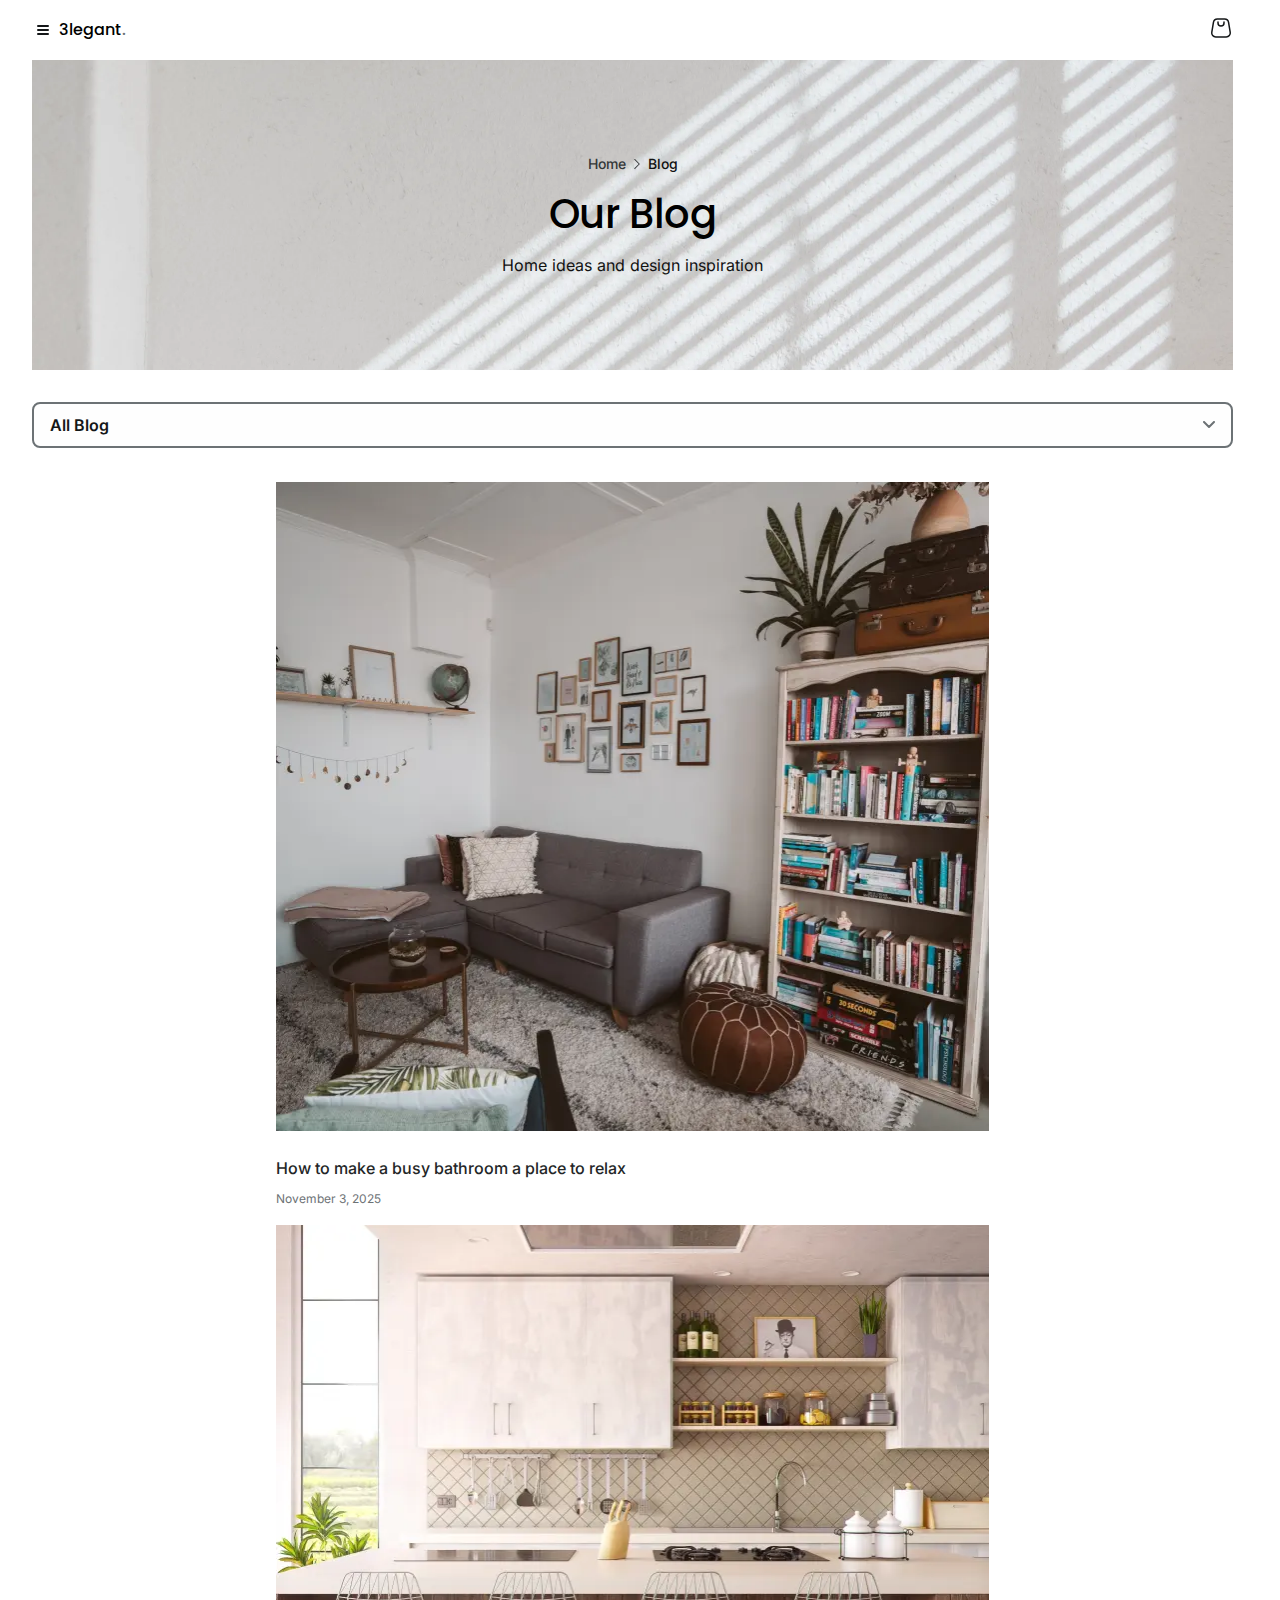
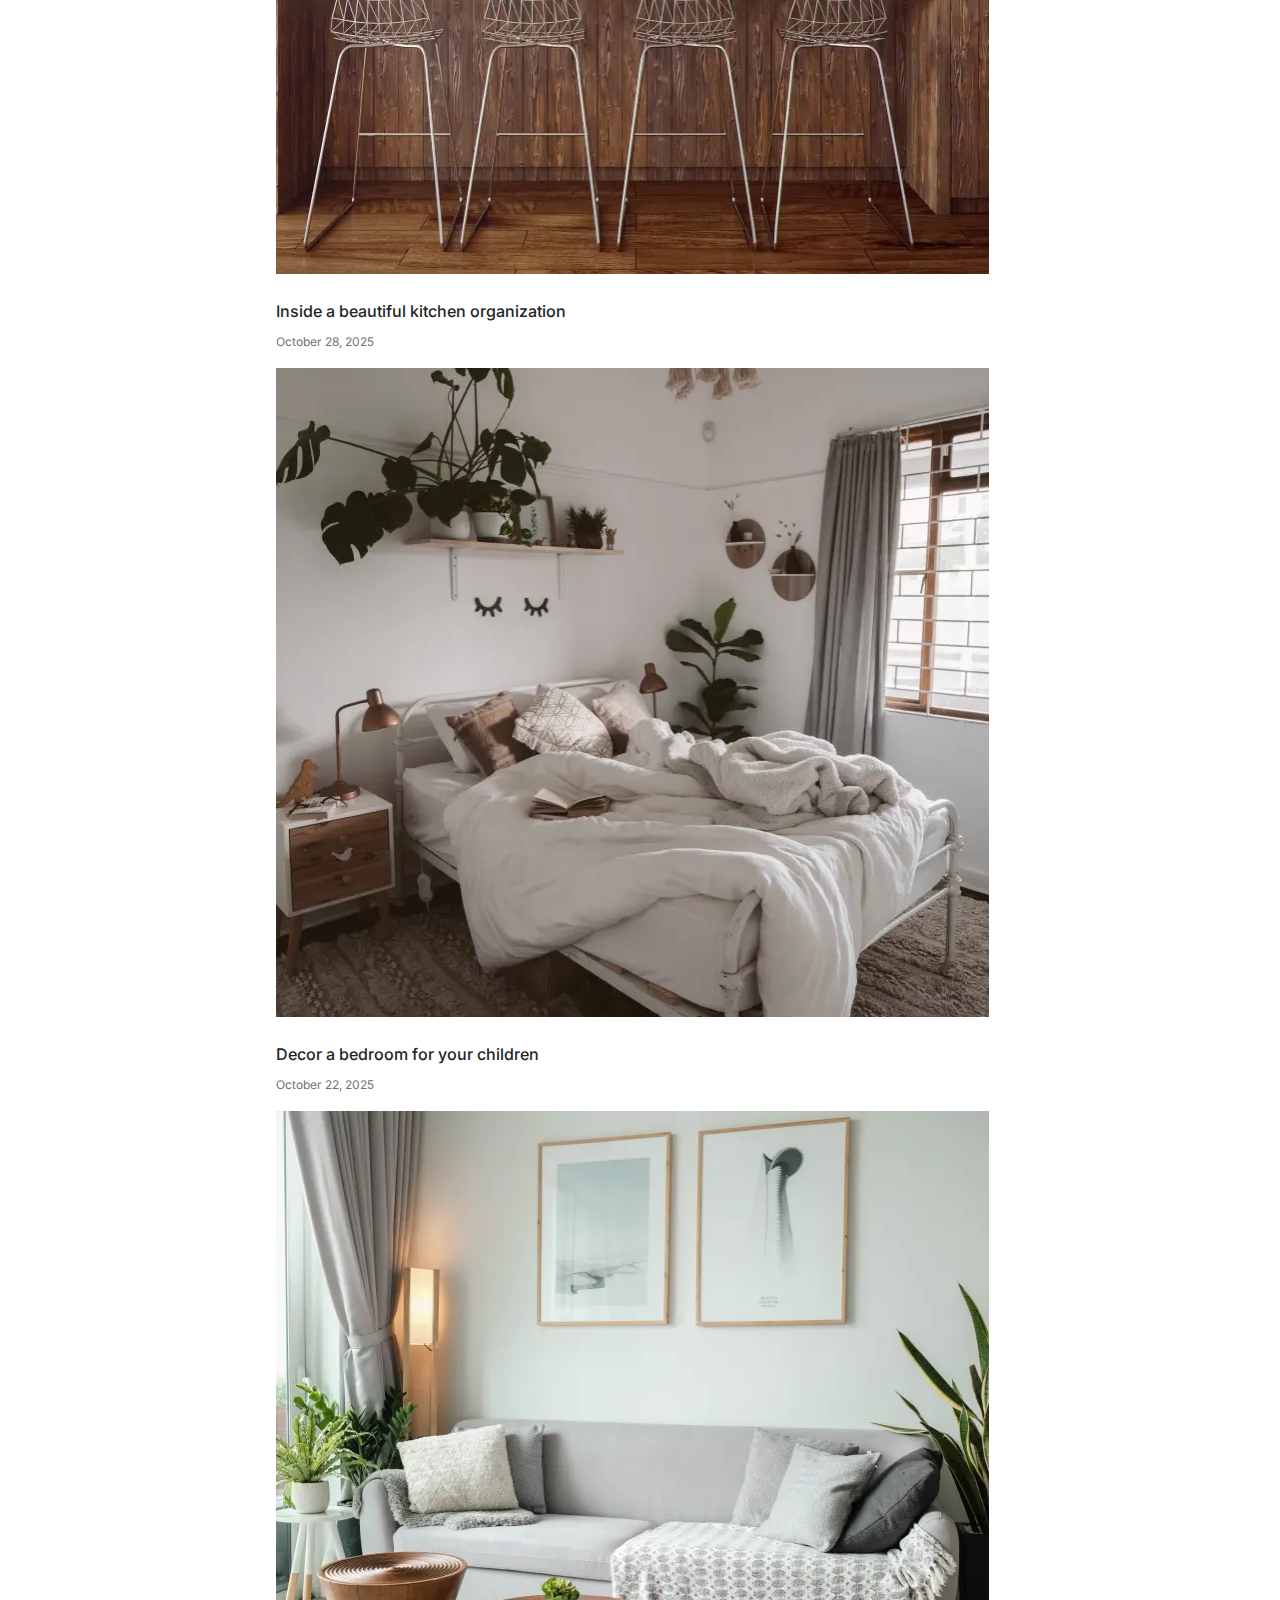
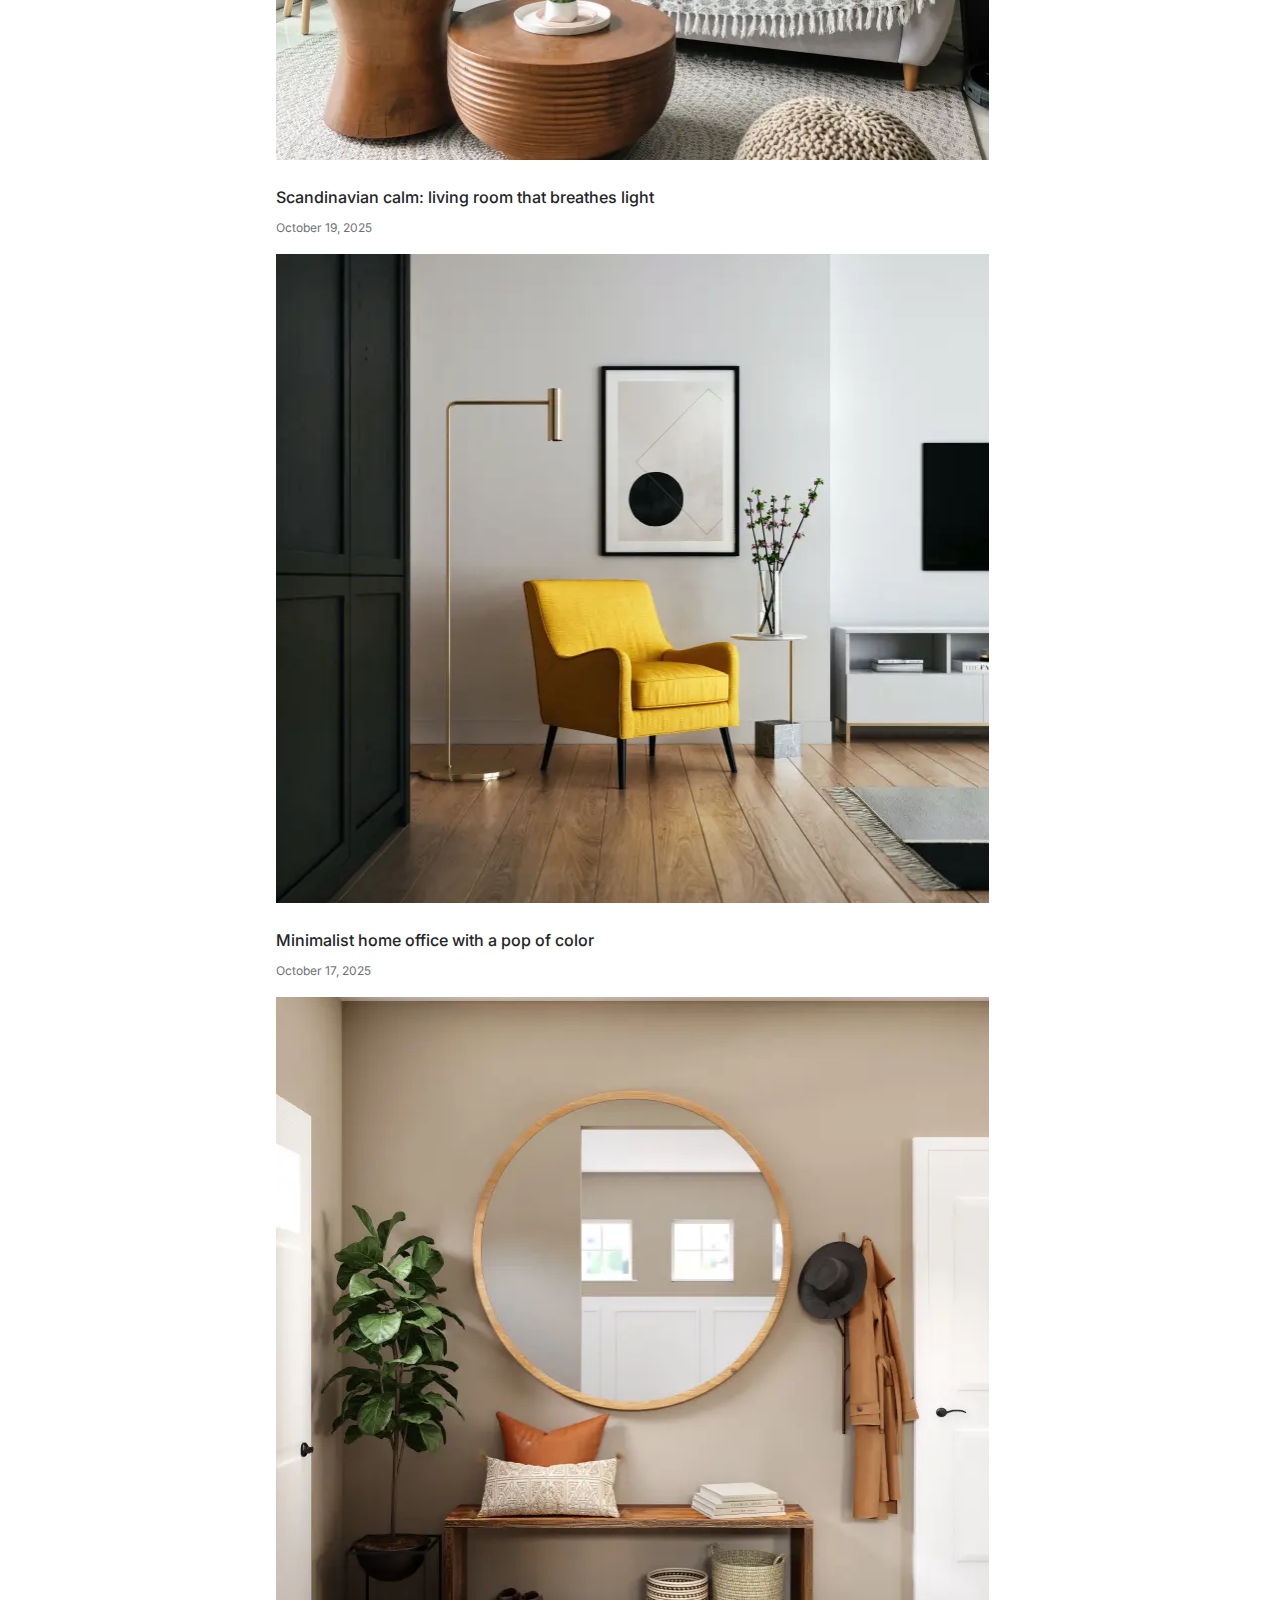
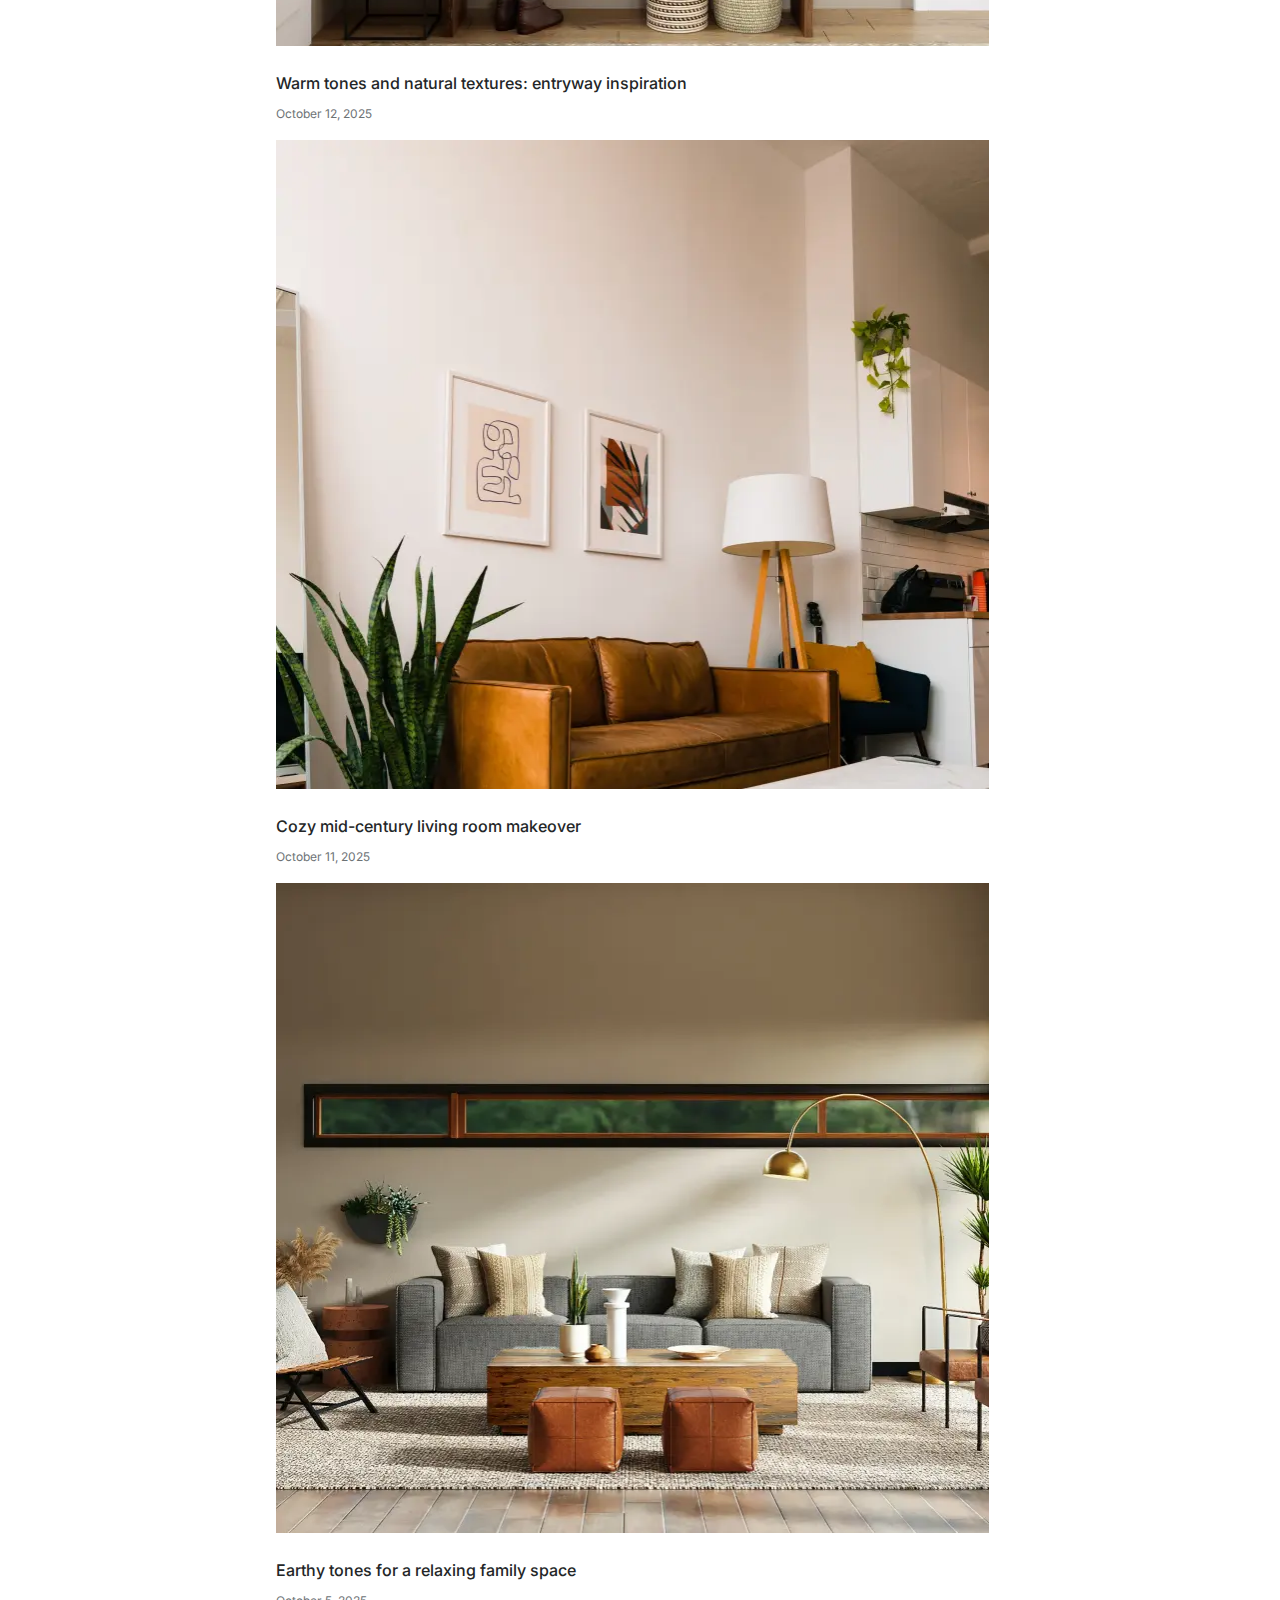
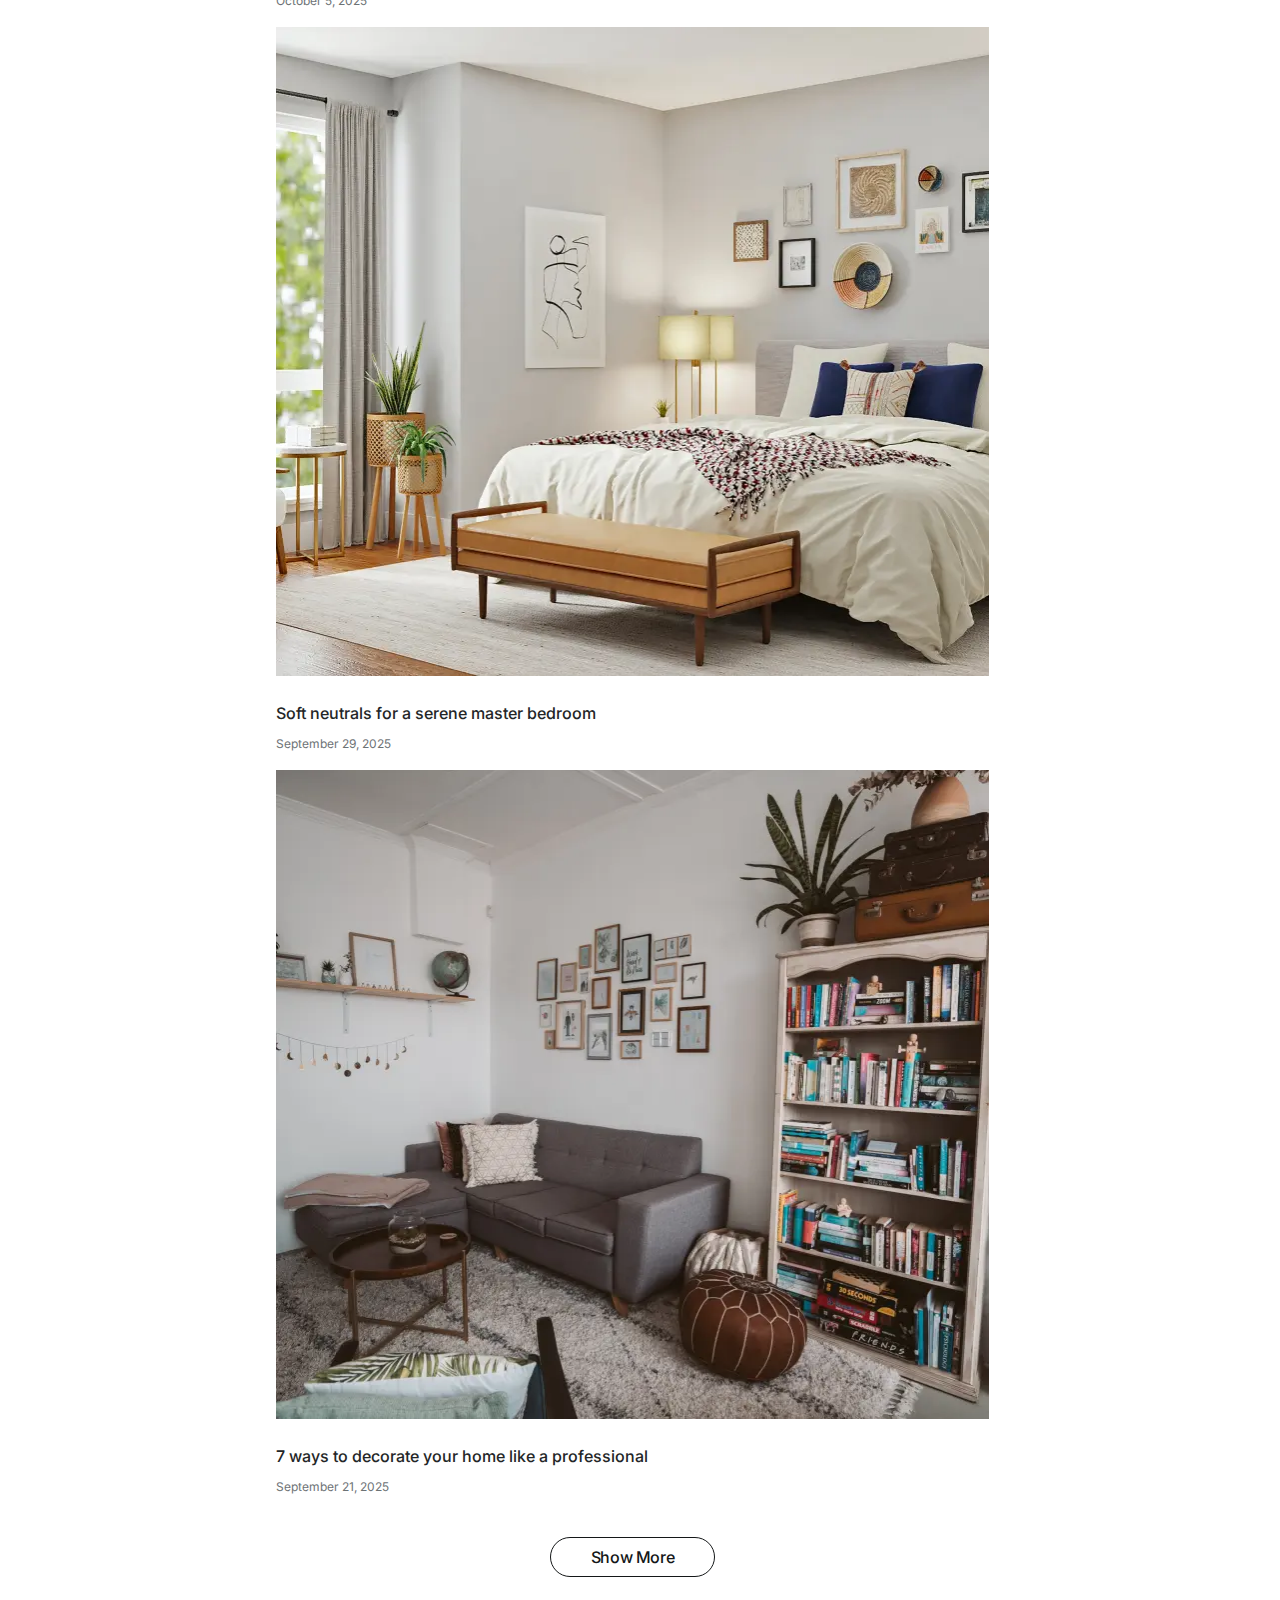
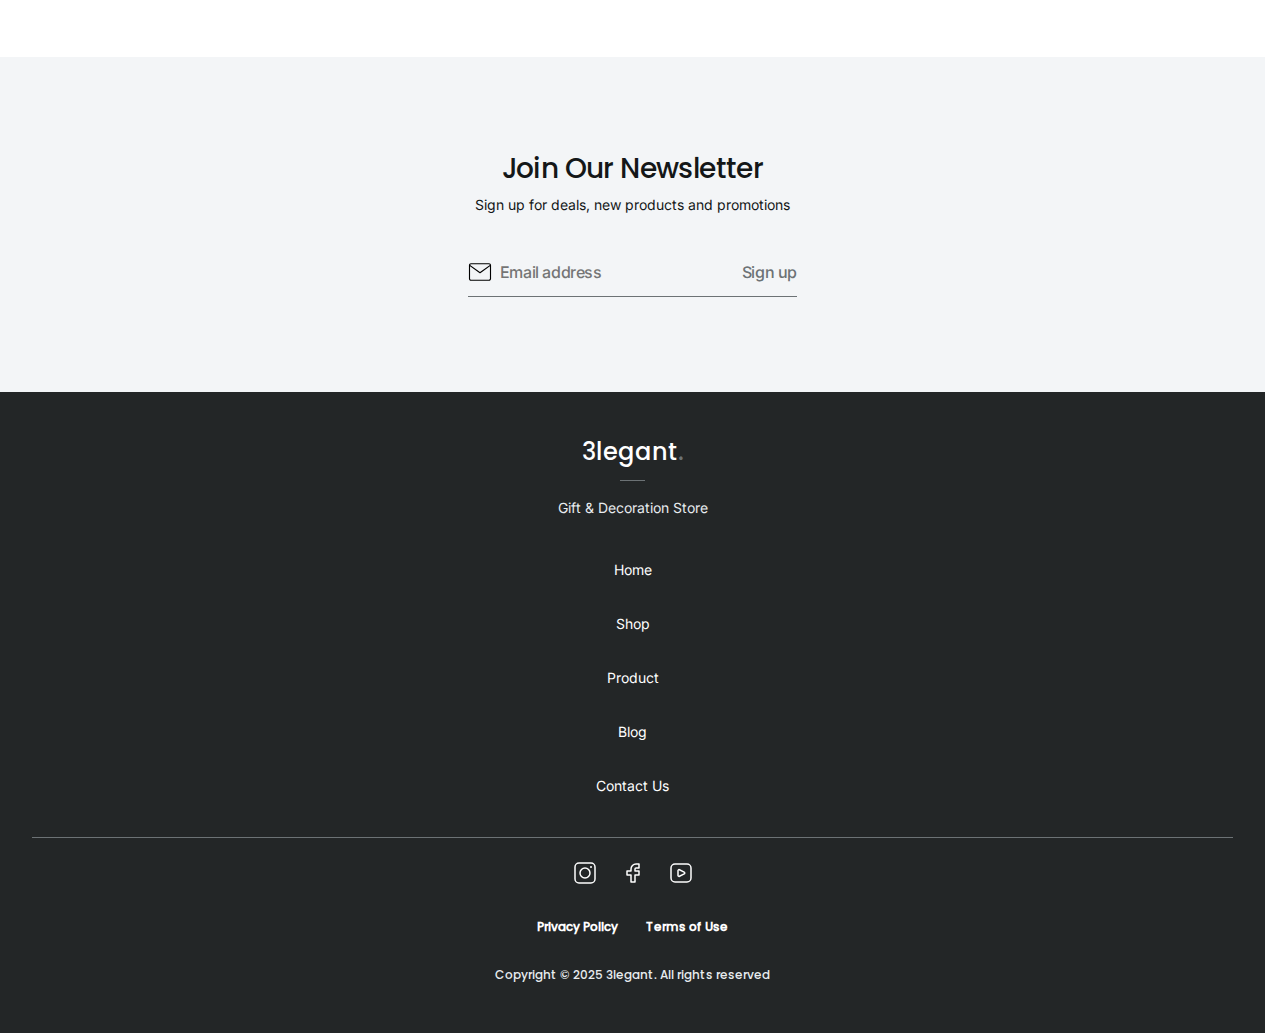
<file: blog.html>
<!DOCTYPE html>
<html lang="en">
  <head>
    <meta charset="UTF-8" />
    <meta name="viewport" content="width=device-width, initial-scale=1.0" />
    <title>3legant Shop | Blog</title>
    <link rel="icon" href="images/favicon.svg" />
    <link rel="stylesheet" href="css/style.css" />
    <script src="js/main.js" defer></script>
  </head>

  <body class="blog-page">
    <!-- Header  -->

    <header class="header">
      <div class="header__left">
        <button class="header__hamburger" aria-label="Toggle menu">
          <span
            class="header__hamburger-line header__hamburger-line--top"
          ></span>
          <span
            class="header__hamburger-line header__hamburger-line--middle"
          ></span>
          <span
            class="header__hamburger-line header__hamburger-line--bottom"
          ></span>
        </button>
        <a href="index.html" class="header__logo">
          <span class="logo">3legant<span class="logo__dot">.</span></span>
        </a>
      </div>
      <div class="header__right">
        <a href="/cart" class="header__cart">
          <svg
            viewBox="0 0 24 24"
            xmlns="http://www.w3.org/2000/svg"
            xmlns:xlink="http://www.w3.org/1999/xlink"
            width="24.000000"
            height="24.000000"
            fill="none"
          >
            <rect
              id="outline/shopping bag"
              width="24.000000"
              height="24.000000"
              x="0.000000"
              y="0.000000"
            />
            <path
              id="Rectangle 773"
              d="M15 6L15 7C15 8.65685 13.6569 10 12 10C10.3431 10 9 8.65685 9 7L9 6"
              stroke="rgb(20,23,24)"
              stroke-linecap="round"
              stroke-linejoin="round"
              stroke-width="1.5"
            />
            <path
              id="Rectangle 772"
              d="M15.6116 3C17.5669 3 19.2357 4.41365 19.5572 6.3424L21.2238 16.3424C21.6302 18.7805 19.75 21 17.2783 21L6.72194 21C4.25018 21 2.37001 18.7805 2.77636 16.3424L4.44303 6.3424C4.76449 4.41365 6.43325 3 8.3886 3L15.6116 3Z"
              fill-rule="evenodd"
              stroke="rgb(20,23,24)"
              stroke-linejoin="round"
              stroke-width="1.5"
            />
          </svg>
        </a>
      </div>
      <div class="header__mobile-menu">
        <div class="mobile-menu__top">
          <div class="mobile-menu__topline">
            <a href="index.html" class="mobile-menu__logo">
              <span class="logo">3legant<span class="logo__dot">.</span></span>
            </a>
            <button class="mobile-menu__close-button">
              <svg
                class="mobile-menu__close-icon"
                fill="#343839"
                height="14px"
                width="14px"
                version="1.1"
                id="Capa_1"
                xmlns="http://www.w3.org/2000/svg"
                xmlns:xlink="http://www.w3.org/1999/xlink"
                viewBox="0 0 460.775 460.775"
                xml:space="preserve"
                stroke="#343839"
              >
                <path
                  d="M285.08,230.397L456.218,59.27c6.076-6.077,6.076-15.911,0-21.986L423.511,4.565c-2.913-2.911-6.866-4.55-10.992-4.55 c-4.127,0-8.08,1.639-10.993,4.55l-171.138,171.14L59.25,4.565c-2.913-2.911-6.866-4.55-10.993-4.55 c-4.126,0-8.08,1.639-10.992,4.55L4.558,37.284c-6.077,6.075-6.077,15.909,0,21.986l171.138,171.128L4.575,401.505 c-6.074,6.077-6.074,15.911,0,21.986l32.709,32.719c2.911,2.911,6.865,4.55,10.992,4.55c4.127,0,8.08-1.639,10.994-4.55 l171.117-171.12l171.118,171.12c2.913,2.911,6.866,4.55,10.993,4.55c4.128,0,8.081-1.639,10.992-4.55l32.709-32.719 c6.074-6.075,6.074-15.909,0-21.986L285.08,230.397z"
                ></path>
              </svg>
            </button>
          </div>
          <form class="mobile-menu__search-form" action="/search" method="get">
            <div class="search-wrapper">
              <svg
                class="search-form__icon"
                viewBox="0 0 21.5031 21.5031"
                xmlns="http://www.w3.org/2000/svg"
                xmlns:xlink="http://www.w3.org/1999/xlink"
                width="21.503052"
                height="21.503052"
                fill="none"
              >
                <path
                  id="Vector"
                  d="M10.25 0.75C5.00329 0.75 0.75 5.00329 0.75 10.25C0.75 15.4967 5.00329 19.75 10.25 19.75C15.4967 19.75 19.75 15.4967 19.75 10.25C19.75 5.00329 15.4967 0.75 10.25 0.75ZM17.25 17.25L20.75 20.75"
                  fill-rule="evenodd"
                  stroke="rgb(20,23,24)"
                  stroke-linecap="round"
                  stroke-linejoin="round"
                  stroke-width="1.5"
                />
              </svg>
              <input
                type="text"
                name="q"
                class="search-input"
                placeholder="Search"
              />
            </div>
          </form>
          <nav class="mobile-menu__nav">
            <ul class="mobile-menu__navigation">
              <li>
                <a href="index.html" class="mobile-menu__navigation-link"
                  >Home</a
                >
              </li>
              <li><a href="shop.html" class="mobile-menu__navigation-link">Shop</a></li>
              <li>
                <a href="#" class="mobile-menu__navigation-link">Product</a>
              </li>
              <li>
                <a href="#" class="mobile-menu__navigation-link">Contact Us</a>
              </li>
            </ul>
          </nav>
        </div>
        <div class="mobile-menu__bottom">
          <ul class="mobile-menu__bottom-actions">
            <li class="mobile-menu__bottom-item">
              <span class="mobile-menu__bottom-item-name">Cart</span>
              <button class="mobile-menu__bottom-item-button" aria-label="Cart">
                <svg
                  viewBox="0 0 24 24"
                  xmlns="http://www.w3.org/2000/svg"
                  xmlns:xlink="http://www.w3.org/1999/xlink"
                  width="24.000000"
                  height="24.000000"
                  fill="none"
                >
                  <rect
                    id="outline/shopping bag"
                    width="24.000000"
                    height="24.000000"
                    x="0.000000"
                    y="0.000000"
                  />
                  <path
                    id="Rectangle 773"
                    d="M15 6L15 7C15 8.65685 13.6569 10 12 10C10.3431 10 9 8.65685 9 7L9 6"
                    stroke="rgb(20,23,24)"
                    stroke-linecap="round"
                    stroke-linejoin="round"
                    stroke-width="1.5"
                  />
                  <path
                    id="Rectangle 772"
                    d="M15.6116 3C17.5669 3 19.2357 4.41365 19.5572 6.3424L21.2238 16.3424C21.6302 18.7805 19.75 21 17.2783 21L6.72194 21C4.25018 21 2.37001 18.7805 2.77636 16.3424L4.44303 6.3424C4.76449 4.41365 6.43325 3 8.3886 3L15.6116 3Z"
                    fill-rule="evenodd"
                    stroke="rgb(20,23,24)"
                    stroke-linejoin="round"
                    stroke-width="1.5"
                  />
                </svg>
              </button>
            </li>

            <li class="mobile-menu__bottom-item">
              <span class="mobile-menu__bottom-item-name">Wishlist</span>
              <button
                class="mobile-menu__bottom-item-button"
                aria-label="Wishlist"
              >
                <svg
                  viewBox="0 0 24 24"
                  xmlns="http://www.w3.org/2000/svg"
                  xmlns:xlink="http://www.w3.org/1999/xlink"
                  width="24.000000"
                  height="24.000000"
                  fill="none"
                >
                  <rect
                    id="icons/Heart/Line"
                    width="24.000000"
                    height="24.000000"
                    x="0.000000"
                    y="0.000000"
                  />
                  <path
                    id="Shape"
                    d="M12.6924 6.91706C12.3055 7.28838 11.6945 7.28838 11.3076 6.91706L10.6152 6.2526C9.80477 5.47487 8.70994 5 7.5 5C5.01472 5 3 7.01472 3 9.5C3 11.8826 4.28979 13.8501 6.15176 15.4666C8.01532 17.0844 10.2434 18.1574 11.5746 18.7051C11.853 18.8196 12.147 18.8196 12.4254 18.7051C13.7566 18.1574 15.9847 17.0844 17.8482 15.4666C19.7102 13.85 21 11.8826 21 9.5C21 7.01472 18.9853 5 16.5 5C15.2901 5 14.1952 5.47487 13.3848 6.2526L12.6924 6.91706ZM12 4.80957C10.8321 3.6888 9.24649 3 7.5 3C3.91015 3 1 5.91015 1 9.5C1 15.8683 7.97034 19.385 10.8138 20.5547C11.5796 20.8697 12.4204 20.8697 13.1862 20.5547C16.0297 19.385 23 15.8682 23 9.5C23 5.91015 20.0899 3 16.5 3C14.7535 3 13.1679 3.6888 12 4.80957Z"
                    fill="rgb(20,23,24)"
                    fill-rule="evenodd"
                  />
                </svg>
              </button>
            </li>
          </ul>
          <button class="mobile-menu__sign-in-button">Sign In</button>
          <div class="mobile-menu__social-icons">
            <button class="social-icons__button">
              <a
                href="https://www.instagram.com/"
                target="_blank"
                class="social-icons__link"
              >
                <svg
                  viewBox="0 0 24 24"
                  xmlns="http://www.w3.org/2000/svg"
                  xmlns:xlink="http://www.w3.org/1999/xlink"
                  width="24.000000"
                  height="24.000000"
                  fill="none"
                >
                  <rect
                    id="social/outline/instagram"
                    width="24.000000"
                    height="24.000000"
                    x="0.000000"
                    y="0.000000"
                    fill="rgb(255,255,255)"
                    fill-opacity="0"
                  />
                  <rect
                    id="Vector"
                    width="20.000000"
                    height="20.000000"
                    x="2.000000"
                    y="2.000000"
                    rx="4.000000"
                    stroke="rgb(20,23,24)"
                    stroke-width="1.5"
                  />
                  <circle
                    id="Vector"
                    cx="18"
                    cy="6"
                    r="1"
                    fill="rgb(20,23,24)"
                  />
                  <circle
                    id="Vector"
                    cx="12"
                    cy="12"
                    r="5"
                    stroke="rgb(20,23,24)"
                    stroke-width="1.5"
                  />
                </svg>
              </a>
            </button>
            <button class="social-icons__button">
              <a
                href="https://www.facebook.com//"
                target="_blank"
                class="social-icons__link"
              >
                <svg
                  viewBox="0 0 24 24"
                  xmlns="http://www.w3.org/2000/svg"
                  xmlns:xlink="http://www.w3.org/1999/xlink"
                  width="24.000000"
                  height="24.000000"
                  fill="none"
                >
                  <rect
                    id="social/outline/facebook"
                    width="24.000000"
                    height="24.000000"
                    x="0.000000"
                    y="0.000000"
                  />
                  <path
                    id="Vector 2998"
                    d="M18 3L18 7L15 7C14.4477 7 14 7.44772 14 8L14 10L18 10L18 14L14 14L14 21L10 21L10 14L6 14L6 10L10 10L10 8C10 5.23858 12.2386 3 15 3L18 3Z"
                    stroke="rgb(20,23,24)"
                    stroke-linecap="round"
                    stroke-linejoin="round"
                    stroke-width="1.5"
                  />
                </svg>
              </a>
            </button>
            <button class="social-icons__button">
              <a
                href="https://www.youtube.com/"
                target="_blank"
                class="social-icons__link"
              >
                <svg
                  viewBox="0 0 24 24"
                  xmlns="http://www.w3.org/2000/svg"
                  xmlns:xlink="http://www.w3.org/1999/xlink"
                  width="24.000000"
                  height="24.000000"
                  fill="none"
                >
                  <rect
                    id="social/outline/youtube"
                    width="24.000000"
                    height="24.000000"
                    x="0.000000"
                    y="0.000000"
                  />
                  <rect
                    id="Rectangle 1083"
                    width="20.000000"
                    height="18.000000"
                    x="2.000000"
                    y="3.000000"
                    rx="4.000000"
                    stroke="rgb(20,23,24)"
                    stroke-width="1.5"
                  />
                  <path
                    id="Vector 2900"
                    d="M10.4472 8.72361C9.78231 8.39116 9 8.87465 9 9.61803L9 14.382C9 15.1253 9.78231 15.6088 10.4472 15.2764L15.2111 12.8944C15.9482 12.5259 15.9482 11.4741 15.2111 11.1056L10.4472 8.72361Z"
                    stroke="rgb(20,23,24)"
                    stroke-linecap="round"
                    stroke-width="1.5"
                  />
                </svg>
              </a>
            </button>
          </div>
        </div>
      </div>
    </header>

    <!-- Main -->
    <main class="main">
      <!-- Page Header -->

      <section class="page-header page-header--blog">
        <nav class="page-header__breadcrumbs">
          <a href="index.html" class="breadcrumbs__link">Home</a>
          <div class="breadcrumbs__separator">
            <svg
              fill="rgba(52, 56, 57, 1)"
              height="10px"
              width="10px"
              version="1.1"
              id="Layer_1"
              xmlns="http://www.w3.org/2000/svg"
              xmlns:xlink="http://www.w3.org/1999/xlink"
              viewBox="0 0 512 512"
              xml:space="preserve"
              stroke="rgba(52, 56, 57, 1)"
            >
              <g id="SVGRepo_iconCarrier">
                <g>
                  <g>
                    <path
                      d="M388.418,240.915L153.752,6.248c-8.331-8.331-21.839-8.331-30.17,0c-8.331,8.331-8.331,21.839,0,30.17L343.163,256 L123.582,475.582c-8.331,8.331-8.331,21.839,0,30.17c8.331,8.331,21.839,8.331,30.17,0l234.667-234.667 C396.749,262.754,396.749,249.246,388.418,240.915z"
                    ></path>
                  </g>
                </g>
              </g>
            </svg>
          </div>
          <a href="blog.html" class="breadcrumbs__current">Blog</a>
        </nav>
        <h1 class="page-header__title page-header__title--blog">Our Blog</h1>
        <p class="page-header__subtitle page-header-subtitle--blog">
          Home ideas and design inspiration
        </p>
      </section>

      <!-- Blog Filter -->

      <div class="blog-filter flow-dropdown-filter">
        <button class="blog-filter__button filter-button">
          <span class="blog-filter__title filter-title">All Blog</span>
          <svg
            width="12"
            height="8"
            viewBox="0 0 12 8"
            fill="none"
            xmlns="http://www.w3.org/2000/svg"
          >
            <path
              d="M1 1L6 6L11 1"
              stroke="#6C7275"
              stroke-width="2"
              stroke-linecap="round"
              stroke-linejoin="round"
            />
          </svg>
        </button>
        <ul class="blog-filter__options filter-options">
          <li class="blog-filter__option filter-option">All Blog</li>
          <li class="blog-filter__option filter-option">Featured</li>
          <li class="blog-filter__option filter-option">Home Decor</li>
          <li class="blog-filter__option filter-option">Interior Design</li>
          <li class="blog-filter__option filter-option">Tips & Inspiration</li>
        </ul>
      </div>

      <!-- Blog Posts -->

      <section class="blog-posts">
        <div class="blog-posts__grid">
          <article class="blog-post">
            <a href="blog/article-1.html" class="blog-post__link">
              <img
                src="images/blog-posts-images/blog-post-image-1.webp"
                alt=""
                class="blog-post__image"
              />
              <h4 class="blog-post__title">
                How to make a busy bathroom a place to relax
              </h4>
              <time datetime="2025-11-03" class="blog-post__date">
                November 3, 2025
              </time>
            </a>
          </article>

          <article class="blog-post">
            <a href="blog/article-2.html" class="blog-post__link">
              <img
                src="images/blog-posts-images/blog-post-image-2.webp"
                alt=""
                class="blog-post__image"
              />
              <h4 class="blog-post__title">
                Inside a beautiful kitchen organization
              </h4>
              <time datetime="2025-10-28" class="blog-post__date"
                >October 28, 2025</time
              >
            </a>
          </article>

          <article class="blog-post">
            <a href="blog/article-3.html" class="blog-post__link">
              <img
                src="images/blog-posts-images/blog-post-image-3.webp"
                alt=""
                class="blog-post__image"
              />
              <h4 class="blog-post__title">
                Decor a bedroom for your children
              </h4>
              <time datetime="2025-10-22" class="blog-post__date"
                >October 22, 2025</time
              >
            </a>
          </article>

          <article class="blog-post">
            <a href="blog/article-4.html" class="blog-post__link">
              <img
                src="images/blog-posts-images/blog-post-image-4.webp"
                alt=""
                class="blog-post__image"
              />
              <h4 class="blog-post__title">
                Scandinavian calm: living room that breathes light
              </h4>
              <time datetime="2025-10-19" class="blog-post__date"
                >October 19, 2025</time
              >
            </a>
          </article>

          <article class="blog-post">
            <a href="blog/article-5.html" class="blog-post__link">
              <img
                src="images/blog-posts-images/blog-post-image-5.webp"
                alt=""
                class="blog-post__image"
              />
              <h4 class="blog-post__title">
                Minimalist home office with a pop of color
              </h4>
              <time datetime="2025-10-17" class="blog-post__date"
                >October 17, 2025</time
              >
            </a>
          </article>

          <article class="blog-post">
            <a href="blog/article-6.html" class="blog-post__link">
              <img
                src="images/blog-posts-images/blog-post-image-6.webp"
                alt=""
                class="blog-post__image"
              />
              <h4 class="blog-post__title">
                Warm tones and natural textures: entryway inspiration
              </h4>
              <time datetime="2025-10-12" class="blog-post__date"
                >October 12, 2025</time
              >
            </a>
          </article>

          <article class="blog-post">
            <a href="blog/article-7.html" class="blog-post__link">
              <img
                src="images/blog-posts-images/blog-post-image-7.webp"
                alt=""
                class="blog-post__image"
              />
              <h4 class="blog-post__title">
                Cozy mid-century living room makeover
              </h4>
              <time datetime="2025-10-11" class="blog-post__date"
                >October 11, 2025</time
              >
            </a>
          </article>

          <article class="blog-post">
            <a href="blog/article-8.html" class="blog-post__link">
              <img
                src="images/blog-posts-images/blog-post-image-8.webp"
                alt=""
                class="blog-post__image"
              />
              <h4 class="blog-post__title">
                Earthy tones for a relaxing family space
              </h4>
              <time datetime="2025-10-05" class="blog-post__date"
                >October 5, 2025</time
              >
            </a>
          </article>

          <article class="blog-post">
            <a href="blog/article-9.html" class="blog-post__link">
              <img
                src="images/blog-posts-images/blog-post-image-9.webp"
                alt=""
                class="blog-post__image"
              />
              <h4 class="blog-post__title">
                Soft neutrals for a serene master bedroom
              </h4>
              <time datetime="2025-09-29" class="blog-post__date"
                >September 29, 2025</time
              >
            </a>
          </article>

          <article class="blog-post">
            <a href="blog/article-10.html" class="blog-post__link">
              <img
                src="images/blog-posts-images/blog-post-image-10.webp"
                alt=""
                class="blog-post__image"
              />
              <h4 class="blog-post__title">
                7 ways to decorate your home like a professional
              </h4>
              <time datetime="2025-09-21" class="blog-post__date"
                >September 21, 2025</time
              >
            </a>
          </article>
        </div>

        <button class="button blog-posts__button">Show More</button>
      </section>

      <!-- Newsletter -->

      <section class="newsletter">
        <div class="newsletter__header">
          <span class="newsletter__title">Join Our Newsletter</span>
          <p class="newsletter__description">
            Sign up for deals, new products and promotions
          </p>
        </div>
        <form class="newsletter__form">
          <div class="newsletter__field">
            <label for="newsletter-email" class="newsletter__label"
              ><svg
                fill="#000000"
                width="24px"
                height="24px"
                viewBox="0 0 32 32"
                version="1.1"
                xmlns="http://www.w3.org/2000/svg"
              >
                <g id="SVGRepo_iconCarrier">
                  <title>envelope</title>
                  <path
                    d="M28 4.25h-24c-1.518 0.002-2.748 1.232-2.75 2.75v18c0.002 1.518 1.232 2.748 2.75 2.75h24c1.518-0.002 2.748-1.232 2.75-2.75v-18c-0.002-1.518-1.232-2.748-2.75-2.75h-0zM4 5.75h24c0.563 0.005 1.036 0.386 1.18 0.904l0.002 0.009-13.182 9.416-13.182-9.416c0.146-0.527 0.619-0.908 1.181-0.913h0.001zM28 26.25h-24c-0.69-0.001-1.249-0.56-1.25-1.25v-16.543l12.814 9.153c0.014 0.010 0.032 0.006 0.046 0.015 0.108 0.073 0.24 0.118 0.382 0.123l0.001 0 0.005 0.002h0.002l0.005-0.002c0.143-0.005 0.275-0.051 0.386-0.125l-0.003 0.002c0.014-0.009 0.032-0.005 0.046-0.015l12.814-9.153v16.543c-0.001 0.69-0.56 1.249-1.25 1.25h-0z"
                  />
                </g>
              </svg>
            </label>
            <input
              type="email"
              id="newsletter-email"
              name="email"
              class="newsletter__input"
              placeholder="Email address"
              required
            />
            <button type="submit" class="newsletter__button">Sign up</button>
          </div>
        </form>
      </section>
    </main>

    <!-- Footer -->

    <footer class="footer">
      <div class="footer__header">
        <a href="#" class="footer__logo"
          >3legant<span class="logo__dot">.</span></a
        >
        <span class="footer__tagline">Gift & Decoration Store</span>
      </div>
      <nav class="footer__navigation">
        <ul class="footer__navigation-list">
          <li class="footer__navigation-item">
            <a href="#" class="footer__navigation-link">Home</a>
          </li>
          <li class="footer__navigation-item">
            <a href="shop.html" class="footer__navigation-link">Shop</a>
          </li>
          <li class="footer__navigation-item">
            <a href="#" class="footer__navigation-link">Product</a>
          </li>
          <li class="footer__navigation-item">
            <a href="blog.html" class="footer__navigation-link">Blog</a>
          </li>
          <li class="footer__navigation-item">
            <a href="#" class="footer__navigation-link">Contact Us</a>
          </li>
        </ul>
      </nav>
      <div class="footer__social-links">
        <a
          href="https://www.instagram.com/"
          target="_blank"
          class="footer__social-link"
        >
          <svg
            viewBox="0 0 24 24"
            xmlns="http://www.w3.org/2000/svg"
            xmlns:xlink="http://www.w3.org/1999/xlink"
            width="24.000000"
            height="24.000000"
            fill="none"
          >
            <rect
              id="social/outline/instagram"
              width="24.000000"
              height="24.000000"
              x="0.000000"
              y="0.000000"
              fill="rgb(255,255,255)"
              fill-opacity="0"
            />
            <rect
              id="Vector"
              width="20.000000"
              height="20.000000"
              x="2.000000"
              y="2.000000"
              rx="4.000000"
              stroke="rgb(254, 254, 254)"
              stroke-width="1.5"
            />
            <circle
              id="Vector"
              cx="18"
              cy="6"
              r="1"
              fill="rgb(254, 254, 254)"
            />
            <circle
              id="Vector"
              cx="12"
              cy="12"
              r="5"
              stroke="rgb(254, 254, 254)"
              stroke-width="1.5"
            />
          </svg>
        </a>
        <a
          href="https://www.facebook.com//"
          target="_blank"
          class="footer__social-link"
        >
          <svg
            viewBox="0 0 24 24"
            xmlns="http://www.w3.org/2000/svg"
            xmlns:xlink="http://www.w3.org/1999/xlink"
            width="24.000000"
            height="24.000000"
            fill="none"
          >
            <rect
              id="social/outline/facebook"
              width="24.000000"
              height="24.000000"
              x="0.000000"
              y="0.000000"
            />
            <path
              id="Vector 2998"
              d="M18 3L18 7L15 7C14.4477 7 14 7.44772 14 8L14 10L18 10L18 14L14 14L14 21L10 21L10 14L6 14L6 10L10 10L10 8C10 5.23858 12.2386 3 15 3L18 3Z"
              stroke="rgb(254, 254, 254)"
              stroke-linecap="round"
              stroke-linejoin="round"
              stroke-width="1.5"
            />
          </svg>
        </a>
        <a
          href="https://www.youtube.com/"
          target="_blank"
          class="footer__social-link"
        >
          <svg
            viewBox="0 0 24 24"
            xmlns="http://www.w3.org/2000/svg"
            xmlns:xlink="http://www.w3.org/1999/xlink"
            width="24.000000"
            height="24.000000"
            fill="none"
          >
            <rect
              id="social/outline/youtube"
              width="24.000000"
              height="24.000000"
              x="0.000000"
              y="0.000000"
            />
            <rect
              id="Rectangle 1083"
              width="20.000000"
              height="18.000000"
              x="2.000000"
              y="3.000000"
              rx="4.000000"
              stroke="rgb(254, 254, 254)"
              stroke-width="1.5"
            />
            <path
              id="Vector 2900"
              d="M10.4472 8.72361C9.78231 8.39116 9 8.87465 9 9.61803L9 14.382C9 15.1253 9.78231 15.6088 10.4472 15.2764L15.2111 12.8944C15.9482 12.5259 15.9482 11.4741 15.2111 11.1056L10.4472 8.72361Z"
              stroke="rgb(254, 254, 254)"
              stroke-linecap="round"
              stroke-width="1.5"
            />
          </svg>
        </a>
      </div>
      <div class="footer__legal">
        <span class="footer_privacy-policy">Privacy Policy</span>
        <span class="footer__terms-of-use">Terms of Use</span>
      </div>
      <span class="footer__copyright"
        >Copyright © 2025 3legant. All rights reserved</span
      >
    </footer>
  </body>
</html>
</file>
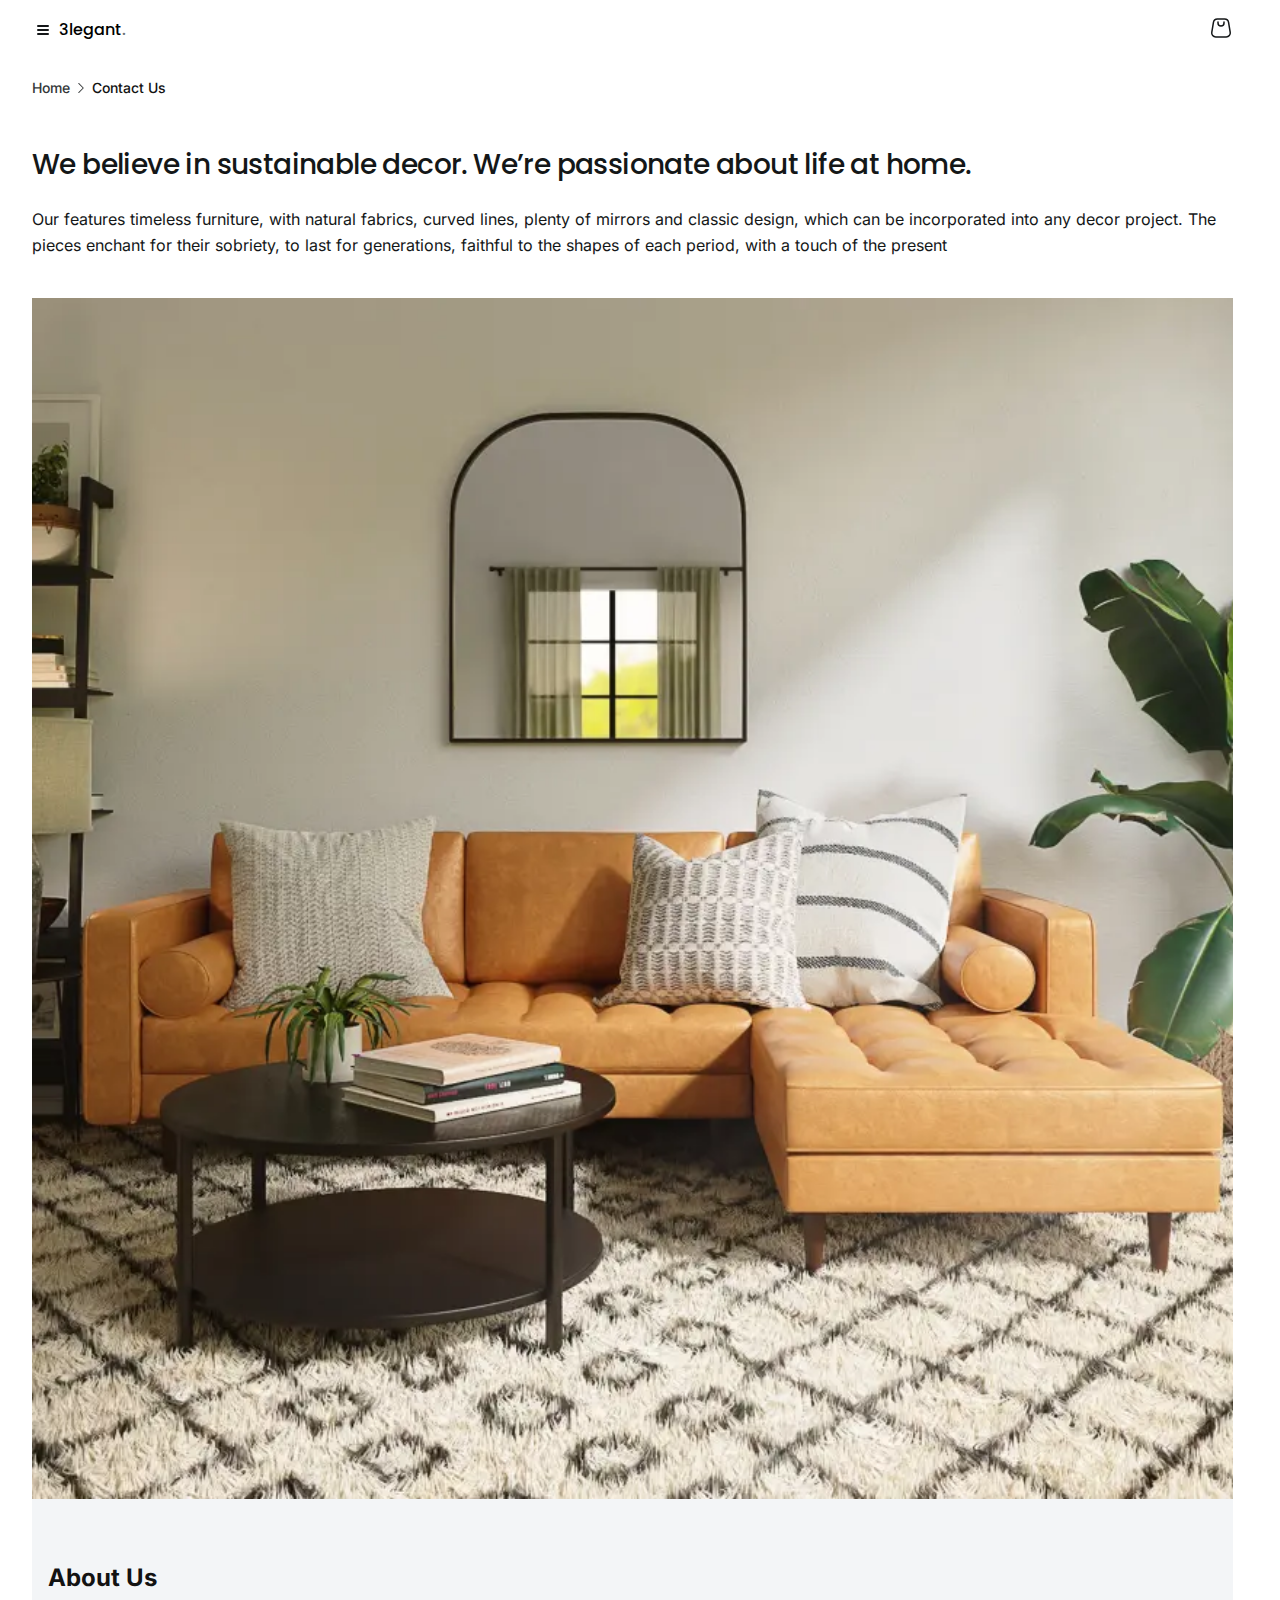
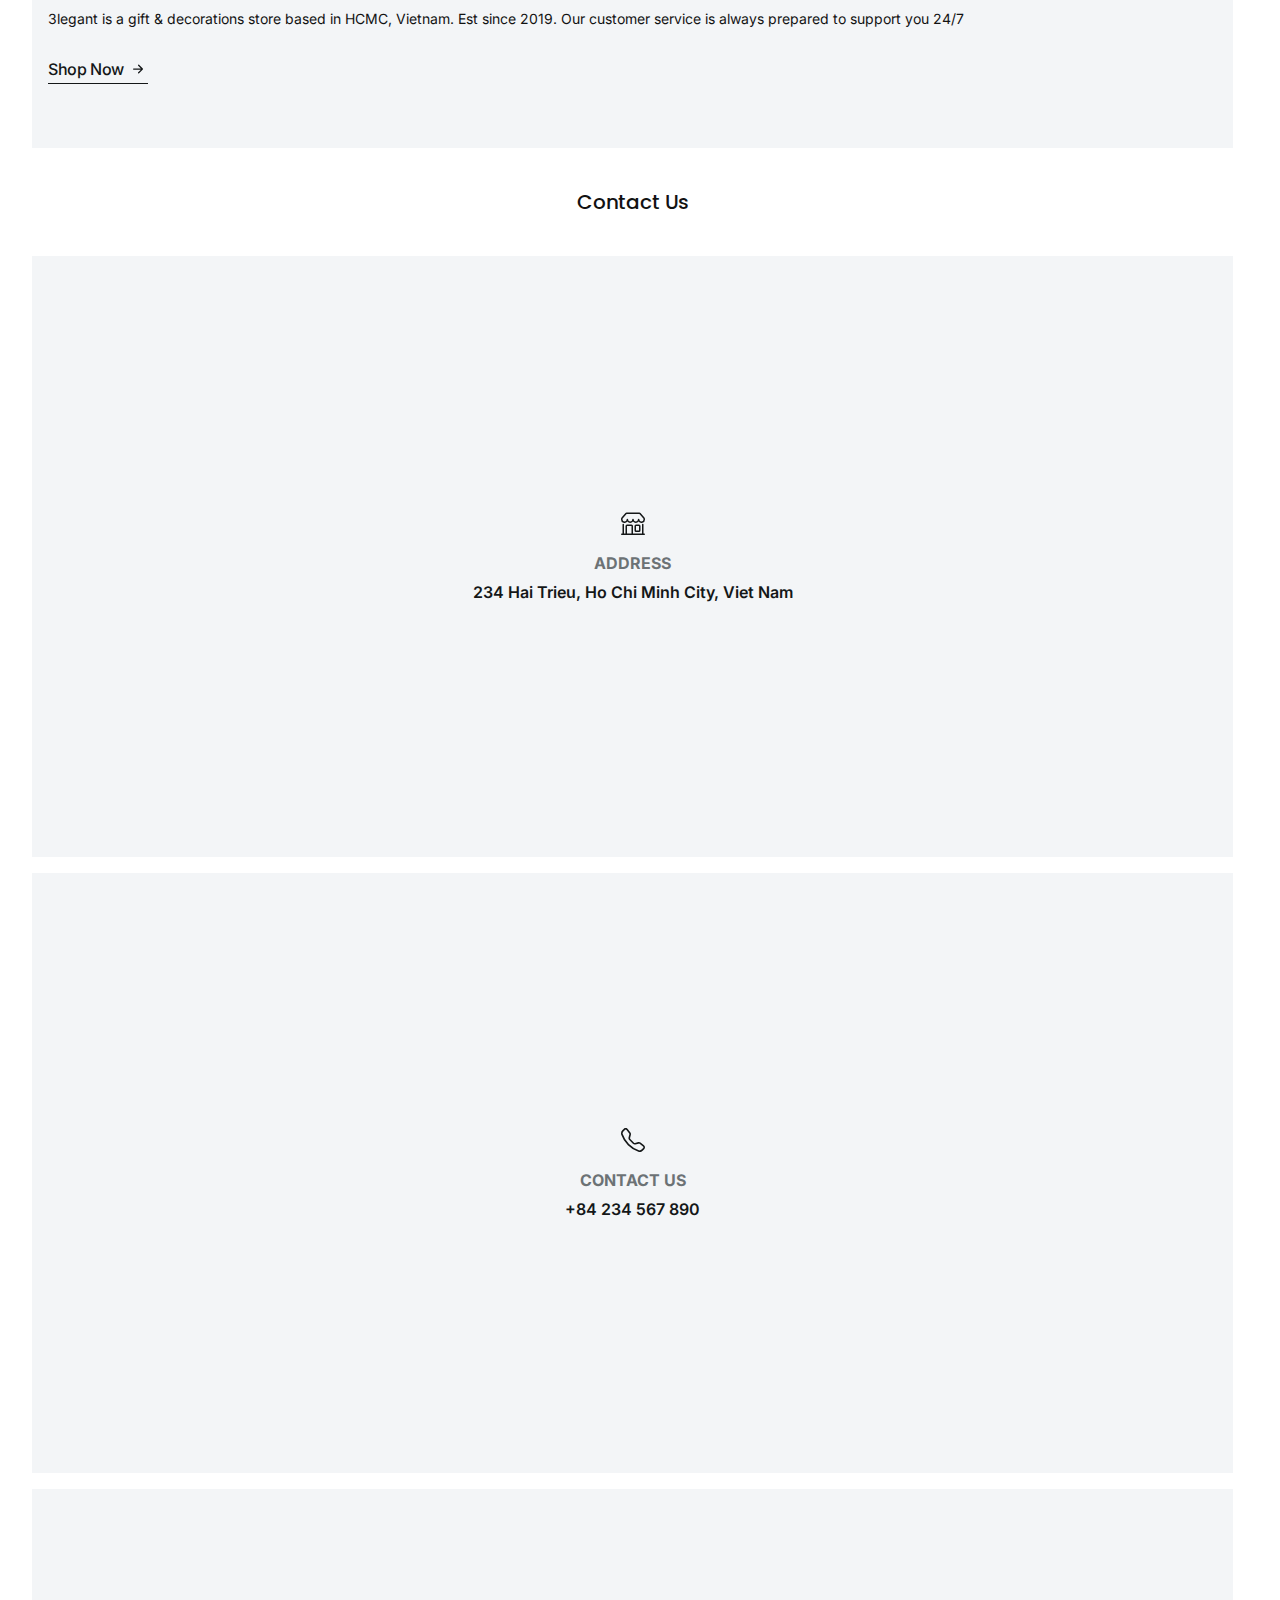
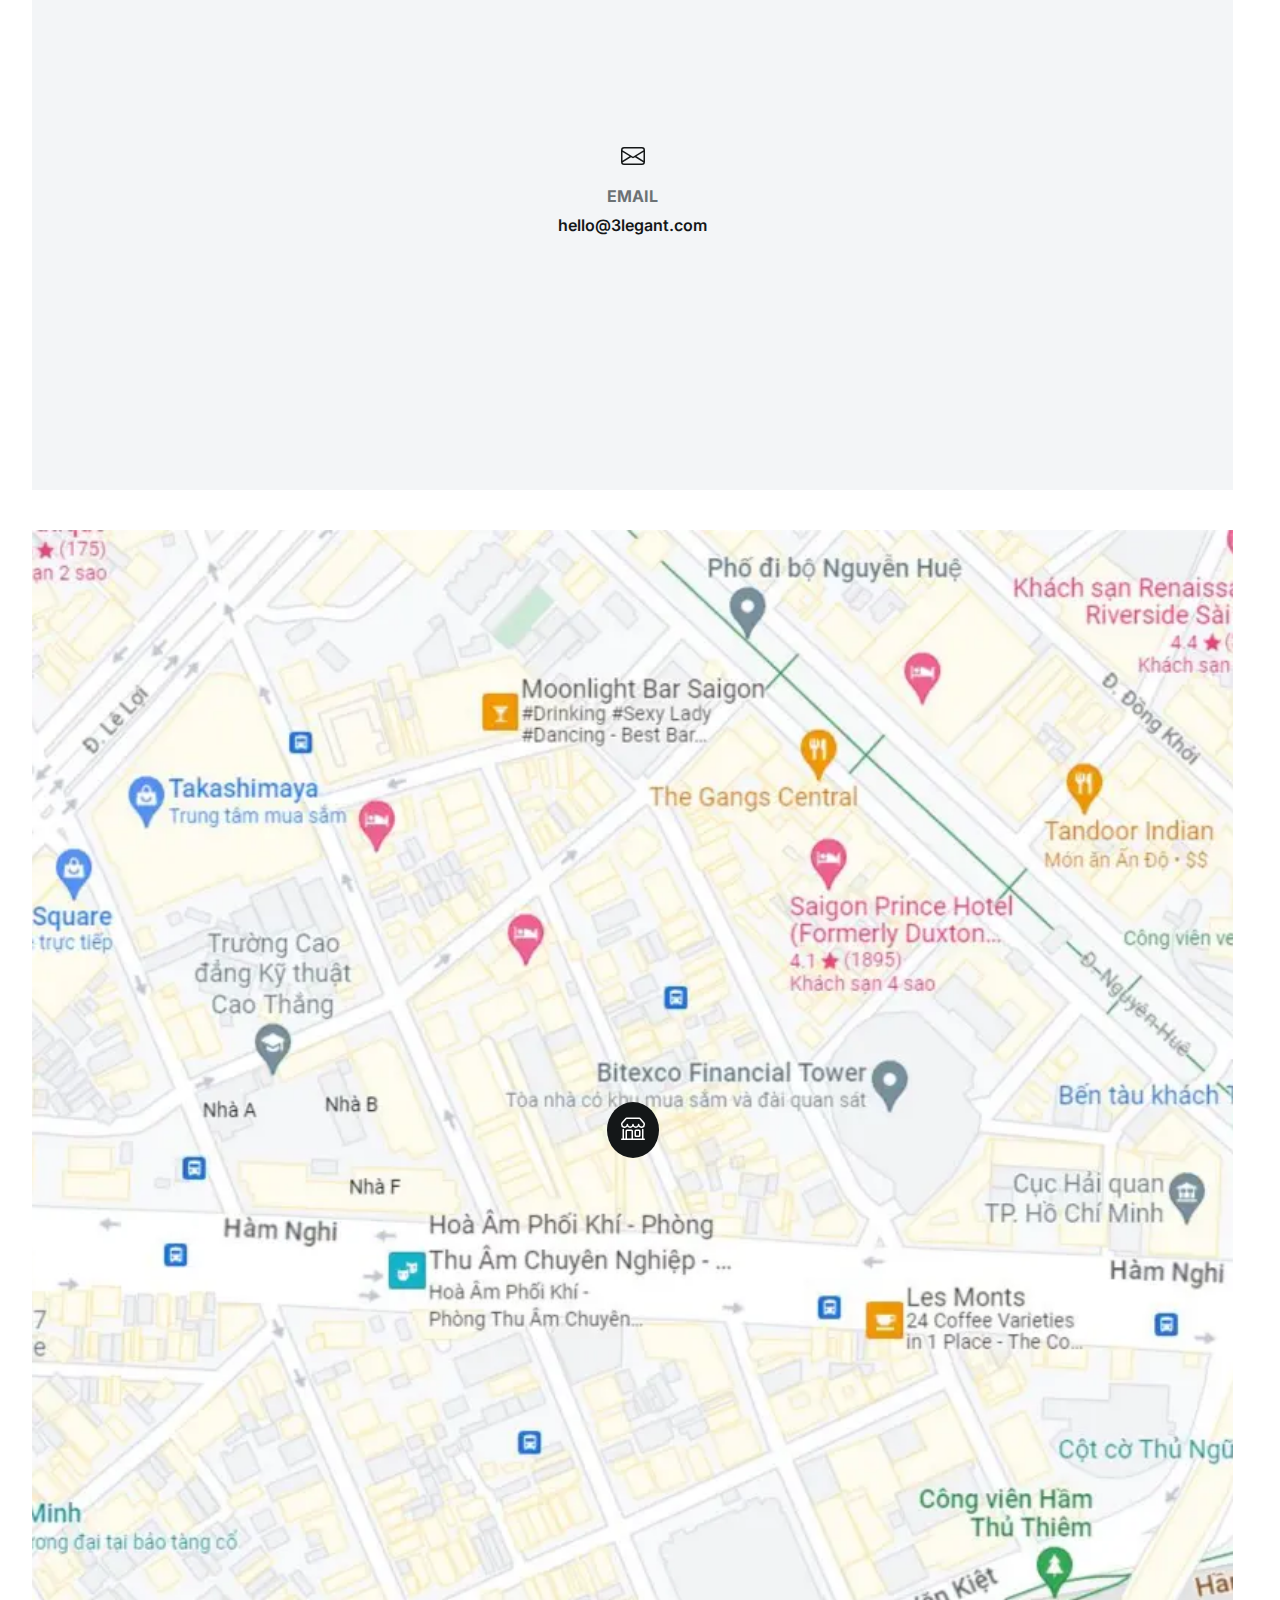
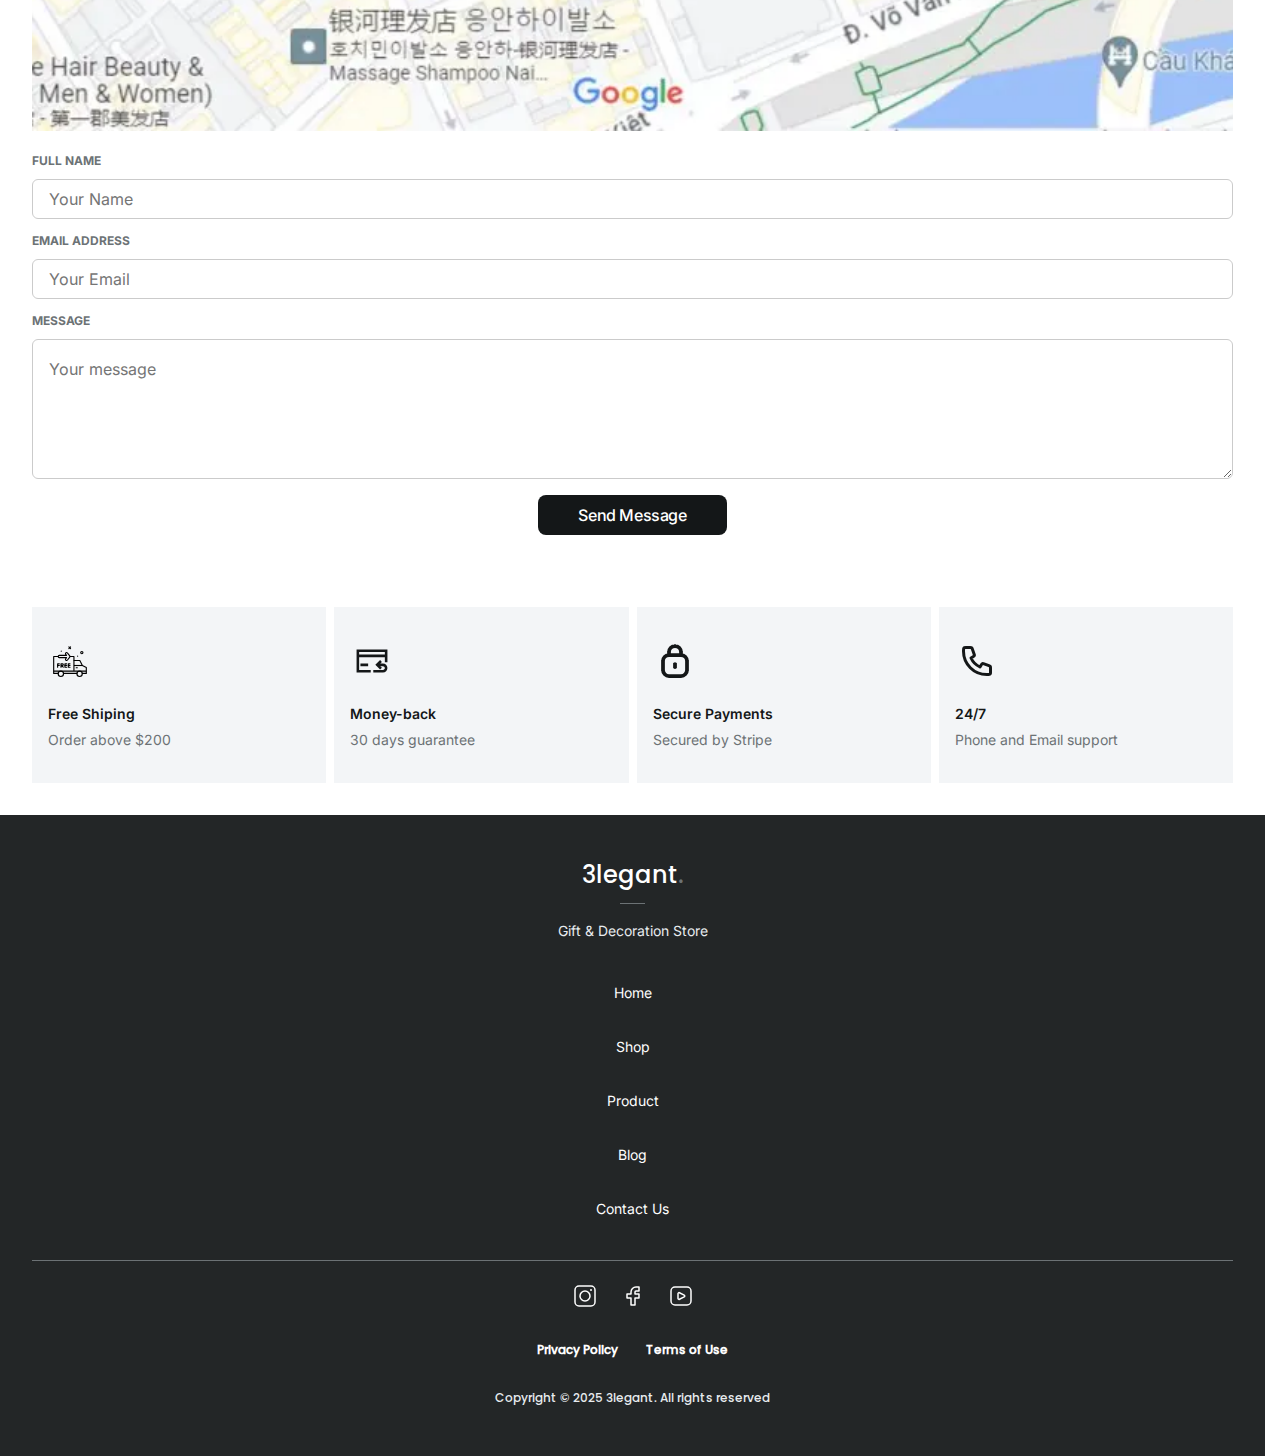
<file: contacts.html>
<!DOCTYPE html>
<html lang="en">
  <head>
    <meta charset="UTF-8" />
    <meta name="viewport" content="width=device-width, initial-scale=1.0" />
    <title>3legant Shop | Contact Us</title>
    <link rel="icon" href="images/favicon.svg" />
    <link rel="stylesheet" href="css/style.css" />
    <script src="js/main.js" defer></script>
  </head>

  <body class="contacts-page">
    <!-- Header  -->

    <header class="header">
      <div class="header__left">
        <button class="header__hamburger" aria-label="Toggle menu">
          <span
            class="header__hamburger-line header__hamburger-line--top"
          ></span>
          <span
            class="header__hamburger-line header__hamburger-line--middle"
          ></span>
          <span
            class="header__hamburger-line header__hamburger-line--bottom"
          ></span>
        </button>
        <a href="index.html" class="header__logo">
          <span class="logo">3legant<span class="logo__dot">.</span></span>
        </a>
      </div>
      <div class="header__right">
        <a href="/cart" class="header__cart">
          <svg
            viewBox="0 0 24 24"
            xmlns="http://www.w3.org/2000/svg"
            xmlns:xlink="http://www.w3.org/1999/xlink"
            width="24.000000"
            height="24.000000"
            fill="none"
          >
            <rect
              id="outline/shopping bag"
              width="24.000000"
              height="24.000000"
              x="0.000000"
              y="0.000000"
            />
            <path
              id="Rectangle 773"
              d="M15 6L15 7C15 8.65685 13.6569 10 12 10C10.3431 10 9 8.65685 9 7L9 6"
              stroke="rgb(20,23,24)"
              stroke-linecap="round"
              stroke-linejoin="round"
              stroke-width="1.5"
            />
            <path
              id="Rectangle 772"
              d="M15.6116 3C17.5669 3 19.2357 4.41365 19.5572 6.3424L21.2238 16.3424C21.6302 18.7805 19.75 21 17.2783 21L6.72194 21C4.25018 21 2.37001 18.7805 2.77636 16.3424L4.44303 6.3424C4.76449 4.41365 6.43325 3 8.3886 3L15.6116 3Z"
              fill-rule="evenodd"
              stroke="rgb(20,23,24)"
              stroke-linejoin="round"
              stroke-width="1.5"
            />
          </svg>
        </a>
      </div>
      <div class="header__mobile-menu">
        <div class="mobile-menu__top">
          <div class="mobile-menu__topline">
            <a href="index.html" class="mobile-menu__logo">
              <span class="logo">3legant<span class="logo__dot">.</span></span>
            </a>
            <button class="mobile-menu__close-button">
              <svg
                class="mobile-menu__close-icon"
                fill="#343839"
                height="14px"
                width="14px"
                version="1.1"
                id="Capa_1"
                xmlns="http://www.w3.org/2000/svg"
                xmlns:xlink="http://www.w3.org/1999/xlink"
                viewBox="0 0 460.775 460.775"
                xml:space="preserve"
                stroke="#343839"
              >
                <path
                  d="M285.08,230.397L456.218,59.27c6.076-6.077,6.076-15.911,0-21.986L423.511,4.565c-2.913-2.911-6.866-4.55-10.992-4.55 c-4.127,0-8.08,1.639-10.993,4.55l-171.138,171.14L59.25,4.565c-2.913-2.911-6.866-4.55-10.993-4.55 c-4.126,0-8.08,1.639-10.992,4.55L4.558,37.284c-6.077,6.075-6.077,15.909,0,21.986l171.138,171.128L4.575,401.505 c-6.074,6.077-6.074,15.911,0,21.986l32.709,32.719c2.911,2.911,6.865,4.55,10.992,4.55c4.127,0,8.08-1.639,10.994-4.55 l171.117-171.12l171.118,171.12c2.913,2.911,6.866,4.55,10.993,4.55c4.128,0,8.081-1.639,10.992-4.55l32.709-32.719 c6.074-6.075,6.074-15.909,0-21.986L285.08,230.397z"
                ></path>
              </svg>
            </button>
          </div>
          <form class="mobile-menu__search-form" action="/search" method="get">
            <div class="search-wrapper">
              <svg
                class="search-form__icon"
                viewBox="0 0 21.5031 21.5031"
                xmlns="http://www.w3.org/2000/svg"
                xmlns:xlink="http://www.w3.org/1999/xlink"
                width="21.503052"
                height="21.503052"
                fill="none"
              >
                <path
                  id="Vector"
                  d="M10.25 0.75C5.00329 0.75 0.75 5.00329 0.75 10.25C0.75 15.4967 5.00329 19.75 10.25 19.75C15.4967 19.75 19.75 15.4967 19.75 10.25C19.75 5.00329 15.4967 0.75 10.25 0.75ZM17.25 17.25L20.75 20.75"
                  fill-rule="evenodd"
                  stroke="rgb(20,23,24)"
                  stroke-linecap="round"
                  stroke-linejoin="round"
                  stroke-width="1.5"
                />
              </svg>
              <input
                type="text"
                name="q"
                class="search-input"
                placeholder="Search"
              />
            </div>
          </form>
          <nav class="mobile-menu__nav">
            <ul class="mobile-menu__navigation">
              <li>
                <a href="index.html" class="mobile-menu__navigation-link"
                  >Home</a
                >
              </li>
              <li>
                <a href="shop.html" class="mobile-menu__navigation-link"
                  >Shop</a
                >
              </li>
              <li>
                <a href="#" class="mobile-menu__navigation-link">Product</a>
              </li>
              <li>
                <a href="contacts.html" class="mobile-menu__navigation-link">Contact Us</a>
              </li>
            </ul>
          </nav>
        </div>
        <div class="mobile-menu__bottom">
          <ul class="mobile-menu__bottom-actions">
            <li class="mobile-menu__bottom-item">
              <span class="mobile-menu__bottom-item-name">Cart</span>
              <button class="mobile-menu__bottom-item-button" aria-label="Cart">
                <svg
                  viewBox="0 0 24 24"
                  xmlns="http://www.w3.org/2000/svg"
                  xmlns:xlink="http://www.w3.org/1999/xlink"
                  width="24.000000"
                  height="24.000000"
                  fill="none"
                >
                  <rect
                    id="outline/shopping bag"
                    width="24.000000"
                    height="24.000000"
                    x="0.000000"
                    y="0.000000"
                  />
                  <path
                    id="Rectangle 773"
                    d="M15 6L15 7C15 8.65685 13.6569 10 12 10C10.3431 10 9 8.65685 9 7L9 6"
                    stroke="rgb(20,23,24)"
                    stroke-linecap="round"
                    stroke-linejoin="round"
                    stroke-width="1.5"
                  />
                  <path
                    id="Rectangle 772"
                    d="M15.6116 3C17.5669 3 19.2357 4.41365 19.5572 6.3424L21.2238 16.3424C21.6302 18.7805 19.75 21 17.2783 21L6.72194 21C4.25018 21 2.37001 18.7805 2.77636 16.3424L4.44303 6.3424C4.76449 4.41365 6.43325 3 8.3886 3L15.6116 3Z"
                    fill-rule="evenodd"
                    stroke="rgb(20,23,24)"
                    stroke-linejoin="round"
                    stroke-width="1.5"
                  />
                </svg>
              </button>
            </li>

            <li class="mobile-menu__bottom-item">
              <span class="mobile-menu__bottom-item-name">Wishlist</span>
              <button
                class="mobile-menu__bottom-item-button"
                aria-label="Wishlist"
              >
                <svg
                  viewBox="0 0 24 24"
                  xmlns="http://www.w3.org/2000/svg"
                  xmlns:xlink="http://www.w3.org/1999/xlink"
                  width="24.000000"
                  height="24.000000"
                  fill="none"
                >
                  <rect
                    id="icons/Heart/Line"
                    width="24.000000"
                    height="24.000000"
                    x="0.000000"
                    y="0.000000"
                  />
                  <path
                    id="Shape"
                    d="M12.6924 6.91706C12.3055 7.28838 11.6945 7.28838 11.3076 6.91706L10.6152 6.2526C9.80477 5.47487 8.70994 5 7.5 5C5.01472 5 3 7.01472 3 9.5C3 11.8826 4.28979 13.8501 6.15176 15.4666C8.01532 17.0844 10.2434 18.1574 11.5746 18.7051C11.853 18.8196 12.147 18.8196 12.4254 18.7051C13.7566 18.1574 15.9847 17.0844 17.8482 15.4666C19.7102 13.85 21 11.8826 21 9.5C21 7.01472 18.9853 5 16.5 5C15.2901 5 14.1952 5.47487 13.3848 6.2526L12.6924 6.91706ZM12 4.80957C10.8321 3.6888 9.24649 3 7.5 3C3.91015 3 1 5.91015 1 9.5C1 15.8683 7.97034 19.385 10.8138 20.5547C11.5796 20.8697 12.4204 20.8697 13.1862 20.5547C16.0297 19.385 23 15.8682 23 9.5C23 5.91015 20.0899 3 16.5 3C14.7535 3 13.1679 3.6888 12 4.80957Z"
                    fill="rgb(20,23,24)"
                    fill-rule="evenodd"
                  />
                </svg>
              </button>
            </li>
          </ul>
          <button class="mobile-menu__sign-in-button">Sign In</button>
          <div class="mobile-menu__social-icons">
            <button class="social-icons__button">
              <a
                href="https://www.instagram.com/"
                target="_blank"
                class="social-icons__link"
              >
                <svg
                  viewBox="0 0 24 24"
                  xmlns="http://www.w3.org/2000/svg"
                  xmlns:xlink="http://www.w3.org/1999/xlink"
                  width="24.000000"
                  height="24.000000"
                  fill="none"
                >
                  <rect
                    id="social/outline/instagram"
                    width="24.000000"
                    height="24.000000"
                    x="0.000000"
                    y="0.000000"
                    fill="rgb(255,255,255)"
                    fill-opacity="0"
                  />
                  <rect
                    id="Vector"
                    width="20.000000"
                    height="20.000000"
                    x="2.000000"
                    y="2.000000"
                    rx="4.000000"
                    stroke="rgb(20,23,24)"
                    stroke-width="1.5"
                  />
                  <circle
                    id="Vector"
                    cx="18"
                    cy="6"
                    r="1"
                    fill="rgb(20,23,24)"
                  />
                  <circle
                    id="Vector"
                    cx="12"
                    cy="12"
                    r="5"
                    stroke="rgb(20,23,24)"
                    stroke-width="1.5"
                  />
                </svg>
              </a>
            </button>
            <button class="social-icons__button">
              <a
                href="https://www.facebook.com//"
                target="_blank"
                class="social-icons__link"
              >
                <svg
                  viewBox="0 0 24 24"
                  xmlns="http://www.w3.org/2000/svg"
                  xmlns:xlink="http://www.w3.org/1999/xlink"
                  width="24.000000"
                  height="24.000000"
                  fill="none"
                >
                  <rect
                    id="social/outline/facebook"
                    width="24.000000"
                    height="24.000000"
                    x="0.000000"
                    y="0.000000"
                  />
                  <path
                    id="Vector 2998"
                    d="M18 3L18 7L15 7C14.4477 7 14 7.44772 14 8L14 10L18 10L18 14L14 14L14 21L10 21L10 14L6 14L6 10L10 10L10 8C10 5.23858 12.2386 3 15 3L18 3Z"
                    stroke="rgb(20,23,24)"
                    stroke-linecap="round"
                    stroke-linejoin="round"
                    stroke-width="1.5"
                  />
                </svg>
              </a>
            </button>
            <button class="social-icons__button">
              <a
                href="https://www.youtube.com/"
                target="_blank"
                class="social-icons__link"
              >
                <svg
                  viewBox="0 0 24 24"
                  xmlns="http://www.w3.org/2000/svg"
                  xmlns:xlink="http://www.w3.org/1999/xlink"
                  width="24.000000"
                  height="24.000000"
                  fill="none"
                >
                  <rect
                    id="social/outline/youtube"
                    width="24.000000"
                    height="24.000000"
                    x="0.000000"
                    y="0.000000"
                  />
                  <rect
                    id="Rectangle 1083"
                    width="20.000000"
                    height="18.000000"
                    x="2.000000"
                    y="3.000000"
                    rx="4.000000"
                    stroke="rgb(20,23,24)"
                    stroke-width="1.5"
                  />
                  <path
                    id="Vector 2900"
                    d="M10.4472 8.72361C9.78231 8.39116 9 8.87465 9 9.61803L9 14.382C9 15.1253 9.78231 15.6088 10.4472 15.2764L15.2111 12.8944C15.9482 12.5259 15.9482 11.4741 15.2111 11.1056L10.4472 8.72361Z"
                    stroke="rgb(20,23,24)"
                    stroke-linecap="round"
                    stroke-width="1.5"
                  />
                </svg>
              </a>
            </button>
          </div>
        </div>
      </div>
    </header>

    <!-- Main -->

    <main class="main">
      <!-- Breadcrumbs -->

      <nav class="page-header__breadcrumbs">
        <a href="index.html" class="breadcrumbs__link">Home</a>
        <div class="breadcrumbs__separator">
          <svg
            fill="rgba(52, 56, 57, 1)"
            height="10px"
            width="10px"
            version="1.1"
            id="Layer_1"
            xmlns="http://www.w3.org/2000/svg"
            xmlns:xlink="http://www.w3.org/1999/xlink"
            viewBox="0 0 512 512"
            xml:space="preserve"
            stroke="rgba(52, 56, 57, 1)"
          >
            <g id="SVGRepo_iconCarrier">
              <g>
                <g>
                  <path
                    d="M388.418,240.915L153.752,6.248c-8.331-8.331-21.839-8.331-30.17,0c-8.331,8.331-8.331,21.839,0,30.17L343.163,256 L123.582,475.582c-8.331,8.331-8.331,21.839,0,30.17c8.331,8.331,21.839,8.331,30.17,0l234.667-234.667 C396.749,262.754,396.749,249.246,388.418,240.915z"
                  ></path>
                </g>
              </g>
            </g>
          </svg>
        </div>
        <a href="contacts.html" class="breadcrumbs__current">Contact Us</a>
      </nav>

      <!-- About Us -->

      <section class="about-us">
        <div class="about-us__block about-us__block--philosophy">
          <h1 class="about-us__title">
            We believe in sustainable decor. We’re passionate about life at
            home.
          </h1>
          <p class="about-us__text">
            Our features timeless furniture, with natural fabrics, curved lines,
            plenty of mirrors and classic design, which can be incorporated into
            any decor project. The pieces enchant for their sobriety, to last
            for generations, faithful to the shapes of each period, with a touch
            of the present
          </p>
        </div>
        <img src="images/about-us-image.webp" alt="" class="about-us__image" />
        <div class="about-us__block about-us__block--company">
          <h2 class="about-us__company-title">About Us</h2>
          <p class="about-us__company-text">
            3legant is a gift & decorations store based in HCMC, Vietnam. Est
            since 2019. Our customer service is always prepared to support you
            24/7
          </p>
          <a href="shop.html" class="cta-link about-us__shop-link"
            >Shop Now
            <svg
              xmlns="http://www.w3.org/2000/svg"
              width="20"
              height="20"
              fill="currentColor"
              viewBox="0 0 16 16"
            >
              <path
                fill-rule="evenodd"
                d="M4 8a.5.5 0 0 1 .5-.5h5.793L8.146 5.354a.5.5 0 1 1 .708-.708l3 3a.5.5 0 0 1 0 .708l-3 3a.5.5 0 0 1-.708-.708L10.293 8.5H4.5A.5.5 0 0 1 4 8"
              /></svg
          ></a>
        </div>
      </section>

      <section class="contact-us">
        <h2 class="contact-us__title">Contact Us</h2>
        <div class="contact-us__blocks">
          <div class="contact-us__block">
            <div class="contact-us__icon">
              <svg
                xmlns="http://www.w3.org/2000/svg"
                width="24"
                height="24"
                fill="currentColor"
                viewBox="0 0 16 16"
              >
                <path
                  d="M2.97 1.35A1 1 0 0 1 3.73 1h8.54a1 1 0 0 1 .76.35l2.609 3.044A1.5 1.5 0 0 1 16 5.37v.255a2.375 2.375 0 0 1-4.25 1.458A2.37 2.37 0 0 1 9.875 8 2.37 2.37 0 0 1 8 7.083 2.37 2.37 0 0 1 6.125 8a2.37 2.37 0 0 1-1.875-.917A2.375 2.375 0 0 1 0 5.625V5.37a1.5 1.5 0 0 1 .361-.976zm1.78 4.275a1.375 1.375 0 0 0 2.75 0 .5.5 0 0 1 1 0 1.375 1.375 0 0 0 2.75 0 .5.5 0 0 1 1 0 1.375 1.375 0 1 0 2.75 0V5.37a.5.5 0 0 0-.12-.325L12.27 2H3.73L1.12 5.045A.5.5 0 0 0 1 5.37v.255a1.375 1.375 0 0 0 2.75 0 .5.5 0 0 1 1 0M1.5 8.5A.5.5 0 0 1 2 9v6h1v-5a1 1 0 0 1 1-1h3a1 1 0 0 1 1 1v5h6V9a.5.5 0 0 1 1 0v6h.5a.5.5 0 0 1 0 1H.5a.5.5 0 0 1 0-1H1V9a.5.5 0 0 1 .5-.5M4 15h3v-5H4zm5-5a1 1 0 0 1 1-1h2a1 1 0 0 1 1 1v3a1 1 0 0 1-1 1h-2a1 1 0 0 1-1-1zm3 0h-2v3h2z"
                />
              </svg>
            </div>
            <span class="contact-us__block-label">Address</span>
            <a
              class="contact-us__link"
              href="https://maps.app.goo.gl/vNTi26roBtXTRZYx9"
              target="_blank"
              rel="noopener"
            >
              234 Hai Trieu, Ho Chi Minh City, Viet Nam
            </a>
          </div>
          <div class="contact-us__block">
            <div class="contact-us__icon">
              <svg
                xmlns="http://www.w3.org/2000/svg"
                width="24"
                height="24"
                fill="currentColor"
                viewBox="0 0 16 16"
              >
                <path
                  d="M3.654 1.328a.678.678 0 0 0-1.015-.063L1.605 2.3c-.483.484-.661 1.169-.45 1.77a17.6 17.6 0 0 0 4.168 6.608 17.6 17.6 0 0 0 6.608 4.168c.601.211 1.286.033 1.77-.45l1.034-1.034a.678.678 0 0 0-.063-1.015l-2.307-1.794a.68.68 0 0 0-.58-.122l-2.19.547a1.75 1.75 0 0 1-1.657-.459L5.482 8.062a1.75 1.75 0 0 1-.46-1.657l.548-2.19a.68.68 0 0 0-.122-.58zM1.884.511a1.745 1.745 0 0 1 2.612.163L6.29 2.98c.329.423.445.974.315 1.494l-.547 2.19a.68.68 0 0 0 .178.643l2.457 2.457a.68.68 0 0 0 .644.178l2.189-.547a1.75 1.75 0 0 1 1.494.315l2.306 1.794c.829.645.905 1.87.163 2.611l-1.034 1.034c-.74.74-1.846 1.065-2.877.702a18.6 18.6 0 0 1-7.01-4.42 18.6 18.6 0 0 1-4.42-7.009c-.362-1.03-.037-2.137.703-2.877z"
                />
              </svg>
            </div>
            <span class="contact-us__block-label">Contact Us</span>
            <a
              class="contact-us__link"
              href="tel:+84234567890
"
              target="_blank"
              rel="noopener"
            >
              +84 234 567 890
            </a>
          </div>
          <div class="contact-us__block">
            <div class="contact-us__icon">
              <svg
                xmlns="http://www.w3.org/2000/svg"
                width="24"
                height="24"
                fill="currentColor"
                viewBox="0 0 16 16"
              >
                <path
                  d="M0 4a2 2 0 0 1 2-2h12a2 2 0 0 1 2 2v8a2 2 0 0 1-2 2H2a2 2 0 0 1-2-2zm2-1a1 1 0 0 0-1 1v.217l7 4.2 7-4.2V4a1 1 0 0 0-1-1zm13 2.383-4.708 2.825L15 11.105zm-.034 6.876-5.64-3.471L8 9.583l-1.326-.795-5.64 3.47A1 1 0 0 0 2 13h12a1 1 0 0 0 .966-.741M1 11.105l4.708-2.897L1 5.383z"
                />
              </svg>
            </div>
            <span class="contact-us__block-label">Email</span>
            <a
              class="contact-us__link"
              href="mailto:hello@3legant.com
"
              target="_blank"
              rel="noopener"
            >
              hello@3legant.com
            </a>
          </div>
        </div>
        <div class="contact-us__map">
          <a
            class="contact-us__map-link"
            href="https://maps.app.goo.gl/vNTi26roBtXTRZYx9"
            target="_blank"
            rel="noopener"
          >
            <img
              src="images/about-us-map.webp"
              alt=""
              class="contact-us__map-image"
            />
            <div class="contact-us__map-icon">
              <svg
                xmlns="http://www.w3.org/2000/svg"
                width="24"
                height="24"
                fill="currentColor"
                viewBox="0 0 16 16"
              >
                <path
                  d="M2.97 1.35A1 1 0 0 1 3.73 1h8.54a1 1 0 0 1 .76.35l2.609 3.044A1.5 1.5 0 0 1 16 5.37v.255a2.375 2.375 0 0 1-4.25 1.458A2.37 2.37 0 0 1 9.875 8 2.37 2.37 0 0 1 8 7.083 2.37 2.37 0 0 1 6.125 8a2.37 2.37 0 0 1-1.875-.917A2.375 2.375 0 0 1 0 5.625V5.37a1.5 1.5 0 0 1 .361-.976zm1.78 4.275a1.375 1.375 0 0 0 2.75 0 .5.5 0 0 1 1 0 1.375 1.375 0 0 0 2.75 0 .5.5 0 0 1 1 0 1.375 1.375 0 1 0 2.75 0V5.37a.5.5 0 0 0-.12-.325L12.27 2H3.73L1.12 5.045A.5.5 0 0 0 1 5.37v.255a1.375 1.375 0 0 0 2.75 0 .5.5 0 0 1 1 0M1.5 8.5A.5.5 0 0 1 2 9v6h1v-5a1 1 0 0 1 1-1h3a1 1 0 0 1 1 1v5h6V9a.5.5 0 0 1 1 0v6h.5a.5.5 0 0 1 0 1H.5a.5.5 0 0 1 0-1H1V9a.5.5 0 0 1 .5-.5M4 15h3v-5H4zm5-5a1 1 0 0 1 1-1h2a1 1 0 0 1 1 1v3a1 1 0 0 1-1 1h-2a1 1 0 0 1-1-1zm3 0h-2v3h2z"
                />
              </svg>
            </div>
          </a>
        </div>
      </section>

      <form action="#" method="post" class="contact-us__form">
        <div class="contact-us__form-field">
          <label for="full-name" class="contact-us__label"
            >Full Name</label
          >
          <input
            class="contact-us__input"
            type="text"
            id="full-name"
            name="full__name"
            placeholder="Your Name"
            required
          />
        </div>

        <div class="contact-us__form-field">
          <label for="email" class="contact-us__label"
            >Email Address</label
          >
          <input
            class="contact-us__input"
            type="email"
            id="email"
            name="email"
            placeholder="Your Email"
            required
          />
        </div>

        <div class="contact-us__form-field">
          <label for="message" class="contact-us__label">Message</label>
          <textarea
            class="contact-us__input contact-us__input--textarea"
            id="message"
            name="message"
            placeholder="Your message"
            required
          ></textarea>
        </div>

        <button class="button submit__button">Send Message</button>
      </form>

      <!-- Benefits -->

      <section class="benefits">
        <div class="benefits__item">
          <div class="benefits__image">
            <svg
              width="36px"
              height="36px"
              viewBox="0 0 64 64"
              xmlns="http://www.w3.org/2000/svg"
              fill="#141718"
            >
              <g id="SVGRepo_bgCarrier" stroke-width="0" />

              <g
                id="SVGRepo_tracerCarrier"
                stroke-linecap="round"
                stroke-linejoin="round"
              />

              <g id="SVGRepo_iconCarrier">
                <defs>
                  <style>
                    .cls-1,
                    .cls-2 {
                      fill: none;
                      stroke: #000000;
                      stroke-linejoin: round;
                      stroke-width: 2px;
                    }
                    .cls-1 {
                      stroke-linecap: round;
                    }
                  </style>
                </defs>
                <g id="free-shipping">
                  <circle class="cls-1" cx="53" cy="17" r="2" />
                  <circle cx="45.5" cy="23.5" r="1.0691" />
                  <circle cx="16.5" cy="14.5" r="1.0691" />
                  <polyline
                    class="cls-1"
                    points="53.934 54 61 54 61 43.485 54 40 49.476 31 39.173 31"
                  />
                  <line
                    class="cls-1"
                    x1="20.6727"
                    x2="44.1886"
                    y1="54"
                    y2="54"
                  />
                  <polyline
                    class="cls-1"
                    points="10.748 24 3 24 3 54 10.894 54"
                  />
                  <polyline class="cls-1" points="39 49 39 24 32.161 24" />
                  <line class="cls-1" x1="43" x2="45" y1="44" y2="44" />
                  <circle class="cls-1" cx="49.0802" cy="54.75" r="4.75" />
                  <circle class="cls-1" cx="15.7406" cy="54.75" r="4.75" />
                  <polyline class="cls-1" points="26 37 23 37 23 43 26 43" />
                  <line class="cls-1" x1="26" x2="23" y1="40" y2="40" />
                  <polyline class="cls-1" points="32 37 29 37 29 43 32 43" />
                  <line class="cls-1" x1="32" x2="29" y1="40" y2="40" />
                  <polyline class="cls-1" points="13 37 10 37 10 43" />
                  <line class="cls-1" x1="13" x2="10" y1="40" y2="40" />
                  <path
                    class="cls-1"
                    d="M16,43V37h2.6439A1.3562,1.3562,0,0,1,20,38.3561v.2878A1.3562,1.3562,0,0,1,18.6439,40H17l3,3"
                  />
                  <path
                    class="cls-1"
                    d="M31.5561,22.7505,27.623,17.8342a2.0742,2.0742,0,0,0-2.598-.5845,2.001,2.001,0,0,0-.5919,3l1.4,1.75H12.9946a2,2,0,0,0-2,2h0a2,2,0,0,0,2,2H25.8335l-1.317,1.6462a2.1129,2.1129,0,0,0,.2609,2.9407,2,2,0,0,0,2.7787-.3374l4-5A2,2,0,0,0,31.5561,22.7505Z"
                  />
                  <line class="cls-1" x1="33" x2="30" y1="7" y2="10" />
                  <line class="cls-1" x1="30" x2="33" y1="7" y2="10" />
                  <line class="cls-2" x1="39" x2="54" y1="40" y2="40" />
                  <line class="cls-2" x1="3" x2="61" y1="50" y2="50" />
                </g>
              </g>
            </svg>
          </div>
          <div class="benefits__info">
            <span class="benefits__title">Free Shiping</span>
            <span class="benefits__description">Order above $200</span>
          </div>
        </div>
        <div class="benefits__item">
          <div class="benefits__image">
            <svg
              width="36px"
              height="36px"
              viewBox="0 0 1024 1024"
              class="icon"
              version="1.1"
              xmlns="http://www.w3.org/2000/svg"
              fill="#000000"
            >
              <g id="SVGRepo_bgCarrier" stroke-width="0" />

              <g
                id="SVGRepo_tracerCarrier"
                stroke-linecap="round"
                stroke-linejoin="round"
              />

              <g id="SVGRepo_iconCarrier">
                <path
                  d="M900.64 356.27c0.02-0.13 0.13-0.21 0.14-0.34-0.02 0.13-0.12 0.22-0.14 0.34z"
                  fill="#FDF5F2"
                />

                <path
                  d="M73.15 182.86v146.29h-0.01v73.14h0.01v438.86h402.29V768H146.29V402.29h731.43V544.5h73.14V182.86H73.15z m73.14 146.28V256h731.43v73.14H146.29z"
                  fill="#141718"
                />

                <path
                  d="M182.86 585.14h219.43v73.14H182.86zM822.87 585.14h-76.29l47.29-47.29-51.71-51.71-135.58 135.57 135.57 135.57 51.71-51.71-47.29-47.29h76.29c30.25 0 54.86 24.61 54.86 54.86S853.12 768 822.87 768H548.58v73.14h274.29c70.57 0 128-57.43 128-128s-57.43-128-128-128z"
                  fill="#141718"
                />
              </g>
            </svg>
          </div>
          <div class="benefits__info">
            <span class="benefits__title">Money-back</span>
            <span class="benefits__description">30 days guarantee</span>
          </div>
        </div>
        <div class="benefits__item">
          <div class="benefits__image">
            <svg
              viewBox="0 0 48 48"
              xmlns="http://www.w3.org/2000/svg"
              xmlns:xlink="http://www.w3.org/1999/xlink"
              width="36"
              height="36"
              fill="none"
            >
              <rect
                id="interface/outline/lock 01"
                width="36"
                height="36"
                x="0.000000"
                y="0.000000"
              />
              <path
                id="Vector"
                d="M22.75 32C22.75 32.6904 23.3096 33.25 24 33.25C24.6904 33.25 25.25 32.6904 25.25 32L22.75 32ZM25.25 28C25.25 27.3096 24.6904 26.75 24 26.75C23.3096 26.75 22.75 27.3096 22.75 28L25.25 28ZM16 17.25L32 17.25L32 14.75L16 14.75L16 17.25ZM38.75 24L38.75 36L41.25 36L41.25 24L38.75 24ZM32 42.75L16 42.75L16 45.25L32 45.25L32 42.75ZM9.25 36L9.25 24L6.75 24L6.75 36L9.25 36ZM16 42.75C12.2721 42.75 9.25 39.7279 9.25 36L6.75 36C6.75 41.1086 10.8914 45.25 16 45.25L16 42.75ZM38.75 36C38.75 39.7279 35.7279 42.75 32 42.75L32 45.25C37.1086 45.25 41.25 41.1086 41.25 36L38.75 36ZM32 17.25C35.7279 17.25 38.75 20.2721 38.75 24L41.25 24C41.25 18.8914 37.1086 14.75 32 14.75L32 17.25ZM16 14.75C10.8914 14.75 6.75 18.8914 6.75 24L9.25 24C9.25 20.2721 12.2721 17.25 16 17.25L16 14.75ZM17.25 16L17.25 12L14.75 12L14.75 16L17.25 16ZM30.75 12L30.75 16L33.25 16L33.25 12L30.75 12ZM24 5.25C27.7279 5.25 30.75 8.27208 30.75 12L33.25 12C33.25 6.89137 29.1086 2.75 24 2.75L24 5.25ZM17.25 12C17.25 8.27208 20.2721 5.25 24 5.25L24 2.75C18.8914 2.75 14.75 6.89137 14.75 12L17.25 12ZM25.25 32L25.25 28L22.75 28L22.75 32L25.25 32Z"
                fill-rule="evenodd"
                stroke="rgb(20,23,24)"
                stroke-linecap="round"
                stroke-width="2.5"
              />
            </svg>
          </div>
          <div class="benefits__info">
            <span class="benefits__title">Secure Payments</span>
            <span class="benefits__description">Secured by Stripe</span>
          </div>
        </div>
        <div class="benefits__item">
          <div class="benefits__image">
            <svg
              width="36"
              height="36"
              viewBox="0 0 24 24"
              fill="none"
              xmlns="http://www.w3.org/2000/svg"
            >
              <g id="SVGRepo_bgCarrier" stroke-width="0" />

              <g
                id="SVGRepo_tracerCarrier"
                stroke-linecap="round"
                stroke-linejoin="round"
              />

              <g id="SVGRepo_iconCarrier">
                <path
                  d="M3 5.5C3 14.0604 9.93959 21 18.5 21C18.8862 21 19.2691 20.9859 19.6483 20.9581C20.0834 20.9262 20.3009 20.9103 20.499 20.7963C20.663 20.7019 20.8185 20.5345 20.9007 20.364C21 20.1582 21 19.9181 21 19.438V16.6207C21 16.2169 21 16.015 20.9335 15.842C20.8749 15.6891 20.7795 15.553 20.6559 15.4456C20.516 15.324 20.3262 15.255 19.9468 15.117L16.74 13.9509C16.2985 13.7904 16.0777 13.7101 15.8683 13.7237C15.6836 13.7357 15.5059 13.7988 15.3549 13.9058C15.1837 14.0271 15.0629 14.2285 14.8212 14.6314L14 16C11.3501 14.7999 9.2019 12.6489 8 10L9.36863 9.17882C9.77145 8.93713 9.97286 8.81628 10.0942 8.64506C10.2012 8.49408 10.2643 8.31637 10.2763 8.1317C10.2899 7.92227 10.2096 7.70153 10.0491 7.26005L8.88299 4.05321C8.745 3.67376 8.67601 3.48403 8.55442 3.3441C8.44701 3.22049 8.31089 3.12515 8.15802 3.06645C7.98496 3 7.78308 3 7.37932 3H4.56201C4.08188 3 3.84181 3 3.63598 3.09925C3.4655 3.18146 3.29814 3.33701 3.2037 3.50103C3.08968 3.69907 3.07375 3.91662 3.04189 4.35173C3.01413 4.73086 3 5.11378 3 5.5Z"
                  stroke="#141718"
                  stroke-width="2"
                  stroke-linecap="round"
                  stroke-linejoin="round"
                />
              </g>
            </svg>
          </div>
          <div class="benefits__info">
            <span class="benefits__title">24/7</span>
            <span class="benefits__description">Phone and Email support</span>
          </div>
        </div>
      </section>
    </main>

    <!-- Footer -->

    <footer class="footer">
      <div class="footer__header">
        <a href="#" class="footer__logo"
          >3legant<span class="logo__dot">.</span></a
        >
        <span class="footer__tagline">Gift & Decoration Store</span>
      </div>
      <nav class="footer__navigation">
        <ul class="footer__navigation-list">
          <li class="footer__navigation-item">
            <a href="#" class="footer__navigation-link">Home</a>
          </li>
          <li class="footer__navigation-item">
            <a href="shop.html" class="footer__navigation-link">Shop</a>
          </li>
          <li class="footer__navigation-item">
            <a href="#" class="footer__navigation-link">Product</a>
          </li>
          <li class="footer__navigation-item">
            <a href="blog.html" class="footer__navigation-link">Blog</a>
          </li>
          <li class="footer__navigation-item">
            <a href="contacts.html" class="footer__navigation-link">Contact Us</a>
          </li>
        </ul>
      </nav>
      <div class="footer__social-links">
        <a
          href="https://www.instagram.com/"
          target="_blank"
          class="footer__social-link"
        >
          <svg
            viewBox="0 0 24 24"
            xmlns="http://www.w3.org/2000/svg"
            xmlns:xlink="http://www.w3.org/1999/xlink"
            width="24.000000"
            height="24.000000"
            fill="none"
          >
            <rect
              id="social/outline/instagram"
              width="24.000000"
              height="24.000000"
              x="0.000000"
              y="0.000000"
              fill="rgb(255,255,255)"
              fill-opacity="0"
            />
            <rect
              id="Vector"
              width="20.000000"
              height="20.000000"
              x="2.000000"
              y="2.000000"
              rx="4.000000"
              stroke="rgb(254, 254, 254)"
              stroke-width="1.5"
            />
            <circle
              id="Vector"
              cx="18"
              cy="6"
              r="1"
              fill="rgb(254, 254, 254)"
            />
            <circle
              id="Vector"
              cx="12"
              cy="12"
              r="5"
              stroke="rgb(254, 254, 254)"
              stroke-width="1.5"
            />
          </svg>
        </a>
        <a
          href="https://www.facebook.com//"
          target="_blank"
          class="footer__social-link"
        >
          <svg
            viewBox="0 0 24 24"
            xmlns="http://www.w3.org/2000/svg"
            xmlns:xlink="http://www.w3.org/1999/xlink"
            width="24.000000"
            height="24.000000"
            fill="none"
          >
            <rect
              id="social/outline/facebook"
              width="24.000000"
              height="24.000000"
              x="0.000000"
              y="0.000000"
            />
            <path
              id="Vector 2998"
              d="M18 3L18 7L15 7C14.4477 7 14 7.44772 14 8L14 10L18 10L18 14L14 14L14 21L10 21L10 14L6 14L6 10L10 10L10 8C10 5.23858 12.2386 3 15 3L18 3Z"
              stroke="rgb(254, 254, 254)"
              stroke-linecap="round"
              stroke-linejoin="round"
              stroke-width="1.5"
            />
          </svg>
        </a>
        <a
          href="https://www.youtube.com/"
          target="_blank"
          class="footer__social-link"
        >
          <svg
            viewBox="0 0 24 24"
            xmlns="http://www.w3.org/2000/svg"
            xmlns:xlink="http://www.w3.org/1999/xlink"
            width="24.000000"
            height="24.000000"
            fill="none"
          >
            <rect
              id="social/outline/youtube"
              width="24.000000"
              height="24.000000"
              x="0.000000"
              y="0.000000"
            />
            <rect
              id="Rectangle 1083"
              width="20.000000"
              height="18.000000"
              x="2.000000"
              y="3.000000"
              rx="4.000000"
              stroke="rgb(254, 254, 254)"
              stroke-width="1.5"
            />
            <path
              id="Vector 2900"
              d="M10.4472 8.72361C9.78231 8.39116 9 8.87465 9 9.61803L9 14.382C9 15.1253 9.78231 15.6088 10.4472 15.2764L15.2111 12.8944C15.9482 12.5259 15.9482 11.4741 15.2111 11.1056L10.4472 8.72361Z"
              stroke="rgb(254, 254, 254)"
              stroke-linecap="round"
              stroke-width="1.5"
            />
          </svg>
        </a>
      </div>
      <div class="footer__legal">
        <span class="footer_privacy-policy">Privacy Policy</span>
        <span class="footer__terms-of-use">Terms of Use</span>
      </div>
      <span class="footer__copyright"
        >Copyright © 2025 3legant. All rights reserved</span
      >
    </footer>
  </body>
</html>
</file>
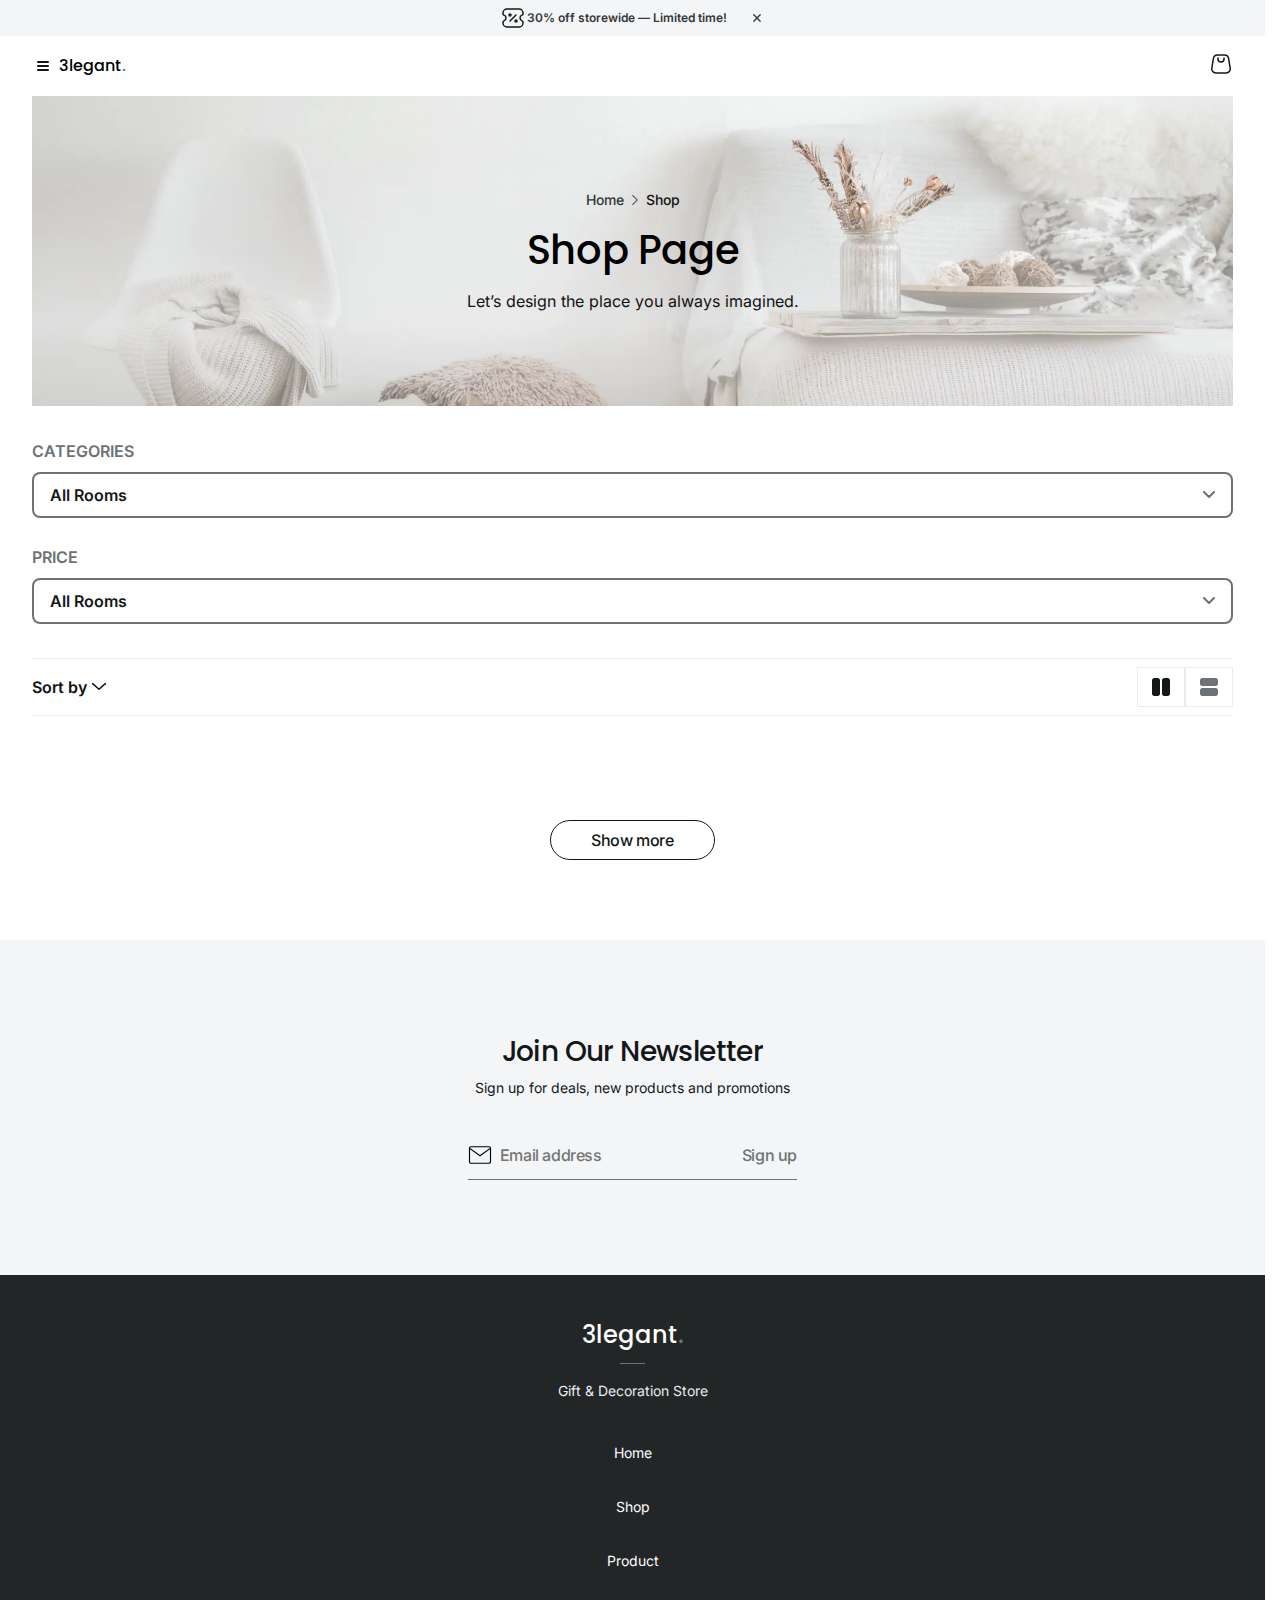
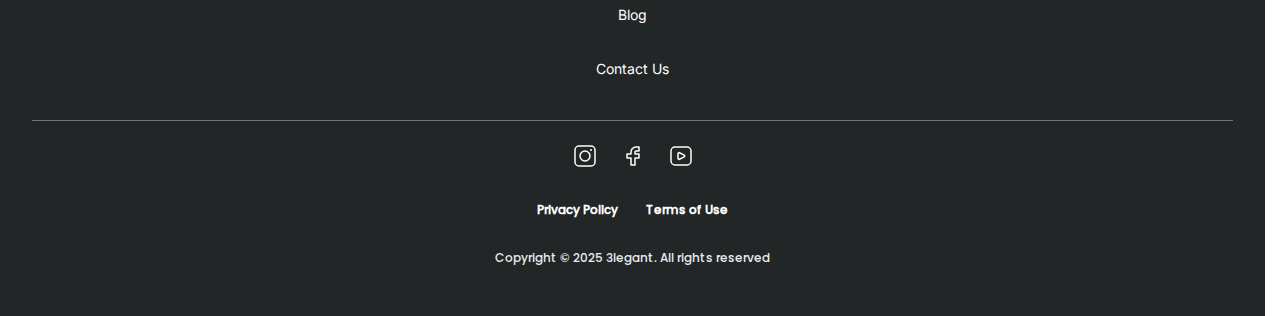
<file: shop.html>
<!DOCTYPE html>
<html lang="en">
  <head>
    <meta charset="UTF-8" />
    <meta name="viewport" content="width=device-width, initial-scale=1.0" />
    <title>3legant Shop | Shop</title>
    <link rel="icon" href="images/favicon.svg" />
    <link rel="stylesheet" href="css/style.css" />
    <script src="js/products.js" defer></script>
    <script src="js/main.js" defer></script>
  </head>

  <body class="shop">
    
    <!-- Top-bar -->

    <div class="top-bar">
      <div class="top-bar__offer">
        <svg
          class="top-bar__offer--icon"
          viewBox="0 0 24 24"
          xmlns="http://www.w3.org/2000/svg"
          xmlns:xlink="http://www.w3.org/1999/xlink"
          width="24.000000"
          height="24.000000"
          fill="none"
        >
          <rect
            id="ticket-percent"
            width="24.000000"
            height="24.000000"
            x="0.000000"
            y="0.000000"
            fill="rgb(255,255,255)"
            fill-opacity="0"
          />
          <path
            id="Vector"
            d="M2 17L2 16C2 15.4477 2.46 15.0163 2.98189 14.8356C4.15653 14.4289 5 13.313 5 12C5 10.687 4.15654 9.57105 2.98189 9.16437C2.46 8.98368 2 8.55228 2 8L2 7C2 4.79086 3.79086 3 6 3L18 3C20.2091 3 22 4.79086 22 7L22 8C22 8.55228 21.54 8.98368 21.0181 9.16437C19.8435 9.57105 19 10.687 19 12C19 13.313 19.8435 14.4289 21.0181 14.8356C21.54 15.0163 22 15.4477 22 16L22 17C22 19.2091 20.2091 21 18 21L6 21C3.79086 21 2 19.2091 2 17ZM9 10C8.44772 10 8 9.55228 8 9C8 8.44772 8.44772 8 9 8C9.55228 8 10 8.44772 10 9C10 9.55228 9.55228 10 9 10ZM15 16C14.4477 16 14 15.5523 14 15C14 14.4477 14.4477 14 15 14C15.5523 14 16 14.4477 16 15C16 15.5523 15.5523 16 15 16ZM15 9L9 15"
            fill-rule="evenodd"
            stroke="rgb(20,23,24)"
            stroke-linecap="round"
            stroke-width="1.5"
          />
        </svg>
        <span class="top-bar__offer--text"
          >30% off storewide — Limited time!</span
        >
      </div>
      <button class="top-bar__close-button">
        <svg
          fill="#343839"
          height="8px"
          width="8px"
          version="1.1"
          id="Capa_1"
          xmlns="http://www.w3.org/2000/svg"
          xmlns:xlink="http://www.w3.org/1999/xlink"
          viewBox="0 0 460.775 460.775"
          xml:space="preserve"
          stroke="#343839"
        >
          <path
            d="M285.08,230.397L456.218,59.27c6.076-6.077,6.076-15.911,0-21.986L423.511,4.565c-2.913-2.911-6.866-4.55-10.992-4.55 c-4.127,0-8.08,1.639-10.993,4.55l-171.138,171.14L59.25,4.565c-2.913-2.911-6.866-4.55-10.993-4.55 c-4.126,0-8.08,1.639-10.992,4.55L4.558,37.284c-6.077,6.075-6.077,15.909,0,21.986l171.138,171.128L4.575,401.505 c-6.074,6.077-6.074,15.911,0,21.986l32.709,32.719c2.911,2.911,6.865,4.55,10.992,4.55c4.127,0,8.08-1.639,10.994-4.55 l171.117-171.12l171.118,171.12c2.913,2.911,6.866,4.55,10.993,4.55c4.128,0,8.081-1.639,10.992-4.55l32.709-32.719 c6.074-6.075,6.074-15.909,0-21.986L285.08,230.397z"
          ></path>
        </svg>
      </button>
    </div>

    <!-- Header  -->

    <header class="header">
      <div class="header__left">
        <button class="header__hamburger" aria-label="Toggle menu">
          <span
            class="header__hamburger-line header__hamburger-line--top"
          ></span>
          <span
            class="header__hamburger-line header__hamburger-line--middle"
          ></span>
          <span
            class="header__hamburger-line header__hamburger-line--bottom"
          ></span>
        </button>
        <a href="index.html" class="header__logo">
          <span class="logo">3legant<span class="logo__dot">.</span></span>
        </a>
      </div>
      <div class="header__right">
        <a href="/cart" class="header__cart">
          <svg
            viewBox="0 0 24 24"
            xmlns="http://www.w3.org/2000/svg"
            xmlns:xlink="http://www.w3.org/1999/xlink"
            width="24.000000"
            height="24.000000"
            fill="none"
          >
            <rect
              id="outline/shopping bag"
              width="24.000000"
              height="24.000000"
              x="0.000000"
              y="0.000000"
            />
            <path
              id="Rectangle 773"
              d="M15 6L15 7C15 8.65685 13.6569 10 12 10C10.3431 10 9 8.65685 9 7L9 6"
              stroke="rgb(20,23,24)"
              stroke-linecap="round"
              stroke-linejoin="round"
              stroke-width="1.5"
            />
            <path
              id="Rectangle 772"
              d="M15.6116 3C17.5669 3 19.2357 4.41365 19.5572 6.3424L21.2238 16.3424C21.6302 18.7805 19.75 21 17.2783 21L6.72194 21C4.25018 21 2.37001 18.7805 2.77636 16.3424L4.44303 6.3424C4.76449 4.41365 6.43325 3 8.3886 3L15.6116 3Z"
              fill-rule="evenodd"
              stroke="rgb(20,23,24)"
              stroke-linejoin="round"
              stroke-width="1.5"
            />
          </svg>
        </a>
      </div>
      <div class="header__mobile-menu">
        <div class="mobile-menu__top">
          <div class="mobile-menu__topline">
            <a href="index.html" class="mobile-menu__logo">
              <span class="logo">3legant<span class="logo__dot">.</span></span>
            </a>
            <button class="mobile-menu__close-button">
              <svg
                class="mobile-menu__close-icon"
                fill="#343839"
                height="14px"
                width="14px"
                version="1.1"
                id="Capa_1"
                xmlns="http://www.w3.org/2000/svg"
                xmlns:xlink="http://www.w3.org/1999/xlink"
                viewBox="0 0 460.775 460.775"
                xml:space="preserve"
                stroke="#343839"
              >
                <path
                  d="M285.08,230.397L456.218,59.27c6.076-6.077,6.076-15.911,0-21.986L423.511,4.565c-2.913-2.911-6.866-4.55-10.992-4.55 c-4.127,0-8.08,1.639-10.993,4.55l-171.138,171.14L59.25,4.565c-2.913-2.911-6.866-4.55-10.993-4.55 c-4.126,0-8.08,1.639-10.992,4.55L4.558,37.284c-6.077,6.075-6.077,15.909,0,21.986l171.138,171.128L4.575,401.505 c-6.074,6.077-6.074,15.911,0,21.986l32.709,32.719c2.911,2.911,6.865,4.55,10.992,4.55c4.127,0,8.08-1.639,10.994-4.55 l171.117-171.12l171.118,171.12c2.913,2.911,6.866,4.55,10.993,4.55c4.128,0,8.081-1.639,10.992-4.55l32.709-32.719 c6.074-6.075,6.074-15.909,0-21.986L285.08,230.397z"
                ></path>
              </svg>
            </button>
          </div>
          <form class="mobile-menu__search-form" action="/search" method="get">
            <div class="search-wrapper">
              <svg
                class="search-form__icon"
                viewBox="0 0 21.5031 21.5031"
                xmlns="http://www.w3.org/2000/svg"
                xmlns:xlink="http://www.w3.org/1999/xlink"
                width="21.503052"
                height="21.503052"
                fill="none"
              >
                <path
                  id="Vector"
                  d="M10.25 0.75C5.00329 0.75 0.75 5.00329 0.75 10.25C0.75 15.4967 5.00329 19.75 10.25 19.75C15.4967 19.75 19.75 15.4967 19.75 10.25C19.75 5.00329 15.4967 0.75 10.25 0.75ZM17.25 17.25L20.75 20.75"
                  fill-rule="evenodd"
                  stroke="rgb(20,23,24)"
                  stroke-linecap="round"
                  stroke-linejoin="round"
                  stroke-width="1.5"
                />
              </svg>
              <input
                type="text"
                name="q"
                class="search-input"
                placeholder="Search"
              />
            </div>
          </form>
          <nav class="mobile-menu__nav">
            <ul class="mobile-menu__navigation">
              <li>
                <a href="index.html" class="mobile-menu__navigation-link"
                  >Home</a
                >
              </li>
              <li><a href="shop.html" class="mobile-menu__navigation-link">Shop</a></li>
              <li>
                <a href="#" class="mobile-menu__navigation-link">Product</a>
              </li>
              <li>
                <a href="#" class="mobile-menu__navigation-link">Contact Us</a>
              </li>
            </ul>
          </nav>
        </div>
        <div class="mobile-menu__bottom">
          <ul class="mobile-menu__bottom-actions">
            <li class="mobile-menu__bottom-item">
              <span class="mobile-menu__bottom-item-name">Cart</span>
              <button class="mobile-menu__bottom-item-button" aria-label="Cart">
                <svg
                  viewBox="0 0 24 24"
                  xmlns="http://www.w3.org/2000/svg"
                  xmlns:xlink="http://www.w3.org/1999/xlink"
                  width="24.000000"
                  height="24.000000"
                  fill="none"
                >
                  <rect
                    id="outline/shopping bag"
                    width="24.000000"
                    height="24.000000"
                    x="0.000000"
                    y="0.000000"
                  />
                  <path
                    id="Rectangle 773"
                    d="M15 6L15 7C15 8.65685 13.6569 10 12 10C10.3431 10 9 8.65685 9 7L9 6"
                    stroke="rgb(20,23,24)"
                    stroke-linecap="round"
                    stroke-linejoin="round"
                    stroke-width="1.5"
                  />
                  <path
                    id="Rectangle 772"
                    d="M15.6116 3C17.5669 3 19.2357 4.41365 19.5572 6.3424L21.2238 16.3424C21.6302 18.7805 19.75 21 17.2783 21L6.72194 21C4.25018 21 2.37001 18.7805 2.77636 16.3424L4.44303 6.3424C4.76449 4.41365 6.43325 3 8.3886 3L15.6116 3Z"
                    fill-rule="evenodd"
                    stroke="rgb(20,23,24)"
                    stroke-linejoin="round"
                    stroke-width="1.5"
                  />
                </svg>
              </button>
            </li>

            <li class="mobile-menu__bottom-item">
              <span class="mobile-menu__bottom-item-name">Wishlist</span>
              <button
                class="mobile-menu__bottom-item-button"
                aria-label="Wishlist"
              >
                <svg
                  viewBox="0 0 24 24"
                  xmlns="http://www.w3.org/2000/svg"
                  xmlns:xlink="http://www.w3.org/1999/xlink"
                  width="24.000000"
                  height="24.000000"
                  fill="none"
                >
                  <rect
                    id="icons/Heart/Line"
                    width="24.000000"
                    height="24.000000"
                    x="0.000000"
                    y="0.000000"
                  />
                  <path
                    id="Shape"
                    d="M12.6924 6.91706C12.3055 7.28838 11.6945 7.28838 11.3076 6.91706L10.6152 6.2526C9.80477 5.47487 8.70994 5 7.5 5C5.01472 5 3 7.01472 3 9.5C3 11.8826 4.28979 13.8501 6.15176 15.4666C8.01532 17.0844 10.2434 18.1574 11.5746 18.7051C11.853 18.8196 12.147 18.8196 12.4254 18.7051C13.7566 18.1574 15.9847 17.0844 17.8482 15.4666C19.7102 13.85 21 11.8826 21 9.5C21 7.01472 18.9853 5 16.5 5C15.2901 5 14.1952 5.47487 13.3848 6.2526L12.6924 6.91706ZM12 4.80957C10.8321 3.6888 9.24649 3 7.5 3C3.91015 3 1 5.91015 1 9.5C1 15.8683 7.97034 19.385 10.8138 20.5547C11.5796 20.8697 12.4204 20.8697 13.1862 20.5547C16.0297 19.385 23 15.8682 23 9.5C23 5.91015 20.0899 3 16.5 3C14.7535 3 13.1679 3.6888 12 4.80957Z"
                    fill="rgb(20,23,24)"
                    fill-rule="evenodd"
                  />
                </svg>
              </button>
            </li>
          </ul>
          <button class="mobile-menu__sign-in-button">Sign In</button>
          <div class="mobile-menu__social-icons">
            <button class="social-icons__button">
              <a
                href="https://www.instagram.com/"
                target="_blank"
                class="social-icons__link"
              >
                <svg
                  viewBox="0 0 24 24"
                  xmlns="http://www.w3.org/2000/svg"
                  xmlns:xlink="http://www.w3.org/1999/xlink"
                  width="24.000000"
                  height="24.000000"
                  fill="none"
                >
                  <rect
                    id="social/outline/instagram"
                    width="24.000000"
                    height="24.000000"
                    x="0.000000"
                    y="0.000000"
                    fill="rgb(255,255,255)"
                    fill-opacity="0"
                  />
                  <rect
                    id="Vector"
                    width="20.000000"
                    height="20.000000"
                    x="2.000000"
                    y="2.000000"
                    rx="4.000000"
                    stroke="rgb(20,23,24)"
                    stroke-width="1.5"
                  />
                  <circle
                    id="Vector"
                    cx="18"
                    cy="6"
                    r="1"
                    fill="rgb(20,23,24)"
                  />
                  <circle
                    id="Vector"
                    cx="12"
                    cy="12"
                    r="5"
                    stroke="rgb(20,23,24)"
                    stroke-width="1.5"
                  />
                </svg>
              </a>
            </button>
            <button class="social-icons__button">
              <a
                href="https://www.facebook.com//"
                target="_blank"
                class="social-icons__link"
              >
                <svg
                  viewBox="0 0 24 24"
                  xmlns="http://www.w3.org/2000/svg"
                  xmlns:xlink="http://www.w3.org/1999/xlink"
                  width="24.000000"
                  height="24.000000"
                  fill="none"
                >
                  <rect
                    id="social/outline/facebook"
                    width="24.000000"
                    height="24.000000"
                    x="0.000000"
                    y="0.000000"
                  />
                  <path
                    id="Vector 2998"
                    d="M18 3L18 7L15 7C14.4477 7 14 7.44772 14 8L14 10L18 10L18 14L14 14L14 21L10 21L10 14L6 14L6 10L10 10L10 8C10 5.23858 12.2386 3 15 3L18 3Z"
                    stroke="rgb(20,23,24)"
                    stroke-linecap="round"
                    stroke-linejoin="round"
                    stroke-width="1.5"
                  />
                </svg>
              </a>
            </button>
            <button class="social-icons__button">
              <a
                href="https://www.youtube.com/"
                target="_blank"
                class="social-icons__link"
              >
                <svg
                  viewBox="0 0 24 24"
                  xmlns="http://www.w3.org/2000/svg"
                  xmlns:xlink="http://www.w3.org/1999/xlink"
                  width="24.000000"
                  height="24.000000"
                  fill="none"
                >
                  <rect
                    id="social/outline/youtube"
                    width="24.000000"
                    height="24.000000"
                    x="0.000000"
                    y="0.000000"
                  />
                  <rect
                    id="Rectangle 1083"
                    width="20.000000"
                    height="18.000000"
                    x="2.000000"
                    y="3.000000"
                    rx="4.000000"
                    stroke="rgb(20,23,24)"
                    stroke-width="1.5"
                  />
                  <path
                    id="Vector 2900"
                    d="M10.4472 8.72361C9.78231 8.39116 9 8.87465 9 9.61803L9 14.382C9 15.1253 9.78231 15.6088 10.4472 15.2764L15.2111 12.8944C15.9482 12.5259 15.9482 11.4741 15.2111 11.1056L10.4472 8.72361Z"
                    stroke="rgb(20,23,24)"
                    stroke-linecap="round"
                    stroke-width="1.5"
                  />
                </svg>
              </a>
            </button>
          </div>
        </div>
      </div>
    </header>

    <!-- Main -->
    <main class="main">
      <!-- Page Header -->

      <section class="page-header page-header--shop">
        <nav class="page-header__breadcrumbs">
          <a href="index.html" class="breadcrumbs__link">Home</a>
          <div class="breadcrumbs__separator">
            <svg
              fill="rgba(52, 56, 57, 1)"
              height="10px"
              width="10px"
              version="1.1"
              id="Layer_1"
              xmlns="http://www.w3.org/2000/svg"
              xmlns:xlink="http://www.w3.org/1999/xlink"
              viewBox="0 0 512 512"
              xml:space="preserve"
              stroke="rgba(52, 56, 57, 1)"
            >
              <g id="SVGRepo_iconCarrier">
                <g>
                  <g>
                    <path
                      d="M388.418,240.915L153.752,6.248c-8.331-8.331-21.839-8.331-30.17,0c-8.331,8.331-8.331,21.839,0,30.17L343.163,256 L123.582,475.582c-8.331,8.331-8.331,21.839,0,30.17c8.331,8.331,21.839,8.331,30.17,0l234.667-234.667 C396.749,262.754,396.749,249.246,388.418,240.915z"
                    ></path>
                  </g>
                </g>
              </g>
            </svg>
          </div>
          <a href="shop.html" class="breadcrumbs__current">Shop</a>
        </nav>
        <h1 class="page-header__title page-header__title--blog">Shop Page</h1>
        <p class="page-header__subtitle page-header-subtitle--blog">
          Let’s design the place you always imagined.
        </p>
      </section>

      <!-- Products -->

      <section class="products">
        <div class="products__filters">
          <div class="filters__block filters__block--categories">
            <span class="filter__title">Categories</span>

            <div class="categories-filter flow-dropdown-filter">
              <button class="categories-filter__button filter-button">
                <span class="categories-filter__title filter-title"
                  >All Rooms</span
                >
                <svg
                  width="12"
                  height="8"
                  viewBox="0 0 12 8"
                  fill="none"
                  xmlns="http://www.w3.org/2000/svg"
                >
                  <path
                    d="M1 1L6 6L11 1"
                    stroke="#6C7275"
                    stroke-width="2"
                    stroke-linecap="round"
                    stroke-linejoin="round"
                  />
                </svg>
              </button>
              <ul class="categories-filter__options filter-options">
                <li class="categories-filter__option filter-option">
                  All Rooms
                </li>
                <li class="categories-filter__option filter-option">
                  Living Room
                </li>
                <li class="categories-filter__option filter-option">Bedroom</li>
                <li class="categories-filter__option filter-option">Kitchen</li>
                <li class="categories-filter__option filter-option">
                  Bathroom
                </li>
                <li class="categories-filter__option filter-option">Dinning</li>
                <li class="categories-filter__option filter-option">Outdoor</li>
              </ul>
            </div>
          </div>

          <div class="filters__block filters__block--price">
            <span class="filter__title">Price</span>

            <div class="price-filter flow-dropdown-filter">
              <button class="price-filter__button filter-button">
                <span class="price-filter__title filter-title">All Rooms</span>
                <svg
                  width="12"
                  height="8"
                  viewBox="0 0 12 8"
                  fill="none"
                  xmlns="http://www.w3.org/2000/svg"
                >
                  <path
                    d="M1 1L6 6L11 1"
                    stroke="#6C7275"
                    stroke-width="2"
                    stroke-linecap="round"
                    stroke-linejoin="round"
                  />
                </svg>
              </button>
              <ul class="price-filter__options filter-options">
                <li class="price-filter__option filter-option">All Prices</li>
                <li class="price-filter__option filter-option">$0 - $100</li>
                <li class="price-filter__option filter-option">$100 - $200</li>
                <li class="price-filter__option filter-option">$200 - $300</li>
                <li class="price-filter__option filter-option">$300 - $400</li>
                <li class="price-filter__option filter-option">$400+</li>
              </ul>
            </div>
          </div>
        </div>

        <div class="products__toolbar">
          <div class="toolbar__sort">
            <div class="sort-filter flow-dropdown-filter">
              <button class="sort-filter__button filter-button">
                <span class="sort-filter__title filter-title">Sort by</span>
                <svg
                  class="sort__arrow"
                  xmlns="http://www.w3.org/2000/svg"
                  width="16"
                  height="16"
                  fill="none"
                  stroke="currentColor"
                  stroke-width="1.5"
                  viewBox="0 0 16 16"
                >
                  <path
                    d="M1.646 4.646 L8 10.293 L14.354 4.646"
                    stroke-linecap="round"
                    stroke-linejoin="round"
                  />
                </svg>
              </button>
              <ul class="sort-filter__options filter-options">
                <li class="sort-filter__option filter-option">
                  Customer Raiting
                </li>
                <li class="sort-filter__option filter-option">
                  Price: Low to High
                </li>
                <li class="sort-filter__option filter-option">
                  Price: High to Low
                </li>
                <li class="sort-filter__option filter-option">Name (A-Z)</li>
                <li class="sort-filter__option filter-option">Name (Z-A)</li>
              </ul>
            </div>
          </div>

          <div class="toolbar__view">
            <button
              class="view__button view__button--two-per-row view__button--active"
            >
              <svg
                viewBox="0 0 24 24"
                xmlns="http://www.w3.org/2000/svg"
                xmlns:xlink="http://www.w3.org/1999/xlink"
                width="24.000000"
                height="24.000000"
                fill="none"
              >
                <rect
                  id="fluent:grid-24-filled"
                  width="24.000000"
                  height="24.000000"
                  x="0.000000"
                  y="0.000000"
                  fill="rgb(255,255,255)"
                  fill-opacity="0"
                />
                <path
                  id="Vector"
                  d="M10.341 3.65901C9.91903 3.23705 9.34674 3 8.75 3L5.25 3C4.65326 3 4.08097 3.23705 3.65901 3.65901C3.23705 4.08097 3 4.65326 3 5.25L3 18.75C3 19.3467 3.23705 19.919 3.65901 20.341C4.08097 20.7629 4.65326 21 5.25 21L8.75 21C9.34674 21 9.91903 20.7629 10.341 20.341C10.7629 19.919 11 19.3467 11 18.75L11 15.25C11 15.2187 10.9993 15.1874 10.998 15.1562L10.998 8.84378C10.9993 8.8126 11 8.78133 11 8.75L11 5.25C11 4.65326 10.7629 4.08097 10.341 3.65901ZM20.341 3.65901C19.919 3.23705 19.3467 3 18.75 3L15.25 3C14.6533 3 14.081 3.23705 13.659 3.65901C13.2371 4.08097 13 4.65326 13 5.25L13 8.75C13 8.78133 13.0007 8.8126 13.002 8.84378L13.002 15.1562C13.0007 15.1874 13 15.2187 13 15.25L13 18.75C13 19.3467 13.2371 19.919 13.659 20.341C14.081 20.7629 14.6533 21 15.25 21L18.75 21C19.3467 21 19.919 20.7629 20.341 20.341C20.7629 19.919 21 19.3467 21 18.75L21 5.25C21 4.65326 20.7629 4.08097 20.341 3.65901Z"
                  fill="rgb(108.109,113.953,116.875)"
                  fill-rule="evenodd"
                />
              </svg>
            </button>
            <button class="view__button view__button--one-per-row">
              <svg
                viewBox="0 0 24 24"
                xmlns="http://www.w3.org/2000/svg"
                xmlns:xlink="http://www.w3.org/1999/xlink"
                width="24.000000"
                height="24.000000"
                fill="none"
              >
                <rect
                  id="fluent:grid-24-filled"
                  width="23.999998"
                  height="24.000002"
                  x="0.000000"
                  y="0.000000"
                  fill="rgb(255,255,255)"
                  fill-opacity="0"
                  transform="matrix(-4.37114e-08,-1,1,-4.37114e-08,0,24)"
                />
                <path
                  id="Vector"
                  d="M3.65901 3.65901C3.23705 4.08097 3 4.65326 3 5.25L3 8.75C3 9.34674 3.23705 9.91903 3.65901 10.341C4.08097 10.7629 4.65326 11 5.25 11L8.75 11C8.78133 11 8.81259 10.9993 8.84377 10.998L15.1562 10.998C15.1874 10.9993 15.2187 11 15.25 11L18.75 11C19.3467 11 19.919 10.7629 20.341 10.341C20.7629 9.91903 21 9.34674 21 8.75L21 5.25C21 4.65326 20.7629 4.08097 20.341 3.65901C19.919 3.23705 19.3467 3 18.75 3L5.25 3C4.65326 3 4.08097 3.23705 3.65901 3.65901ZM8.84377 13.002L15.1562 13.002C15.1874 13.0007 15.2187 13 15.25 13L18.75 13C19.3467 13 19.919 13.2371 20.341 13.659C20.7629 14.081 21 14.6533 21 15.25L21 18.75C21 19.3467 20.7629 19.919 20.341 20.341C19.919 20.7629 19.3467 21 18.75 21L5.25 21C4.65326 21 4.08097 20.7629 3.65901 20.341C3.23705 19.919 3 19.3467 3 18.75L3 15.25C3 14.6533 3.23705 14.081 3.65901 13.659C4.08097 13.2371 4.65326 13 5.25 13L8.75 13C8.78133 13 8.8126 13.0007 8.84377 13.002Z"
                  fill="rgb(108.109,113.953,116.875)"
                  fill-rule="evenodd"
                />
              </svg>
            </button>
          </div>
        </div>

        <div class="products__grid"></div>

        <button class="button show-more__button">Show more</button>
      </section>

      <!-- Newsletter -->

      <section class="newsletter">
        <div class="newsletter__header">
          <span class="newsletter__title">Join Our Newsletter</span>
          <p class="newsletter__description">
            Sign up for deals, new products and promotions
          </p>
        </div>
        <form class="newsletter__form">
          <div class="newsletter__field">
            <label for="newsletter-email" class="newsletter__label"
              ><svg
                fill="#000000"
                width="24px"
                height="24px"
                viewBox="0 0 32 32"
                version="1.1"
                xmlns="http://www.w3.org/2000/svg"
              >
                <g id="SVGRepo_iconCarrier">
                  <title>envelope</title>
                  <path
                    d="M28 4.25h-24c-1.518 0.002-2.748 1.232-2.75 2.75v18c0.002 1.518 1.232 2.748 2.75 2.75h24c1.518-0.002 2.748-1.232 2.75-2.75v-18c-0.002-1.518-1.232-2.748-2.75-2.75h-0zM4 5.75h24c0.563 0.005 1.036 0.386 1.18 0.904l0.002 0.009-13.182 9.416-13.182-9.416c0.146-0.527 0.619-0.908 1.181-0.913h0.001zM28 26.25h-24c-0.69-0.001-1.249-0.56-1.25-1.25v-16.543l12.814 9.153c0.014 0.010 0.032 0.006 0.046 0.015 0.108 0.073 0.24 0.118 0.382 0.123l0.001 0 0.005 0.002h0.002l0.005-0.002c0.143-0.005 0.275-0.051 0.386-0.125l-0.003 0.002c0.014-0.009 0.032-0.005 0.046-0.015l12.814-9.153v16.543c-0.001 0.69-0.56 1.249-1.25 1.25h-0z"
                  />
                </g>
              </svg>
            </label>
            <input
              type="email"
              id="newsletter-email"
              name="email"
              class="newsletter__input"
              placeholder="Email address"
              required
            />
            <button type="submit" class="newsletter__button">Sign up</button>
          </div>
        </form>
      </section>
    </main>

    <!-- Footer -->

    <footer class="footer">
      <div class="footer__header">
        <a href="#" class="footer__logo"
          >3legant<span class="logo__dot">.</span></a
        >
        <span class="footer__tagline">Gift & Decoration Store</span>
      </div>
      <nav class="footer__navigation">
        <ul class="footer__navigation-list">
          <li class="footer__navigation-item">
            <a href="#" class="footer__navigation-link">Home</a>
          </li>
          <li class="footer__navigation-item">
            <a href="shop.html" class="footer__navigation-link">Shop</a>
          </li>
          <li class="footer__navigation-item">
            <a href="#" class="footer__navigation-link">Product</a>
          </li>
          <li class="footer__navigation-item">
            <a href="blog.html" class="footer__navigation-link">Blog</a>
          </li>
          <li class="footer__navigation-item">
            <a href="#" class="footer__navigation-link">Contact Us</a>
          </li>
        </ul>
      </nav>
      <div class="footer__social-links">
        <a
          href="https://www.instagram.com/"
          target="_blank"
          class="footer__social-link"
        >
          <svg
            viewBox="0 0 24 24"
            xmlns="http://www.w3.org/2000/svg"
            xmlns:xlink="http://www.w3.org/1999/xlink"
            width="24.000000"
            height="24.000000"
            fill="none"
          >
            <rect
              id="social/outline/instagram"
              width="24.000000"
              height="24.000000"
              x="0.000000"
              y="0.000000"
              fill="rgb(255,255,255)"
              fill-opacity="0"
            />
            <rect
              id="Vector"
              width="20.000000"
              height="20.000000"
              x="2.000000"
              y="2.000000"
              rx="4.000000"
              stroke="rgb(254, 254, 254)"
              stroke-width="1.5"
            />
            <circle
              id="Vector"
              cx="18"
              cy="6"
              r="1"
              fill="rgb(254, 254, 254)"
            />
            <circle
              id="Vector"
              cx="12"
              cy="12"
              r="5"
              stroke="rgb(254, 254, 254)"
              stroke-width="1.5"
            />
          </svg>
        </a>
        <a
          href="https://www.facebook.com//"
          target="_blank"
          class="footer__social-link"
        >
          <svg
            viewBox="0 0 24 24"
            xmlns="http://www.w3.org/2000/svg"
            xmlns:xlink="http://www.w3.org/1999/xlink"
            width="24.000000"
            height="24.000000"
            fill="none"
          >
            <rect
              id="social/outline/facebook"
              width="24.000000"
              height="24.000000"
              x="0.000000"
              y="0.000000"
            />
            <path
              id="Vector 2998"
              d="M18 3L18 7L15 7C14.4477 7 14 7.44772 14 8L14 10L18 10L18 14L14 14L14 21L10 21L10 14L6 14L6 10L10 10L10 8C10 5.23858 12.2386 3 15 3L18 3Z"
              stroke="rgb(254, 254, 254)"
              stroke-linecap="round"
              stroke-linejoin="round"
              stroke-width="1.5"
            />
          </svg>
        </a>
        <a
          href="https://www.youtube.com/"
          target="_blank"
          class="footer__social-link"
        >
          <svg
            viewBox="0 0 24 24"
            xmlns="http://www.w3.org/2000/svg"
            xmlns:xlink="http://www.w3.org/1999/xlink"
            width="24.000000"
            height="24.000000"
            fill="none"
          >
            <rect
              id="social/outline/youtube"
              width="24.000000"
              height="24.000000"
              x="0.000000"
              y="0.000000"
            />
            <rect
              id="Rectangle 1083"
              width="20.000000"
              height="18.000000"
              x="2.000000"
              y="3.000000"
              rx="4.000000"
              stroke="rgb(254, 254, 254)"
              stroke-width="1.5"
            />
            <path
              id="Vector 2900"
              d="M10.4472 8.72361C9.78231 8.39116 9 8.87465 9 9.61803L9 14.382C9 15.1253 9.78231 15.6088 10.4472 15.2764L15.2111 12.8944C15.9482 12.5259 15.9482 11.4741 15.2111 11.1056L10.4472 8.72361Z"
              stroke="rgb(254, 254, 254)"
              stroke-linecap="round"
              stroke-width="1.5"
            />
          </svg>
        </a>
      </div>
      <div class="footer__legal">
        <span class="footer_privacy-policy">Privacy Policy</span>
        <span class="footer__terms-of-use">Terms of Use</span>
      </div>
      <span class="footer__copyright"
        >Copyright © 2025 3legant. All rights reserved</span
      >
    </footer>
  </body>
</html>
</file>
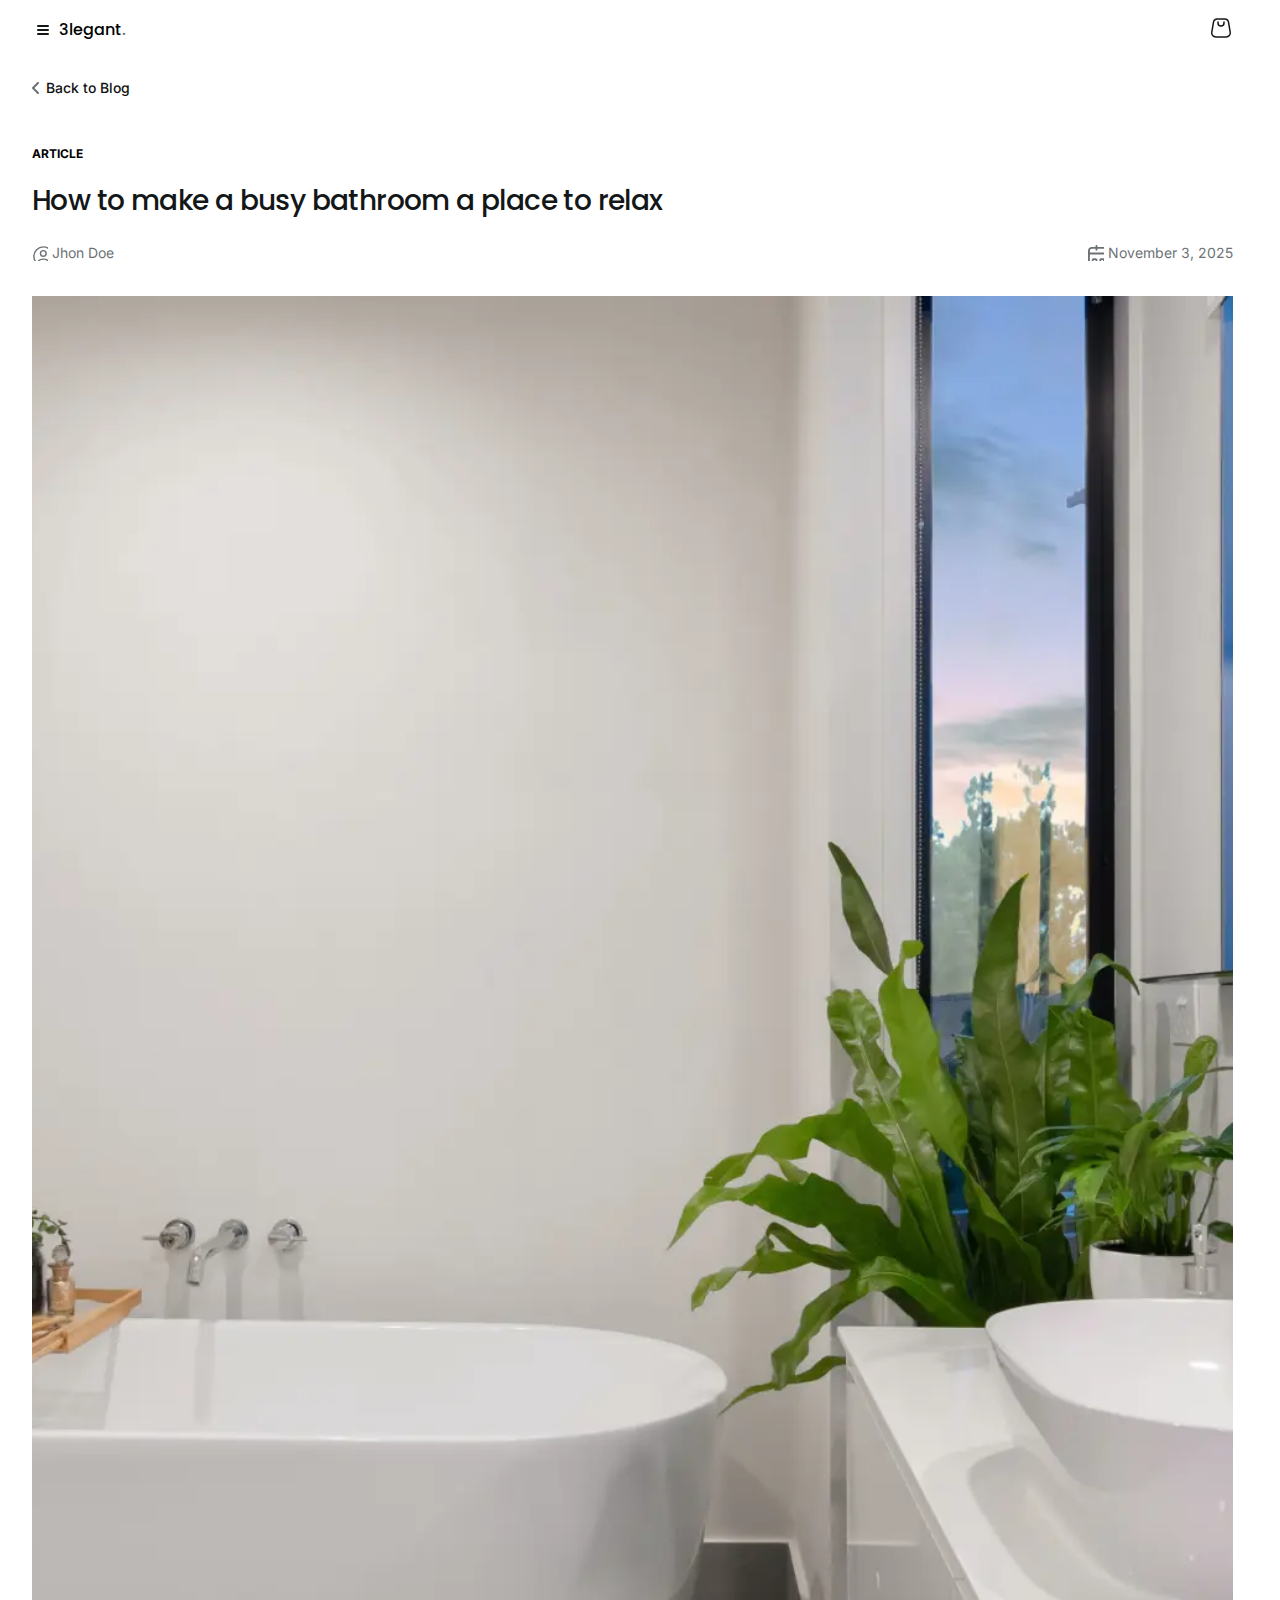
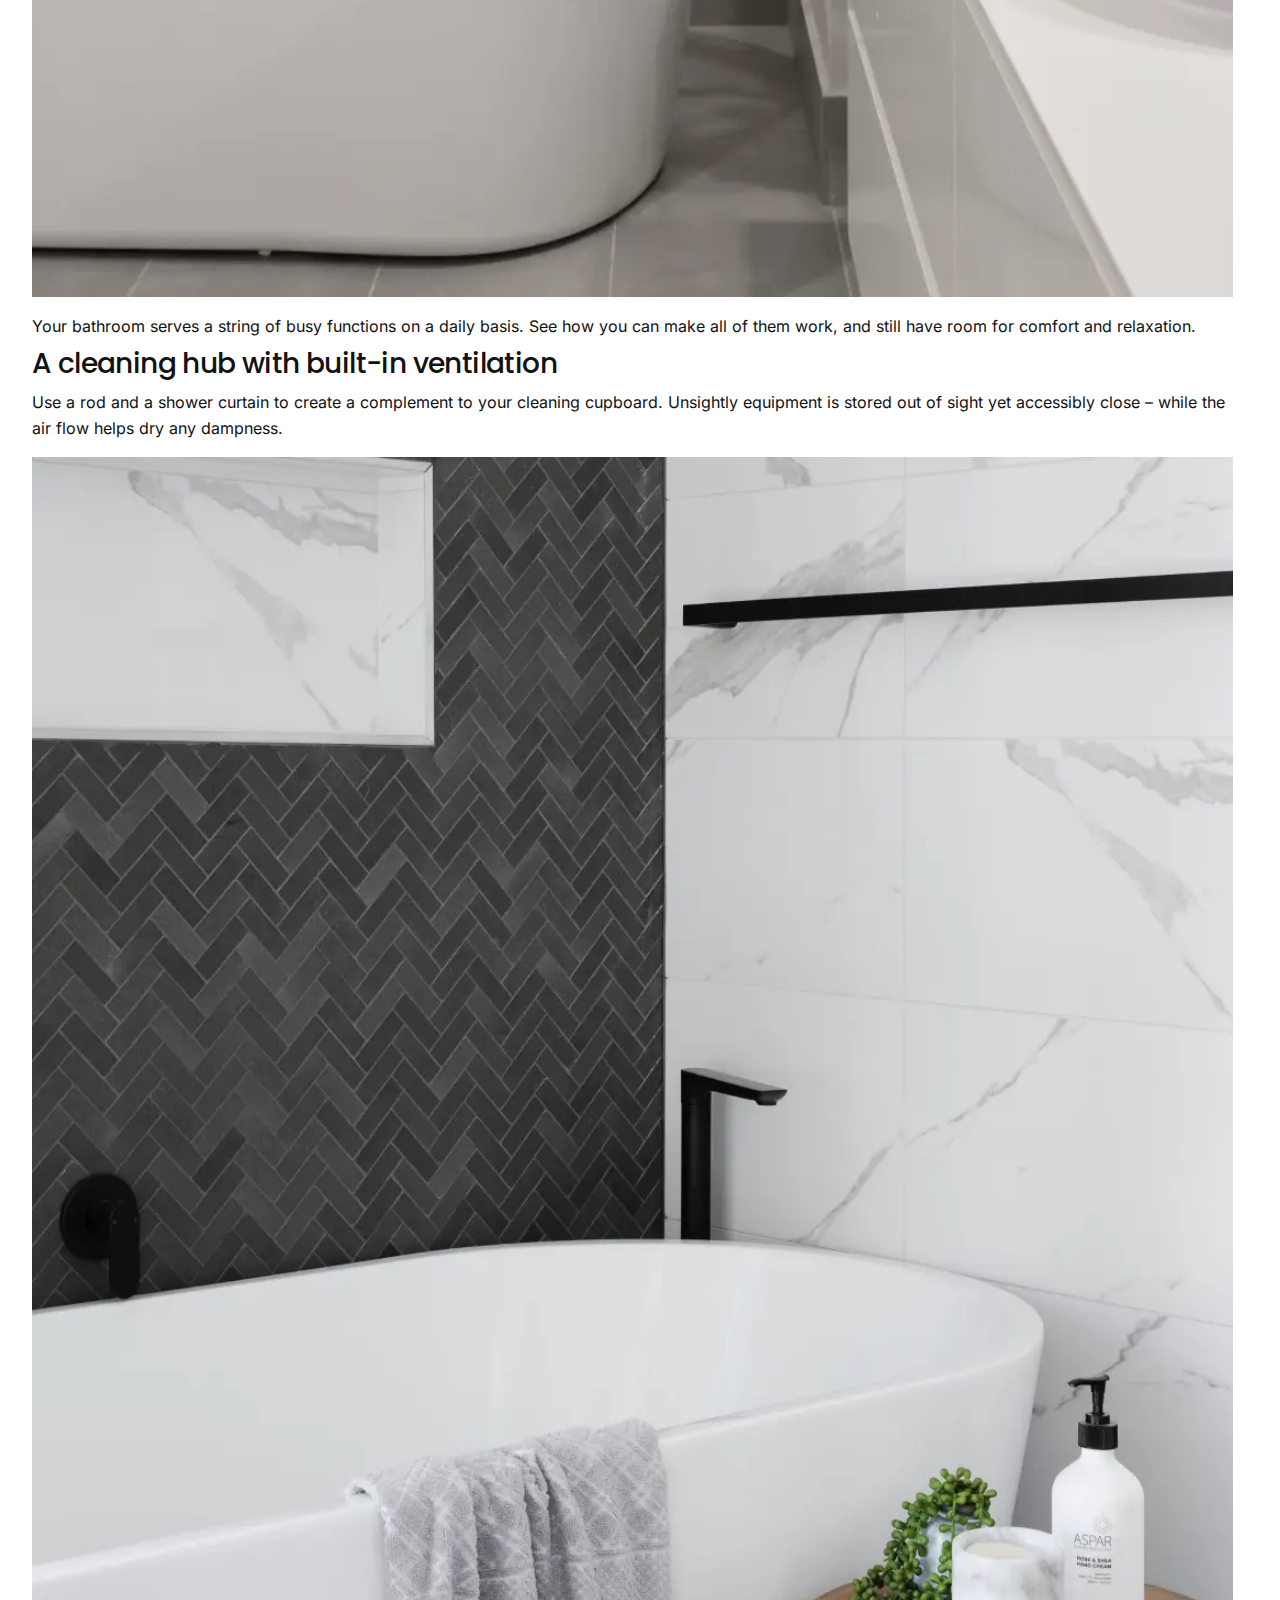
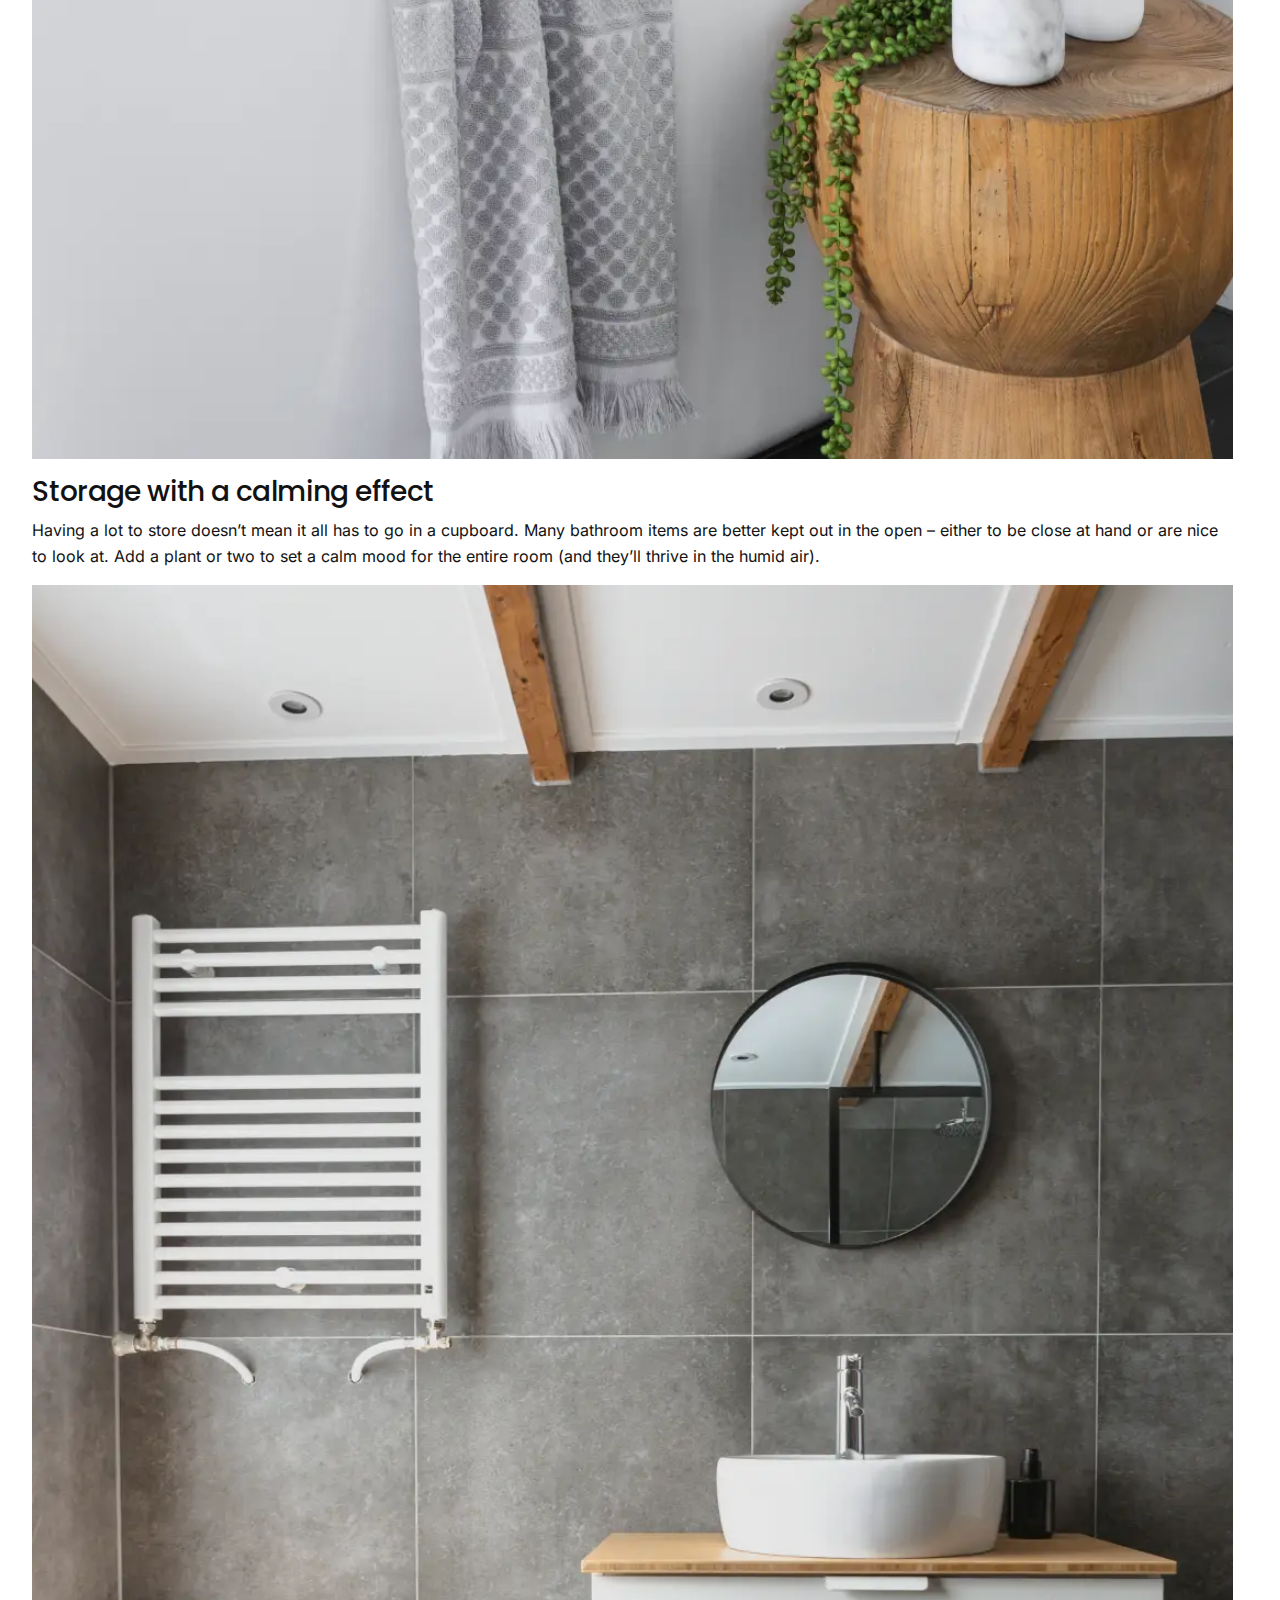
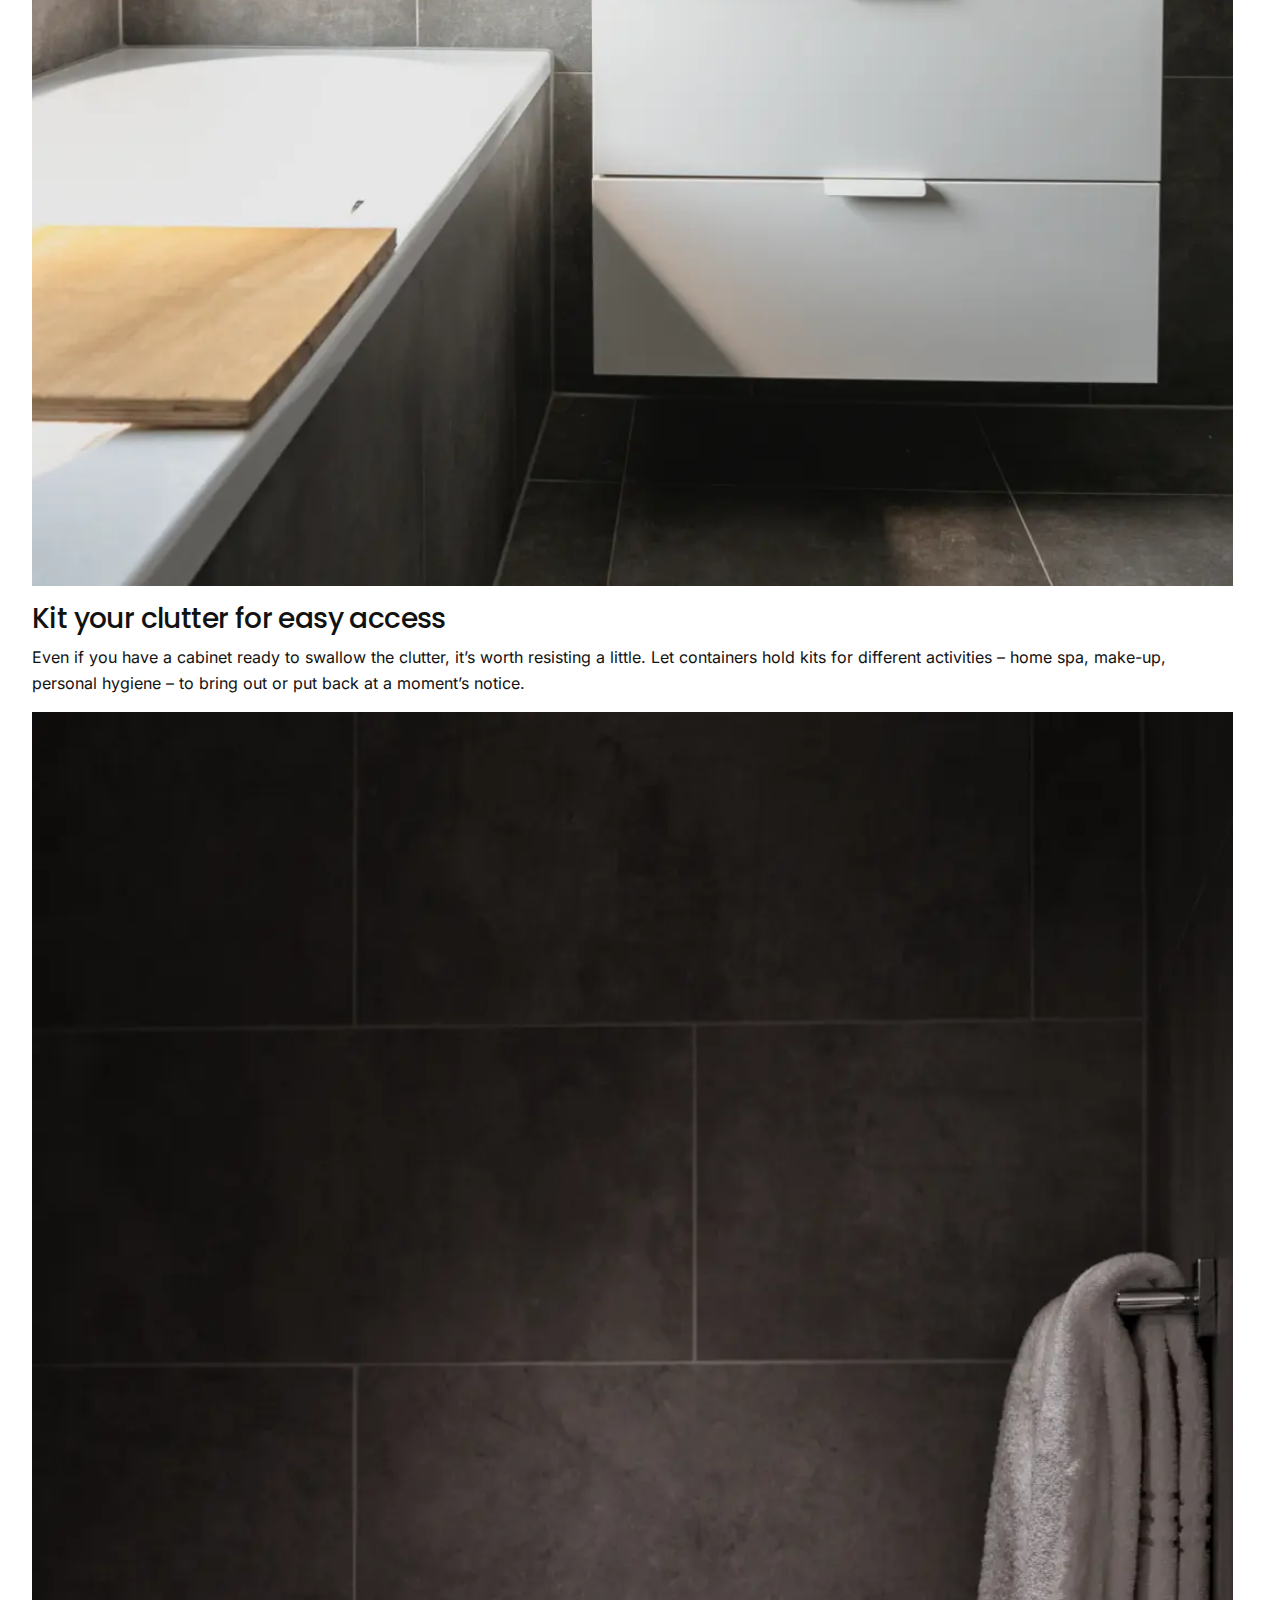
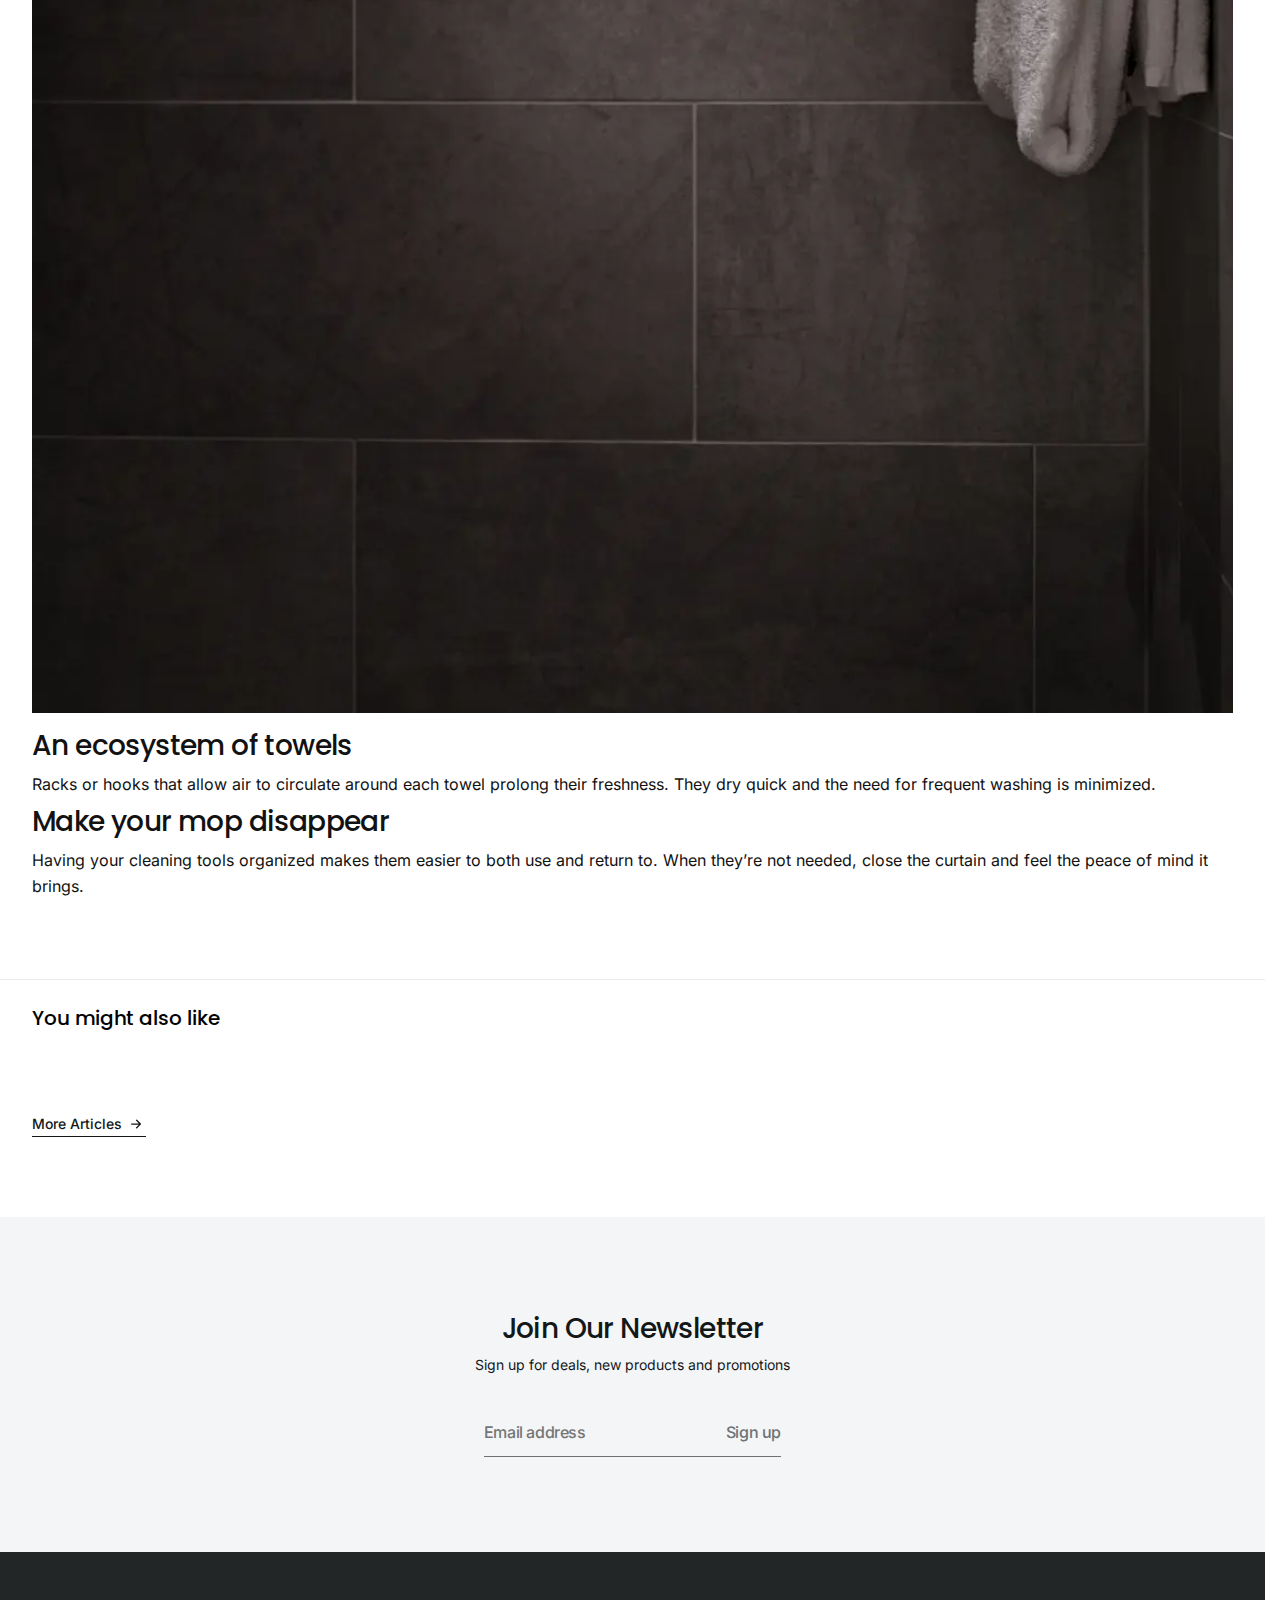
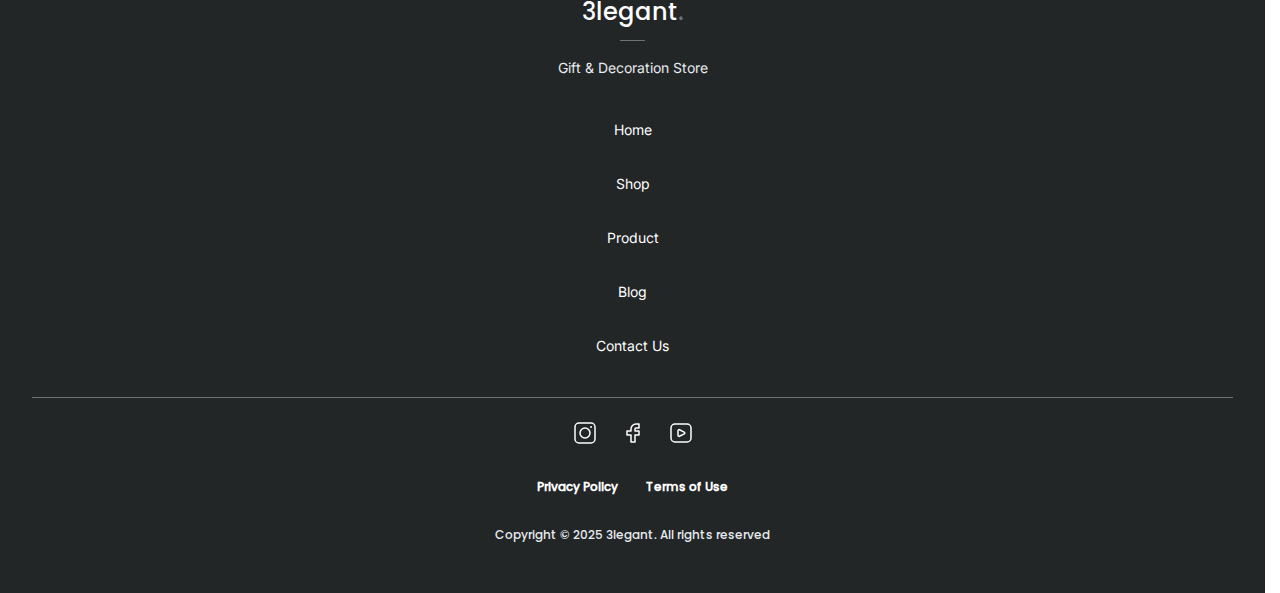
<file: blog/article-1.html>
<!DOCTYPE html>
<html lang="en">
  <head>
    <meta charset="UTF-8" />
    <meta name="viewport" content="width=device-width, initial-scale=1.0" />
    <title>3legant Shop | How to make a busy bathroom a place to relax</title>
    <link rel="icon" href="../images/favicon.svg" />
    <link rel="stylesheet" href="../css/style.css" />
    <script src="../js/main.js" defer></script>
  </head>

  <body class="article-page">
    <!-- Header  -->

    <header class="header">
      <div class="header__left">
        <button class="header__hamburger" aria-label="Toggle menu">
          <span
            class="header__hamburger-line header__hamburger-line--top"
          ></span>
          <span
            class="header__hamburger-line header__hamburger-line--middle"
          ></span>
          <span
            class="header__hamburger-line header__hamburger-line--bottom"
          ></span>
        </button>
        <a href="../index.html" class="header__logo">
          <span class="logo">3legant<span class="logo__dot">.</span></span>
        </a>
      </div>
      <div class="header__right">
        <a href="/cart" class="header__cart">
          <svg
            viewBox="0 0 24 24"
            xmlns="http://www.w3.org/2000/svg"
            xmlns:xlink="http://www.w3.org/1999/xlink"
            width="24.000000"
            height="24.000000"
            fill="none"
          >
            <rect
              id="outline/shopping bag"
              width="24.000000"
              height="24.000000"
              x="0.000000"
              y="0.000000"
            />
            <path
              id="Rectangle 773"
              d="M15 6L15 7C15 8.65685 13.6569 10 12 10C10.3431 10 9 8.65685 9 7L9 6"
              stroke="rgb(20,23,24)"
              stroke-linecap="round"
              stroke-linejoin="round"
              stroke-width="1.5"
            />
            <path
              id="Rectangle 772"
              d="M15.6116 3C17.5669 3 19.2357 4.41365 19.5572 6.3424L21.2238 16.3424C21.6302 18.7805 19.75 21 17.2783 21L6.72194 21C4.25018 21 2.37001 18.7805 2.77636 16.3424L4.44303 6.3424C4.76449 4.41365 6.43325 3 8.3886 3L15.6116 3Z"
              fill-rule="evenodd"
              stroke="rgb(20,23,24)"
              stroke-linejoin="round"
              stroke-width="1.5"
            />
          </svg>
        </a>
      </div>
      <div class="header__mobile-menu">
        <div class="mobile-menu__top">
          <div class="mobile-menu__topline">
            <a href="../index.html" class="mobile-menu__logo">
              <span class="logo">3legant<span class="logo__dot">.</span></span>
            </a>
            <button class="mobile-menu__close-button">
              <svg
                class="mobile-menu__close-icon"
                fill="#343839"
                height="14px"
                width="14px"
                version="1.1"
                id="Capa_1"
                xmlns="http://www.w3.org/2000/svg"
                xmlns:xlink="http://www.w3.org/1999/xlink"
                viewBox="0 0 460.775 460.775"
                xml:space="preserve"
                stroke="#343839"
              >
                <path
                  d="M285.08,230.397L456.218,59.27c6.076-6.077,6.076-15.911,0-21.986L423.511,4.565c-2.913-2.911-6.866-4.55-10.992-4.55 c-4.127,0-8.08,1.639-10.993,4.55l-171.138,171.14L59.25,4.565c-2.913-2.911-6.866-4.55-10.993-4.55 c-4.126,0-8.08,1.639-10.992,4.55L4.558,37.284c-6.077,6.075-6.077,15.909,0,21.986l171.138,171.128L4.575,401.505 c-6.074,6.077-6.074,15.911,0,21.986l32.709,32.719c2.911,2.911,6.865,4.55,10.992,4.55c4.127,0,8.08-1.639,10.994-4.55 l171.117-171.12l171.118,171.12c2.913,2.911,6.866,4.55,10.993,4.55c4.128,0,8.081-1.639,10.992-4.55l32.709-32.719 c6.074-6.075,6.074-15.909,0-21.986L285.08,230.397z"
                ></path>
              </svg>
            </button>
          </div>
          <form class="mobile-menu__search-form" action="/search" method="get">
            <div class="search-wrapper">
              <svg
                class="search-form__icon"
                viewBox="0 0 21.5031 21.5031"
                xmlns="http://www.w3.org/2000/svg"
                xmlns:xlink="http://www.w3.org/1999/xlink"
                width="21.503052"
                height="21.503052"
                fill="none"
              >
                <path
                  id="Vector"
                  d="M10.25 0.75C5.00329 0.75 0.75 5.00329 0.75 10.25C0.75 15.4967 5.00329 19.75 10.25 19.75C15.4967 19.75 19.75 15.4967 19.75 10.25C19.75 5.00329 15.4967 0.75 10.25 0.75ZM17.25 17.25L20.75 20.75"
                  fill-rule="evenodd"
                  stroke="rgb(20,23,24)"
                  stroke-linecap="round"
                  stroke-linejoin="round"
                  stroke-width="1.5"
                />
              </svg>
              <input
                type="text"
                name="q"
                class="search-input"
                placeholder="Search"
              />
            </div>
          </form>
          <nav class="mobile-menu__nav">
            <ul class="mobile-menu__navigation">
              <li>
                <a href="index.html" class="mobile-menu__navigation-link"
                  >Home</a
                >
              </li>
              <li><a href="#" class="mobile-menu__navigation-link">Shop</a></li>
              <li>
                <a href="#" class="mobile-menu__navigation-link">Product</a>
              </li>
              <li>
                <a href="#" class="mobile-menu__navigation-link">Contact Us</a>
              </li>
            </ul>
          </nav>
        </div>
        <div class="mobile-menu__bottom">
          <ul class="mobile-menu__bottom-actions">
            <li class="mobile-menu__bottom-item">
              <span class="mobile-menu__bottom-item-name">Cart</span>
              <button class="mobile-menu__bottom-item-button" aria-label="Cart">
                <svg
                  viewBox="0 0 24 24"
                  xmlns="http://www.w3.org/2000/svg"
                  xmlns:xlink="http://www.w3.org/1999/xlink"
                  width="24.000000"
                  height="24.000000"
                  fill="none"
                >
                  <rect
                    id="outline/shopping bag"
                    width="24.000000"
                    height="24.000000"
                    x="0.000000"
                    y="0.000000"
                  />
                  <path
                    id="Rectangle 773"
                    d="M15 6L15 7C15 8.65685 13.6569 10 12 10C10.3431 10 9 8.65685 9 7L9 6"
                    stroke="rgb(20,23,24)"
                    stroke-linecap="round"
                    stroke-linejoin="round"
                    stroke-width="1.5"
                  />
                  <path
                    id="Rectangle 772"
                    d="M15.6116 3C17.5669 3 19.2357 4.41365 19.5572 6.3424L21.2238 16.3424C21.6302 18.7805 19.75 21 17.2783 21L6.72194 21C4.25018 21 2.37001 18.7805 2.77636 16.3424L4.44303 6.3424C4.76449 4.41365 6.43325 3 8.3886 3L15.6116 3Z"
                    fill-rule="evenodd"
                    stroke="rgb(20,23,24)"
                    stroke-linejoin="round"
                    stroke-width="1.5"
                  />
                </svg>
              </button>
            </li>

            <li class="mobile-menu__bottom-item">
              <span class="mobile-menu__bottom-item-name">Wishlist</span>
              <button
                class="mobile-menu__bottom-item-button"
                aria-label="Wishlist"
              >
                <svg
                  viewBox="0 0 24 24"
                  xmlns="http://www.w3.org/2000/svg"
                  xmlns:xlink="http://www.w3.org/1999/xlink"
                  width="24.000000"
                  height="24.000000"
                  fill="none"
                >
                  <rect
                    id="icons/Heart/Line"
                    width="24.000000"
                    height="24.000000"
                    x="0.000000"
                    y="0.000000"
                  />
                  <path
                    id="Shape"
                    d="M12.6924 6.91706C12.3055 7.28838 11.6945 7.28838 11.3076 6.91706L10.6152 6.2526C9.80477 5.47487 8.70994 5 7.5 5C5.01472 5 3 7.01472 3 9.5C3 11.8826 4.28979 13.8501 6.15176 15.4666C8.01532 17.0844 10.2434 18.1574 11.5746 18.7051C11.853 18.8196 12.147 18.8196 12.4254 18.7051C13.7566 18.1574 15.9847 17.0844 17.8482 15.4666C19.7102 13.85 21 11.8826 21 9.5C21 7.01472 18.9853 5 16.5 5C15.2901 5 14.1952 5.47487 13.3848 6.2526L12.6924 6.91706ZM12 4.80957C10.8321 3.6888 9.24649 3 7.5 3C3.91015 3 1 5.91015 1 9.5C1 15.8683 7.97034 19.385 10.8138 20.5547C11.5796 20.8697 12.4204 20.8697 13.1862 20.5547C16.0297 19.385 23 15.8682 23 9.5C23 5.91015 20.0899 3 16.5 3C14.7535 3 13.1679 3.6888 12 4.80957Z"
                    fill="rgb(20,23,24)"
                    fill-rule="evenodd"
                  />
                </svg>
              </button>
            </li>
          </ul>
          <button class="mobile-menu__sign-in-button">Sign In</button>
          <div class="mobile-menu__social-icons">
            <button class="social-icons__button">
              <a
                href="https://www.instagram.com/"
                target="_blank"
                class="social-icons__link"
              >
                <svg
                  viewBox="0 0 24 24"
                  xmlns="http://www.w3.org/2000/svg"
                  xmlns:xlink="http://www.w3.org/1999/xlink"
                  width="24.000000"
                  height="24.000000"
                  fill="none"
                >
                  <rect
                    id="social/outline/instagram"
                    width="24.000000"
                    height="24.000000"
                    x="0.000000"
                    y="0.000000"
                    fill="rgb(255,255,255)"
                    fill-opacity="0"
                  />
                  <rect
                    id="Vector"
                    width="20.000000"
                    height="20.000000"
                    x="2.000000"
                    y="2.000000"
                    rx="4.000000"
                    stroke="rgb(20,23,24)"
                    stroke-width="1.5"
                  />
                  <circle
                    id="Vector"
                    cx="18"
                    cy="6"
                    r="1"
                    fill="rgb(20,23,24)"
                  />
                  <circle
                    id="Vector"
                    cx="12"
                    cy="12"
                    r="5"
                    stroke="rgb(20,23,24)"
                    stroke-width="1.5"
                  />
                </svg>
              </a>
            </button>
            <button class="social-icons__button">
              <a
                href="https://www.facebook.com//"
                target="_blank"
                class="social-icons__link"
              >
                <svg
                  viewBox="0 0 24 24"
                  xmlns="http://www.w3.org/2000/svg"
                  xmlns:xlink="http://www.w3.org/1999/xlink"
                  width="24.000000"
                  height="24.000000"
                  fill="none"
                >
                  <rect
                    id="social/outline/facebook"
                    width="24.000000"
                    height="24.000000"
                    x="0.000000"
                    y="0.000000"
                  />
                  <path
                    id="Vector 2998"
                    d="M18 3L18 7L15 7C14.4477 7 14 7.44772 14 8L14 10L18 10L18 14L14 14L14 21L10 21L10 14L6 14L6 10L10 10L10 8C10 5.23858 12.2386 3 15 3L18 3Z"
                    stroke="rgb(20,23,24)"
                    stroke-linecap="round"
                    stroke-linejoin="round"
                    stroke-width="1.5"
                  />
                </svg>
              </a>
            </button>
            <button class="social-icons__button">
              <a
                href="https://www.youtube.com/"
                target="_blank"
                class="social-icons__link"
              >
                <svg
                  viewBox="0 0 24 24"
                  xmlns="http://www.w3.org/2000/svg"
                  xmlns:xlink="http://www.w3.org/1999/xlink"
                  width="24.000000"
                  height="24.000000"
                  fill="none"
                >
                  <rect
                    id="social/outline/youtube"
                    width="24.000000"
                    height="24.000000"
                    x="0.000000"
                    y="0.000000"
                  />
                  <rect
                    id="Rectangle 1083"
                    width="20.000000"
                    height="18.000000"
                    x="2.000000"
                    y="3.000000"
                    rx="4.000000"
                    stroke="rgb(20,23,24)"
                    stroke-width="1.5"
                  />
                  <path
                    id="Vector 2900"
                    d="M10.4472 8.72361C9.78231 8.39116 9 8.87465 9 9.61803L9 14.382C9 15.1253 9.78231 15.6088 10.4472 15.2764L15.2111 12.8944C15.9482 12.5259 15.9482 11.4741 15.2111 11.1056L10.4472 8.72361Z"
                    stroke="rgb(20,23,24)"
                    stroke-linecap="round"
                    stroke-width="1.5"
                  />
                </svg>
              </a>
            </button>
          </div>
        </div>
      </div>
    </header>

    <!-- Main -->
    <main class="main">
      <!-- Article -->

      <a href="../blog.html" class="article-page__back-link">
        <svg
          width="8"
          height="12"
          viewBox="0 0 8 12"
          fill="none"
          xmlns="http://www.w3.org/2000/svg"
        >
          <path
            d="M6 1 L1 6 L6 11"
            stroke="#6C7275"
            stroke-width="2"
            stroke-linecap="round"
            stroke-linejoin="round"
          /></svg
        >Back to Blog
      </a>

      <section class="article">
        <div class="article__header">
          <span class="article__label">Article</span>
          <h1 class="article__title">
            How to make a busy bathroom a place to relax
          </h1>
          <div class="article__meta">
            <span class="article__author">
              <svg
                width="16px"
                height="16px"
                viewBox="0 0 17 17"
                fill="none"
                xmlns="http://www.w3.org/2000/svg"
                transform="rotate(0)"
              >
                <g id="SVGRepo_iconCarrier">
                  <circle
                    cx="12"
                    cy="9"
                    r="3"
                    stroke="rgba(108, 114, 117, 1)"
                    stroke-width="1.5"
                  ></circle>
                  <circle
                    cx="12"
                    cy="12"
                    r="10"
                    stroke="rgba(108, 114, 117, 1)"
                    stroke-width="1.5"
                  ></circle>
                  <path
                    d="M17.9691 20C17.81 17.1085 16.9247 15 11.9999 15C7.07521 15 6.18991 17.1085 6.03076 20"
                    stroke="rgba(108, 114, 117, 1)"
                    stroke-width="1.5"
                    stroke-linecap="round"
                  ></path>
                </g></svg
              >Jhon Doe
            </span>
            <time class="article__date" datetime="2025-11-03"
              ><svg
                width="16px"
                height="16px"
                viewBox="0 0 17 17"
                version="1.1"
                xmlns="http://www.w3.org/2000/svg"
                xmlns:xlink="http://www.w3.org/1999/xlink"
                xmlns:sketch="http://www.bohemiancoding.com/sketch/ns"
                fill="#6C7275"
              >
                <g id="SVGRepo_iconCarrier">
                  <title>calendar</title>
                  <desc>Created with Sketch Beta.</desc>
                  <defs></defs>
                  <g
                    id="Page-1"
                    stroke="none"
                    stroke-width="1"
                    fill="none"
                    fill-rule="evenodd"
                    sketch:type="MSPage"
                  >
                    <g
                      id="Icon-Set"
                      sketch:type="MSLayerGroup"
                      transform="translate(-309.000000, -359.000000)"
                      fill="#6C7275"
                    >
                      <path
                        d="M323,383 L325,383 L325,385 L323,385 L323,383 Z M323,387 L325,387 C326.104,387 327,386.104 327,385 L327,383 C327,381.896 326.104,381 325,381 L323,381 C321.896,381 321,381.896 321,383 L321,385 C321,386.104 321.896,387 323,387 L323,387 Z M315,383 L317,383 L317,385 L315,385 L315,383 Z M315,387 L317,387 C318.104,387 319,386.104 319,385 L319,383 C319,381.896 318.104,381 317,381 L315,381 C313.896,381 313,381.896 313,383 L313,385 C313,386.104 313.896,387 315,387 L315,387 Z M323,375 L325,375 L325,377 L323,377 L323,375 Z M323,379 L325,379 C326.104,379 327,378.104 327,377 L327,375 C327,373.896 326.104,373 325,373 L323,373 C321.896,373 321,373.896 321,375 L321,377 C321,378.104 321.896,379 323,379 L323,379 Z M315,375 L317,375 L317,377 L315,377 L315,375 Z M315,379 L317,379 C318.104,379 319,378.104 319,377 L319,375 C319,373.896 318.104,373 317,373 L315,373 C313.896,373 313,373.896 313,375 L313,377 C313,378.104 313.896,379 315,379 L315,379 Z M337,367 L311,367 L311,365 C311,363.896 311.896,363 313,363 L317,363 L317,364 C317,364.553 317.447,365 318,365 C318.553,365 319,364.553 319,364 L319,363 L329,363 L329,364 C329,364.553 329.447,365 330,365 C330.553,365 331,364.553 331,364 L331,363 L335,363 C336.104,363 337,363.896 337,365 L337,367 L337,367 Z M337,387 C337,388.104 336.104,389 335,389 L313,389 C311.896,389 311,388.104 311,387 L311,369 L337,369 L337,387 L337,387 Z M335,361 L331,361 L331,360 C331,359.448 330.553,359 330,359 C329.447,359 329,359.448 329,360 L329,361 L319,361 L319,360 C319,359.448 318.553,359 318,359 C317.447,359 317,359.448 317,360 L317,361 L313,361 C310.791,361 309,362.791 309,365 L309,387 C309,389.209 310.791,391 313,391 L335,391 C337.209,391 339,389.209 339,387 L339,365 C339,362.791 337.209,361 335,361 L335,361 Z M331,375 L333,375 L333,377 L331,377 L331,375 Z M331,379 L333,379 C334.104,379 335,378.104 335,377 L335,375 C335,373.896 334.104,373 333,373 L331,373 C329.896,373 329,373.896 329,375 L329,377 C329,378.104 329.896,379 331,379 L331,379 Z M331,383 L333,383 L333,385 L331,385 L331,383 Z M331,387 L333,387 C334.104,387 335,386.104 335,385 L335,383 C335,381.896 334.104,381 333,381 L331,381 C329.896,381 329,381.896 329,383 L329,385 C329,386.104 329.896,387 331,387 L331,387 Z"
                        id="calendar"
                        sketch:type="MSShapeGroup"
                      ></path>
                    </g>
                  </g>
                </g></svg
              >November 3, 2025</time
            >
          </div>
        </div>
        <div class="article__body">
          <img
            src="../images/blog-posts-images/article-1/article-1-image-1.webp"
            alt=""
            class="article__image"
          />
          <div class="article__text-block">
            <p class="article__text">
              Your bathroom serves a string of busy functions on a daily basis.
              See how you can make all of them work, and still have room for
              comfort and relaxation.
            </p>
            <h2 class="article__subtitle">
              A cleaning hub with built-in ventilation
            </h2>
            <p class="article__text">
              Use a rod and a shower curtain to create a complement to your
              cleaning cupboard. Unsightly equipment is stored out of sight yet
              accessibly close – while the air flow helps dry any dampness.
            </p>
          </div>
          <img
            src="../images/blog-posts-images/article-1/article-1-image-2.webp"
            alt=""
            class="article__image"
          />
          <div class="article__text-block">
            <h2 class="article__subtitle">Storage with a calming effect</h2>
            <p class="article__text">
              Having a lot to store doesn’t mean it all has to go in a cupboard.
              Many bathroom items are better kept out in the open – either to be
              close at hand or are nice to look at. Add a plant or two to set a
              calm mood for the entire room (and they’ll thrive in the humid
              air).
            </p>
          </div>
          <img
            src="../images/blog-posts-images/article-1/article-1-image-3.webp"
            alt=""
            class="article__image"
          />
          <div class="article__text-block">
            <h2 class="article__subtitle">Kit your clutter for easy access</h2>
            <p class="article__text">
              Even if you have a cabinet ready to swallow the clutter, it’s
              worth resisting a little. Let containers hold kits for different
              activities – home spa, make-up, personal hygiene – to bring out or
              put back at a moment’s notice.
            </p>
          </div>
          <img
            src="../images/blog-posts-images/article-1/article-1-image-4.webp"
            alt=""
            class="article__image"
          />
          <div class="article__text-block">
            <h2 class="article__subtitle">An ecosystem of towels</h2>
            <p class="article__text">
              Racks or hooks that allow air to circulate around each towel
              prolong their freshness. They dry quick and the need for frequent
              washing is minimized.
            </p>
            <h2 class="article__subtitle">Make your mop disappear</h2>
            <p class="article__text">
              Having your cleaning tools organized makes them easier to both use
              and return to. When they’re not needed, close the curtain and feel
              the peace of mind it brings.
            </p>
          </div>
        </div>
      </section>

      <section class="recommended-articles">
        <h4 class="recommended-articles__title">You might also like</h4>
        <div class="recommended-articles__list" id="recommendedList"></div>
        <a href="../blog.html" class="cta-link recommended-articles__link"
          >More Articles
          <svg
            xmlns="http://www.w3.org/2000/svg"
            width="20"
            height="20"
            fill="currentColor"
            class="bi bi-arrow-right-short"
            viewBox="0 0 16 16"
          >
            <path
              fill-rule="evenodd"
              d="M4 8a.5.5 0 0 1 .5-.5h5.793L8.146 5.354a.5.5 0 1 1 .708-.708l3 3a.5.5 0 0 1 0 .708l-3 3a.5.5 0 0 1-.708-.708L10.293 8.5H4.5A.5.5 0 0 1 4 8"
            />
          </svg>
        </a>
      </section>

      <!-- Newsletter -->

      <section class="newsletter">
        <div class="newsletter__header">
          <span class="newsletter__title">Join Our Newsletter</span>
          <p class="newsletter__description">
            Sign up for deals, new products and promotions
          </p>
        </div>
        <form class="newsletter__form">
          <div class="newsletter__field">
            <input
              type="email"
              id="newsletter-email"
              name="email"
              class="newsletter__input"
              placeholder="Email address"
              required
            />
            <button type="submit" class="newsletter__button">Sign up</button>
          </div>
        </form>
      </section>
    </main>

    <!-- Footer -->

    <footer class="footer">
      <div class="footer__header">
        <a href="#" class="footer__logo"
          >3legant<span class="logo__dot">.</span></a
        >
        <span class="footer__tagline">Gift & Decoration Store</span>
      </div>
      <nav class="footer__navigation">
        <ul class="footer__navigation-list">
          <li class="footer__navigation-item">
            <a href="#" class="footer__navigation-link">Home</a>
          </li>
          <li class="footer__navigation-item">
            <a href="#" class="footer__navigation-link">Shop</a>
          </li>
          <li class="footer__navigation-item">
            <a href="#" class="footer__navigation-link">Product</a>
          </li>
          <li class="footer__navigation-item">
            <a href="../blog.html" class="footer__navigation-link">Blog</a>
          </li>
          <li class="footer__navigation-item">
            <a href="#" class="footer__navigation-link">Contact Us</a>
          </li>
        </ul>
      </nav>
      <div class="footer__social-links">
        <a
          href="https://www.instagram.com/"
          target="_blank"
          class="footer__social-link"
        >
          <svg
            viewBox="0 0 24 24"
            xmlns="http://www.w3.org/2000/svg"
            xmlns:xlink="http://www.w3.org/1999/xlink"
            width="24.000000"
            height="24.000000"
            fill="none"
          >
            <rect
              id="social/outline/instagram"
              width="24.000000"
              height="24.000000"
              x="0.000000"
              y="0.000000"
              fill="rgb(255,255,255)"
              fill-opacity="0"
            />
            <rect
              id="Vector"
              width="20.000000"
              height="20.000000"
              x="2.000000"
              y="2.000000"
              rx="4.000000"
              stroke="rgb(254, 254, 254)"
              stroke-width="1.5"
            />
            <circle
              id="Vector"
              cx="18"
              cy="6"
              r="1"
              fill="rgb(254, 254, 254)"
            />
            <circle
              id="Vector"
              cx="12"
              cy="12"
              r="5"
              stroke="rgb(254, 254, 254)"
              stroke-width="1.5"
            />
          </svg>
        </a>
        <a
          href="https://www.facebook.com//"
          target="_blank"
          class="footer__social-link"
        >
          <svg
            viewBox="0 0 24 24"
            xmlns="http://www.w3.org/2000/svg"
            xmlns:xlink="http://www.w3.org/1999/xlink"
            width="24.000000"
            height="24.000000"
            fill="none"
          >
            <rect
              id="social/outline/facebook"
              width="24.000000"
              height="24.000000"
              x="0.000000"
              y="0.000000"
            />
            <path
              id="Vector 2998"
              d="M18 3L18 7L15 7C14.4477 7 14 7.44772 14 8L14 10L18 10L18 14L14 14L14 21L10 21L10 14L6 14L6 10L10 10L10 8C10 5.23858 12.2386 3 15 3L18 3Z"
              stroke="rgb(254, 254, 254)"
              stroke-linecap="round"
              stroke-linejoin="round"
              stroke-width="1.5"
            />
          </svg>
        </a>
        <a
          href="https://www.youtube.com/"
          target="_blank"
          class="footer__social-link"
        >
          <svg
            viewBox="0 0 24 24"
            xmlns="http://www.w3.org/2000/svg"
            xmlns:xlink="http://www.w3.org/1999/xlink"
            width="24.000000"
            height="24.000000"
            fill="none"
          >
            <rect
              id="social/outline/youtube"
              width="24.000000"
              height="24.000000"
              x="0.000000"
              y="0.000000"
            />
            <rect
              id="Rectangle 1083"
              width="20.000000"
              height="18.000000"
              x="2.000000"
              y="3.000000"
              rx="4.000000"
              stroke="rgb(254, 254, 254)"
              stroke-width="1.5"
            />
            <path
              id="Vector 2900"
              d="M10.4472 8.72361C9.78231 8.39116 9 8.87465 9 9.61803L9 14.382C9 15.1253 9.78231 15.6088 10.4472 15.2764L15.2111 12.8944C15.9482 12.5259 15.9482 11.4741 15.2111 11.1056L10.4472 8.72361Z"
              stroke="rgb(254, 254, 254)"
              stroke-linecap="round"
              stroke-width="1.5"
            />
          </svg>
        </a>
      </div>
      <div class="footer__legal">
        <span class="footer_privacy-policy">Privacy Policy</span>
        <span class="footer__terms-of-use">Terms of Use</span>
      </div>
      <span class="footer__copyright"
        >Copyright © 2025 3legant. All rights reserved</span
      >
    </footer>
  </body>
</html>
</file>
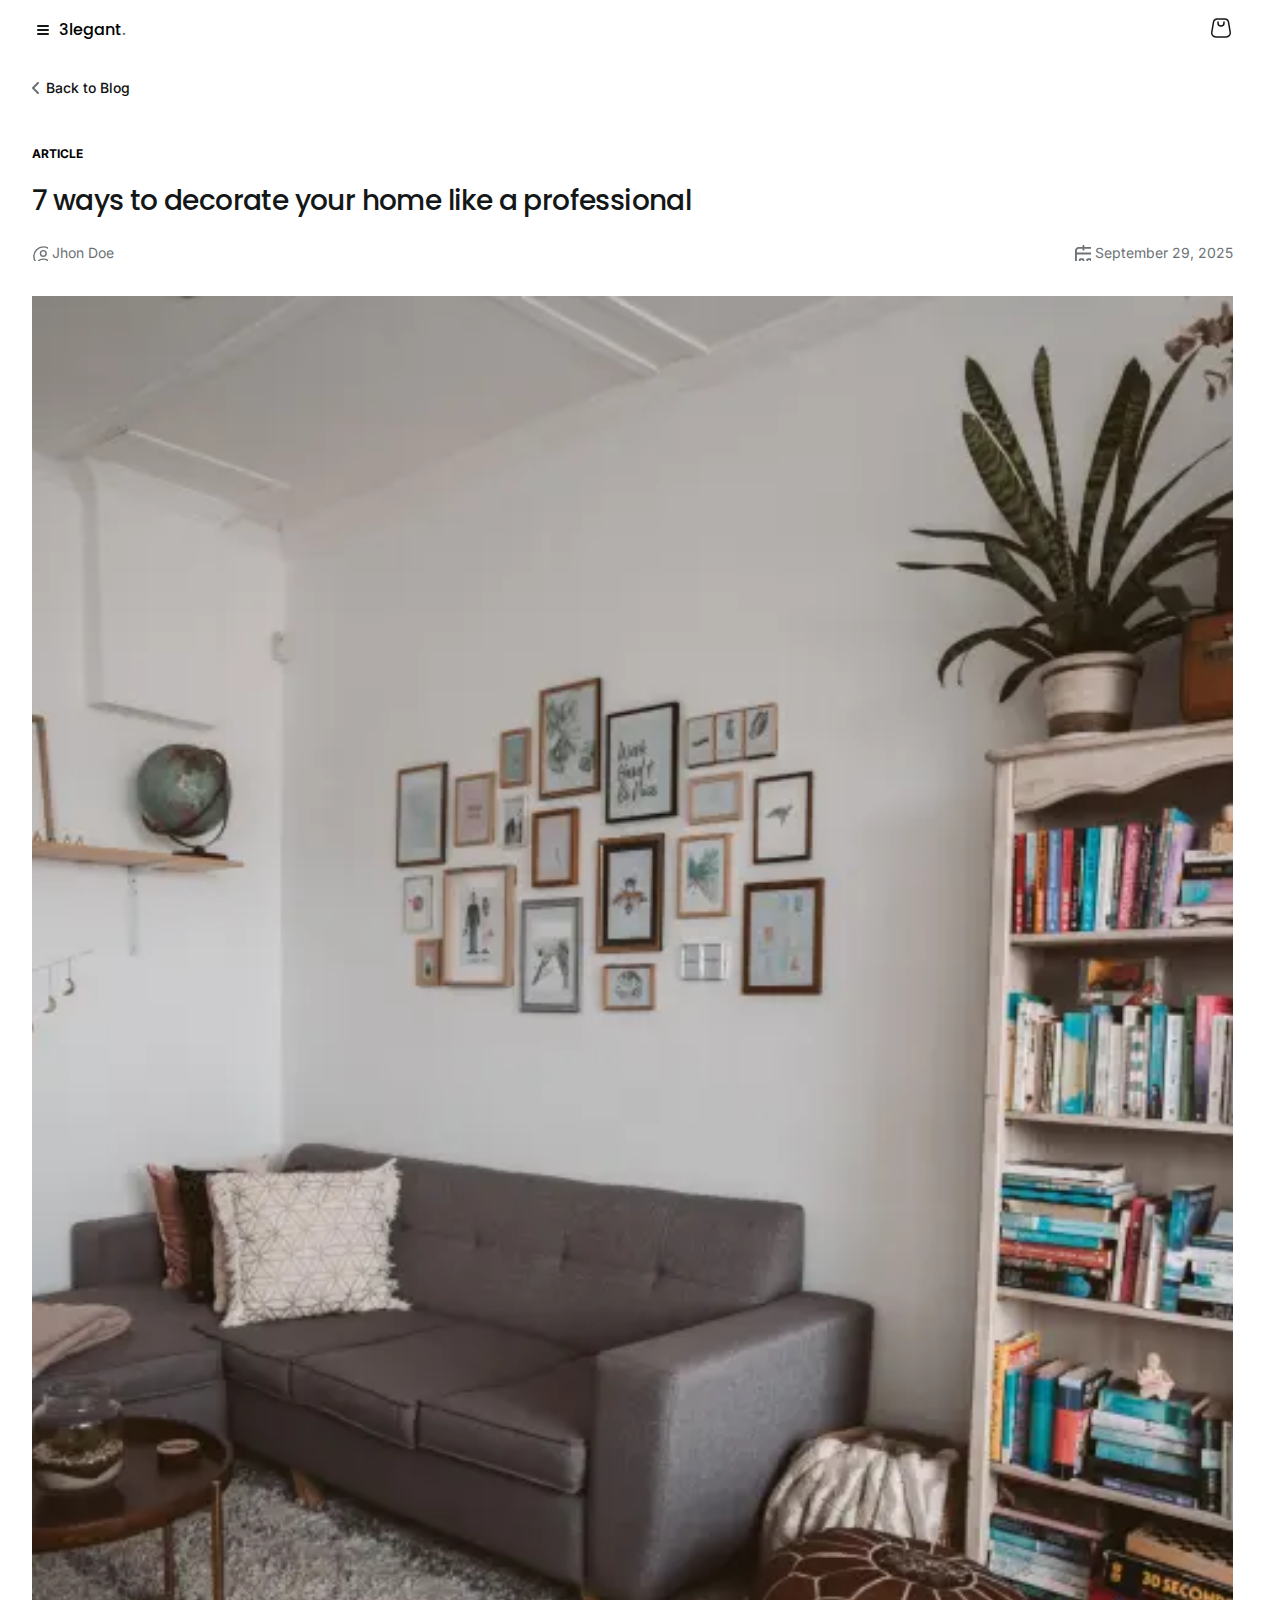
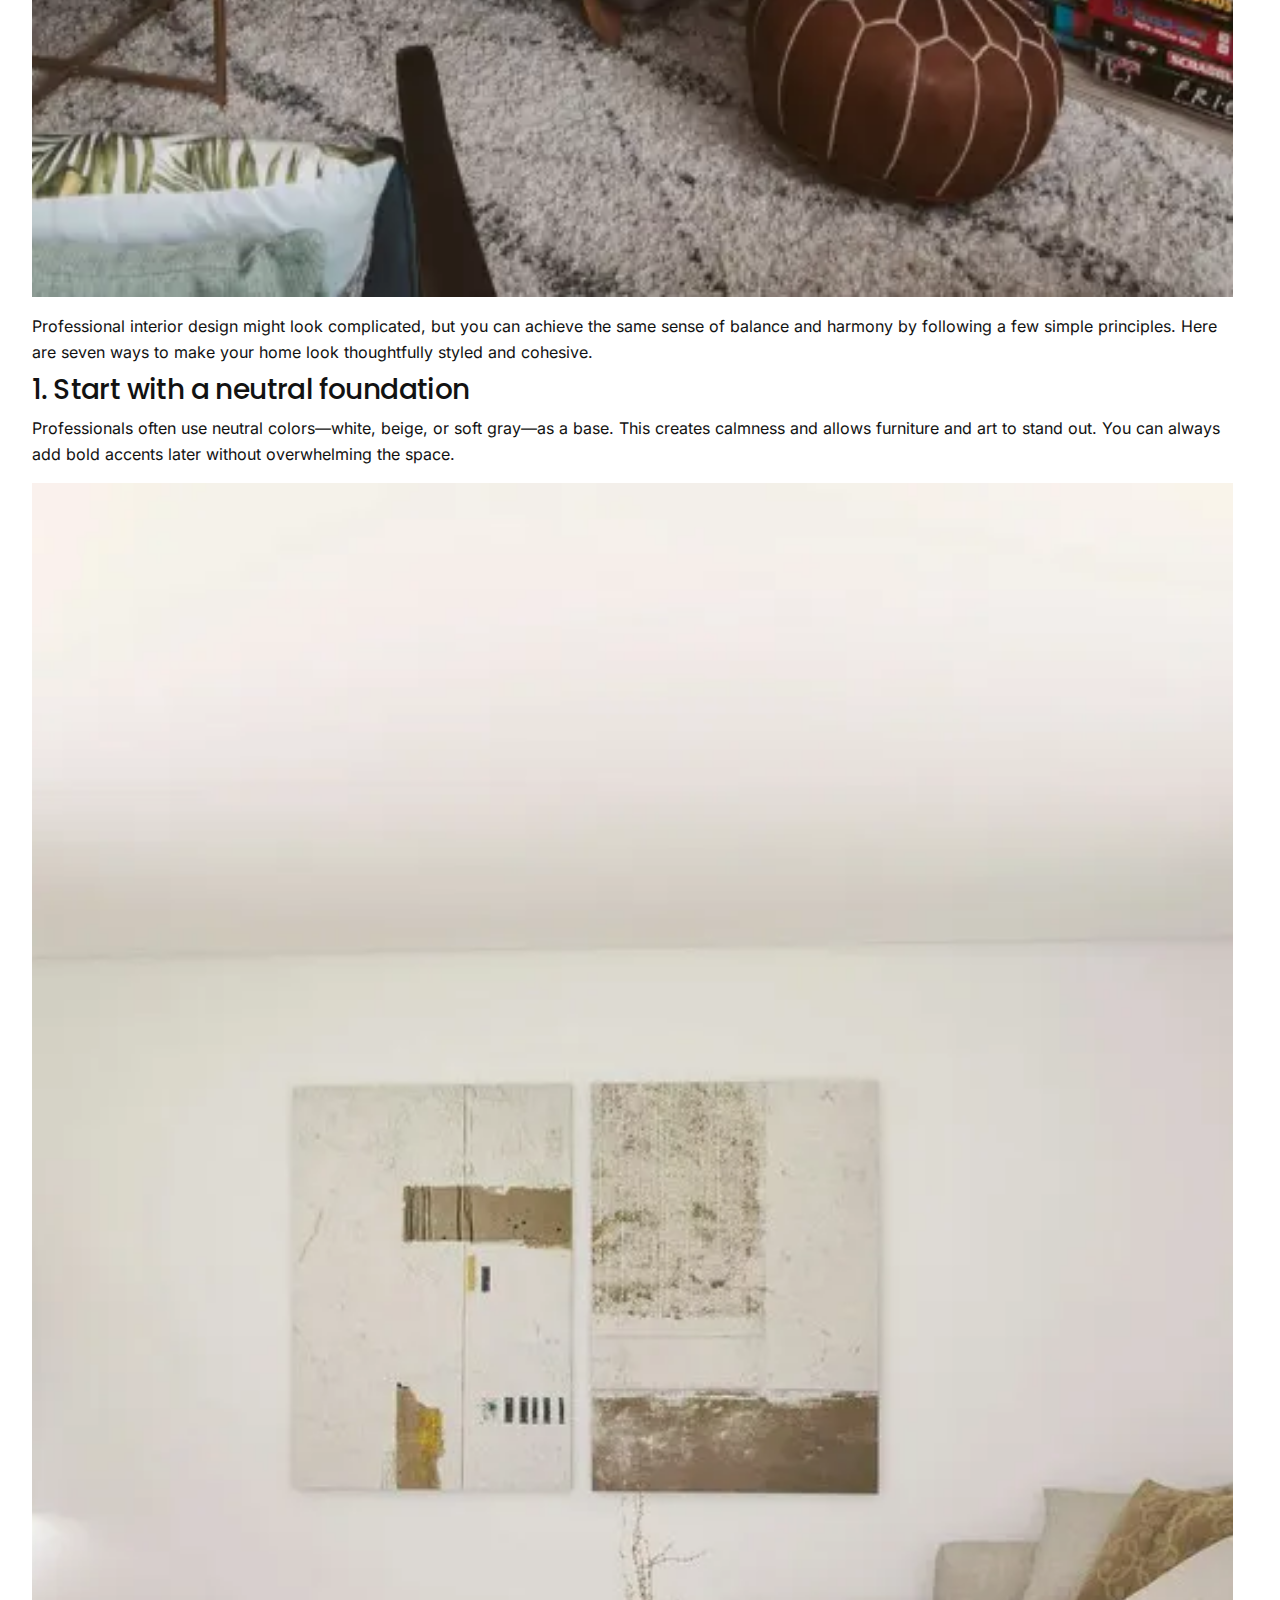
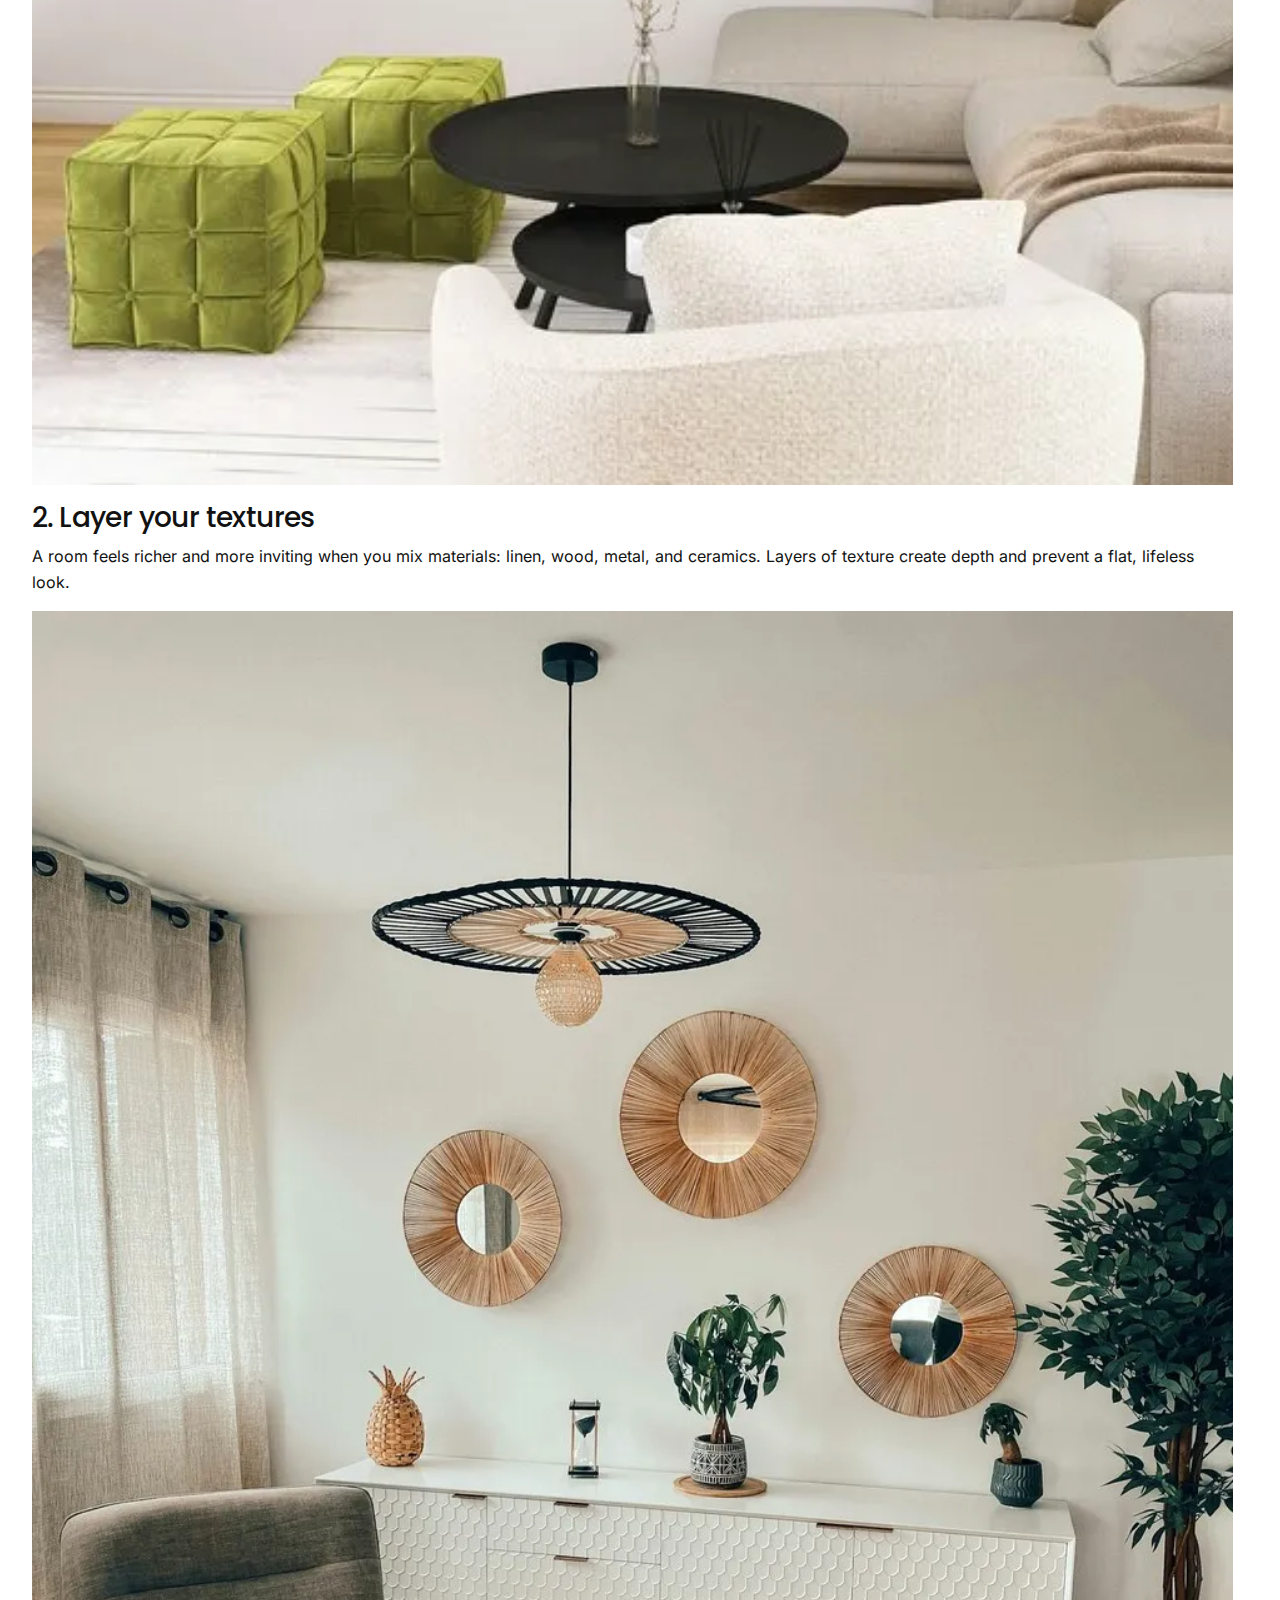
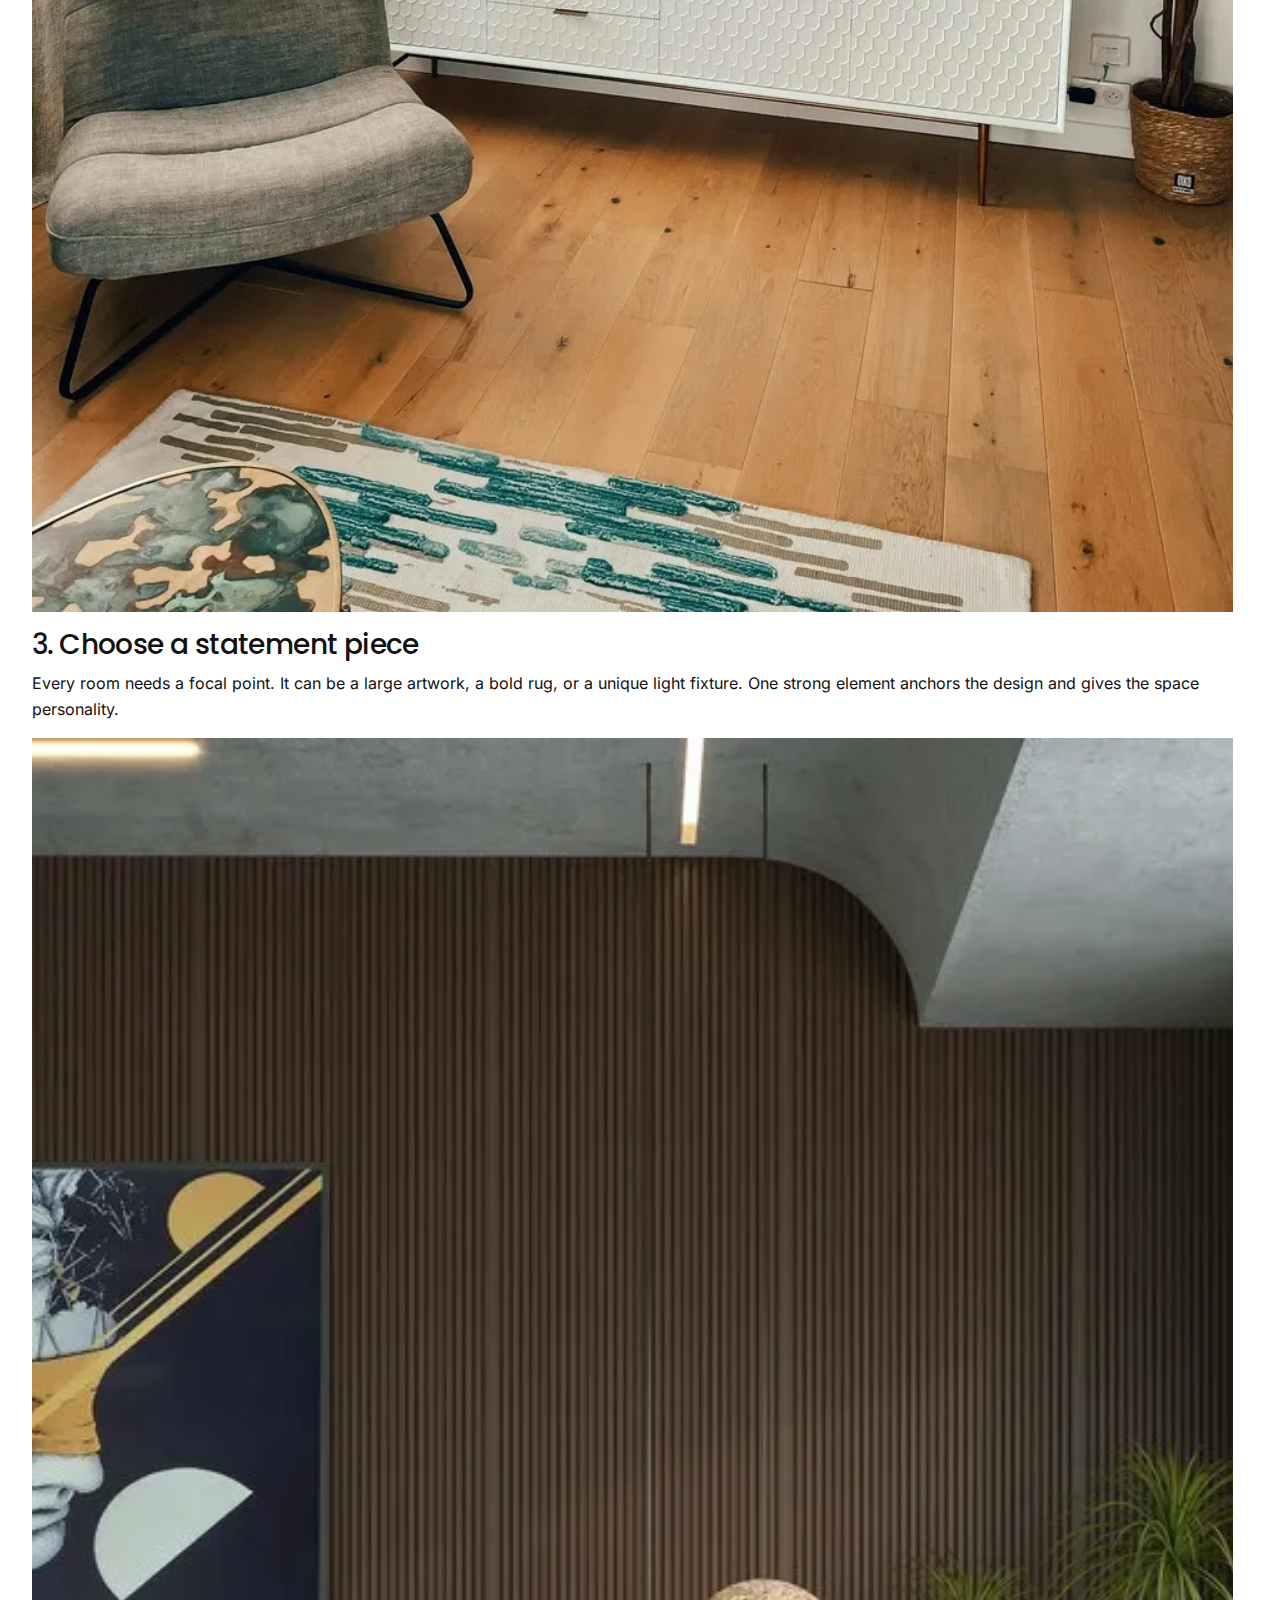
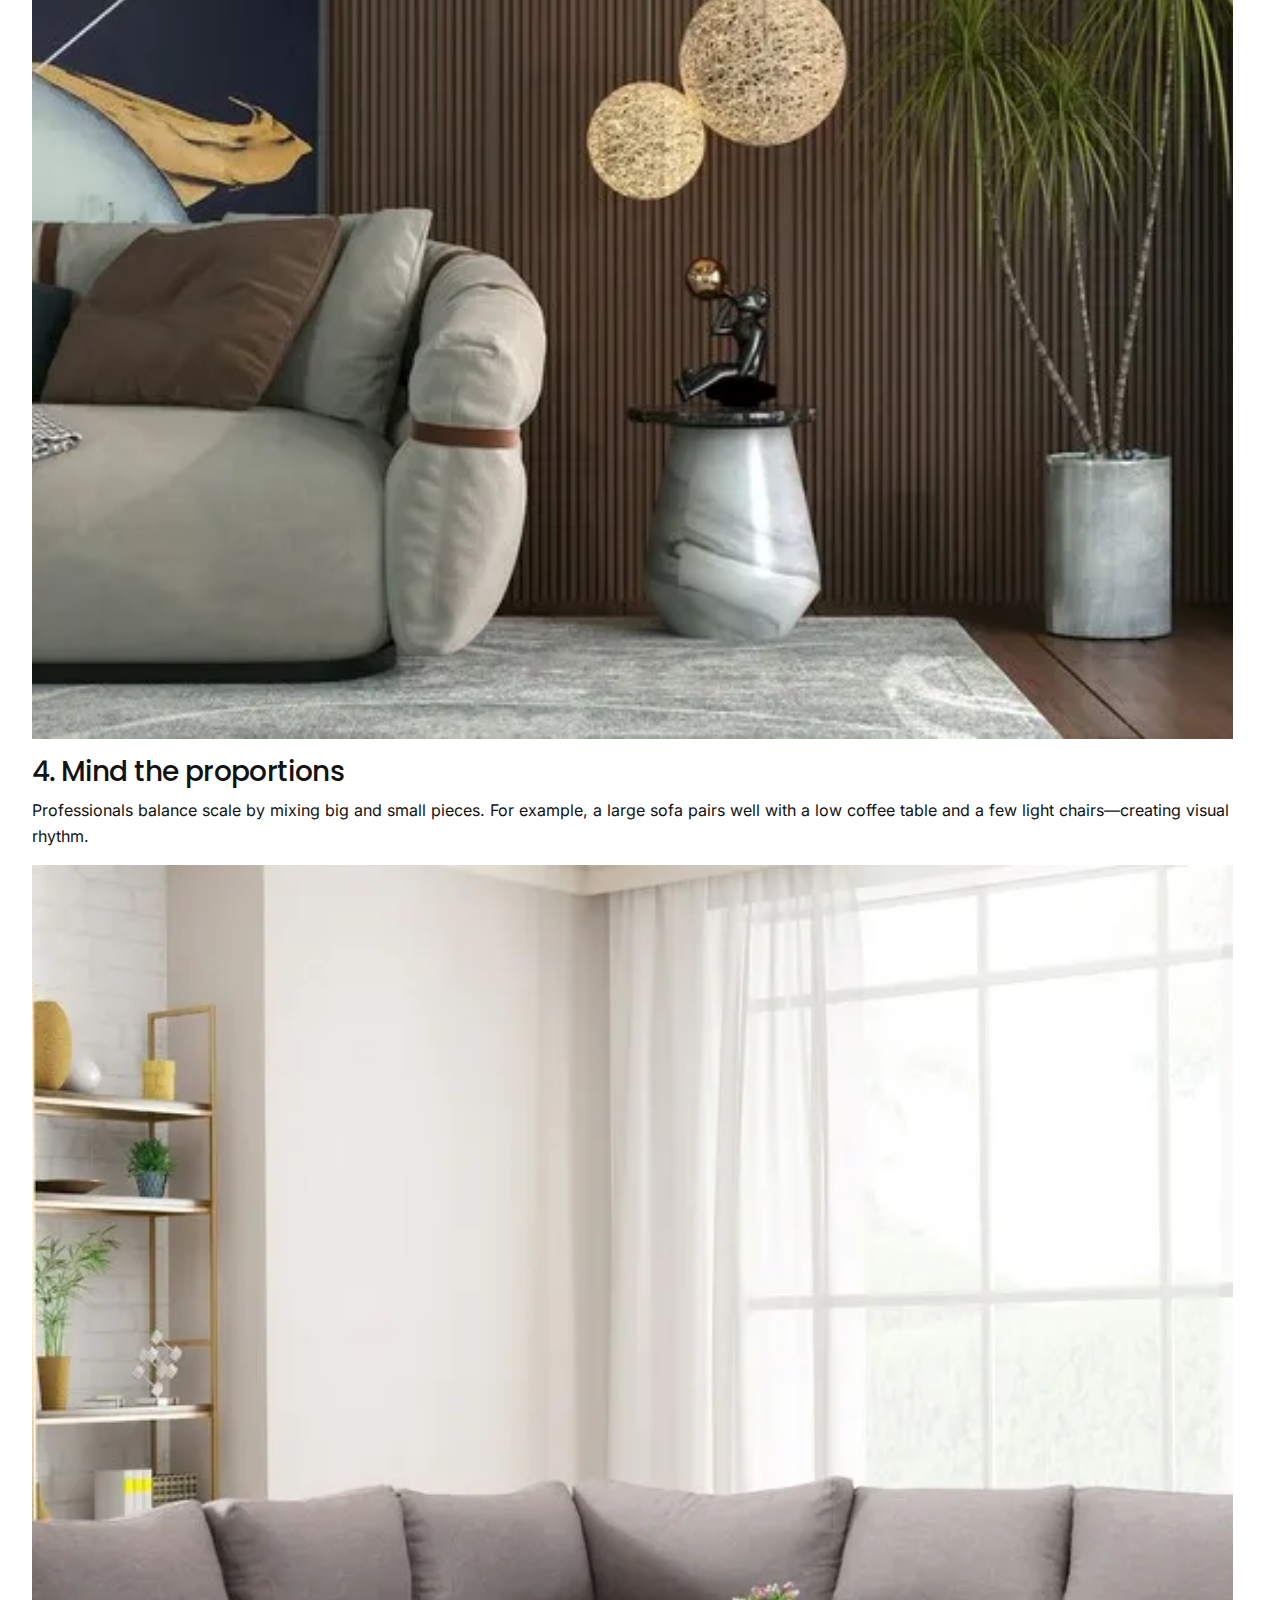
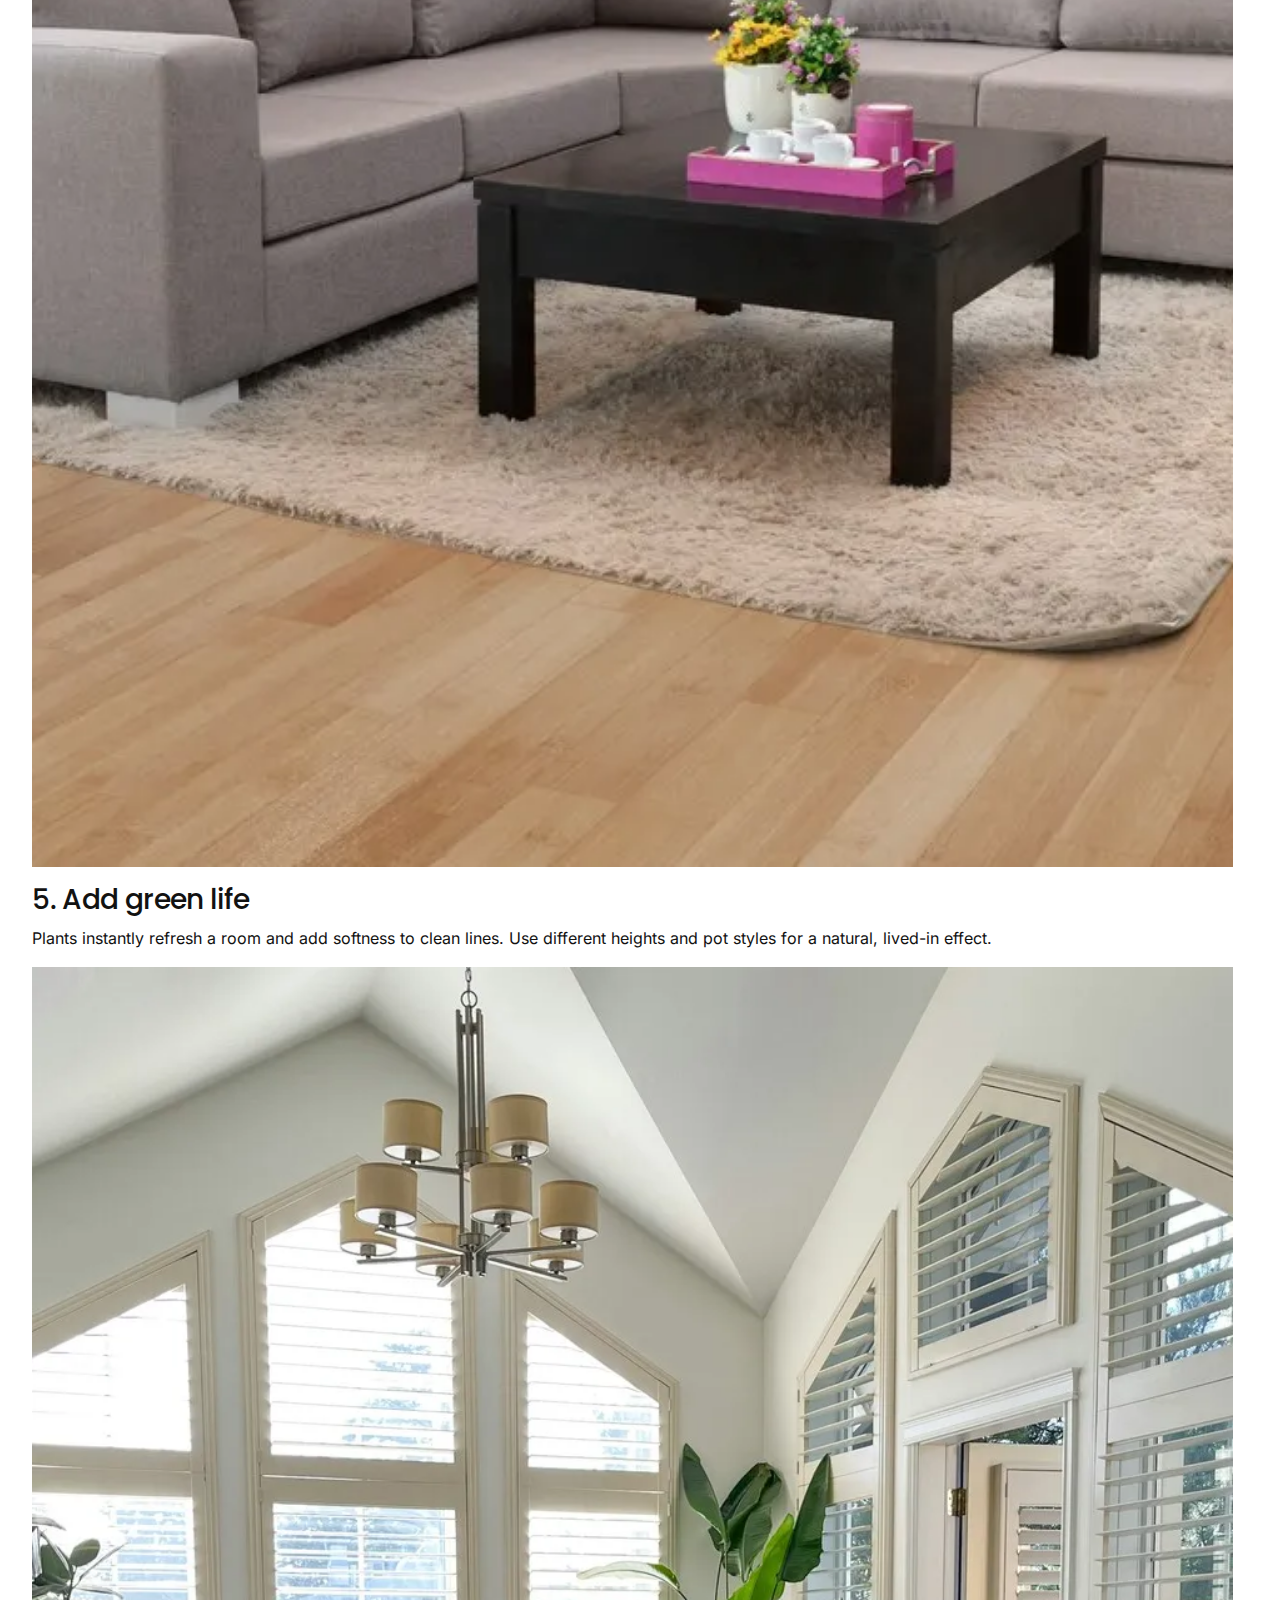
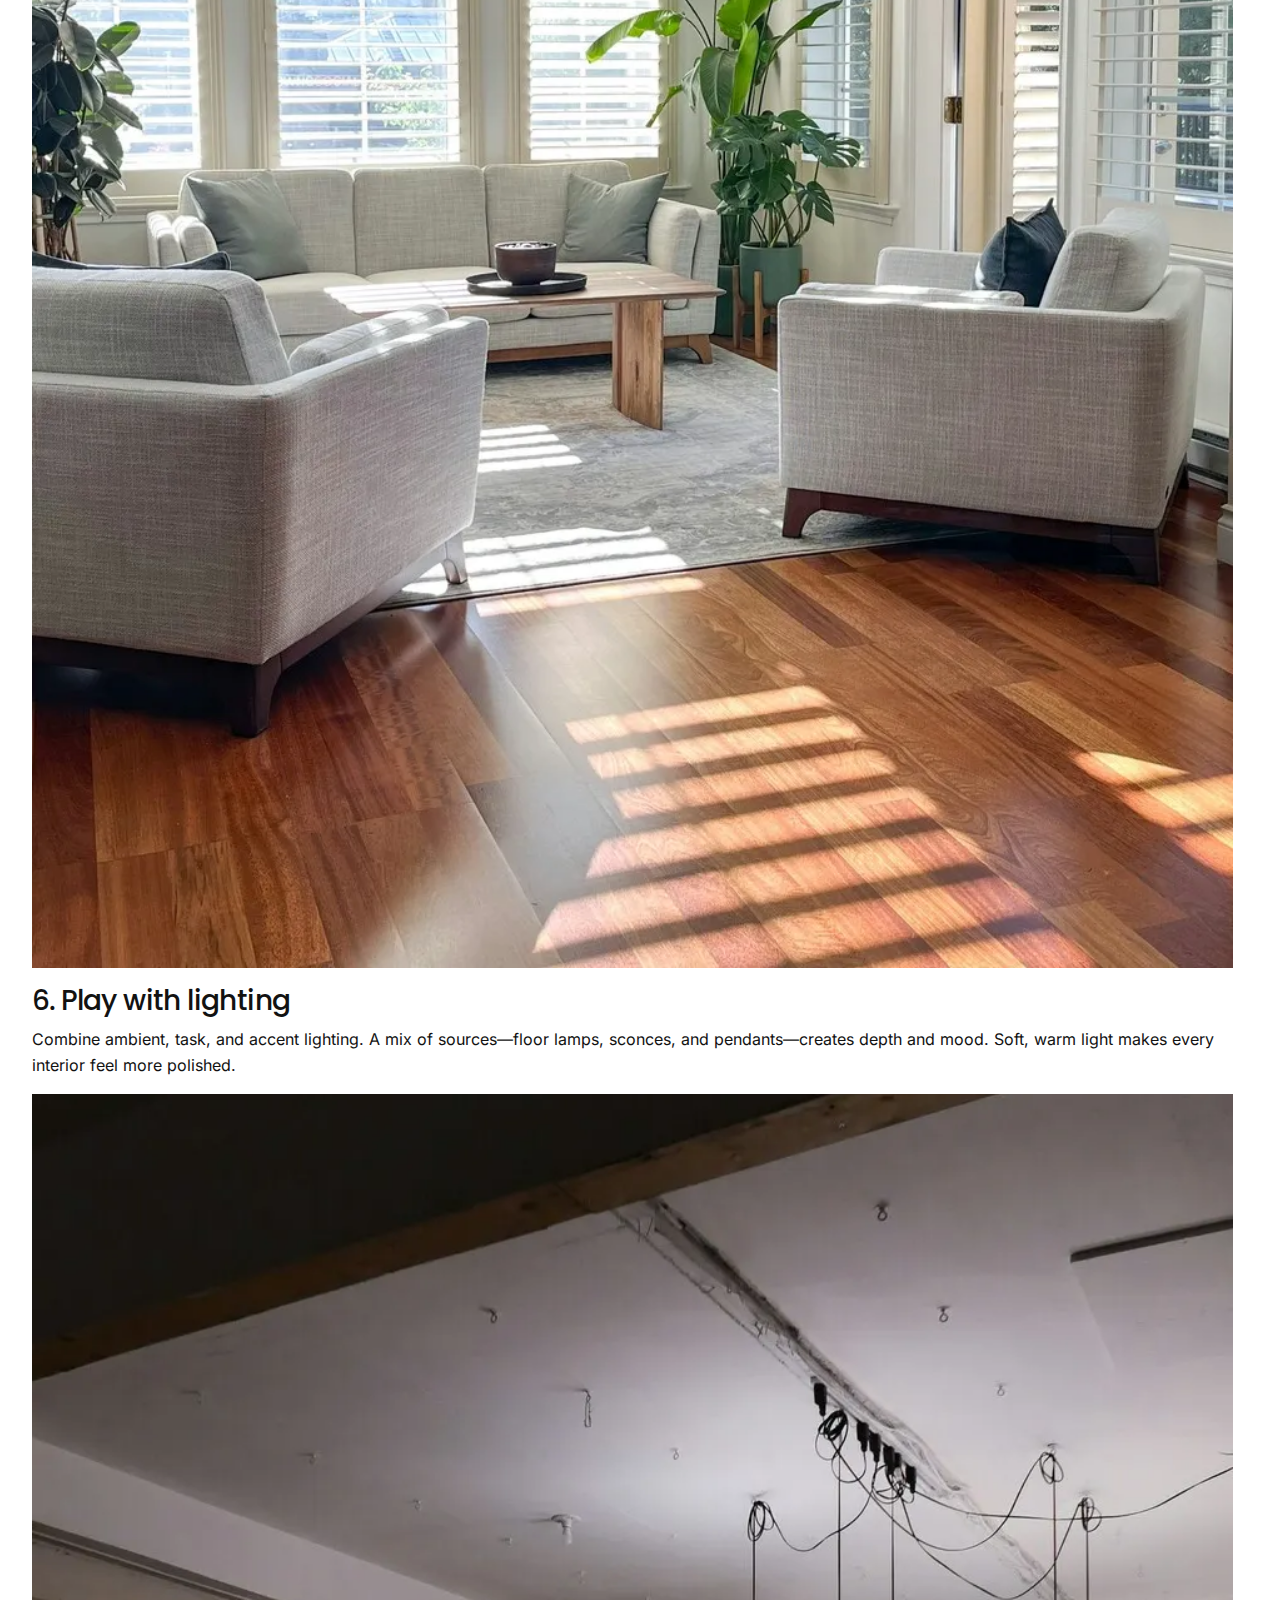
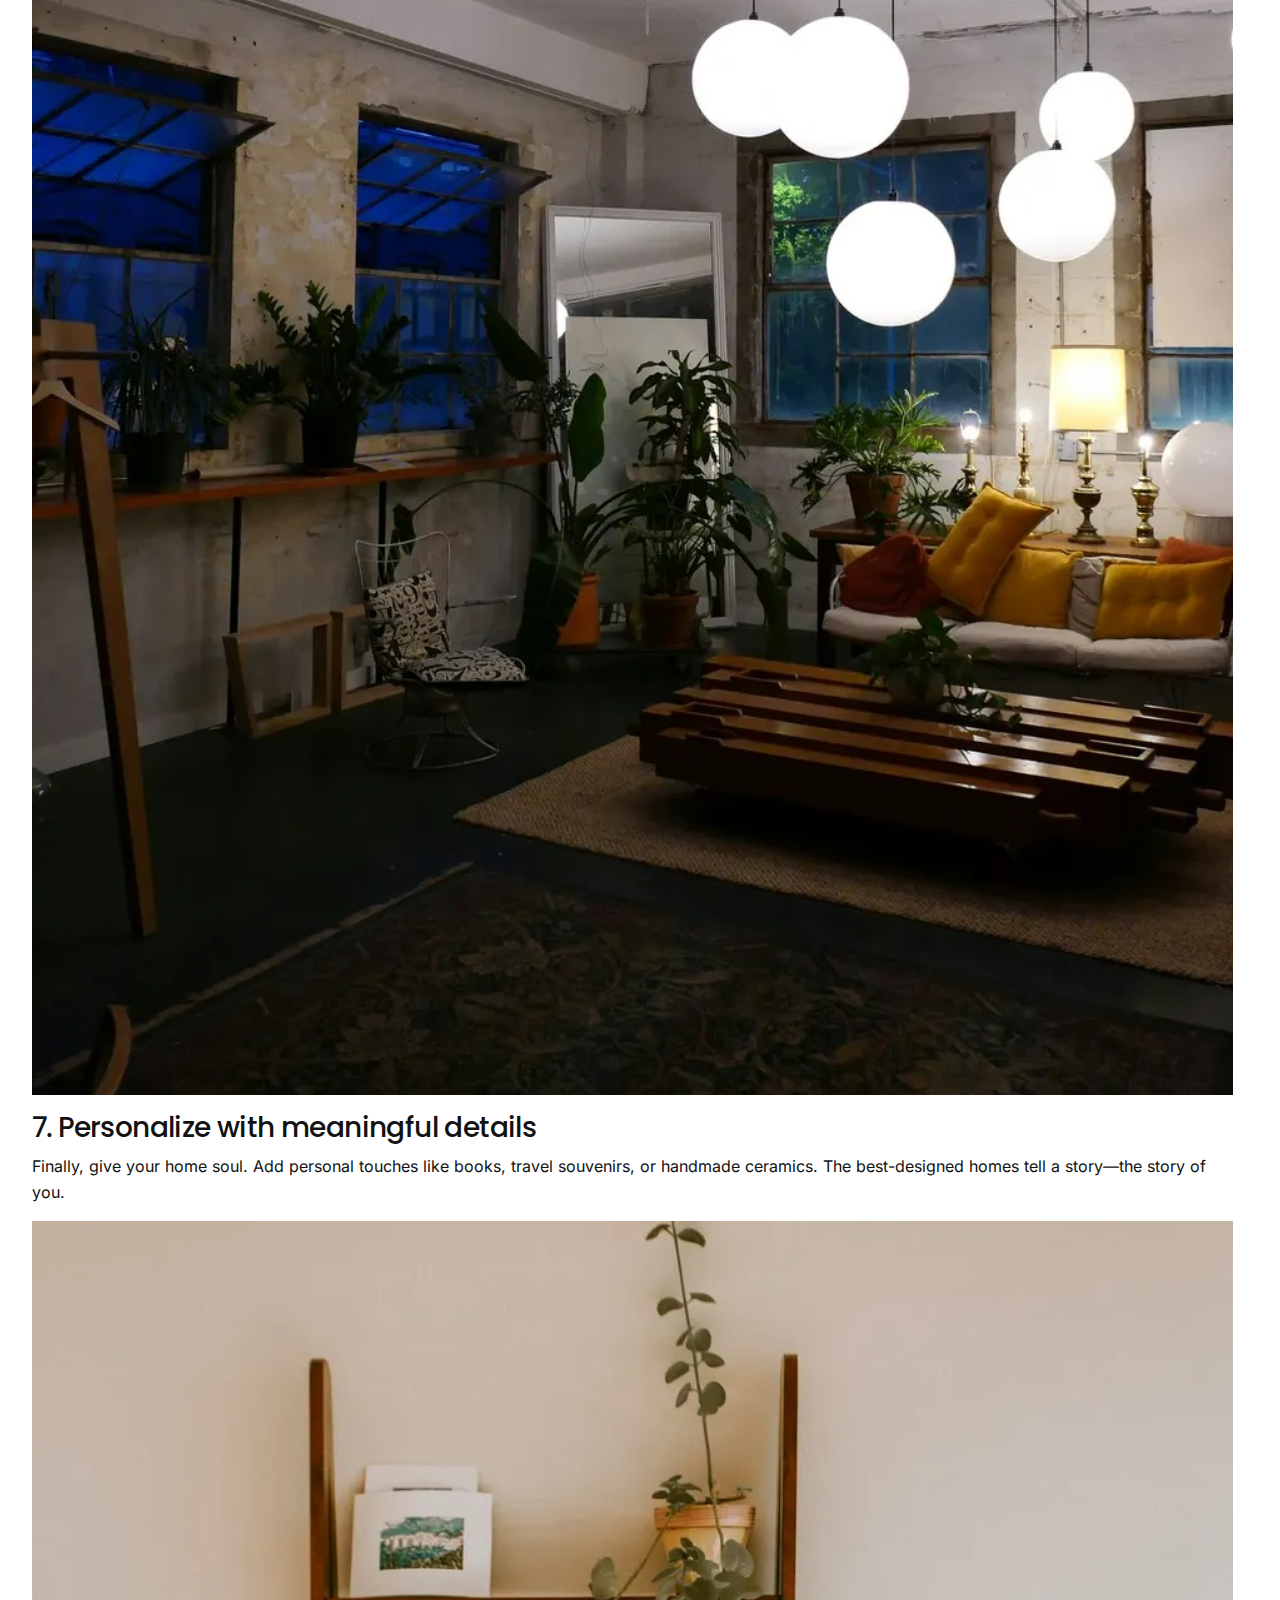
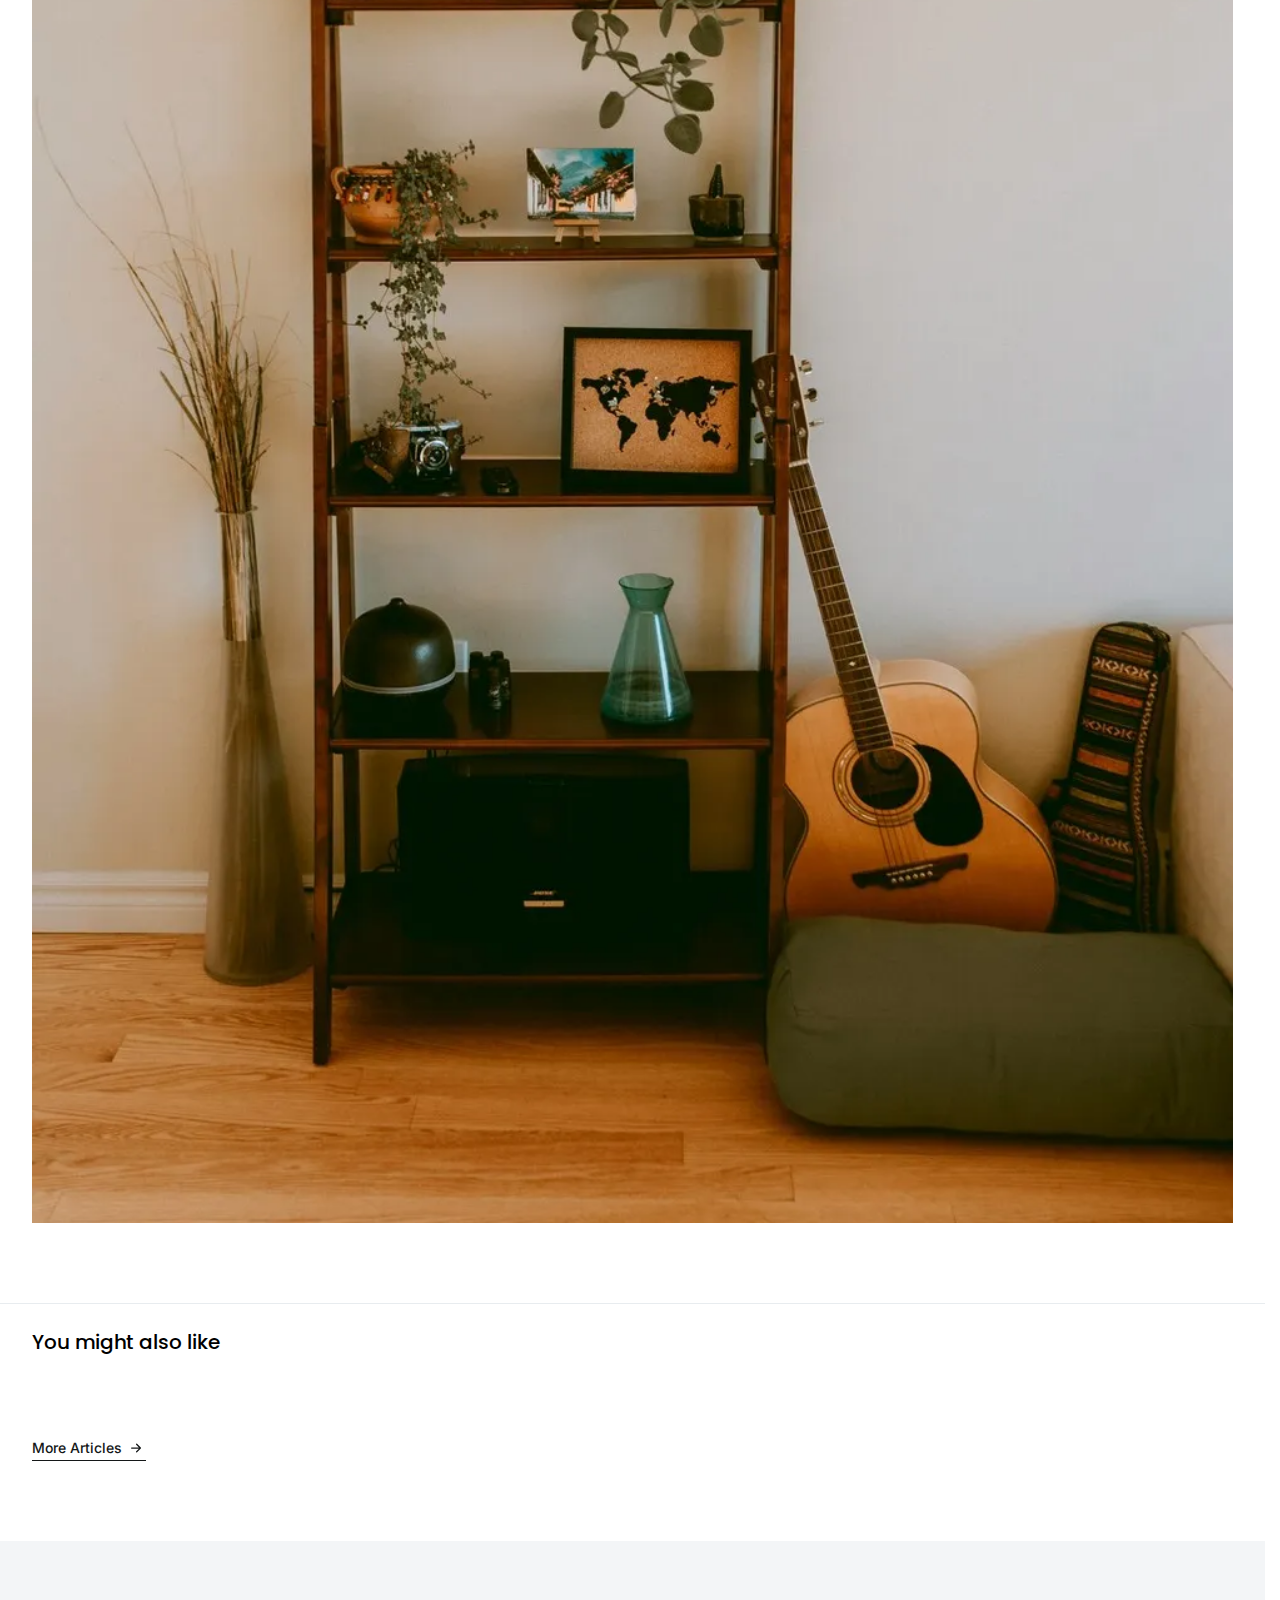
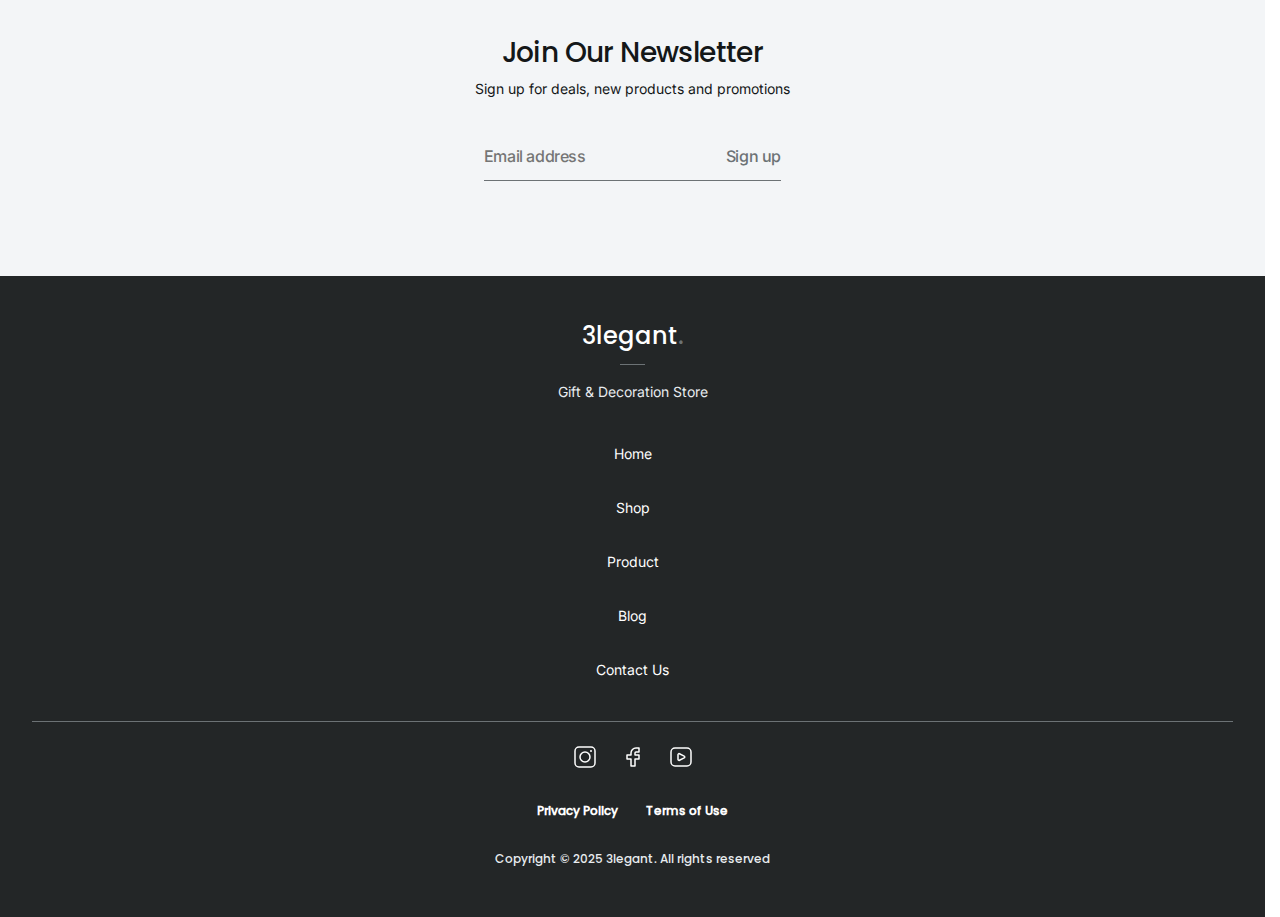
<file: blog/article-10.html>
<!DOCTYPE html>
<html lang="en">
  <head>
    <meta charset="UTF-8" />
    <meta name="viewport" content="width=device-width, initial-scale=1.0" />
    <title>
      3legant Shop | 7 ways to decorate your home like a professional
    </title>
    <link rel="icon" href="../images/favicon.svg" />
    <link rel="stylesheet" href="../css/style.css" />
    <script src="../js/main.js" defer></script>
  </head>

  <body class="article-page">
    <!-- Header  -->

    <header class="header">
      <div class="header__left">
        <button class="header__hamburger" aria-label="Toggle menu">
          <span
            class="header__hamburger-line header__hamburger-line--top"
          ></span>
          <span
            class="header__hamburger-line header__hamburger-line--middle"
          ></span>
          <span
            class="header__hamburger-line header__hamburger-line--bottom"
          ></span>
        </button>
        <a href="../index.html" class="header__logo">
          <span class="logo">3legant<span class="logo__dot">.</span></span>
        </a>
      </div>
      <div class="header__right">
        <a href="/cart" class="header__cart">
          <svg
            viewBox="0 0 24 24"
            xmlns="http://www.w3.org/2000/svg"
            xmlns:xlink="http://www.w3.org/1999/xlink"
            width="24.000000"
            height="24.000000"
            fill="none"
          >
            <rect
              id="outline/shopping bag"
              width="24.000000"
              height="24.000000"
              x="0.000000"
              y="0.000000"
            />
            <path
              id="Rectangle 773"
              d="M15 6L15 7C15 8.65685 13.6569 10 12 10C10.3431 10 9 8.65685 9 7L9 6"
              stroke="rgb(20,23,24)"
              stroke-linecap="round"
              stroke-linejoin="round"
              stroke-width="1.5"
            />
            <path
              id="Rectangle 772"
              d="M15.6116 3C17.5669 3 19.2357 4.41365 19.5572 6.3424L21.2238 16.3424C21.6302 18.7805 19.75 21 17.2783 21L6.72194 21C4.25018 21 2.37001 18.7805 2.77636 16.3424L4.44303 6.3424C4.76449 4.41365 6.43325 3 8.3886 3L15.6116 3Z"
              fill-rule="evenodd"
              stroke="rgb(20,23,24)"
              stroke-linejoin="round"
              stroke-width="1.5"
            />
          </svg>
        </a>
      </div>
      <div class="header__mobile-menu">
        <div class="mobile-menu__top">
          <div class="mobile-menu__topline">
            <a href="../index.html" class="mobile-menu__logo">
              <span class="logo">3legant<span class="logo__dot">.</span></span>
            </a>
            <button class="mobile-menu__close-button">
              <svg
                class="mobile-menu__close-icon"
                fill="#343839"
                height="14px"
                width="14px"
                version="1.1"
                id="Capa_1"
                xmlns="http://www.w3.org/2000/svg"
                xmlns:xlink="http://www.w3.org/1999/xlink"
                viewBox="0 0 460.775 460.775"
                xml:space="preserve"
                stroke="#343839"
              >
                <path
                  d="M285.08,230.397L456.218,59.27c6.076-6.077,6.076-15.911,0-21.986L423.511,4.565c-2.913-2.911-6.866-4.55-10.992-4.55 c-4.127,0-8.08,1.639-10.993,4.55l-171.138,171.14L59.25,4.565c-2.913-2.911-6.866-4.55-10.993-4.55 c-4.126,0-8.08,1.639-10.992,4.55L4.558,37.284c-6.077,6.075-6.077,15.909,0,21.986l171.138,171.128L4.575,401.505 c-6.074,6.077-6.074,15.911,0,21.986l32.709,32.719c2.911,2.911,6.865,4.55,10.992,4.55c4.127,0,8.08-1.639,10.994-4.55 l171.117-171.12l171.118,171.12c2.913,2.911,6.866,4.55,10.993,4.55c4.128,0,8.081-1.639,10.992-4.55l32.709-32.719 c6.074-6.075,6.074-15.909,0-21.986L285.08,230.397z"
                ></path>
              </svg>
            </button>
          </div>
          <form class="mobile-menu__search-form" action="/search" method="get">
            <div class="search-wrapper">
              <svg
                class="search-form__icon"
                viewBox="0 0 21.5031 21.5031"
                xmlns="http://www.w3.org/2000/svg"
                xmlns:xlink="http://www.w3.org/1999/xlink"
                width="21.503052"
                height="21.503052"
                fill="none"
              >
                <path
                  id="Vector"
                  d="M10.25 0.75C5.00329 0.75 0.75 5.00329 0.75 10.25C0.75 15.4967 5.00329 19.75 10.25 19.75C15.4967 19.75 19.75 15.4967 19.75 10.25C19.75 5.00329 15.4967 0.75 10.25 0.75ZM17.25 17.25L20.75 20.75"
                  fill-rule="evenodd"
                  stroke="rgb(20,23,24)"
                  stroke-linecap="round"
                  stroke-linejoin="round"
                  stroke-width="1.5"
                />
              </svg>
              <input
                type="text"
                name="q"
                class="search-input"
                placeholder="Search"
              />
            </div>
          </form>
          <nav class="mobile-menu__nav">
            <ul class="mobile-menu__navigation">
              <li>
                <a href="index.html" class="mobile-menu__navigation-link"
                  >Home</a
                >
              </li>
              <li><a href="../shop.html" class="mobile-menu__navigation-link">Shop</a></li>
              <li>
                <a href="#" class="mobile-menu__navigation-link">Product</a>
              </li>
              <li>
                <a href="#" class="mobile-menu__navigation-link">Contact Us</a>
              </li>
            </ul>
          </nav>
        </div>
        <div class="mobile-menu__bottom">
          <ul class="mobile-menu__bottom-actions">
            <li class="mobile-menu__bottom-item">
              <span class="mobile-menu__bottom-item-name">Cart</span>
              <button class="mobile-menu__bottom-item-button" aria-label="Cart">
                <svg
                  viewBox="0 0 24 24"
                  xmlns="http://www.w3.org/2000/svg"
                  xmlns:xlink="http://www.w3.org/1999/xlink"
                  width="24.000000"
                  height="24.000000"
                  fill="none"
                >
                  <rect
                    id="outline/shopping bag"
                    width="24.000000"
                    height="24.000000"
                    x="0.000000"
                    y="0.000000"
                  />
                  <path
                    id="Rectangle 773"
                    d="M15 6L15 7C15 8.65685 13.6569 10 12 10C10.3431 10 9 8.65685 9 7L9 6"
                    stroke="rgb(20,23,24)"
                    stroke-linecap="round"
                    stroke-linejoin="round"
                    stroke-width="1.5"
                  />
                  <path
                    id="Rectangle 772"
                    d="M15.6116 3C17.5669 3 19.2357 4.41365 19.5572 6.3424L21.2238 16.3424C21.6302 18.7805 19.75 21 17.2783 21L6.72194 21C4.25018 21 2.37001 18.7805 2.77636 16.3424L4.44303 6.3424C4.76449 4.41365 6.43325 3 8.3886 3L15.6116 3Z"
                    fill-rule="evenodd"
                    stroke="rgb(20,23,24)"
                    stroke-linejoin="round"
                    stroke-width="1.5"
                  />
                </svg>
              </button>
            </li>

            <li class="mobile-menu__bottom-item">
              <span class="mobile-menu__bottom-item-name">Wishlist</span>
              <button
                class="mobile-menu__bottom-item-button"
                aria-label="Wishlist"
              >
                <svg
                  viewBox="0 0 24 24"
                  xmlns="http://www.w3.org/2000/svg"
                  xmlns:xlink="http://www.w3.org/1999/xlink"
                  width="24.000000"
                  height="24.000000"
                  fill="none"
                >
                  <rect
                    id="icons/Heart/Line"
                    width="24.000000"
                    height="24.000000"
                    x="0.000000"
                    y="0.000000"
                  />
                  <path
                    id="Shape"
                    d="M12.6924 6.91706C12.3055 7.28838 11.6945 7.28838 11.3076 6.91706L10.6152 6.2526C9.80477 5.47487 8.70994 5 7.5 5C5.01472 5 3 7.01472 3 9.5C3 11.8826 4.28979 13.8501 6.15176 15.4666C8.01532 17.0844 10.2434 18.1574 11.5746 18.7051C11.853 18.8196 12.147 18.8196 12.4254 18.7051C13.7566 18.1574 15.9847 17.0844 17.8482 15.4666C19.7102 13.85 21 11.8826 21 9.5C21 7.01472 18.9853 5 16.5 5C15.2901 5 14.1952 5.47487 13.3848 6.2526L12.6924 6.91706ZM12 4.80957C10.8321 3.6888 9.24649 3 7.5 3C3.91015 3 1 5.91015 1 9.5C1 15.8683 7.97034 19.385 10.8138 20.5547C11.5796 20.8697 12.4204 20.8697 13.1862 20.5547C16.0297 19.385 23 15.8682 23 9.5C23 5.91015 20.0899 3 16.5 3C14.7535 3 13.1679 3.6888 12 4.80957Z"
                    fill="rgb(20,23,24)"
                    fill-rule="evenodd"
                  />
                </svg>
              </button>
            </li>
          </ul>
          <button class="mobile-menu__sign-in-button">Sign In</button>
          <div class="mobile-menu__social-icons">
            <button class="social-icons__button">
              <a
                href="https://www.instagram.com/"
                target="_blank"
                class="social-icons__link"
              >
                <svg
                  viewBox="0 0 24 24"
                  xmlns="http://www.w3.org/2000/svg"
                  xmlns:xlink="http://www.w3.org/1999/xlink"
                  width="24.000000"
                  height="24.000000"
                  fill="none"
                >
                  <rect
                    id="social/outline/instagram"
                    width="24.000000"
                    height="24.000000"
                    x="0.000000"
                    y="0.000000"
                    fill="rgb(255,255,255)"
                    fill-opacity="0"
                  />
                  <rect
                    id="Vector"
                    width="20.000000"
                    height="20.000000"
                    x="2.000000"
                    y="2.000000"
                    rx="4.000000"
                    stroke="rgb(20,23,24)"
                    stroke-width="1.5"
                  />
                  <circle
                    id="Vector"
                    cx="18"
                    cy="6"
                    r="1"
                    fill="rgb(20,23,24)"
                  />
                  <circle
                    id="Vector"
                    cx="12"
                    cy="12"
                    r="5"
                    stroke="rgb(20,23,24)"
                    stroke-width="1.5"
                  />
                </svg>
              </a>
            </button>
            <button class="social-icons__button">
              <a
                href="https://www.facebook.com//"
                target="_blank"
                class="social-icons__link"
              >
                <svg
                  viewBox="0 0 24 24"
                  xmlns="http://www.w3.org/2000/svg"
                  xmlns:xlink="http://www.w3.org/1999/xlink"
                  width="24.000000"
                  height="24.000000"
                  fill="none"
                >
                  <rect
                    id="social/outline/facebook"
                    width="24.000000"
                    height="24.000000"
                    x="0.000000"
                    y="0.000000"
                  />
                  <path
                    id="Vector 2998"
                    d="M18 3L18 7L15 7C14.4477 7 14 7.44772 14 8L14 10L18 10L18 14L14 14L14 21L10 21L10 14L6 14L6 10L10 10L10 8C10 5.23858 12.2386 3 15 3L18 3Z"
                    stroke="rgb(20,23,24)"
                    stroke-linecap="round"
                    stroke-linejoin="round"
                    stroke-width="1.5"
                  />
                </svg>
              </a>
            </button>
            <button class="social-icons__button">
              <a
                href="https://www.youtube.com/"
                target="_blank"
                class="social-icons__link"
              >
                <svg
                  viewBox="0 0 24 24"
                  xmlns="http://www.w3.org/2000/svg"
                  xmlns:xlink="http://www.w3.org/1999/xlink"
                  width="24.000000"
                  height="24.000000"
                  fill="none"
                >
                  <rect
                    id="social/outline/youtube"
                    width="24.000000"
                    height="24.000000"
                    x="0.000000"
                    y="0.000000"
                  />
                  <rect
                    id="Rectangle 1083"
                    width="20.000000"
                    height="18.000000"
                    x="2.000000"
                    y="3.000000"
                    rx="4.000000"
                    stroke="rgb(20,23,24)"
                    stroke-width="1.5"
                  />
                  <path
                    id="Vector 2900"
                    d="M10.4472 8.72361C9.78231 8.39116 9 8.87465 9 9.61803L9 14.382C9 15.1253 9.78231 15.6088 10.4472 15.2764L15.2111 12.8944C15.9482 12.5259 15.9482 11.4741 15.2111 11.1056L10.4472 8.72361Z"
                    stroke="rgb(20,23,24)"
                    stroke-linecap="round"
                    stroke-width="1.5"
                  />
                </svg>
              </a>
            </button>
          </div>
        </div>
      </div>
    </header>

    <!-- Main -->
    <main class="main">
      <!-- Article -->

      <a href="../blog.html" class="article-page__back-link">
        <svg
          width="8"
          height="12"
          viewBox="0 0 8 12"
          fill="none"
          xmlns="http://www.w3.org/2000/svg"
        >
          <path
            d="M6 1 L1 6 L6 11"
            stroke="#6C7275"
            stroke-width="2"
            stroke-linecap="round"
            stroke-linejoin="round"
          /></svg
        >Back to Blog
      </a>

      <section class="article">
        <div class="article__header">
          <span class="article__label">Article</span>
          <h1 class="article__title">
            7 ways to decorate your home like a professional
          </h1>
          <div class="article__meta">
            <span class="article__author">
              <svg
                width="16px"
                height="16px"
                viewBox="0 0 17 17"
                fill="none"
                xmlns="http://www.w3.org/2000/svg"
                transform="rotate(0)"
              >
                <g id="SVGRepo_iconCarrier">
                  <circle
                    cx="12"
                    cy="9"
                    r="3"
                    stroke="rgba(108, 114, 117, 1)"
                    stroke-width="1.5"
                  ></circle>
                  <circle
                    cx="12"
                    cy="12"
                    r="10"
                    stroke="rgba(108, 114, 117, 1)"
                    stroke-width="1.5"
                  ></circle>
                  <path
                    d="M17.9691 20C17.81 17.1085 16.9247 15 11.9999 15C7.07521 15 6.18991 17.1085 6.03076 20"
                    stroke="rgba(108, 114, 117, 1)"
                    stroke-width="1.5"
                    stroke-linecap="round"
                  ></path>
                </g></svg
              >Jhon Doe
            </span>
            <time class="article__date" datetime="2025-09-29"
              ><svg
                width="16px"
                height="16px"
                viewBox="0 0 17 17"
                version="1.1"
                xmlns="http://www.w3.org/2000/svg"
                xmlns:xlink="http://www.w3.org/1999/xlink"
                xmlns:sketch="http://www.bohemiancoding.com/sketch/ns"
                fill="#6C7275"
              >
                <g id="SVGRepo_iconCarrier">
                  <title>calendar</title>
                  <desc>Created with Sketch Beta.</desc>
                  <defs></defs>
                  <g
                    id="Page-1"
                    stroke="none"
                    stroke-width="1"
                    fill="none"
                    fill-rule="evenodd"
                    sketch:type="MSPage"
                  >
                    <g
                      id="Icon-Set"
                      sketch:type="MSLayerGroup"
                      transform="translate(-309.000000, -359.000000)"
                      fill="#6C7275"
                    >
                      <path
                        d="M323,383 L325,383 L325,385 L323,385 L323,383 Z M323,387 L325,387 C326.104,387 327,386.104 327,385 L327,383 C327,381.896 326.104,381 325,381 L323,381 C321.896,381 321,381.896 321,383 L321,385 C321,386.104 321.896,387 323,387 L323,387 Z M315,383 L317,383 L317,385 L315,385 L315,383 Z M315,387 L317,387 C318.104,387 319,386.104 319,385 L319,383 C319,381.896 318.104,381 317,381 L315,381 C313.896,381 313,381.896 313,383 L313,385 C313,386.104 313.896,387 315,387 L315,387 Z M323,375 L325,375 L325,377 L323,377 L323,375 Z M323,379 L325,379 C326.104,379 327,378.104 327,377 L327,375 C327,373.896 326.104,373 325,373 L323,373 C321.896,373 321,373.896 321,375 L321,377 C321,378.104 321.896,379 323,379 L323,379 Z M315,375 L317,375 L317,377 L315,377 L315,375 Z M315,379 L317,379 C318.104,379 319,378.104 319,377 L319,375 C319,373.896 318.104,373 317,373 L315,373 C313.896,373 313,373.896 313,375 L313,377 C313,378.104 313.896,379 315,379 L315,379 Z M337,367 L311,367 L311,365 C311,363.896 311.896,363 313,363 L317,363 L317,364 C317,364.553 317.447,365 318,365 C318.553,365 319,364.553 319,364 L319,363 L329,363 L329,364 C329,364.553 329.447,365 330,365 C330.553,365 331,364.553 331,364 L331,363 L335,363 C336.104,363 337,363.896 337,365 L337,367 L337,367 Z M337,387 C337,388.104 336.104,389 335,389 L313,389 C311.896,389 311,388.104 311,387 L311,369 L337,369 L337,387 L337,387 Z M335,361 L331,361 L331,360 C331,359.448 330.553,359 330,359 C329.447,359 329,359.448 329,360 L329,361 L319,361 L319,360 C319,359.448 318.553,359 318,359 C317.447,359 317,359.448 317,360 L317,361 L313,361 C310.791,361 309,362.791 309,365 L309,387 C309,389.209 310.791,391 313,391 L335,391 C337.209,391 339,389.209 339,387 L339,365 C339,362.791 337.209,361 335,361 L335,361 Z M331,375 L333,375 L333,377 L331,377 L331,375 Z M331,379 L333,379 C334.104,379 335,378.104 335,377 L335,375 C335,373.896 334.104,373 333,373 L331,373 C329.896,373 329,373.896 329,375 L329,377 C329,378.104 329.896,379 331,379 L331,379 Z M331,383 L333,383 L333,385 L331,385 L331,383 Z M331,387 L333,387 C334.104,387 335,386.104 335,385 L335,383 C335,381.896 334.104,381 333,381 L331,381 C329.896,381 329,381.896 329,383 L329,385 C329,386.104 329.896,387 331,387 L331,387 Z"
                        id="calendar"
                        sketch:type="MSShapeGroup"
                      ></path>
                    </g>
                  </g>
                </g></svg
              >September 29, 2025</time
            >
          </div>
        </div>
        <div class="article__body">
          <img
            src="../images/blog-posts-images/article-10/article-10-image-1.webp"
            alt=""
            class="article__image"
          />
          <div class="article__text-block">
            <p class="article__text">
              Professional interior design might look complicated, but you can
              achieve the same sense of balance and harmony by following a few
              simple principles. Here are seven ways to make your home look
              thoughtfully styled and cohesive.
            </p>

            <h2 class="article__subtitle">
              1. Start with a neutral foundation
            </h2>
            <p class="article__text">
              Professionals often use neutral colors—white, beige, or soft
              gray—as a base. This creates calmness and allows furniture and art
              to stand out. You can always add bold accents later without
              overwhelming the space.
            </p>
          </div>

          <img
            src="../images/blog-posts-images/article-10/article-10-image-2.webp"
            alt=""
            class="article__image"
          />

          <div class="article__text-block">
            <h2 class="article__subtitle">2. Layer your textures</h2>
            <p class="article__text">
              A room feels richer and more inviting when you mix materials:
              linen, wood, metal, and ceramics. Layers of texture create depth
              and prevent a flat, lifeless look.
            </p>
          </div>

          <img
            src="../images/blog-posts-images/article-10/article-10-image-3.webp"
            alt=""
            class="article__image"
          />
          <div class="article__text-block">
            <h2 class="article__subtitle">3. Choose a statement piece</h2>
            <p class="article__text">
              Every room needs a focal point. It can be a large artwork, a bold
              rug, or a unique light fixture. One strong element anchors the
              design and gives the space personality.
            </p>
          </div>

          <img
            src="../images/blog-posts-images/article-10/article-10-image-4.webp"
            alt=""
            class="article__image"
          />

          <div class="article__text-block">
            <h2 class="article__subtitle">4. Mind the proportions</h2>
            <p class="article__text">
              Professionals balance scale by mixing big and small pieces. For
              example, a large sofa pairs well with a low coffee table and a few
              light chairs—creating visual rhythm.
            </p>
          </div>

          <img
            src="../images/blog-posts-images/article-10/article-10-image-5.webp"
            alt=""
            class="article__image"
          />

          <div class="article__text-block">
            <h2 class="article__subtitle">5. Add green life</h2>
            <p class="article__text">
              Plants instantly refresh a room and add softness to clean lines.
              Use different heights and pot styles for a natural, lived-in
              effect.
            </p>
          </div>

          <img
            src="../images/blog-posts-images/article-10/article-10-image-6.webp"
            alt=""
            class="article__image"
          />

          <div class="article__text-block">
            <h2 class="article__subtitle">6. Play with lighting</h2>
            <p class="article__text">
              Combine ambient, task, and accent lighting. A mix of sources—floor
              lamps, sconces, and pendants—creates depth and mood. Soft, warm
              light makes every interior feel more polished.
            </p>
          </div>

          <img
            src="../images/blog-posts-images/article-10/article-10-image-7.webp"
            alt=""
            class="article__image"
          />

          <div class="article__text-block">
            <h2 class="article__subtitle">
              7. Personalize with meaningful details
            </h2>
            <p class="article__text">
              Finally, give your home soul. Add personal touches like books,
              travel souvenirs, or handmade ceramics. The best-designed homes
              tell a story—the story of you.
            </p>
          </div>

          <img
            src="../images/blog-posts-images/article-10/article-10-image-8.webp"
            alt=""
            class="article__image"
          />
        </div>
      </section>

      <section class="recommended-articles">
        <h4 class="recommended-articles__title">You might also like</h4>
        <div class="recommended-articles__list" id="recommendedList"></div>
        <a href="../blog.html" class="cta-link recommended-articles__link"
          >More Articles
          <svg
            xmlns="http://www.w3.org/2000/svg"
            width="20"
            height="20"
            fill="currentColor"
            class="bi bi-arrow-right-short"
            viewBox="0 0 16 16"
          >
            <path
              fill-rule="evenodd"
              d="M4 8a.5.5 0 0 1 .5-.5h5.793L8.146 5.354a.5.5 0 1 1 .708-.708l3 3a.5.5 0 0 1 0 .708l-3 3a.5.5 0 0 1-.708-.708L10.293 8.5H4.5A.5.5 0 0 1 4 8"
            />
          </svg>
        </a>
      </section>

      <!-- Newsletter -->

      <section class="newsletter">
        <div class="newsletter__header">
          <span class="newsletter__title">Join Our Newsletter</span>
          <p class="newsletter__description">
            Sign up for deals, new products and promotions
          </p>
        </div>
        <form class="newsletter__form">
          <div class="newsletter__field">
            <input
              type="email"
              id="newsletter-email"
              name="email"
              class="newsletter__input"
              placeholder="Email address"
              required
            />
            <button type="submit" class="newsletter__button">Sign up</button>
          </div>
        </form>
      </section>
    </main>

    <!-- Footer -->

    <footer class="footer">
      <div class="footer__header">
        <a href="#" class="footer__logo"
          >3legant<span class="logo__dot">.</span></a
        >
        <span class="footer__tagline">Gift & Decoration Store</span>
      </div>
      <nav class="footer__navigation">
        <ul class="footer__navigation-list">
          <li class="footer__navigation-item">
            <a href="#" class="footer__navigation-link">Home</a>
          </li>
          <li class="footer__navigation-item">
            <a href="../shop.html" class="footer__navigation-link">Shop</a>
          </li>
          <li class="footer__navigation-item">
            <a href="#" class="footer__navigation-link">Product</a>
          </li>
          <li class="footer__navigation-item">
            <a href="../blog.html" class="footer__navigation-link">Blog</a>
          </li>
          <li class="footer__navigation-item">
            <a href="#" class="footer__navigation-link">Contact Us</a>
          </li>
        </ul>
      </nav>
      <div class="footer__social-links">
        <a
          href="https://www.instagram.com/"
          target="_blank"
          class="footer__social-link"
        >
          <svg
            viewBox="0 0 24 24"
            xmlns="http://www.w3.org/2000/svg"
            xmlns:xlink="http://www.w3.org/1999/xlink"
            width="24.000000"
            height="24.000000"
            fill="none"
          >
            <rect
              id="social/outline/instagram"
              width="24.000000"
              height="24.000000"
              x="0.000000"
              y="0.000000"
              fill="rgb(255,255,255)"
              fill-opacity="0"
            />
            <rect
              id="Vector"
              width="20.000000"
              height="20.000000"
              x="2.000000"
              y="2.000000"
              rx="4.000000"
              stroke="rgb(254, 254, 254)"
              stroke-width="1.5"
            />
            <circle
              id="Vector"
              cx="18"
              cy="6"
              r="1"
              fill="rgb(254, 254, 254)"
            />
            <circle
              id="Vector"
              cx="12"
              cy="12"
              r="5"
              stroke="rgb(254, 254, 254)"
              stroke-width="1.5"
            />
          </svg>
        </a>
        <a
          href="https://www.facebook.com//"
          target="_blank"
          class="footer__social-link"
        >
          <svg
            viewBox="0 0 24 24"
            xmlns="http://www.w3.org/2000/svg"
            xmlns:xlink="http://www.w3.org/1999/xlink"
            width="24.000000"
            height="24.000000"
            fill="none"
          >
            <rect
              id="social/outline/facebook"
              width="24.000000"
              height="24.000000"
              x="0.000000"
              y="0.000000"
            />
            <path
              id="Vector 2998"
              d="M18 3L18 7L15 7C14.4477 7 14 7.44772 14 8L14 10L18 10L18 14L14 14L14 21L10 21L10 14L6 14L6 10L10 10L10 8C10 5.23858 12.2386 3 15 3L18 3Z"
              stroke="rgb(254, 254, 254)"
              stroke-linecap="round"
              stroke-linejoin="round"
              stroke-width="1.5"
            />
          </svg>
        </a>
        <a
          href="https://www.youtube.com/"
          target="_blank"
          class="footer__social-link"
        >
          <svg
            viewBox="0 0 24 24"
            xmlns="http://www.w3.org/2000/svg"
            xmlns:xlink="http://www.w3.org/1999/xlink"
            width="24.000000"
            height="24.000000"
            fill="none"
          >
            <rect
              id="social/outline/youtube"
              width="24.000000"
              height="24.000000"
              x="0.000000"
              y="0.000000"
            />
            <rect
              id="Rectangle 1083"
              width="20.000000"
              height="18.000000"
              x="2.000000"
              y="3.000000"
              rx="4.000000"
              stroke="rgb(254, 254, 254)"
              stroke-width="1.5"
            />
            <path
              id="Vector 2900"
              d="M10.4472 8.72361C9.78231 8.39116 9 8.87465 9 9.61803L9 14.382C9 15.1253 9.78231 15.6088 10.4472 15.2764L15.2111 12.8944C15.9482 12.5259 15.9482 11.4741 15.2111 11.1056L10.4472 8.72361Z"
              stroke="rgb(254, 254, 254)"
              stroke-linecap="round"
              stroke-width="1.5"
            />
          </svg>
        </a>
      </div>
      <div class="footer__legal">
        <span class="footer_privacy-policy">Privacy Policy</span>
        <span class="footer__terms-of-use">Terms of Use</span>
      </div>
      <span class="footer__copyright"
        >Copyright © 2025 3legant. All rights reserved</span
      >
    </footer>
  </body>
</html>
</file>
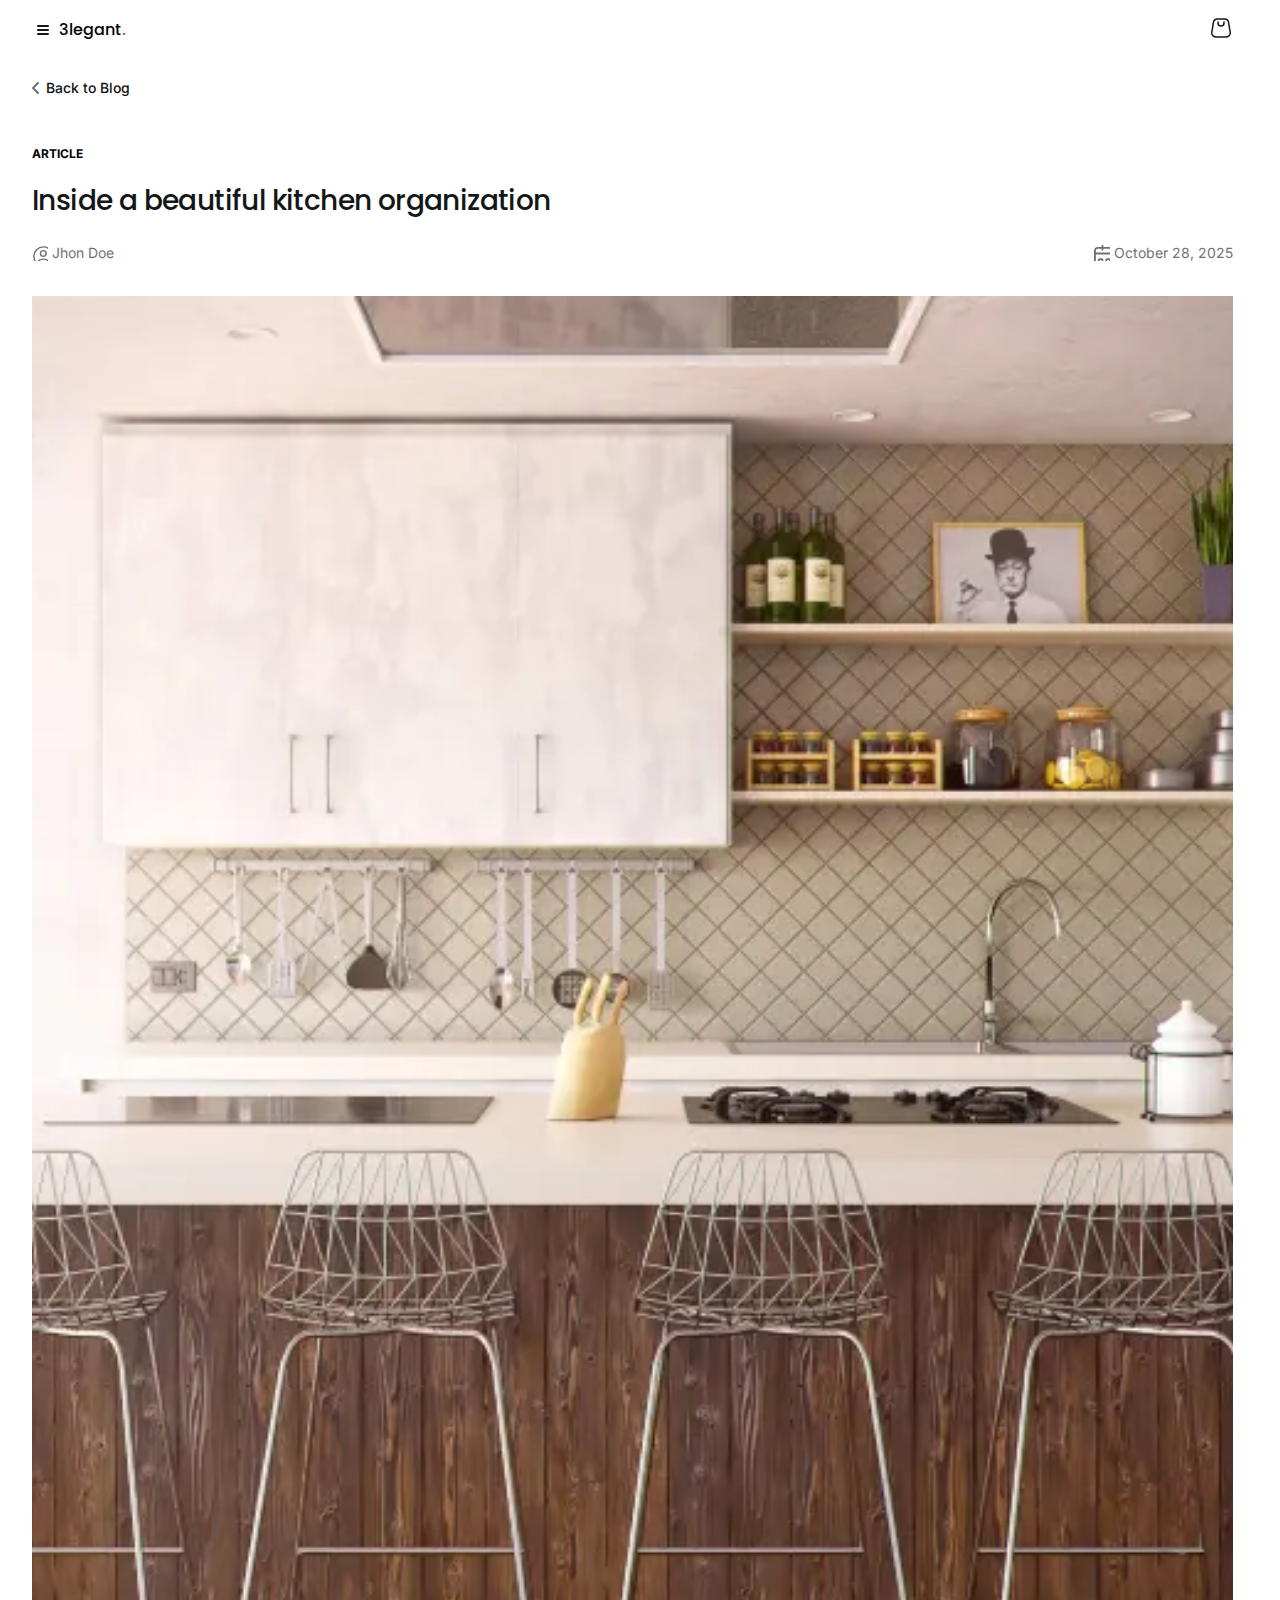
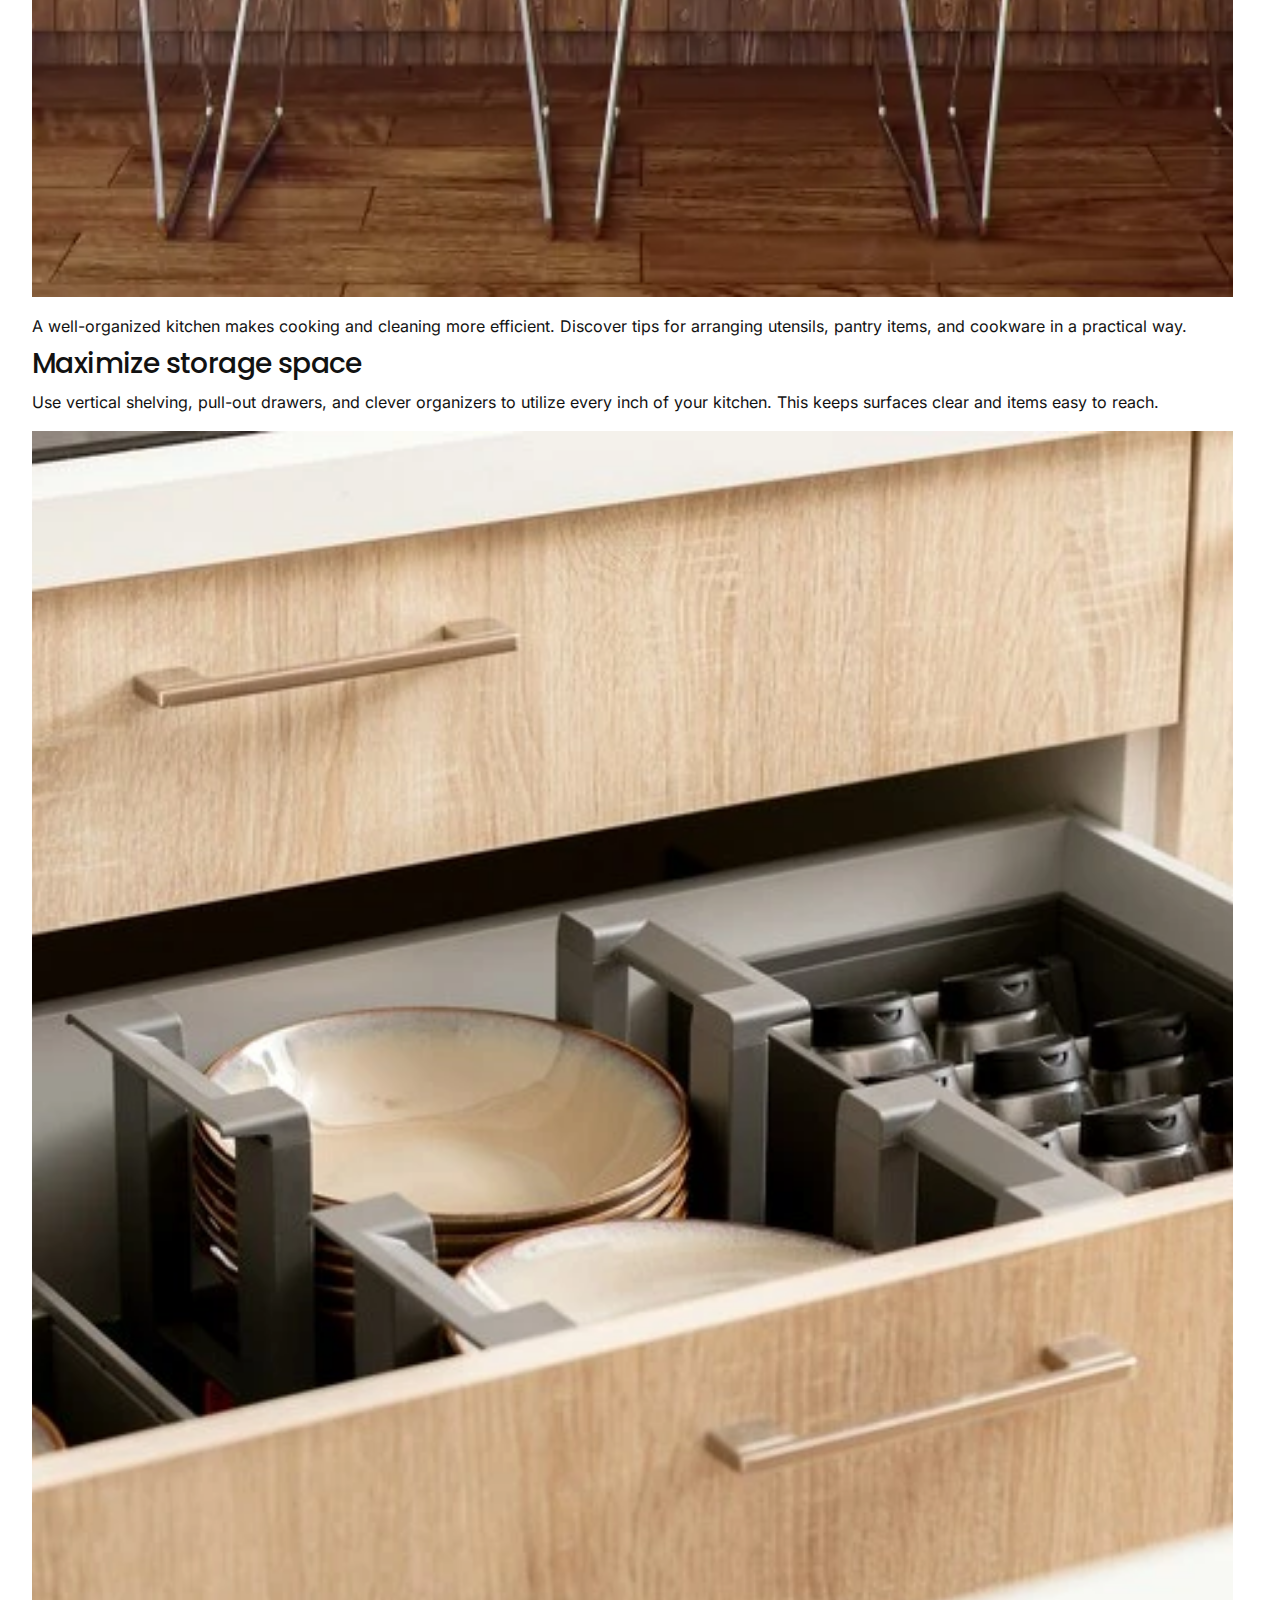
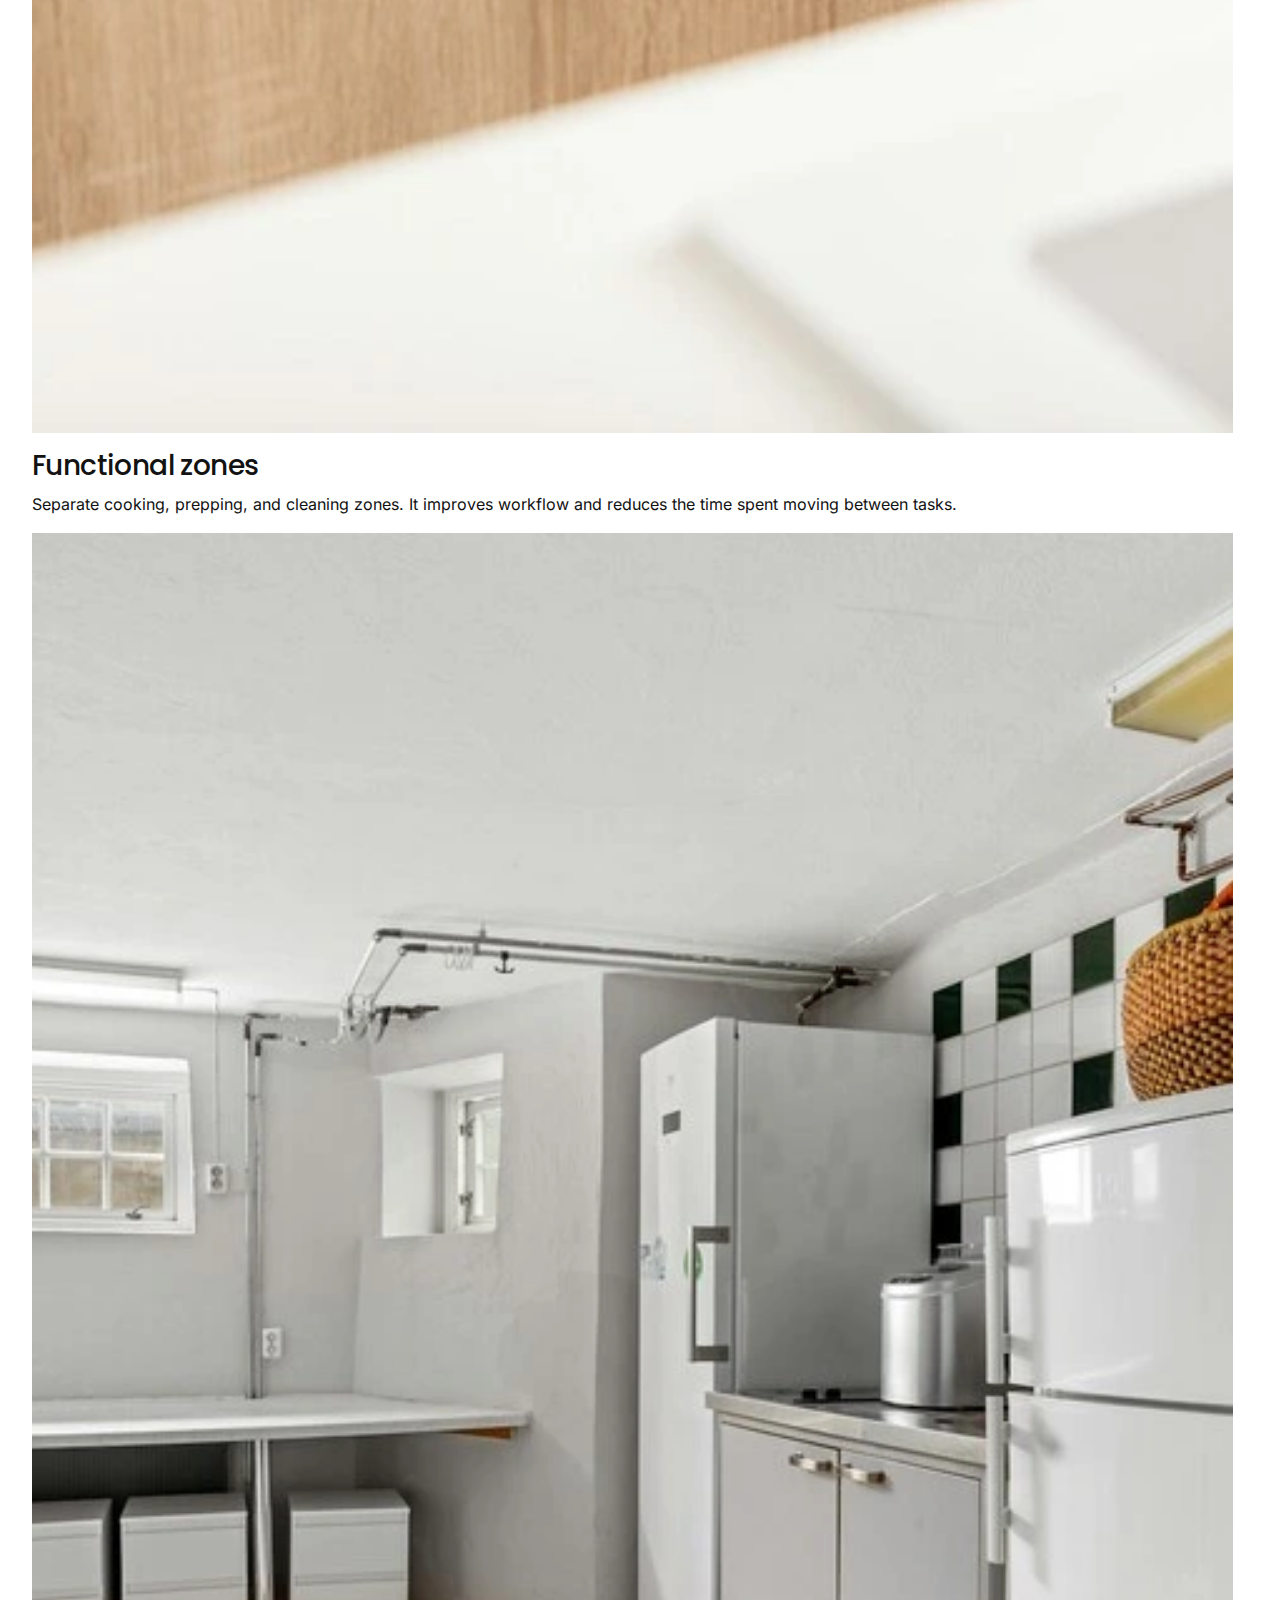
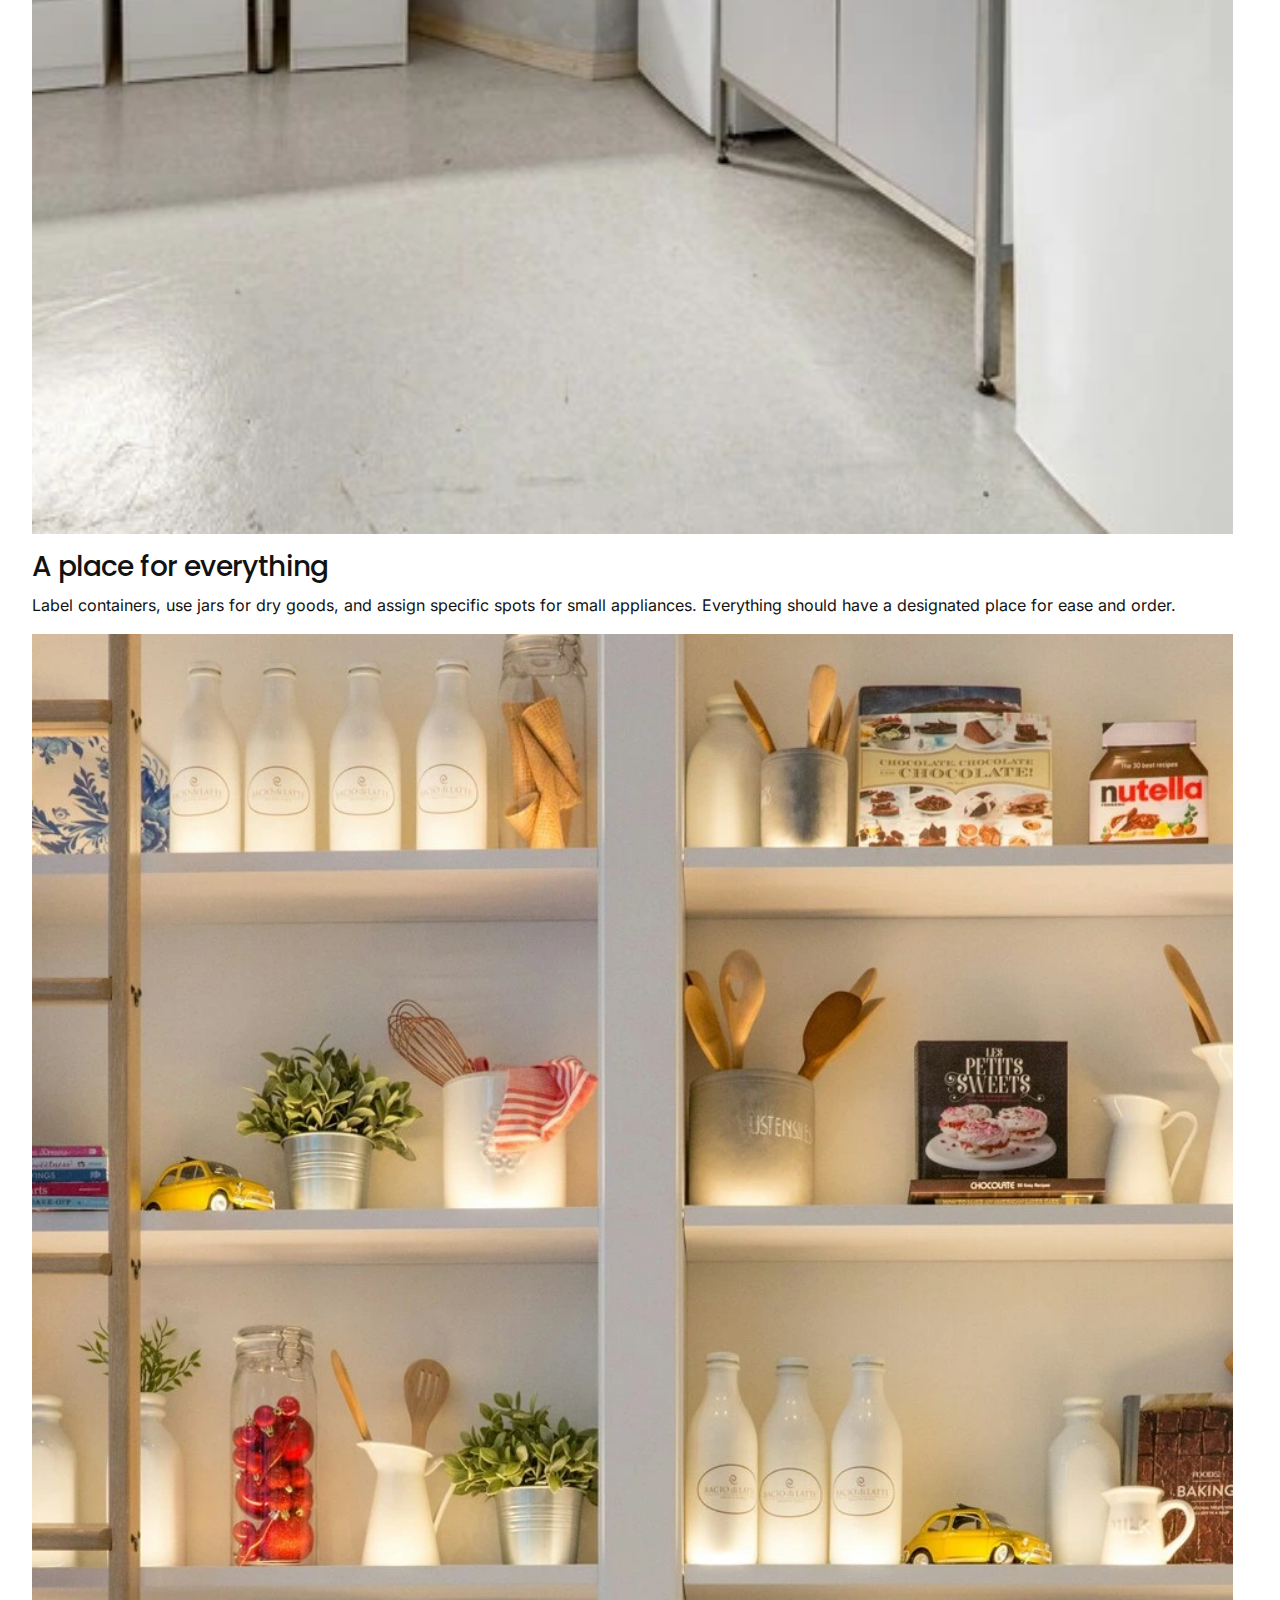
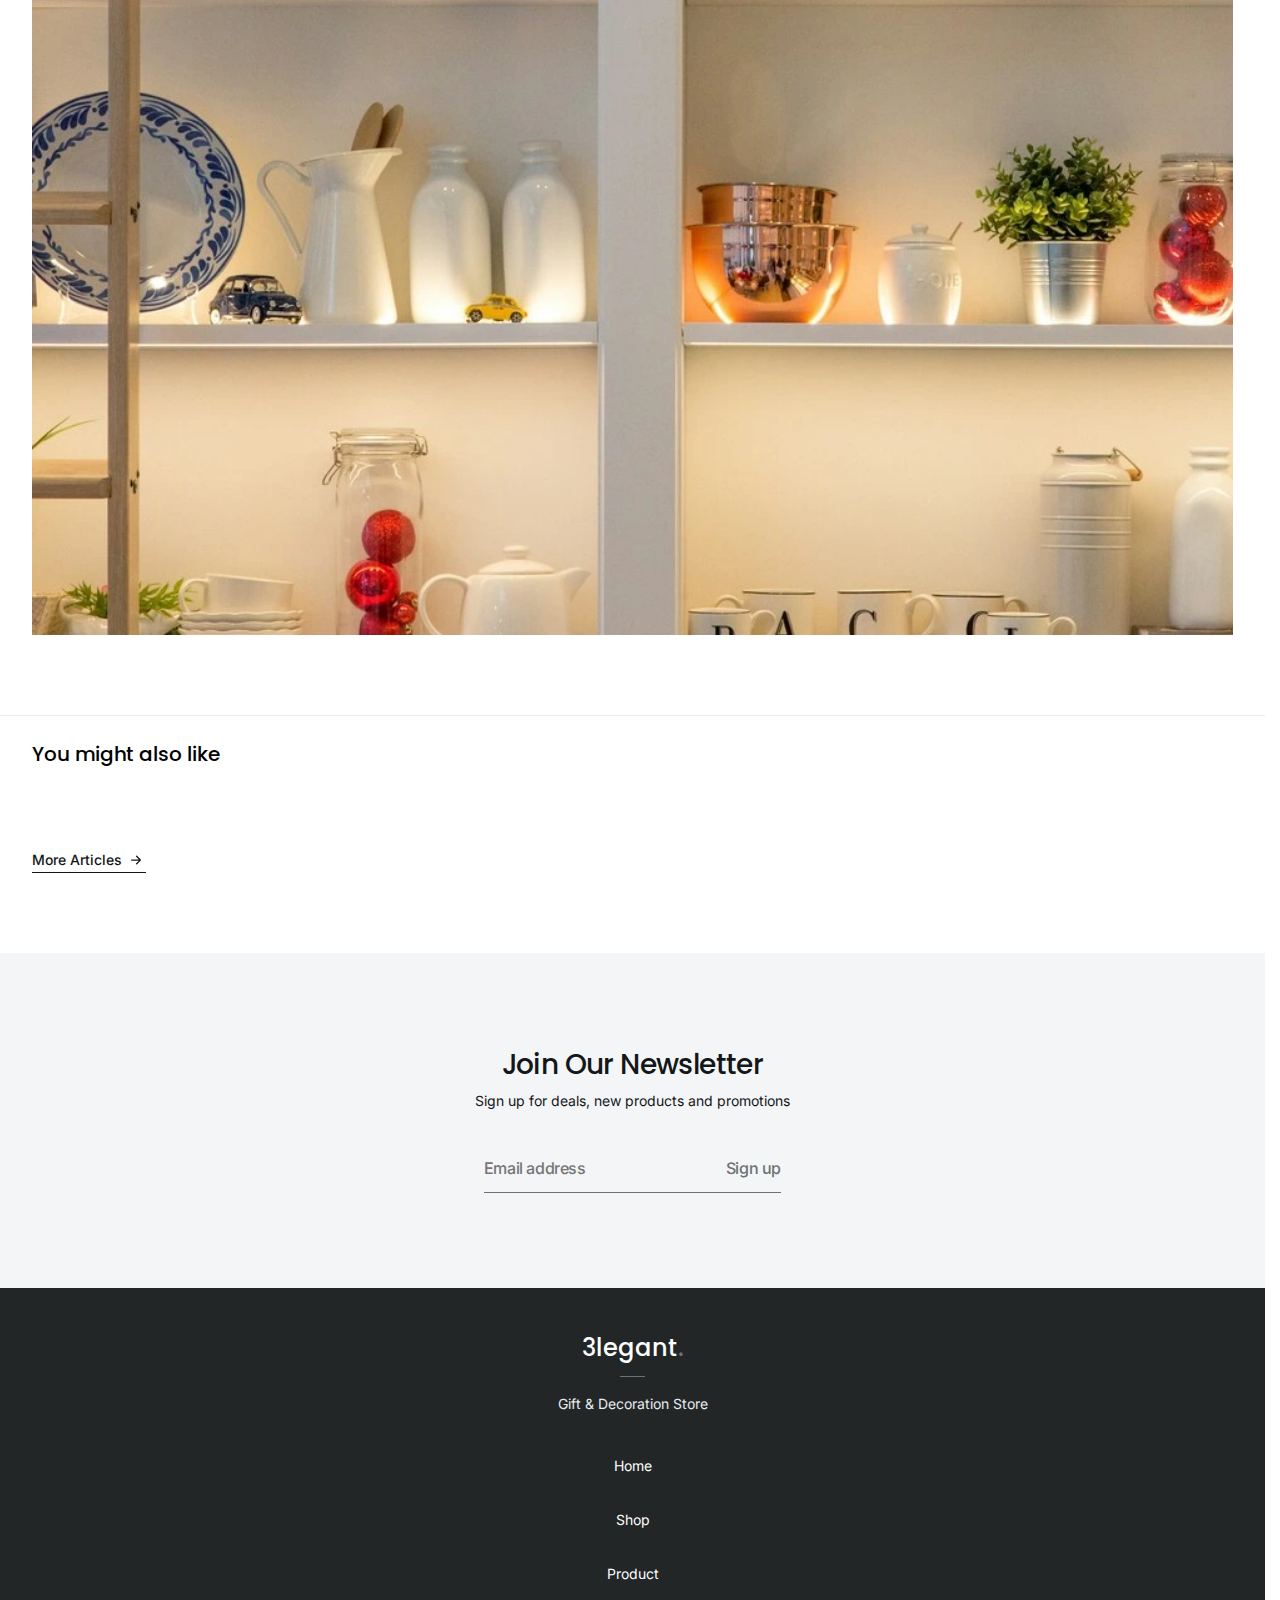
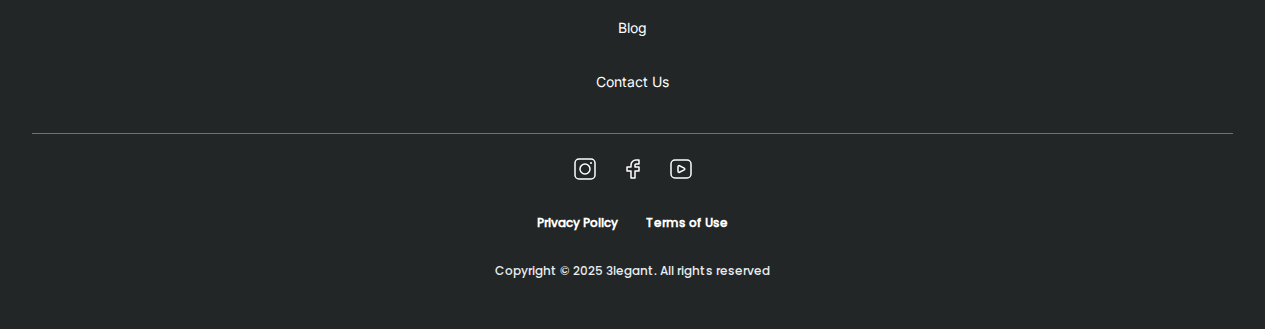
<file: blog/article-2.html>
<!DOCTYPE html>
<html lang="en">
  <head>
    <meta charset="UTF-8" />
    <meta name="viewport" content="width=device-width, initial-scale=1.0" />
    <title>3legant Shop | Inside a beautiful kitchen organization</title>
    <link rel="icon" href="../images/favicon.svg" />
    <link rel="stylesheet" href="../css/style.css" />
    <script src="../js/main.js" defer></script>
  </head>

  <body class="article-page">
    <!-- Header  -->

    <header class="header">
      <div class="header__left">
        <button class="header__hamburger" aria-label="Toggle menu">
          <span
            class="header__hamburger-line header__hamburger-line--top"
          ></span>
          <span
            class="header__hamburger-line header__hamburger-line--middle"
          ></span>
          <span
            class="header__hamburger-line header__hamburger-line--bottom"
          ></span>
        </button>
        <a href="../index.html" class="header__logo">
          <span class="logo">3legant<span class="logo__dot">.</span></span>
        </a>
      </div>
      <div class="header__right">
        <a href="/cart" class="header__cart">
          <svg
            viewBox="0 0 24 24"
            xmlns="http://www.w3.org/2000/svg"
            xmlns:xlink="http://www.w3.org/1999/xlink"
            width="24.000000"
            height="24.000000"
            fill="none"
          >
            <rect
              id="outline/shopping bag"
              width="24.000000"
              height="24.000000"
              x="0.000000"
              y="0.000000"
            />
            <path
              id="Rectangle 773"
              d="M15 6L15 7C15 8.65685 13.6569 10 12 10C10.3431 10 9 8.65685 9 7L9 6"
              stroke="rgb(20,23,24)"
              stroke-linecap="round"
              stroke-linejoin="round"
              stroke-width="1.5"
            />
            <path
              id="Rectangle 772"
              d="M15.6116 3C17.5669 3 19.2357 4.41365 19.5572 6.3424L21.2238 16.3424C21.6302 18.7805 19.75 21 17.2783 21L6.72194 21C4.25018 21 2.37001 18.7805 2.77636 16.3424L4.44303 6.3424C4.76449 4.41365 6.43325 3 8.3886 3L15.6116 3Z"
              fill-rule="evenodd"
              stroke="rgb(20,23,24)"
              stroke-linejoin="round"
              stroke-width="1.5"
            />
          </svg>
        </a>
      </div>
      <div class="header__mobile-menu">
        <div class="mobile-menu__top">
          <div class="mobile-menu__topline">
            <a href="../index.html" class="mobile-menu__logo">
              <span class="logo">3legant<span class="logo__dot">.</span></span>
            </a>
            <button class="mobile-menu__close-button">
              <svg
                class="mobile-menu__close-icon"
                fill="#343839"
                height="14px"
                width="14px"
                version="1.1"
                id="Capa_1"
                xmlns="http://www.w3.org/2000/svg"
                xmlns:xlink="http://www.w3.org/1999/xlink"
                viewBox="0 0 460.775 460.775"
                xml:space="preserve"
                stroke="#343839"
              >
                <path
                  d="M285.08,230.397L456.218,59.27c6.076-6.077,6.076-15.911,0-21.986L423.511,4.565c-2.913-2.911-6.866-4.55-10.992-4.55 c-4.127,0-8.08,1.639-10.993,4.55l-171.138,171.14L59.25,4.565c-2.913-2.911-6.866-4.55-10.993-4.55 c-4.126,0-8.08,1.639-10.992,4.55L4.558,37.284c-6.077,6.075-6.077,15.909,0,21.986l171.138,171.128L4.575,401.505 c-6.074,6.077-6.074,15.911,0,21.986l32.709,32.719c2.911,2.911,6.865,4.55,10.992,4.55c4.127,0,8.08-1.639,10.994-4.55 l171.117-171.12l171.118,171.12c2.913,2.911,6.866,4.55,10.993,4.55c4.128,0,8.081-1.639,10.992-4.55l32.709-32.719 c6.074-6.075,6.074-15.909,0-21.986L285.08,230.397z"
                ></path>
              </svg>
            </button>
          </div>
          <form class="mobile-menu__search-form" action="/search" method="get">
            <div class="search-wrapper">
              <svg
                class="search-form__icon"
                viewBox="0 0 21.5031 21.5031"
                xmlns="http://www.w3.org/2000/svg"
                xmlns:xlink="http://www.w3.org/1999/xlink"
                width="21.503052"
                height="21.503052"
                fill="none"
              >
                <path
                  id="Vector"
                  d="M10.25 0.75C5.00329 0.75 0.75 5.00329 0.75 10.25C0.75 15.4967 5.00329 19.75 10.25 19.75C15.4967 19.75 19.75 15.4967 19.75 10.25C19.75 5.00329 15.4967 0.75 10.25 0.75ZM17.25 17.25L20.75 20.75"
                  fill-rule="evenodd"
                  stroke="rgb(20,23,24)"
                  stroke-linecap="round"
                  stroke-linejoin="round"
                  stroke-width="1.5"
                />
              </svg>
              <input
                type="text"
                name="q"
                class="search-input"
                placeholder="Search"
              />
            </div>
          </form>
          <nav class="mobile-menu__nav">
            <ul class="mobile-menu__navigation">
              <li>
                <a href="index.html" class="mobile-menu__navigation-link"
                  >Home</a
                >
              </li>
              <li><a href="#" class="mobile-menu__navigation-link">Shop</a></li>
              <li>
                <a href="#" class="mobile-menu__navigation-link">Product</a>
              </li>
              <li>
                <a href="#" class="mobile-menu__navigation-link">Contact Us</a>
              </li>
            </ul>
          </nav>
        </div>
        <div class="mobile-menu__bottom">
          <ul class="mobile-menu__bottom-actions">
            <li class="mobile-menu__bottom-item">
              <span class="mobile-menu__bottom-item-name">Cart</span>
              <button class="mobile-menu__bottom-item-button" aria-label="Cart">
                <svg
                  viewBox="0 0 24 24"
                  xmlns="http://www.w3.org/2000/svg"
                  xmlns:xlink="http://www.w3.org/1999/xlink"
                  width="24.000000"
                  height="24.000000"
                  fill="none"
                >
                  <rect
                    id="outline/shopping bag"
                    width="24.000000"
                    height="24.000000"
                    x="0.000000"
                    y="0.000000"
                  />
                  <path
                    id="Rectangle 773"
                    d="M15 6L15 7C15 8.65685 13.6569 10 12 10C10.3431 10 9 8.65685 9 7L9 6"
                    stroke="rgb(20,23,24)"
                    stroke-linecap="round"
                    stroke-linejoin="round"
                    stroke-width="1.5"
                  />
                  <path
                    id="Rectangle 772"
                    d="M15.6116 3C17.5669 3 19.2357 4.41365 19.5572 6.3424L21.2238 16.3424C21.6302 18.7805 19.75 21 17.2783 21L6.72194 21C4.25018 21 2.37001 18.7805 2.77636 16.3424L4.44303 6.3424C4.76449 4.41365 6.43325 3 8.3886 3L15.6116 3Z"
                    fill-rule="evenodd"
                    stroke="rgb(20,23,24)"
                    stroke-linejoin="round"
                    stroke-width="1.5"
                  />
                </svg>
              </button>
            </li>

            <li class="mobile-menu__bottom-item">
              <span class="mobile-menu__bottom-item-name">Wishlist</span>
              <button
                class="mobile-menu__bottom-item-button"
                aria-label="Wishlist"
              >
                <svg
                  viewBox="0 0 24 24"
                  xmlns="http://www.w3.org/2000/svg"
                  xmlns:xlink="http://www.w3.org/1999/xlink"
                  width="24.000000"
                  height="24.000000"
                  fill="none"
                >
                  <rect
                    id="icons/Heart/Line"
                    width="24.000000"
                    height="24.000000"
                    x="0.000000"
                    y="0.000000"
                  />
                  <path
                    id="Shape"
                    d="M12.6924 6.91706C12.3055 7.28838 11.6945 7.28838 11.3076 6.91706L10.6152 6.2526C9.80477 5.47487 8.70994 5 7.5 5C5.01472 5 3 7.01472 3 9.5C3 11.8826 4.28979 13.8501 6.15176 15.4666C8.01532 17.0844 10.2434 18.1574 11.5746 18.7051C11.853 18.8196 12.147 18.8196 12.4254 18.7051C13.7566 18.1574 15.9847 17.0844 17.8482 15.4666C19.7102 13.85 21 11.8826 21 9.5C21 7.01472 18.9853 5 16.5 5C15.2901 5 14.1952 5.47487 13.3848 6.2526L12.6924 6.91706ZM12 4.80957C10.8321 3.6888 9.24649 3 7.5 3C3.91015 3 1 5.91015 1 9.5C1 15.8683 7.97034 19.385 10.8138 20.5547C11.5796 20.8697 12.4204 20.8697 13.1862 20.5547C16.0297 19.385 23 15.8682 23 9.5C23 5.91015 20.0899 3 16.5 3C14.7535 3 13.1679 3.6888 12 4.80957Z"
                    fill="rgb(20,23,24)"
                    fill-rule="evenodd"
                  />
                </svg>
              </button>
            </li>
          </ul>
          <button class="mobile-menu__sign-in-button">Sign In</button>
          <div class="mobile-menu__social-icons">
            <button class="social-icons__button">
              <a
                href="https://www.instagram.com/"
                target="_blank"
                class="social-icons__link"
              >
                <svg
                  viewBox="0 0 24 24"
                  xmlns="http://www.w3.org/2000/svg"
                  xmlns:xlink="http://www.w3.org/1999/xlink"
                  width="24.000000"
                  height="24.000000"
                  fill="none"
                >
                  <rect
                    id="social/outline/instagram"
                    width="24.000000"
                    height="24.000000"
                    x="0.000000"
                    y="0.000000"
                    fill="rgb(255,255,255)"
                    fill-opacity="0"
                  />
                  <rect
                    id="Vector"
                    width="20.000000"
                    height="20.000000"
                    x="2.000000"
                    y="2.000000"
                    rx="4.000000"
                    stroke="rgb(20,23,24)"
                    stroke-width="1.5"
                  />
                  <circle
                    id="Vector"
                    cx="18"
                    cy="6"
                    r="1"
                    fill="rgb(20,23,24)"
                  />
                  <circle
                    id="Vector"
                    cx="12"
                    cy="12"
                    r="5"
                    stroke="rgb(20,23,24)"
                    stroke-width="1.5"
                  />
                </svg>
              </a>
            </button>
            <button class="social-icons__button">
              <a
                href="https://www.facebook.com//"
                target="_blank"
                class="social-icons__link"
              >
                <svg
                  viewBox="0 0 24 24"
                  xmlns="http://www.w3.org/2000/svg"
                  xmlns:xlink="http://www.w3.org/1999/xlink"
                  width="24.000000"
                  height="24.000000"
                  fill="none"
                >
                  <rect
                    id="social/outline/facebook"
                    width="24.000000"
                    height="24.000000"
                    x="0.000000"
                    y="0.000000"
                  />
                  <path
                    id="Vector 2998"
                    d="M18 3L18 7L15 7C14.4477 7 14 7.44772 14 8L14 10L18 10L18 14L14 14L14 21L10 21L10 14L6 14L6 10L10 10L10 8C10 5.23858 12.2386 3 15 3L18 3Z"
                    stroke="rgb(20,23,24)"
                    stroke-linecap="round"
                    stroke-linejoin="round"
                    stroke-width="1.5"
                  />
                </svg>
              </a>
            </button>
            <button class="social-icons__button">
              <a
                href="https://www.youtube.com/"
                target="_blank"
                class="social-icons__link"
              >
                <svg
                  viewBox="0 0 24 24"
                  xmlns="http://www.w3.org/2000/svg"
                  xmlns:xlink="http://www.w3.org/1999/xlink"
                  width="24.000000"
                  height="24.000000"
                  fill="none"
                >
                  <rect
                    id="social/outline/youtube"
                    width="24.000000"
                    height="24.000000"
                    x="0.000000"
                    y="0.000000"
                  />
                  <rect
                    id="Rectangle 1083"
                    width="20.000000"
                    height="18.000000"
                    x="2.000000"
                    y="3.000000"
                    rx="4.000000"
                    stroke="rgb(20,23,24)"
                    stroke-width="1.5"
                  />
                  <path
                    id="Vector 2900"
                    d="M10.4472 8.72361C9.78231 8.39116 9 8.87465 9 9.61803L9 14.382C9 15.1253 9.78231 15.6088 10.4472 15.2764L15.2111 12.8944C15.9482 12.5259 15.9482 11.4741 15.2111 11.1056L10.4472 8.72361Z"
                    stroke="rgb(20,23,24)"
                    stroke-linecap="round"
                    stroke-width="1.5"
                  />
                </svg>
              </a>
            </button>
          </div>
        </div>
      </div>
    </header>

    <!-- Main -->
    <main class="main">
      <!-- Article -->

      <a href="../blog.html" class="article-page__back-link">
        <svg
          width="8"
          height="12"
          viewBox="0 0 8 12"
          fill="none"
          xmlns="http://www.w3.org/2000/svg"
        >
          <path
            d="M6 1 L1 6 L6 11"
            stroke="#6C7275"
            stroke-width="2"
            stroke-linecap="round"
            stroke-linejoin="round"
          /></svg
        >Back to Blog
      </a>

      <section class="article">
        <div class="article__header">
          <span class="article__label">Article</span>
          <h1 class="article__title">
            Inside a beautiful kitchen organization
          </h1>
          <div class="article__meta">
            <span class="article__author">
              <svg
                width="16px"
                height="16px"
                viewBox="0 0 17 17"
                fill="none"
                xmlns="http://www.w3.org/2000/svg"
                transform="rotate(0)"
              >
                <g id="SVGRepo_iconCarrier">
                  <circle
                    cx="12"
                    cy="9"
                    r="3"
                    stroke="rgba(108, 114, 117, 1)"
                    stroke-width="1.5"
                  ></circle>
                  <circle
                    cx="12"
                    cy="12"
                    r="10"
                    stroke="rgba(108, 114, 117, 1)"
                    stroke-width="1.5"
                  ></circle>
                  <path
                    d="M17.9691 20C17.81 17.1085 16.9247 15 11.9999 15C7.07521 15 6.18991 17.1085 6.03076 20"
                    stroke="rgba(108, 114, 117, 1)"
                    stroke-width="1.5"
                    stroke-linecap="round"
                  ></path>
                </g></svg
              >Jhon Doe
            </span>
            <time class="article__date" datetime="2025-10-28"
              ><svg
                width="16px"
                height="16px"
                viewBox="0 0 17 17"
                version="1.1"
                xmlns="http://www.w3.org/2000/svg"
                xmlns:xlink="http://www.w3.org/1999/xlink"
                xmlns:sketch="http://www.bohemiancoding.com/sketch/ns"
                fill="#6C7275"
              >
                <g id="SVGRepo_iconCarrier">
                  <title>calendar</title>
                  <desc>Created with Sketch Beta.</desc>
                  <defs></defs>
                  <g
                    id="Page-1"
                    stroke="none"
                    stroke-width="1"
                    fill="none"
                    fill-rule="evenodd"
                    sketch:type="MSPage"
                  >
                    <g
                      id="Icon-Set"
                      sketch:type="MSLayerGroup"
                      transform="translate(-309.000000, -359.000000)"
                      fill="#6C7275"
                    >
                      <path
                        d="M323,383 L325,383 L325,385 L323,385 L323,383 Z M323,387 L325,387 C326.104,387 327,386.104 327,385 L327,383 C327,381.896 326.104,381 325,381 L323,381 C321.896,381 321,381.896 321,383 L321,385 C321,386.104 321.896,387 323,387 L323,387 Z M315,383 L317,383 L317,385 L315,385 L315,383 Z M315,387 L317,387 C318.104,387 319,386.104 319,385 L319,383 C319,381.896 318.104,381 317,381 L315,381 C313.896,381 313,381.896 313,383 L313,385 C313,386.104 313.896,387 315,387 L315,387 Z M323,375 L325,375 L325,377 L323,377 L323,375 Z M323,379 L325,379 C326.104,379 327,378.104 327,377 L327,375 C327,373.896 326.104,373 325,373 L323,373 C321.896,373 321,373.896 321,375 L321,377 C321,378.104 321.896,379 323,379 L323,379 Z M315,375 L317,375 L317,377 L315,377 L315,375 Z M315,379 L317,379 C318.104,379 319,378.104 319,377 L319,375 C319,373.896 318.104,373 317,373 L315,373 C313.896,373 313,373.896 313,375 L313,377 C313,378.104 313.896,379 315,379 L315,379 Z M337,367 L311,367 L311,365 C311,363.896 311.896,363 313,363 L317,363 L317,364 C317,364.553 317.447,365 318,365 C318.553,365 319,364.553 319,364 L319,363 L329,363 L329,364 C329,364.553 329.447,365 330,365 C330.553,365 331,364.553 331,364 L331,363 L335,363 C336.104,363 337,363.896 337,365 L337,367 L337,367 Z M337,387 C337,388.104 336.104,389 335,389 L313,389 C311.896,389 311,388.104 311,387 L311,369 L337,369 L337,387 L337,387 Z M335,361 L331,361 L331,360 C331,359.448 330.553,359 330,359 C329.447,359 329,359.448 329,360 L329,361 L319,361 L319,360 C319,359.448 318.553,359 318,359 C317.447,359 317,359.448 317,360 L317,361 L313,361 C310.791,361 309,362.791 309,365 L309,387 C309,389.209 310.791,391 313,391 L335,391 C337.209,391 339,389.209 339,387 L339,365 C339,362.791 337.209,361 335,361 L335,361 Z M331,375 L333,375 L333,377 L331,377 L331,375 Z M331,379 L333,379 C334.104,379 335,378.104 335,377 L335,375 C335,373.896 334.104,373 333,373 L331,373 C329.896,373 329,373.896 329,375 L329,377 C329,378.104 329.896,379 331,379 L331,379 Z M331,383 L333,383 L333,385 L331,385 L331,383 Z M331,387 L333,387 C334.104,387 335,386.104 335,385 L335,383 C335,381.896 334.104,381 333,381 L331,381 C329.896,381 329,381.896 329,383 L329,385 C329,386.104 329.896,387 331,387 L331,387 Z"
                        id="calendar"
                        sketch:type="MSShapeGroup"
                      ></path>
                    </g>
                  </g>
                </g></svg
              >October 28, 2025</time
            >
          </div>
        </div>
        <div class="article__body">
          <img
            src="../images/blog-posts-images/article-2/article-2-image-1.webp"
            alt=""
            class="article__image"
          />
          <div class="article__text-block">
            <p class="article__text">
              A well-organized kitchen makes cooking and cleaning more
              efficient. Discover tips for arranging utensils, pantry items, and
              cookware in a practical way.
            </p>
            <h2 class="article__subtitle">Maximize storage space</h2>
            <p class="article__text">
              Use vertical shelving, pull-out drawers, and clever organizers to
              utilize every inch of your kitchen. This keeps surfaces clear and
              items easy to reach.
            </p>
          </div>
          <img
            src="../images/blog-posts-images/article-2/article-2-image-2.webp"
            alt=""
            class="article__image"
          />
          <div class="article__text-block">
            <h2 class="article__subtitle">Functional zones</h2>
            <p class="article__text">
              Separate cooking, prepping, and cleaning zones. It improves
              workflow and reduces the time spent moving between tasks.
            </p>
          </div>
          <img
            src="../images/blog-posts-images/article-2/article-2-image-3.webp"
            alt=""
            class="article__image"
          />
          <div class="article__text-block">
            <h2 class="article__subtitle">A place for everything</h2>
            <p class="article__text">
              Label containers, use jars for dry goods, and assign specific
              spots for small appliances. Everything should have a designated
              place for ease and order.
            </p>
          </div>
          <img
            src="../images/blog-posts-images/article-2/article-2-image-4.webp"
            alt=""
            class="article__image"
          />
        </div>
      </section>

      <section class="recommended-articles">
        <h4 class="recommended-articles__title">You might also like</h4>
        <div class="recommended-articles__list" id="recommendedList"></div>
        <a href="../blog.html" class="cta-link recommended-articles__link"
          >More Articles
          <svg
            xmlns="http://www.w3.org/2000/svg"
            width="20"
            height="20"
            fill="currentColor"
            class="bi bi-arrow-right-short"
            viewBox="0 0 16 16"
          >
            <path
              fill-rule="evenodd"
              d="M4 8a.5.5 0 0 1 .5-.5h5.793L8.146 5.354a.5.5 0 1 1 .708-.708l3 3a.5.5 0 0 1 0 .708l-3 3a.5.5 0 0 1-.708-.708L10.293 8.5H4.5A.5.5 0 0 1 4 8"
            />
          </svg>
        </a>
      </section>

      <!-- Newsletter -->

      <section class="newsletter">
        <div class="newsletter__header">
          <span class="newsletter__title">Join Our Newsletter</span>
          <p class="newsletter__description">
            Sign up for deals, new products and promotions
          </p>
        </div>
        <form class="newsletter__form">
          <div class="newsletter__field">
            <input
              type="email"
              id="newsletter-email"
              name="email"
              class="newsletter__input"
              placeholder="Email address"
              required
            />
            <button type="submit" class="newsletter__button">Sign up</button>
          </div>
        </form>
      </section>
    </main>

    <!-- Footer -->

    <footer class="footer">
      <div class="footer__header">
        <a href="#" class="footer__logo"
          >3legant<span class="logo__dot">.</span></a
        >
        <span class="footer__tagline">Gift & Decoration Store</span>
      </div>
      <nav class="footer__navigation">
        <ul class="footer__navigation-list">
          <li class="footer__navigation-item">
            <a href="#" class="footer__navigation-link">Home</a>
          </li>
          <li class="footer__navigation-item">
            <a href="#" class="footer__navigation-link">Shop</a>
          </li>
          <li class="footer__navigation-item">
            <a href="#" class="footer__navigation-link">Product</a>
          </li>
          <li class="footer__navigation-item">
            <a href="../blog.html" class="footer__navigation-link">Blog</a>
          </li>
          <li class="footer__navigation-item">
            <a href="#" class="footer__navigation-link">Contact Us</a>
          </li>
        </ul>
      </nav>
      <div class="footer__social-links">
        <a
          href="https://www.instagram.com/"
          target="_blank"
          class="footer__social-link"
        >
          <svg
            viewBox="0 0 24 24"
            xmlns="http://www.w3.org/2000/svg"
            xmlns:xlink="http://www.w3.org/1999/xlink"
            width="24.000000"
            height="24.000000"
            fill="none"
          >
            <rect
              id="social/outline/instagram"
              width="24.000000"
              height="24.000000"
              x="0.000000"
              y="0.000000"
              fill="rgb(255,255,255)"
              fill-opacity="0"
            />
            <rect
              id="Vector"
              width="20.000000"
              height="20.000000"
              x="2.000000"
              y="2.000000"
              rx="4.000000"
              stroke="rgb(254, 254, 254)"
              stroke-width="1.5"
            />
            <circle
              id="Vector"
              cx="18"
              cy="6"
              r="1"
              fill="rgb(254, 254, 254)"
            />
            <circle
              id="Vector"
              cx="12"
              cy="12"
              r="5"
              stroke="rgb(254, 254, 254)"
              stroke-width="1.5"
            />
          </svg>
        </a>
        <a
          href="https://www.facebook.com//"
          target="_blank"
          class="footer__social-link"
        >
          <svg
            viewBox="0 0 24 24"
            xmlns="http://www.w3.org/2000/svg"
            xmlns:xlink="http://www.w3.org/1999/xlink"
            width="24.000000"
            height="24.000000"
            fill="none"
          >
            <rect
              id="social/outline/facebook"
              width="24.000000"
              height="24.000000"
              x="0.000000"
              y="0.000000"
            />
            <path
              id="Vector 2998"
              d="M18 3L18 7L15 7C14.4477 7 14 7.44772 14 8L14 10L18 10L18 14L14 14L14 21L10 21L10 14L6 14L6 10L10 10L10 8C10 5.23858 12.2386 3 15 3L18 3Z"
              stroke="rgb(254, 254, 254)"
              stroke-linecap="round"
              stroke-linejoin="round"
              stroke-width="1.5"
            />
          </svg>
        </a>
        <a
          href="https://www.youtube.com/"
          target="_blank"
          class="footer__social-link"
        >
          <svg
            viewBox="0 0 24 24"
            xmlns="http://www.w3.org/2000/svg"
            xmlns:xlink="http://www.w3.org/1999/xlink"
            width="24.000000"
            height="24.000000"
            fill="none"
          >
            <rect
              id="social/outline/youtube"
              width="24.000000"
              height="24.000000"
              x="0.000000"
              y="0.000000"
            />
            <rect
              id="Rectangle 1083"
              width="20.000000"
              height="18.000000"
              x="2.000000"
              y="3.000000"
              rx="4.000000"
              stroke="rgb(254, 254, 254)"
              stroke-width="1.5"
            />
            <path
              id="Vector 2900"
              d="M10.4472 8.72361C9.78231 8.39116 9 8.87465 9 9.61803L9 14.382C9 15.1253 9.78231 15.6088 10.4472 15.2764L15.2111 12.8944C15.9482 12.5259 15.9482 11.4741 15.2111 11.1056L10.4472 8.72361Z"
              stroke="rgb(254, 254, 254)"
              stroke-linecap="round"
              stroke-width="1.5"
            />
          </svg>
        </a>
      </div>
      <div class="footer__legal">
        <span class="footer_privacy-policy">Privacy Policy</span>
        <span class="footer__terms-of-use">Terms of Use</span>
      </div>
      <span class="footer__copyright"
        >Copyright © 2025 3legant. All rights reserved</span
      >
    </footer>
  </body>
</html>
</file>
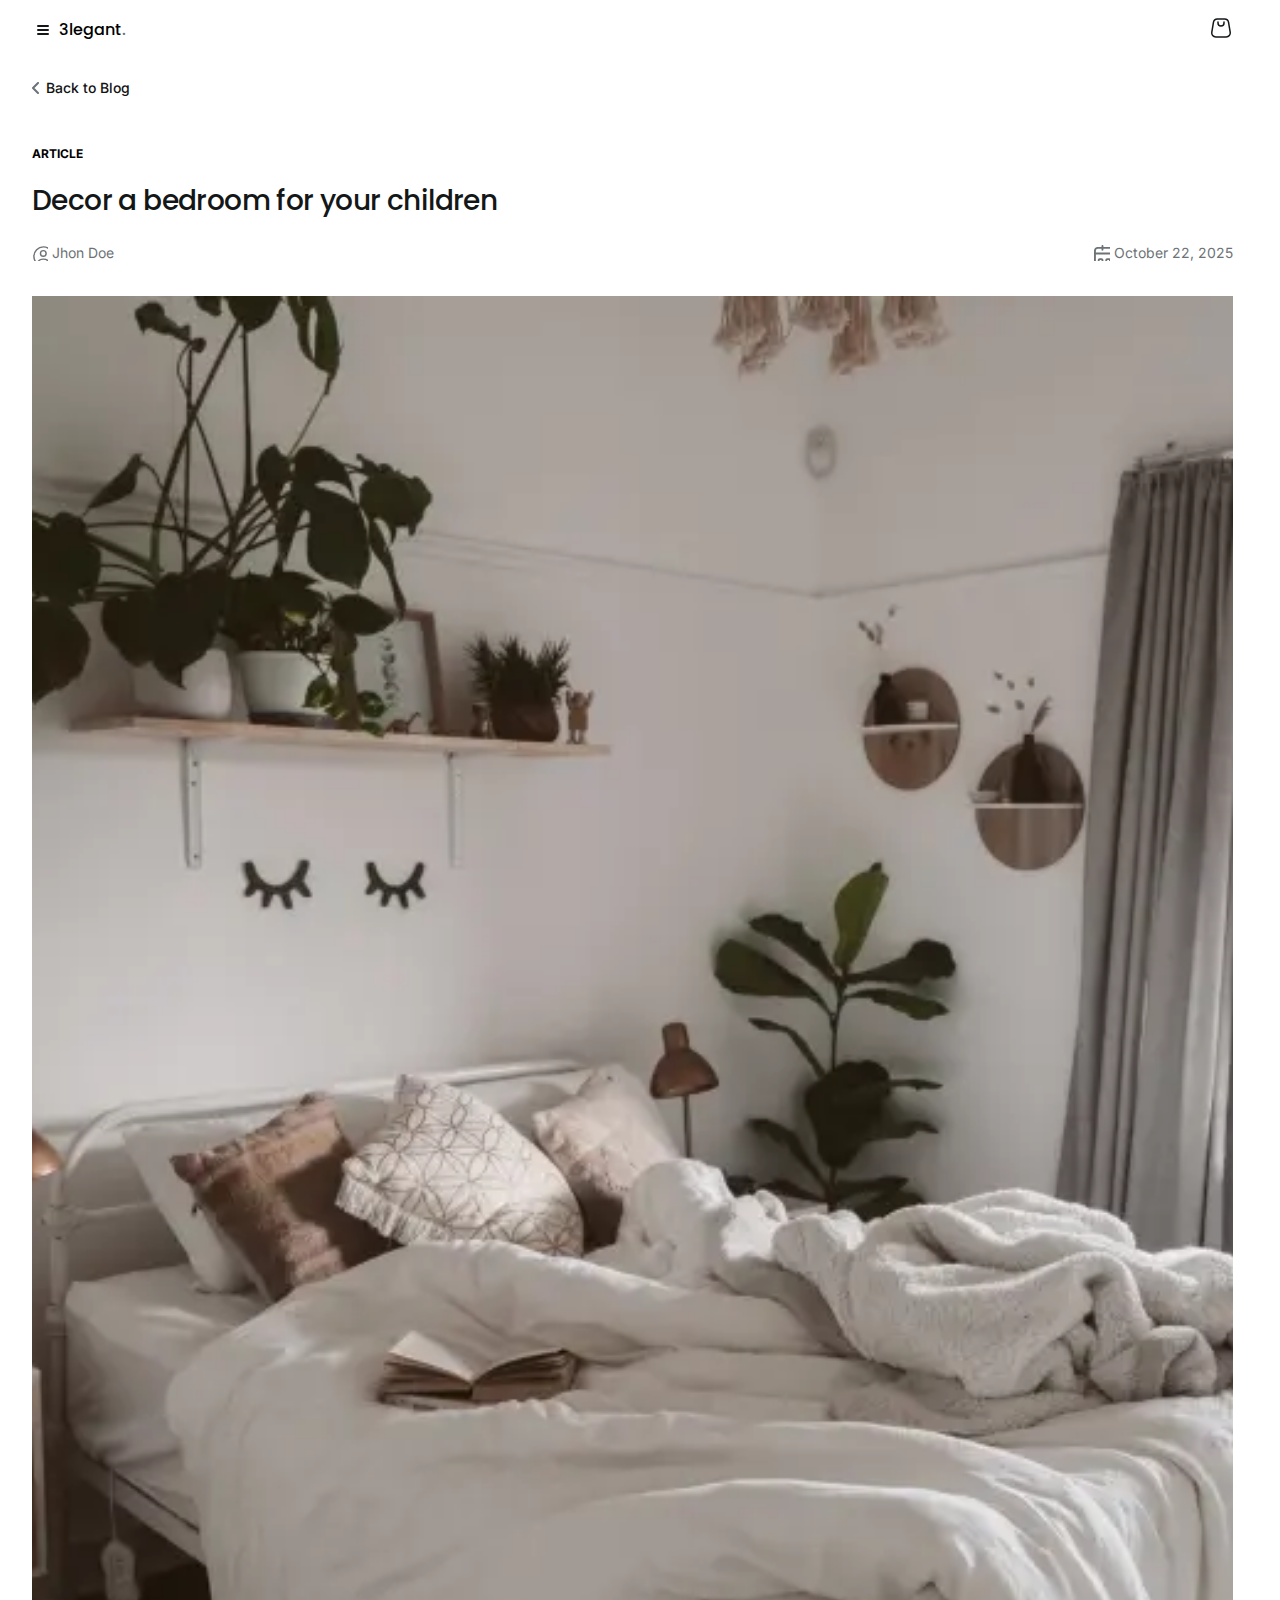
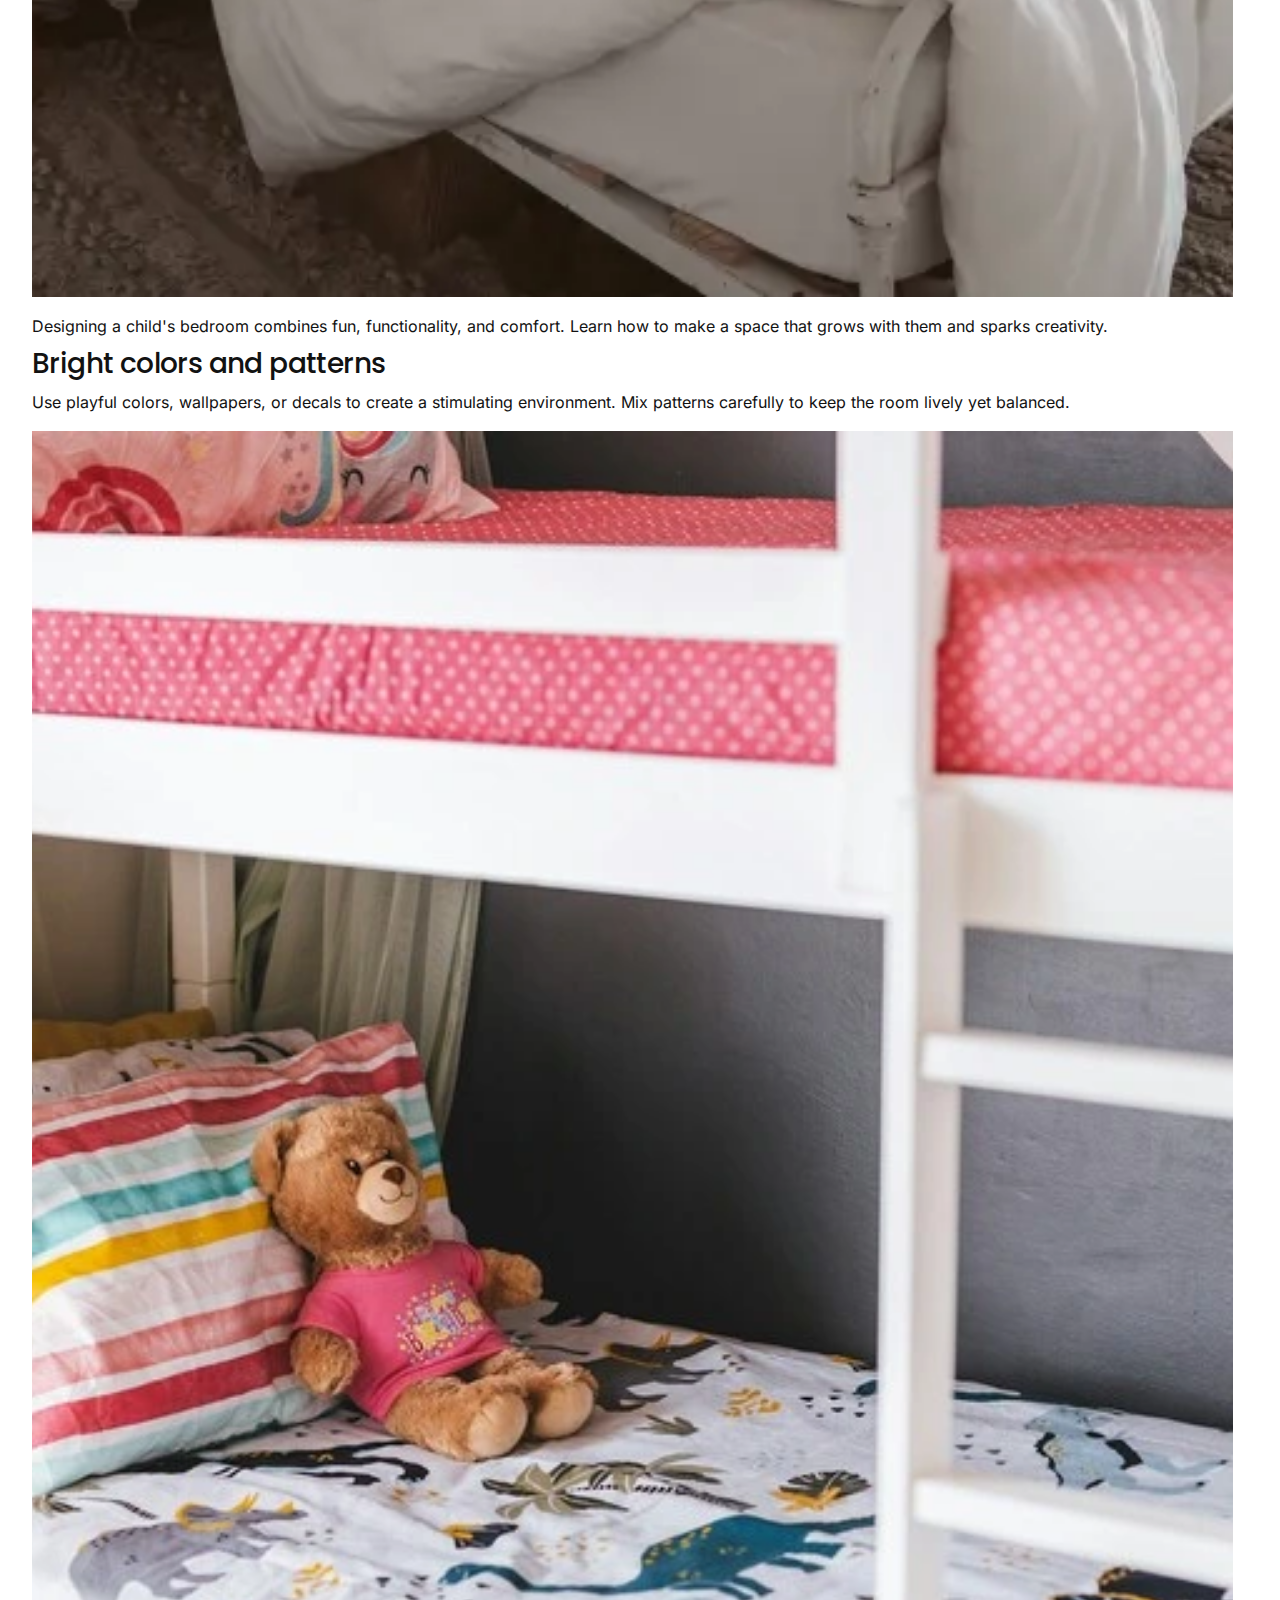
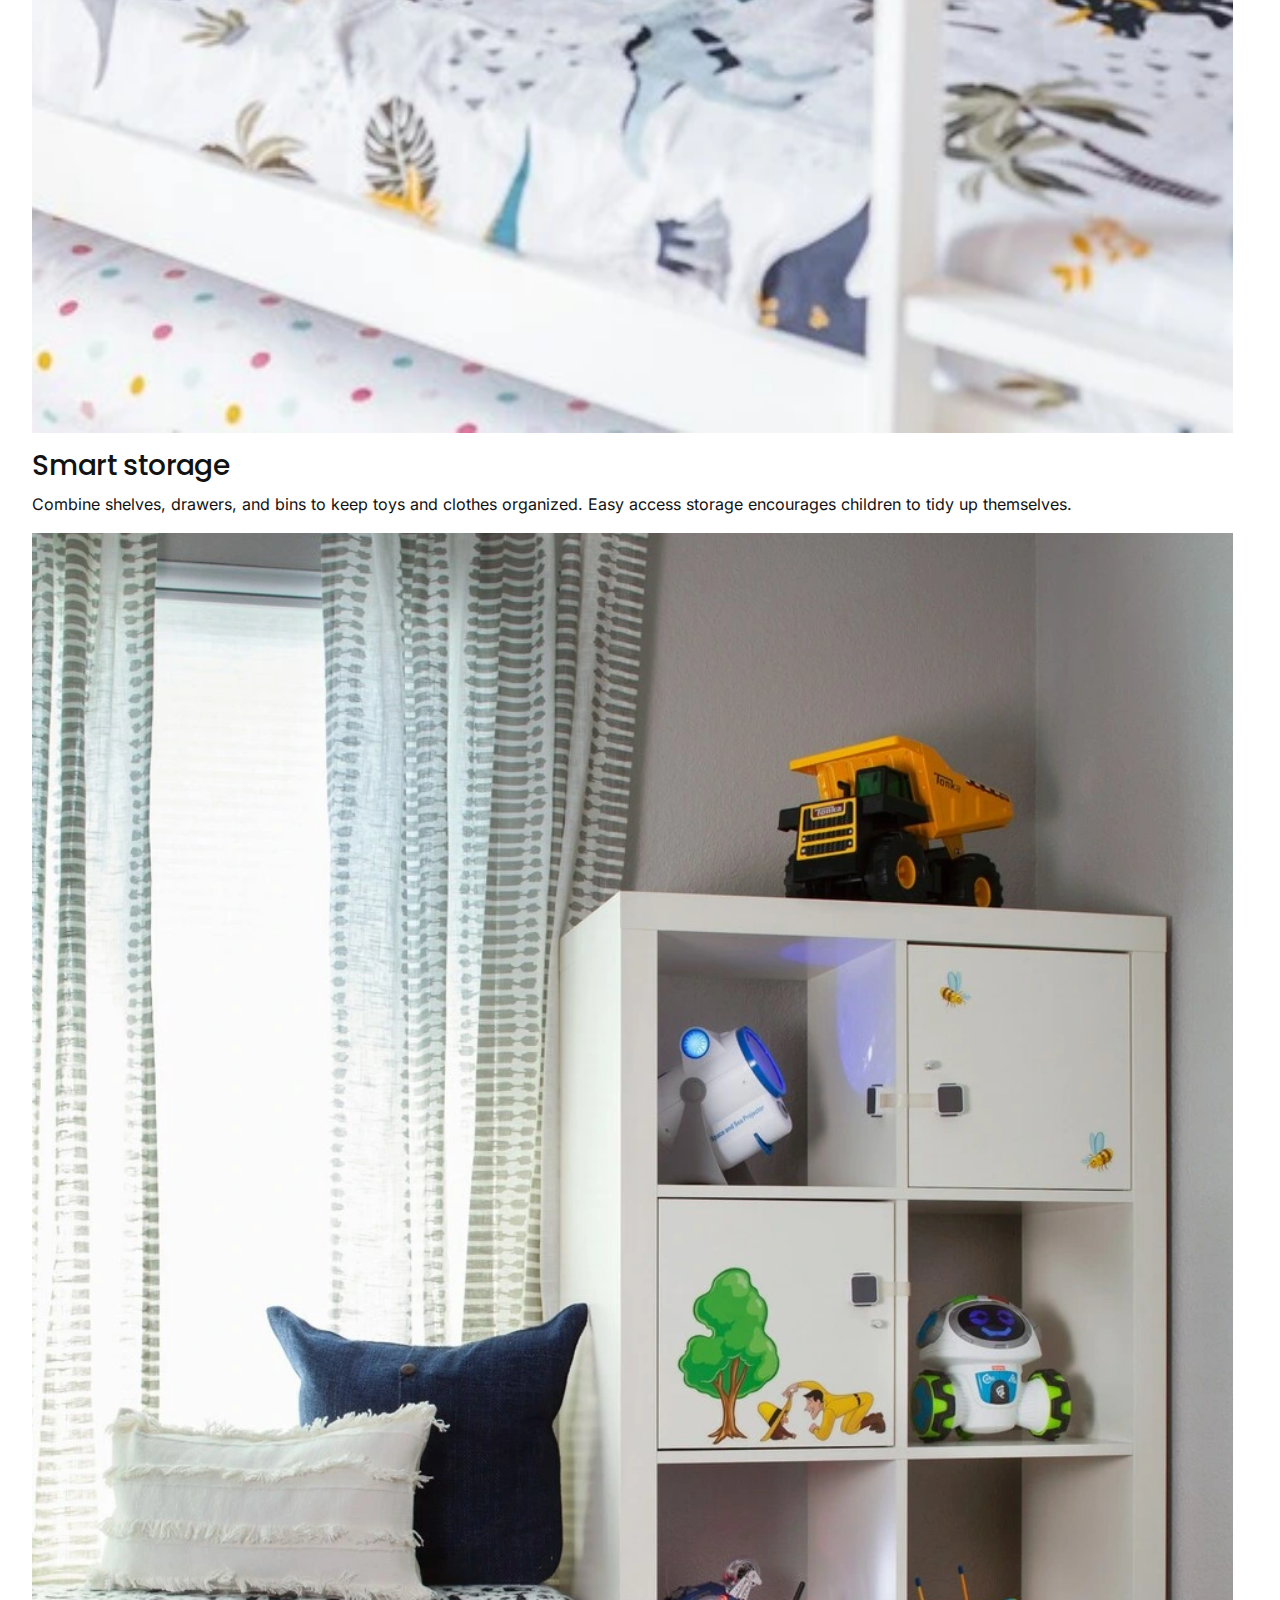
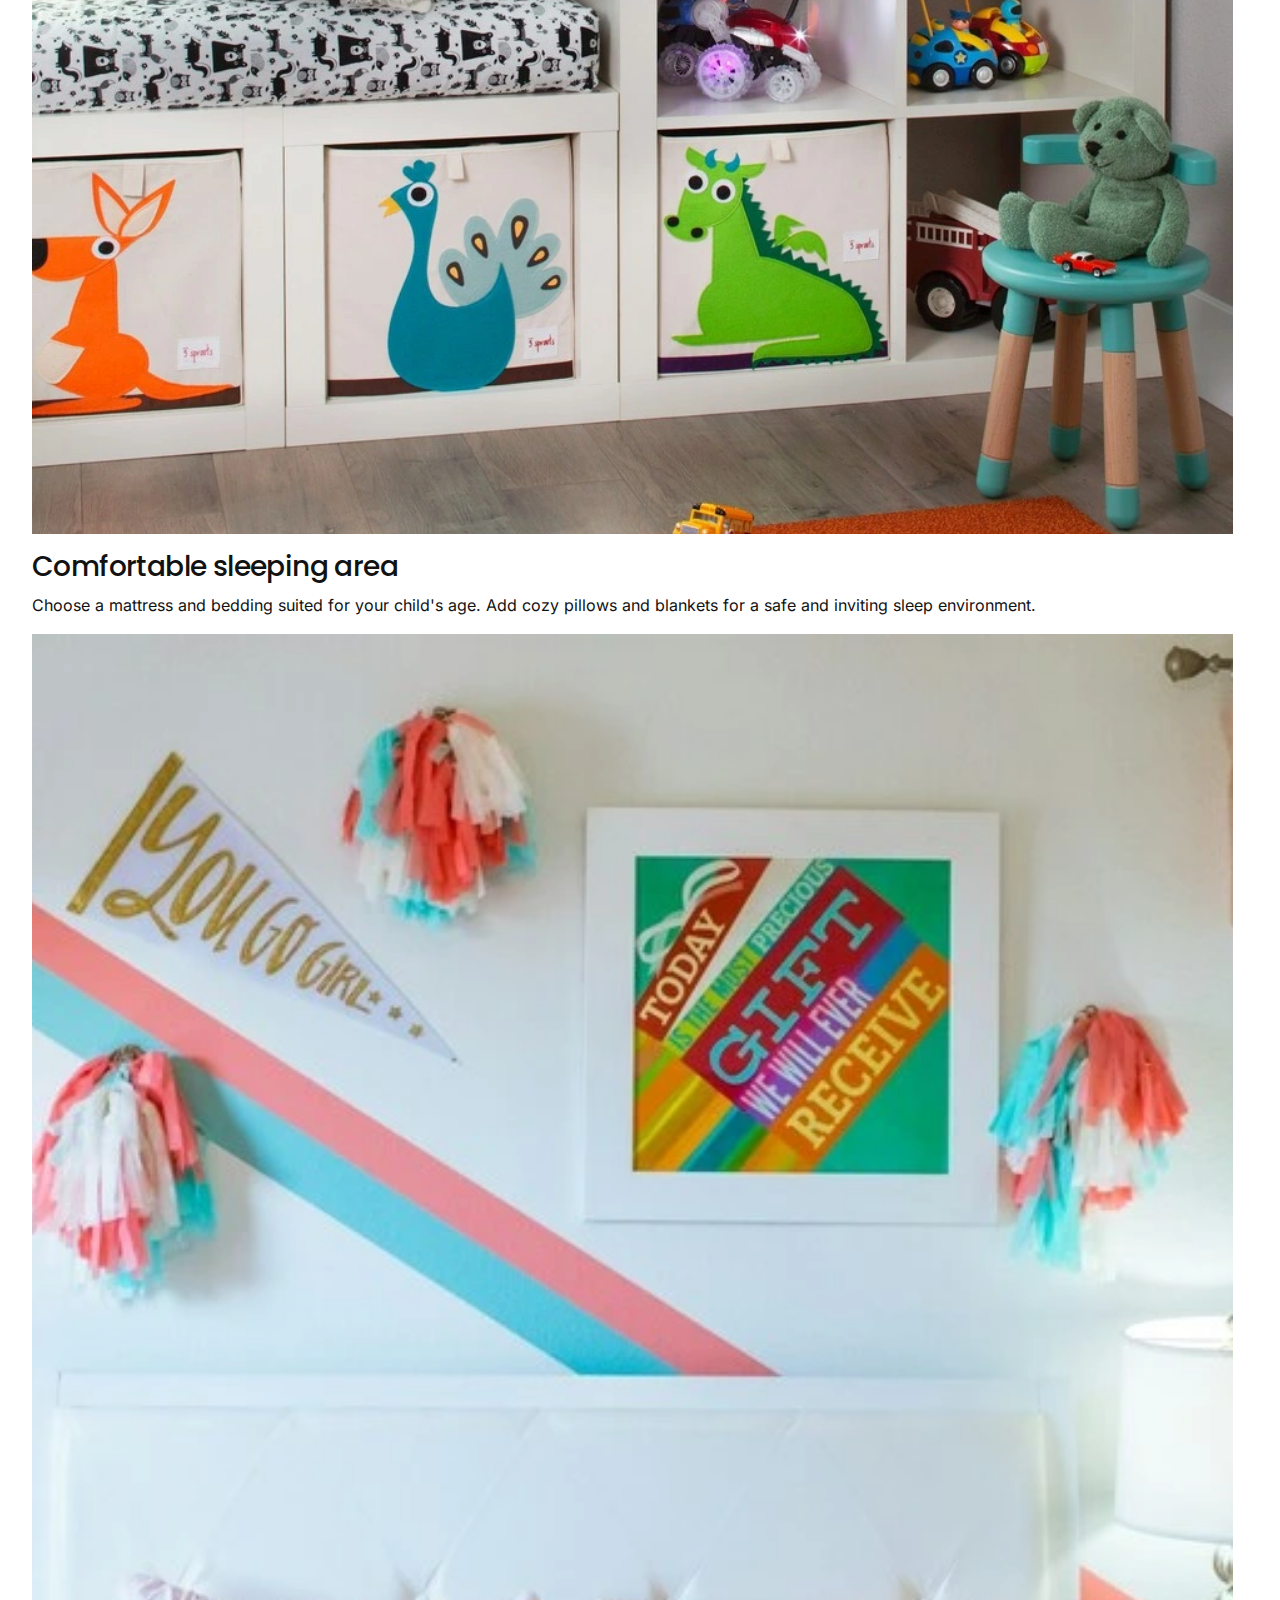
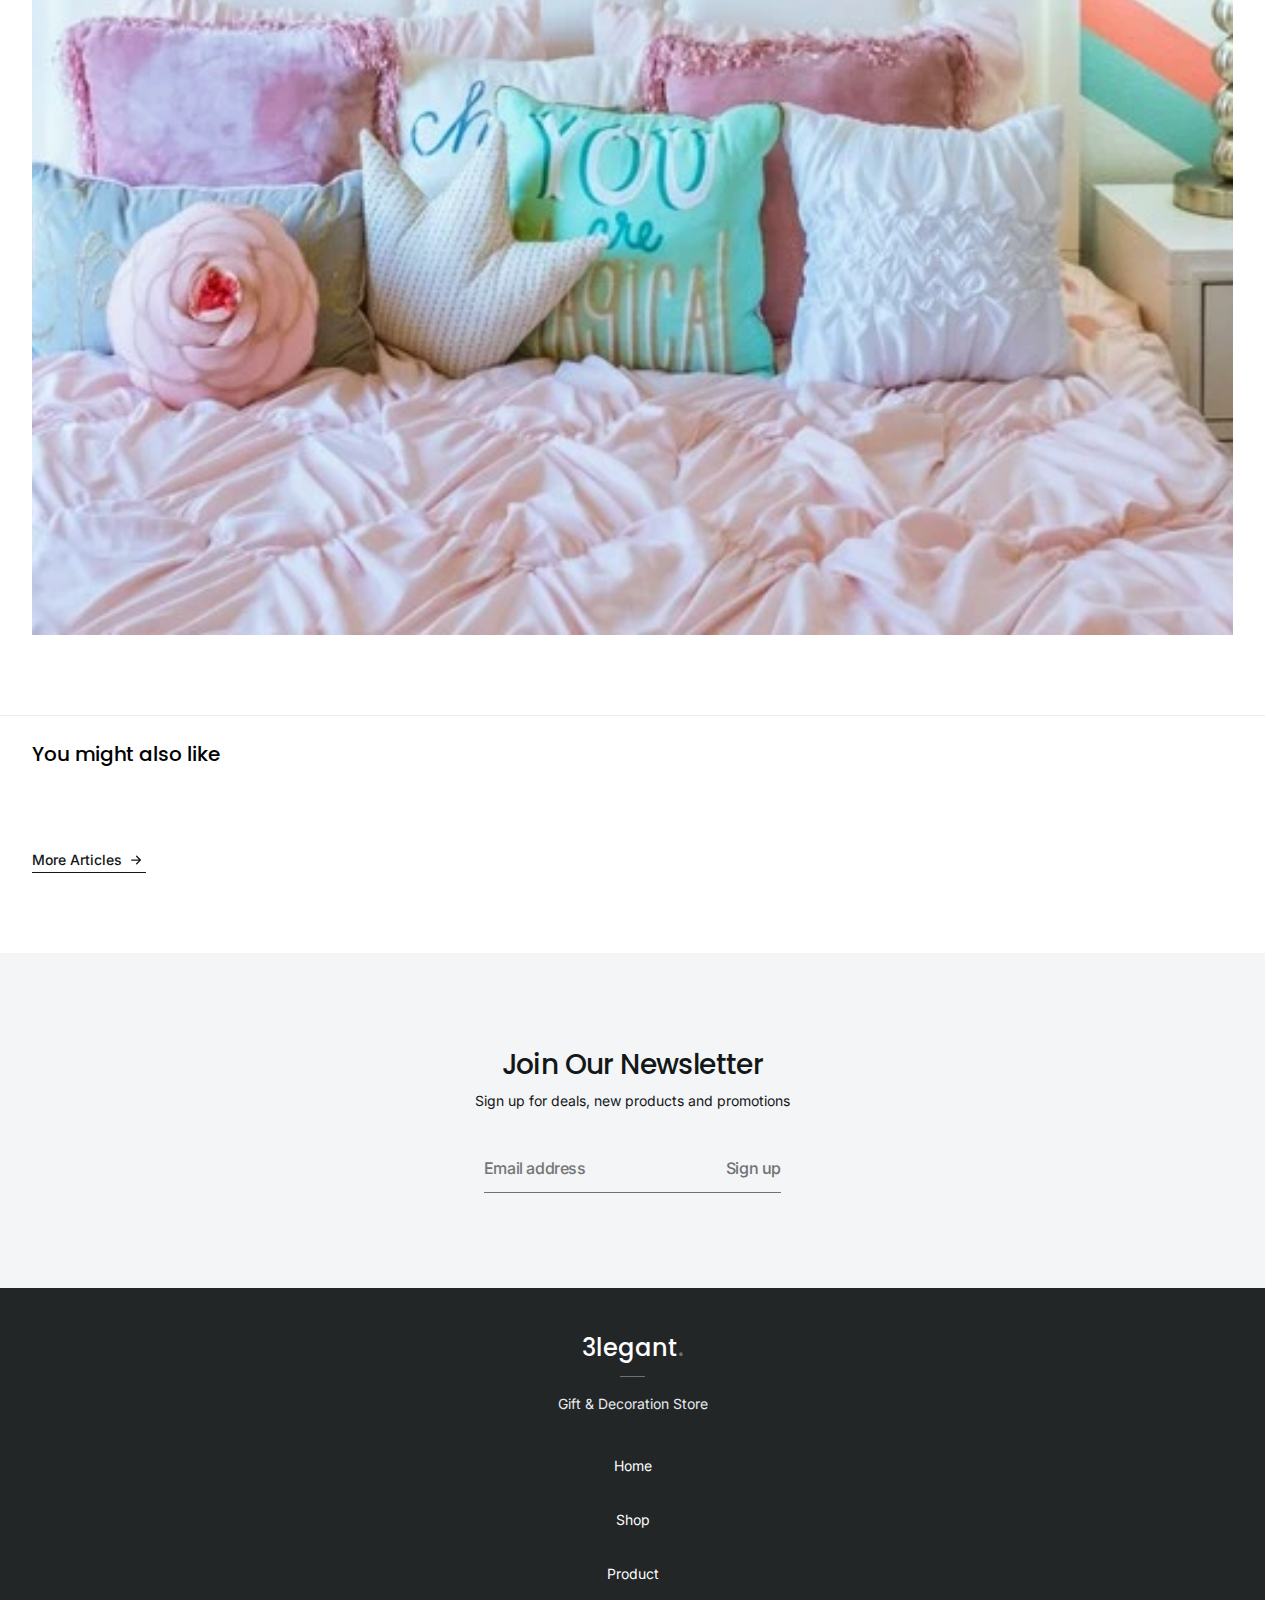
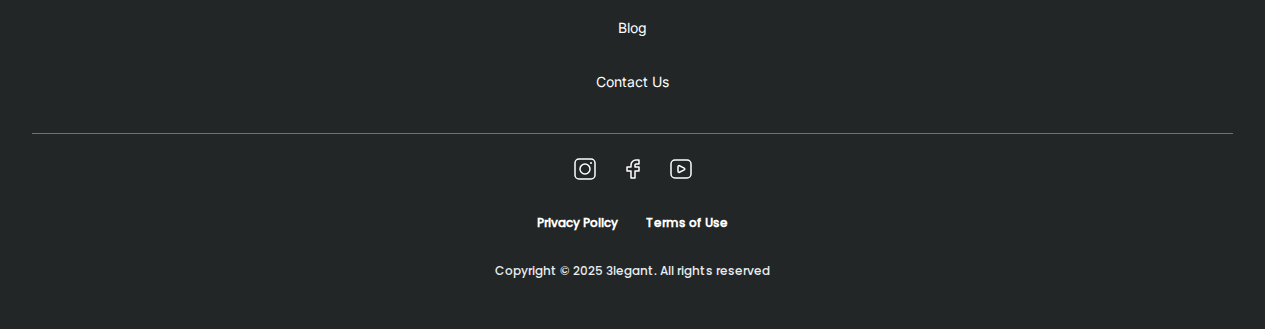
<file: blog/article-3.html>
<!DOCTYPE html>
<html lang="en">
  <head>
    <meta charset="UTF-8" />
    <meta name="viewport" content="width=device-width, initial-scale=1.0" />
    <title>3legant Shop | Decor a bedroom for your children</title>
    <link rel="icon" href="../images/favicon.svg" />
    <link rel="stylesheet" href="../css/style.css" />
    <script src="../js/main.js" defer></script>
  </head>

  <body class="article-page">
    <!-- Header  -->

    <header class="header">
      <div class="header__left">
        <button class="header__hamburger" aria-label="Toggle menu">
          <span
            class="header__hamburger-line header__hamburger-line--top"
          ></span>
          <span
            class="header__hamburger-line header__hamburger-line--middle"
          ></span>
          <span
            class="header__hamburger-line header__hamburger-line--bottom"
          ></span>
        </button>
        <a href="../index.html" class="header__logo">
          <span class="logo">3legant<span class="logo__dot">.</span></span>
        </a>
      </div>
      <div class="header__right">
        <a href="/cart" class="header__cart">
          <svg
            viewBox="0 0 24 24"
            xmlns="http://www.w3.org/2000/svg"
            xmlns:xlink="http://www.w3.org/1999/xlink"
            width="24.000000"
            height="24.000000"
            fill="none"
          >
            <rect
              id="outline/shopping bag"
              width="24.000000"
              height="24.000000"
              x="0.000000"
              y="0.000000"
            />
            <path
              id="Rectangle 773"
              d="M15 6L15 7C15 8.65685 13.6569 10 12 10C10.3431 10 9 8.65685 9 7L9 6"
              stroke="rgb(20,23,24)"
              stroke-linecap="round"
              stroke-linejoin="round"
              stroke-width="1.5"
            />
            <path
              id="Rectangle 772"
              d="M15.6116 3C17.5669 3 19.2357 4.41365 19.5572 6.3424L21.2238 16.3424C21.6302 18.7805 19.75 21 17.2783 21L6.72194 21C4.25018 21 2.37001 18.7805 2.77636 16.3424L4.44303 6.3424C4.76449 4.41365 6.43325 3 8.3886 3L15.6116 3Z"
              fill-rule="evenodd"
              stroke="rgb(20,23,24)"
              stroke-linejoin="round"
              stroke-width="1.5"
            />
          </svg>
        </a>
      </div>
      <div class="header__mobile-menu">
        <div class="mobile-menu__top">
          <div class="mobile-menu__topline">
            <a href="../index.html" class="mobile-menu__logo">
              <span class="logo">3legant<span class="logo__dot">.</span></span>
            </a>
            <button class="mobile-menu__close-button">
              <svg
                class="mobile-menu__close-icon"
                fill="#343839"
                height="14px"
                width="14px"
                version="1.1"
                id="Capa_1"
                xmlns="http://www.w3.org/2000/svg"
                xmlns:xlink="http://www.w3.org/1999/xlink"
                viewBox="0 0 460.775 460.775"
                xml:space="preserve"
                stroke="#343839"
              >
                <path
                  d="M285.08,230.397L456.218,59.27c6.076-6.077,6.076-15.911,0-21.986L423.511,4.565c-2.913-2.911-6.866-4.55-10.992-4.55 c-4.127,0-8.08,1.639-10.993,4.55l-171.138,171.14L59.25,4.565c-2.913-2.911-6.866-4.55-10.993-4.55 c-4.126,0-8.08,1.639-10.992,4.55L4.558,37.284c-6.077,6.075-6.077,15.909,0,21.986l171.138,171.128L4.575,401.505 c-6.074,6.077-6.074,15.911,0,21.986l32.709,32.719c2.911,2.911,6.865,4.55,10.992,4.55c4.127,0,8.08-1.639,10.994-4.55 l171.117-171.12l171.118,171.12c2.913,2.911,6.866,4.55,10.993,4.55c4.128,0,8.081-1.639,10.992-4.55l32.709-32.719 c6.074-6.075,6.074-15.909,0-21.986L285.08,230.397z"
                ></path>
              </svg>
            </button>
          </div>
          <form class="mobile-menu__search-form" action="/search" method="get">
            <div class="search-wrapper">
              <svg
                class="search-form__icon"
                viewBox="0 0 21.5031 21.5031"
                xmlns="http://www.w3.org/2000/svg"
                xmlns:xlink="http://www.w3.org/1999/xlink"
                width="21.503052"
                height="21.503052"
                fill="none"
              >
                <path
                  id="Vector"
                  d="M10.25 0.75C5.00329 0.75 0.75 5.00329 0.75 10.25C0.75 15.4967 5.00329 19.75 10.25 19.75C15.4967 19.75 19.75 15.4967 19.75 10.25C19.75 5.00329 15.4967 0.75 10.25 0.75ZM17.25 17.25L20.75 20.75"
                  fill-rule="evenodd"
                  stroke="rgb(20,23,24)"
                  stroke-linecap="round"
                  stroke-linejoin="round"
                  stroke-width="1.5"
                />
              </svg>
              <input
                type="text"
                name="q"
                class="search-input"
                placeholder="Search"
              />
            </div>
          </form>
          <nav class="mobile-menu__nav">
            <ul class="mobile-menu__navigation">
              <li>
                <a href="index.html" class="mobile-menu__navigation-link"
                  >Home</a
                >
              </li>
              <li><a href="../shop.html" class="mobile-menu__navigation-link">Shop</a></li>
              <li>
                <a href="#" class="mobile-menu__navigation-link">Product</a>
              </li>
              <li>
                <a href="#" class="mobile-menu__navigation-link">Contact Us</a>
              </li>
            </ul>
          </nav>
        </div>
        <div class="mobile-menu__bottom">
          <ul class="mobile-menu__bottom-actions">
            <li class="mobile-menu__bottom-item">
              <span class="mobile-menu__bottom-item-name">Cart</span>
              <button class="mobile-menu__bottom-item-button" aria-label="Cart">
                <svg
                  viewBox="0 0 24 24"
                  xmlns="http://www.w3.org/2000/svg"
                  xmlns:xlink="http://www.w3.org/1999/xlink"
                  width="24.000000"
                  height="24.000000"
                  fill="none"
                >
                  <rect
                    id="outline/shopping bag"
                    width="24.000000"
                    height="24.000000"
                    x="0.000000"
                    y="0.000000"
                  />
                  <path
                    id="Rectangle 773"
                    d="M15 6L15 7C15 8.65685 13.6569 10 12 10C10.3431 10 9 8.65685 9 7L9 6"
                    stroke="rgb(20,23,24)"
                    stroke-linecap="round"
                    stroke-linejoin="round"
                    stroke-width="1.5"
                  />
                  <path
                    id="Rectangle 772"
                    d="M15.6116 3C17.5669 3 19.2357 4.41365 19.5572 6.3424L21.2238 16.3424C21.6302 18.7805 19.75 21 17.2783 21L6.72194 21C4.25018 21 2.37001 18.7805 2.77636 16.3424L4.44303 6.3424C4.76449 4.41365 6.43325 3 8.3886 3L15.6116 3Z"
                    fill-rule="evenodd"
                    stroke="rgb(20,23,24)"
                    stroke-linejoin="round"
                    stroke-width="1.5"
                  />
                </svg>
              </button>
            </li>

            <li class="mobile-menu__bottom-item">
              <span class="mobile-menu__bottom-item-name">Wishlist</span>
              <button
                class="mobile-menu__bottom-item-button"
                aria-label="Wishlist"
              >
                <svg
                  viewBox="0 0 24 24"
                  xmlns="http://www.w3.org/2000/svg"
                  xmlns:xlink="http://www.w3.org/1999/xlink"
                  width="24.000000"
                  height="24.000000"
                  fill="none"
                >
                  <rect
                    id="icons/Heart/Line"
                    width="24.000000"
                    height="24.000000"
                    x="0.000000"
                    y="0.000000"
                  />
                  <path
                    id="Shape"
                    d="M12.6924 6.91706C12.3055 7.28838 11.6945 7.28838 11.3076 6.91706L10.6152 6.2526C9.80477 5.47487 8.70994 5 7.5 5C5.01472 5 3 7.01472 3 9.5C3 11.8826 4.28979 13.8501 6.15176 15.4666C8.01532 17.0844 10.2434 18.1574 11.5746 18.7051C11.853 18.8196 12.147 18.8196 12.4254 18.7051C13.7566 18.1574 15.9847 17.0844 17.8482 15.4666C19.7102 13.85 21 11.8826 21 9.5C21 7.01472 18.9853 5 16.5 5C15.2901 5 14.1952 5.47487 13.3848 6.2526L12.6924 6.91706ZM12 4.80957C10.8321 3.6888 9.24649 3 7.5 3C3.91015 3 1 5.91015 1 9.5C1 15.8683 7.97034 19.385 10.8138 20.5547C11.5796 20.8697 12.4204 20.8697 13.1862 20.5547C16.0297 19.385 23 15.8682 23 9.5C23 5.91015 20.0899 3 16.5 3C14.7535 3 13.1679 3.6888 12 4.80957Z"
                    fill="rgb(20,23,24)"
                    fill-rule="evenodd"
                  />
                </svg>
              </button>
            </li>
          </ul>
          <button class="mobile-menu__sign-in-button">Sign In</button>
          <div class="mobile-menu__social-icons">
            <button class="social-icons__button">
              <a
                href="https://www.instagram.com/"
                target="_blank"
                class="social-icons__link"
              >
                <svg
                  viewBox="0 0 24 24"
                  xmlns="http://www.w3.org/2000/svg"
                  xmlns:xlink="http://www.w3.org/1999/xlink"
                  width="24.000000"
                  height="24.000000"
                  fill="none"
                >
                  <rect
                    id="social/outline/instagram"
                    width="24.000000"
                    height="24.000000"
                    x="0.000000"
                    y="0.000000"
                    fill="rgb(255,255,255)"
                    fill-opacity="0"
                  />
                  <rect
                    id="Vector"
                    width="20.000000"
                    height="20.000000"
                    x="2.000000"
                    y="2.000000"
                    rx="4.000000"
                    stroke="rgb(20,23,24)"
                    stroke-width="1.5"
                  />
                  <circle
                    id="Vector"
                    cx="18"
                    cy="6"
                    r="1"
                    fill="rgb(20,23,24)"
                  />
                  <circle
                    id="Vector"
                    cx="12"
                    cy="12"
                    r="5"
                    stroke="rgb(20,23,24)"
                    stroke-width="1.5"
                  />
                </svg>
              </a>
            </button>
            <button class="social-icons__button">
              <a
                href="https://www.facebook.com//"
                target="_blank"
                class="social-icons__link"
              >
                <svg
                  viewBox="0 0 24 24"
                  xmlns="http://www.w3.org/2000/svg"
                  xmlns:xlink="http://www.w3.org/1999/xlink"
                  width="24.000000"
                  height="24.000000"
                  fill="none"
                >
                  <rect
                    id="social/outline/facebook"
                    width="24.000000"
                    height="24.000000"
                    x="0.000000"
                    y="0.000000"
                  />
                  <path
                    id="Vector 2998"
                    d="M18 3L18 7L15 7C14.4477 7 14 7.44772 14 8L14 10L18 10L18 14L14 14L14 21L10 21L10 14L6 14L6 10L10 10L10 8C10 5.23858 12.2386 3 15 3L18 3Z"
                    stroke="rgb(20,23,24)"
                    stroke-linecap="round"
                    stroke-linejoin="round"
                    stroke-width="1.5"
                  />
                </svg>
              </a>
            </button>
            <button class="social-icons__button">
              <a
                href="https://www.youtube.com/"
                target="_blank"
                class="social-icons__link"
              >
                <svg
                  viewBox="0 0 24 24"
                  xmlns="http://www.w3.org/2000/svg"
                  xmlns:xlink="http://www.w3.org/1999/xlink"
                  width="24.000000"
                  height="24.000000"
                  fill="none"
                >
                  <rect
                    id="social/outline/youtube"
                    width="24.000000"
                    height="24.000000"
                    x="0.000000"
                    y="0.000000"
                  />
                  <rect
                    id="Rectangle 1083"
                    width="20.000000"
                    height="18.000000"
                    x="2.000000"
                    y="3.000000"
                    rx="4.000000"
                    stroke="rgb(20,23,24)"
                    stroke-width="1.5"
                  />
                  <path
                    id="Vector 2900"
                    d="M10.4472 8.72361C9.78231 8.39116 9 8.87465 9 9.61803L9 14.382C9 15.1253 9.78231 15.6088 10.4472 15.2764L15.2111 12.8944C15.9482 12.5259 15.9482 11.4741 15.2111 11.1056L10.4472 8.72361Z"
                    stroke="rgb(20,23,24)"
                    stroke-linecap="round"
                    stroke-width="1.5"
                  />
                </svg>
              </a>
            </button>
          </div>
        </div>
      </div>
    </header>

    <!-- Main -->
    <main class="main">
      <!-- Article -->

      <a href="../blog.html" class="article-page__back-link">
        <svg
          width="8"
          height="12"
          viewBox="0 0 8 12"
          fill="none"
          xmlns="http://www.w3.org/2000/svg"
        >
          <path
            d="M6 1 L1 6 L6 11"
            stroke="#6C7275"
            stroke-width="2"
            stroke-linecap="round"
            stroke-linejoin="round"
          /></svg
        >Back to Blog
      </a>

      <section class="article">
        <div class="article__header">
          <span class="article__label">Article</span>
          <h1 class="article__title">Decor a bedroom for your children</h1>
          <div class="article__meta">
            <span class="article__author">
              <svg
                width="16px"
                height="16px"
                viewBox="0 0 17 17"
                fill="none"
                xmlns="http://www.w3.org/2000/svg"
                transform="rotate(0)"
              >
                <g id="SVGRepo_iconCarrier">
                  <circle
                    cx="12"
                    cy="9"
                    r="3"
                    stroke="rgba(108, 114, 117, 1)"
                    stroke-width="1.5"
                  ></circle>
                  <circle
                    cx="12"
                    cy="12"
                    r="10"
                    stroke="rgba(108, 114, 117, 1)"
                    stroke-width="1.5"
                  ></circle>
                  <path
                    d="M17.9691 20C17.81 17.1085 16.9247 15 11.9999 15C7.07521 15 6.18991 17.1085 6.03076 20"
                    stroke="rgba(108, 114, 117, 1)"
                    stroke-width="1.5"
                    stroke-linecap="round"
                  ></path>
                </g></svg
              >Jhon Doe
            </span>
            <time class="article__date" datetime="2025-10-22"
              ><svg
                width="16px"
                height="16px"
                viewBox="0 0 17 17"
                version="1.1"
                xmlns="http://www.w3.org/2000/svg"
                xmlns:xlink="http://www.w3.org/1999/xlink"
                xmlns:sketch="http://www.bohemiancoding.com/sketch/ns"
                fill="#6C7275"
              >
                <g id="SVGRepo_iconCarrier">
                  <title>calendar</title>
                  <desc>Created with Sketch Beta.</desc>
                  <defs></defs>
                  <g
                    id="Page-1"
                    stroke="none"
                    stroke-width="1"
                    fill="none"
                    fill-rule="evenodd"
                    sketch:type="MSPage"
                  >
                    <g
                      id="Icon-Set"
                      sketch:type="MSLayerGroup"
                      transform="translate(-309.000000, -359.000000)"
                      fill="#6C7275"
                    >
                      <path
                        d="M323,383 L325,383 L325,385 L323,385 L323,383 Z M323,387 L325,387 C326.104,387 327,386.104 327,385 L327,383 C327,381.896 326.104,381 325,381 L323,381 C321.896,381 321,381.896 321,383 L321,385 C321,386.104 321.896,387 323,387 L323,387 Z M315,383 L317,383 L317,385 L315,385 L315,383 Z M315,387 L317,387 C318.104,387 319,386.104 319,385 L319,383 C319,381.896 318.104,381 317,381 L315,381 C313.896,381 313,381.896 313,383 L313,385 C313,386.104 313.896,387 315,387 L315,387 Z M323,375 L325,375 L325,377 L323,377 L323,375 Z M323,379 L325,379 C326.104,379 327,378.104 327,377 L327,375 C327,373.896 326.104,373 325,373 L323,373 C321.896,373 321,373.896 321,375 L321,377 C321,378.104 321.896,379 323,379 L323,379 Z M315,375 L317,375 L317,377 L315,377 L315,375 Z M315,379 L317,379 C318.104,379 319,378.104 319,377 L319,375 C319,373.896 318.104,373 317,373 L315,373 C313.896,373 313,373.896 313,375 L313,377 C313,378.104 313.896,379 315,379 L315,379 Z M337,367 L311,367 L311,365 C311,363.896 311.896,363 313,363 L317,363 L317,364 C317,364.553 317.447,365 318,365 C318.553,365 319,364.553 319,364 L319,363 L329,363 L329,364 C329,364.553 329.447,365 330,365 C330.553,365 331,364.553 331,364 L331,363 L335,363 C336.104,363 337,363.896 337,365 L337,367 L337,367 Z M337,387 C337,388.104 336.104,389 335,389 L313,389 C311.896,389 311,388.104 311,387 L311,369 L337,369 L337,387 L337,387 Z M335,361 L331,361 L331,360 C331,359.448 330.553,359 330,359 C329.447,359 329,359.448 329,360 L329,361 L319,361 L319,360 C319,359.448 318.553,359 318,359 C317.447,359 317,359.448 317,360 L317,361 L313,361 C310.791,361 309,362.791 309,365 L309,387 C309,389.209 310.791,391 313,391 L335,391 C337.209,391 339,389.209 339,387 L339,365 C339,362.791 337.209,361 335,361 L335,361 Z M331,375 L333,375 L333,377 L331,377 L331,375 Z M331,379 L333,379 C334.104,379 335,378.104 335,377 L335,375 C335,373.896 334.104,373 333,373 L331,373 C329.896,373 329,373.896 329,375 L329,377 C329,378.104 329.896,379 331,379 L331,379 Z M331,383 L333,383 L333,385 L331,385 L331,383 Z M331,387 L333,387 C334.104,387 335,386.104 335,385 L335,383 C335,381.896 334.104,381 333,381 L331,381 C329.896,381 329,381.896 329,383 L329,385 C329,386.104 329.896,387 331,387 L331,387 Z"
                        id="calendar"
                        sketch:type="MSShapeGroup"
                      ></path>
                    </g>
                  </g>
                </g></svg
              >October 22, 2025</time
            >
          </div>
        </div>
        <div class="article__body">
          <img
            src="../images/blog-posts-images/article-3/article-3-image-1.webp"
            alt=""
            class="article__image"
          />
          <div class="article__text-block">
            <p class="article__text">
              Designing a child's bedroom combines fun, functionality, and
              comfort. Learn how to make a space that grows with them and sparks
              creativity.
            </p>
            <h2 class="article__subtitle">Bright colors and patterns</h2>
            <p class="article__text">
              Use playful colors, wallpapers, or decals to create a stimulating
              environment. Mix patterns carefully to keep the room lively yet
              balanced.
            </p>
          </div>
          <img
            src="../images/blog-posts-images/article-3/article-3-image-2.webp"
            alt=""
            class="article__image"
          />
          <div class="article__text-block">
            <h2 class="article__subtitle">Smart storage</h2>
            <p class="article__text">
              Combine shelves, drawers, and bins to keep toys and clothes
              organized. Easy access storage encourages children to tidy up
              themselves.
            </p>
          </div>
          <img
            src="../images/blog-posts-images/article-3/article-3-image-3.webp"
            alt=""
            class="article__image"
          />
          <div class="article__text-block">
            <h2 class="article__subtitle">Comfortable sleeping area</h2>
            <p class="article__text">
              Choose a mattress and bedding suited for your child's age. Add
              cozy pillows and blankets for a safe and inviting sleep
              environment.
            </p>
          </div>
          <img
            src="../images/blog-posts-images/article-3/article-3-image-4.webp"
            alt=""
            class="article__image"
          />
        </div>
      </section>

      <section class="recommended-articles">
        <h4 class="recommended-articles__title">You might also like</h4>
        <div class="recommended-articles__list" id="recommendedList"></div>
        <a href="../blog.html" class="cta-link recommended-articles__link"
          >More Articles
          <svg
            xmlns="http://www.w3.org/2000/svg"
            width="20"
            height="20"
            fill="currentColor"
            class="bi bi-arrow-right-short"
            viewBox="0 0 16 16"
          >
            <path
              fill-rule="evenodd"
              d="M4 8a.5.5 0 0 1 .5-.5h5.793L8.146 5.354a.5.5 0 1 1 .708-.708l3 3a.5.5 0 0 1 0 .708l-3 3a.5.5 0 0 1-.708-.708L10.293 8.5H4.5A.5.5 0 0 1 4 8"
            />
          </svg>
        </a>
      </section>

      <!-- Newsletter -->

      <section class="newsletter">
        <div class="newsletter__header">
          <span class="newsletter__title">Join Our Newsletter</span>
          <p class="newsletter__description">
            Sign up for deals, new products and promotions
          </p>
        </div>
        <form class="newsletter__form">
          <div class="newsletter__field">
            <input
              type="email"
              id="newsletter-email"
              name="email"
              class="newsletter__input"
              placeholder="Email address"
              required
            />
            <button type="submit" class="newsletter__button">Sign up</button>
          </div>
        </form>
      </section>
    </main>

    <!-- Footer -->

    <footer class="footer">
      <div class="footer__header">
        <a href="#" class="footer__logo"
          >3legant<span class="logo__dot">.</span></a
        >
        <span class="footer__tagline">Gift & Decoration Store</span>
      </div>
      <nav class="footer__navigation">
        <ul class="footer__navigation-list">
          <li class="footer__navigation-item">
            <a href="#" class="footer__navigation-link">Home</a>
          </li>
          <li class="footer__navigation-item">
            <a href="../shop.html" class="footer__navigation-link">Shop</a>
          </li>
          <li class="footer__navigation-item">
            <a href="#" class="footer__navigation-link">Product</a>
          </li>
          <li class="footer__navigation-item">
            <a href="../blog.html" class="footer__navigation-link">Blog</a>
          </li>
          <li class="footer__navigation-item">
            <a href="#" class="footer__navigation-link">Contact Us</a>
          </li>
        </ul>
      </nav>
      <div class="footer__social-links">
        <a
          href="https://www.instagram.com/"
          target="_blank"
          class="footer__social-link"
        >
          <svg
            viewBox="0 0 24 24"
            xmlns="http://www.w3.org/2000/svg"
            xmlns:xlink="http://www.w3.org/1999/xlink"
            width="24.000000"
            height="24.000000"
            fill="none"
          >
            <rect
              id="social/outline/instagram"
              width="24.000000"
              height="24.000000"
              x="0.000000"
              y="0.000000"
              fill="rgb(255,255,255)"
              fill-opacity="0"
            />
            <rect
              id="Vector"
              width="20.000000"
              height="20.000000"
              x="2.000000"
              y="2.000000"
              rx="4.000000"
              stroke="rgb(254, 254, 254)"
              stroke-width="1.5"
            />
            <circle
              id="Vector"
              cx="18"
              cy="6"
              r="1"
              fill="rgb(254, 254, 254)"
            />
            <circle
              id="Vector"
              cx="12"
              cy="12"
              r="5"
              stroke="rgb(254, 254, 254)"
              stroke-width="1.5"
            />
          </svg>
        </a>
        <a
          href="https://www.facebook.com//"
          target="_blank"
          class="footer__social-link"
        >
          <svg
            viewBox="0 0 24 24"
            xmlns="http://www.w3.org/2000/svg"
            xmlns:xlink="http://www.w3.org/1999/xlink"
            width="24.000000"
            height="24.000000"
            fill="none"
          >
            <rect
              id="social/outline/facebook"
              width="24.000000"
              height="24.000000"
              x="0.000000"
              y="0.000000"
            />
            <path
              id="Vector 2998"
              d="M18 3L18 7L15 7C14.4477 7 14 7.44772 14 8L14 10L18 10L18 14L14 14L14 21L10 21L10 14L6 14L6 10L10 10L10 8C10 5.23858 12.2386 3 15 3L18 3Z"
              stroke="rgb(254, 254, 254)"
              stroke-linecap="round"
              stroke-linejoin="round"
              stroke-width="1.5"
            />
          </svg>
        </a>
        <a
          href="https://www.youtube.com/"
          target="_blank"
          class="footer__social-link"
        >
          <svg
            viewBox="0 0 24 24"
            xmlns="http://www.w3.org/2000/svg"
            xmlns:xlink="http://www.w3.org/1999/xlink"
            width="24.000000"
            height="24.000000"
            fill="none"
          >
            <rect
              id="social/outline/youtube"
              width="24.000000"
              height="24.000000"
              x="0.000000"
              y="0.000000"
            />
            <rect
              id="Rectangle 1083"
              width="20.000000"
              height="18.000000"
              x="2.000000"
              y="3.000000"
              rx="4.000000"
              stroke="rgb(254, 254, 254)"
              stroke-width="1.5"
            />
            <path
              id="Vector 2900"
              d="M10.4472 8.72361C9.78231 8.39116 9 8.87465 9 9.61803L9 14.382C9 15.1253 9.78231 15.6088 10.4472 15.2764L15.2111 12.8944C15.9482 12.5259 15.9482 11.4741 15.2111 11.1056L10.4472 8.72361Z"
              stroke="rgb(254, 254, 254)"
              stroke-linecap="round"
              stroke-width="1.5"
            />
          </svg>
        </a>
      </div>
      <div class="footer__legal">
        <span class="footer_privacy-policy">Privacy Policy</span>
        <span class="footer__terms-of-use">Terms of Use</span>
      </div>
      <span class="footer__copyright"
        >Copyright © 2025 3legant. All rights reserved</span
      >
    </footer>
  </body>
</html>
</file>
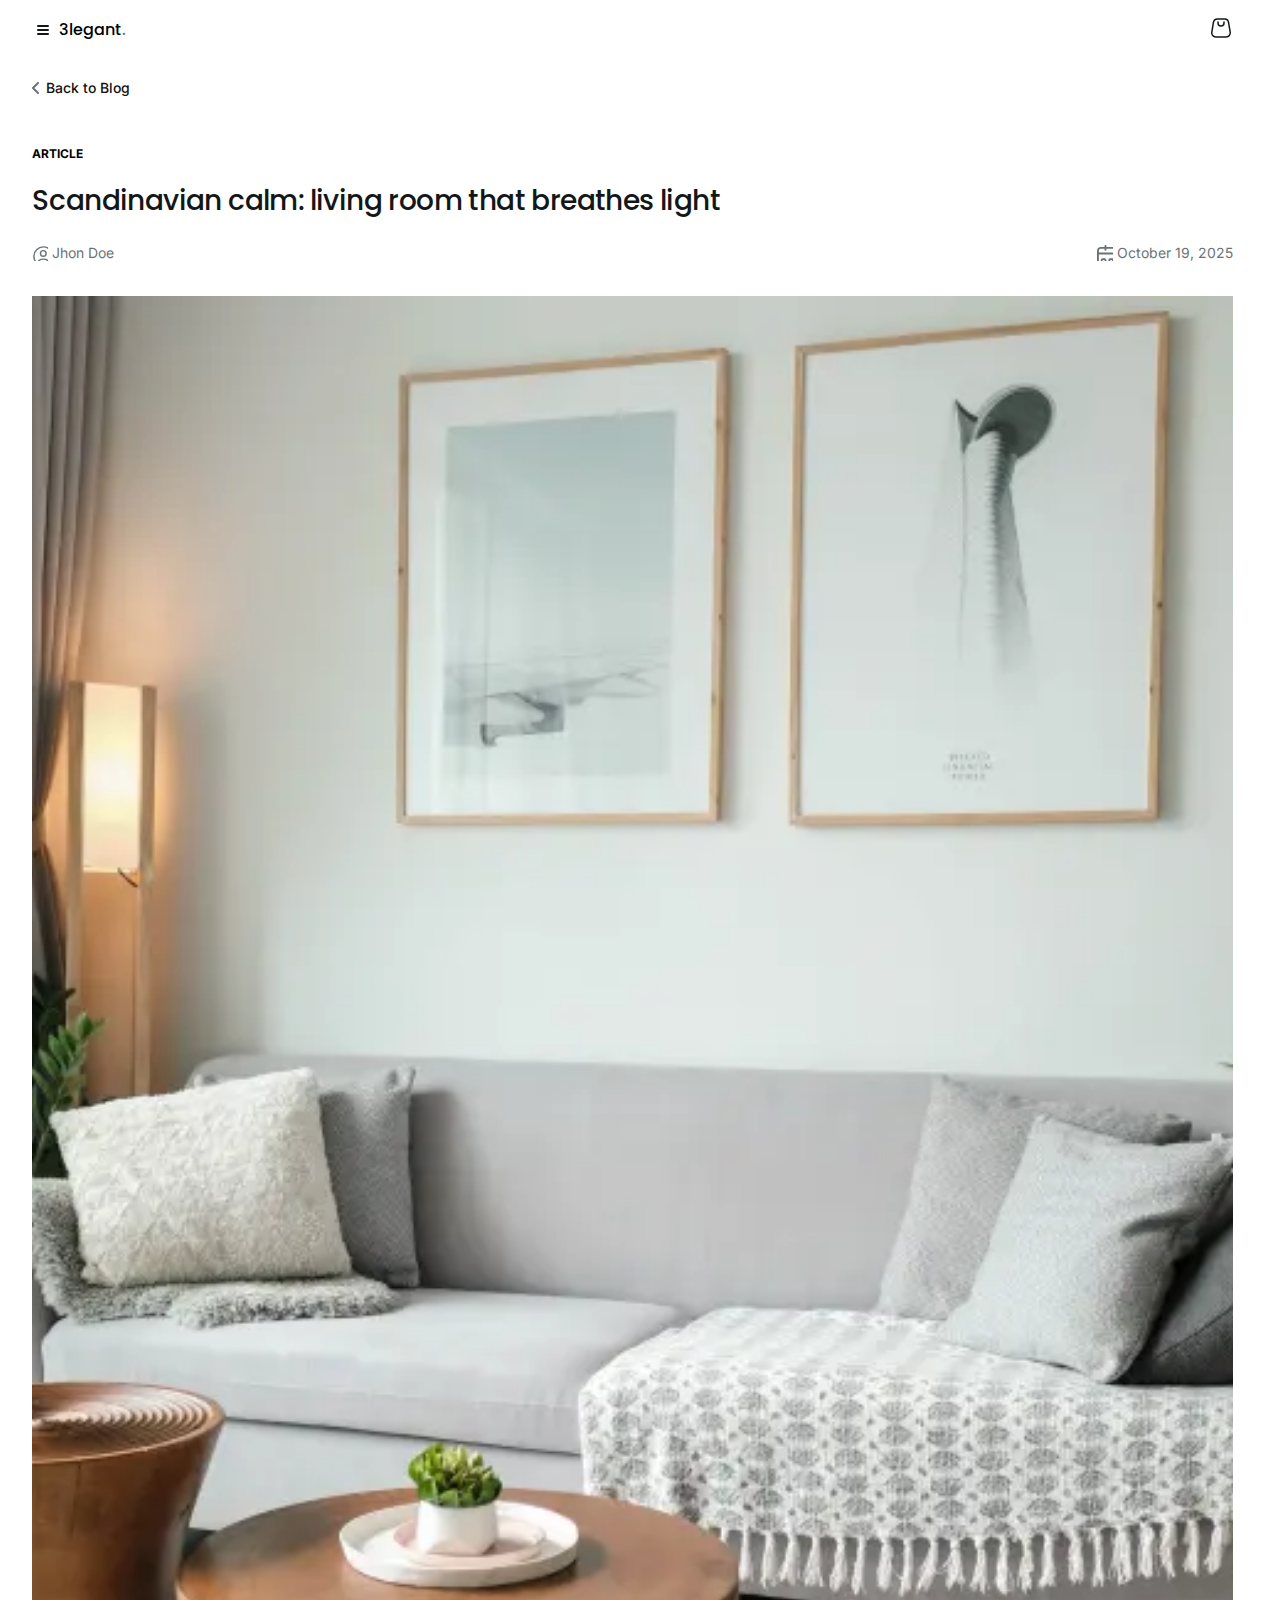
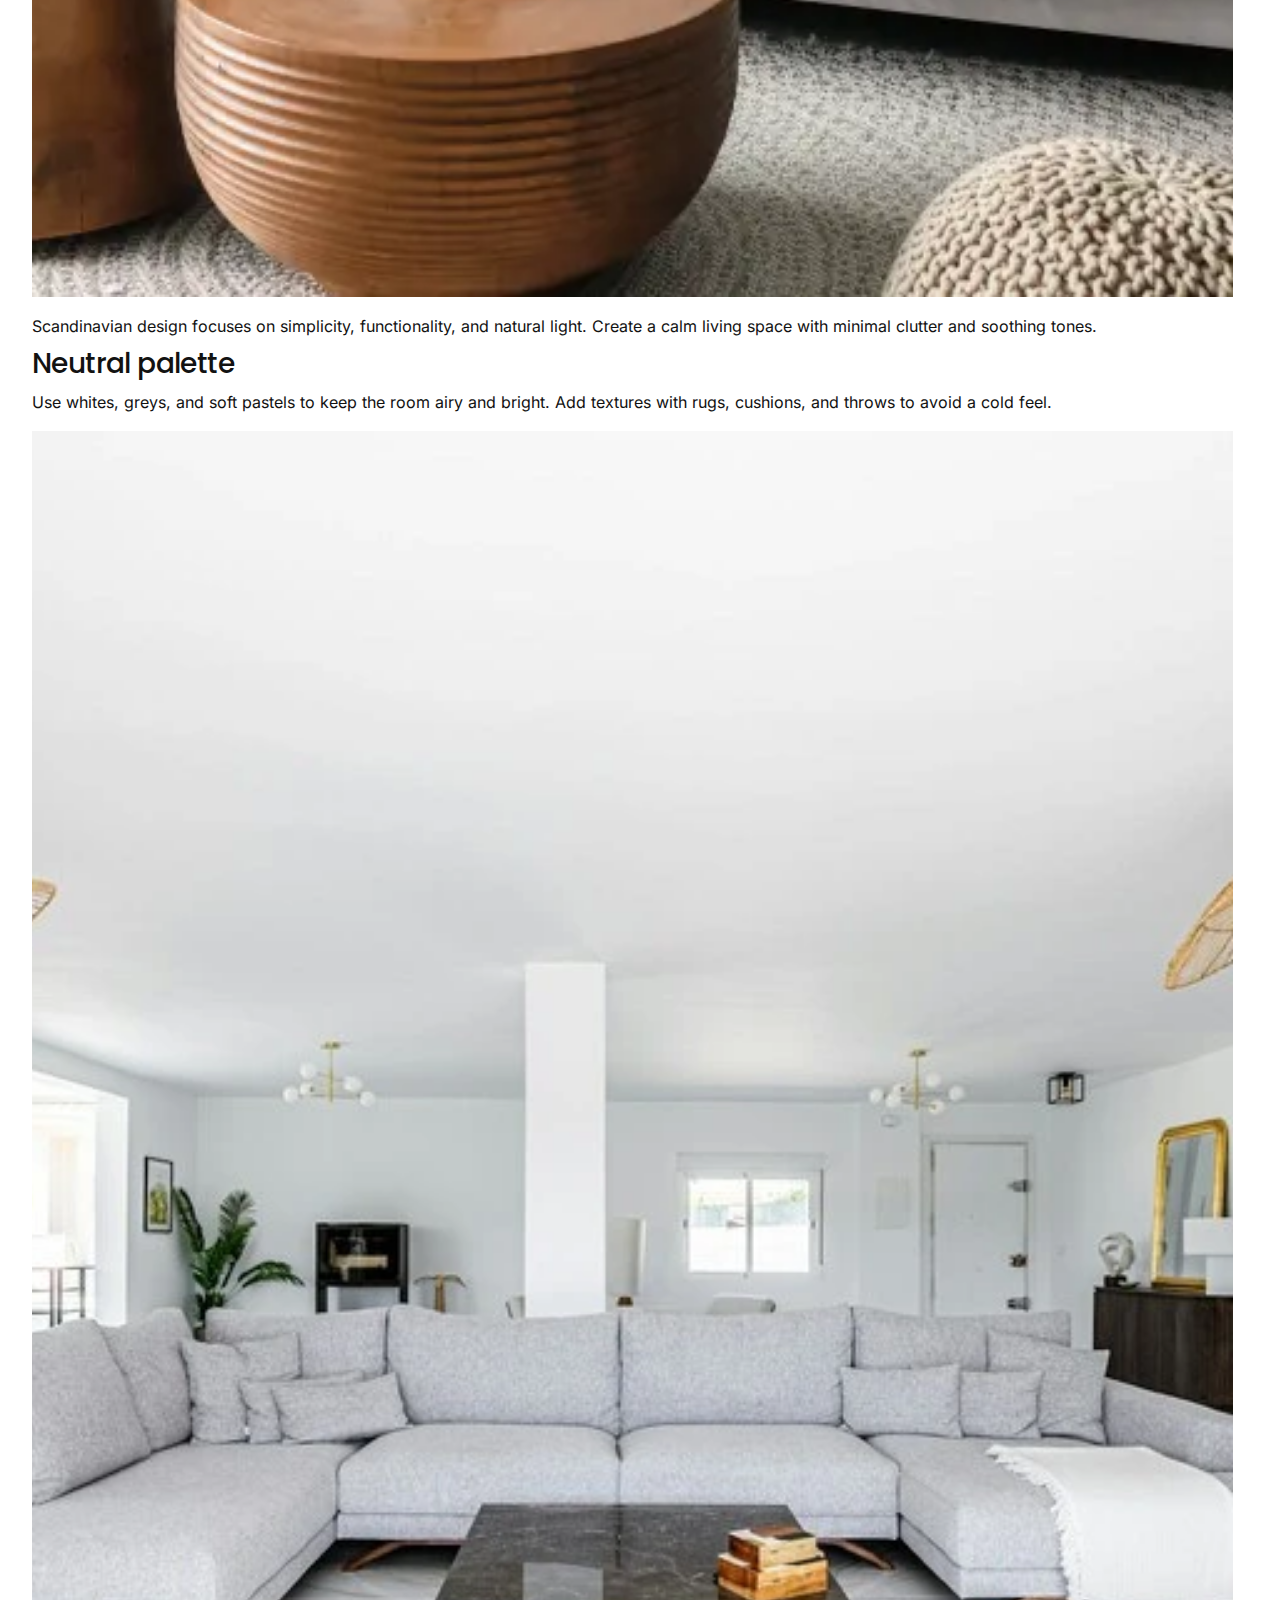
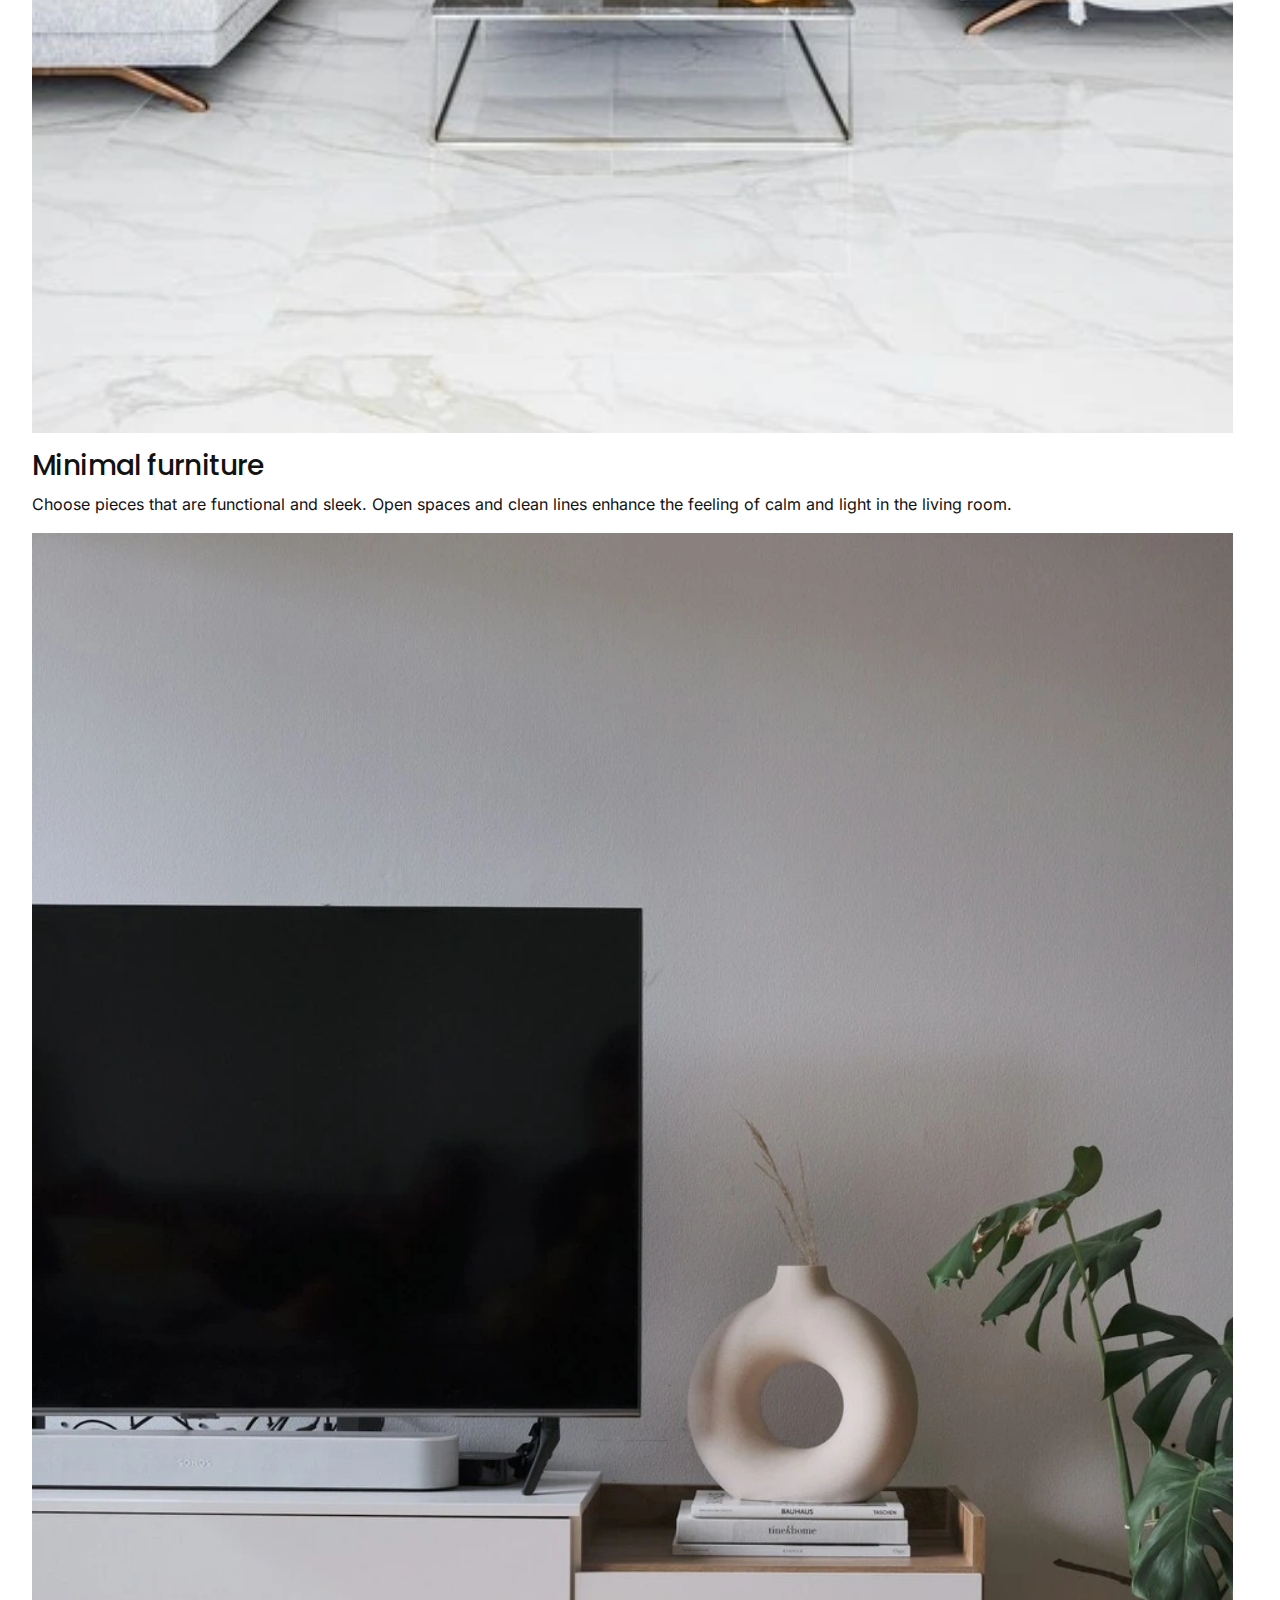
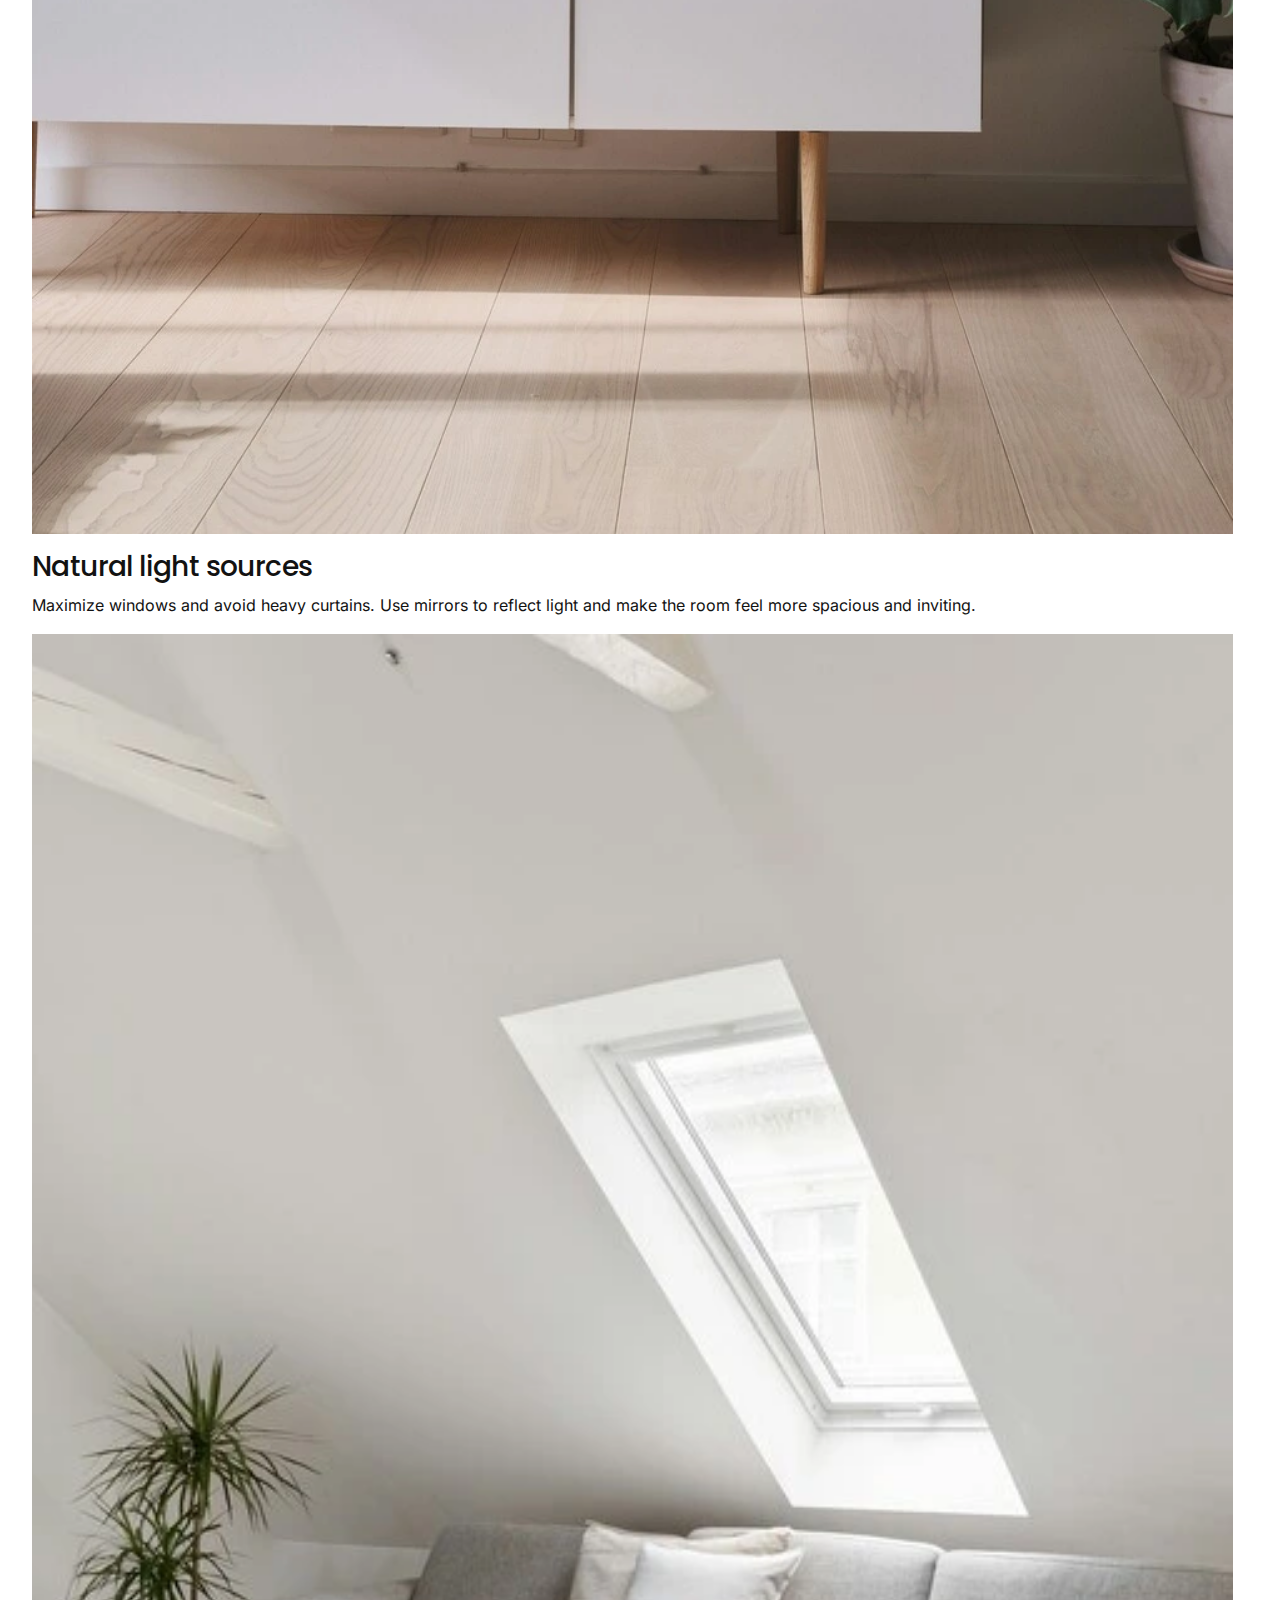
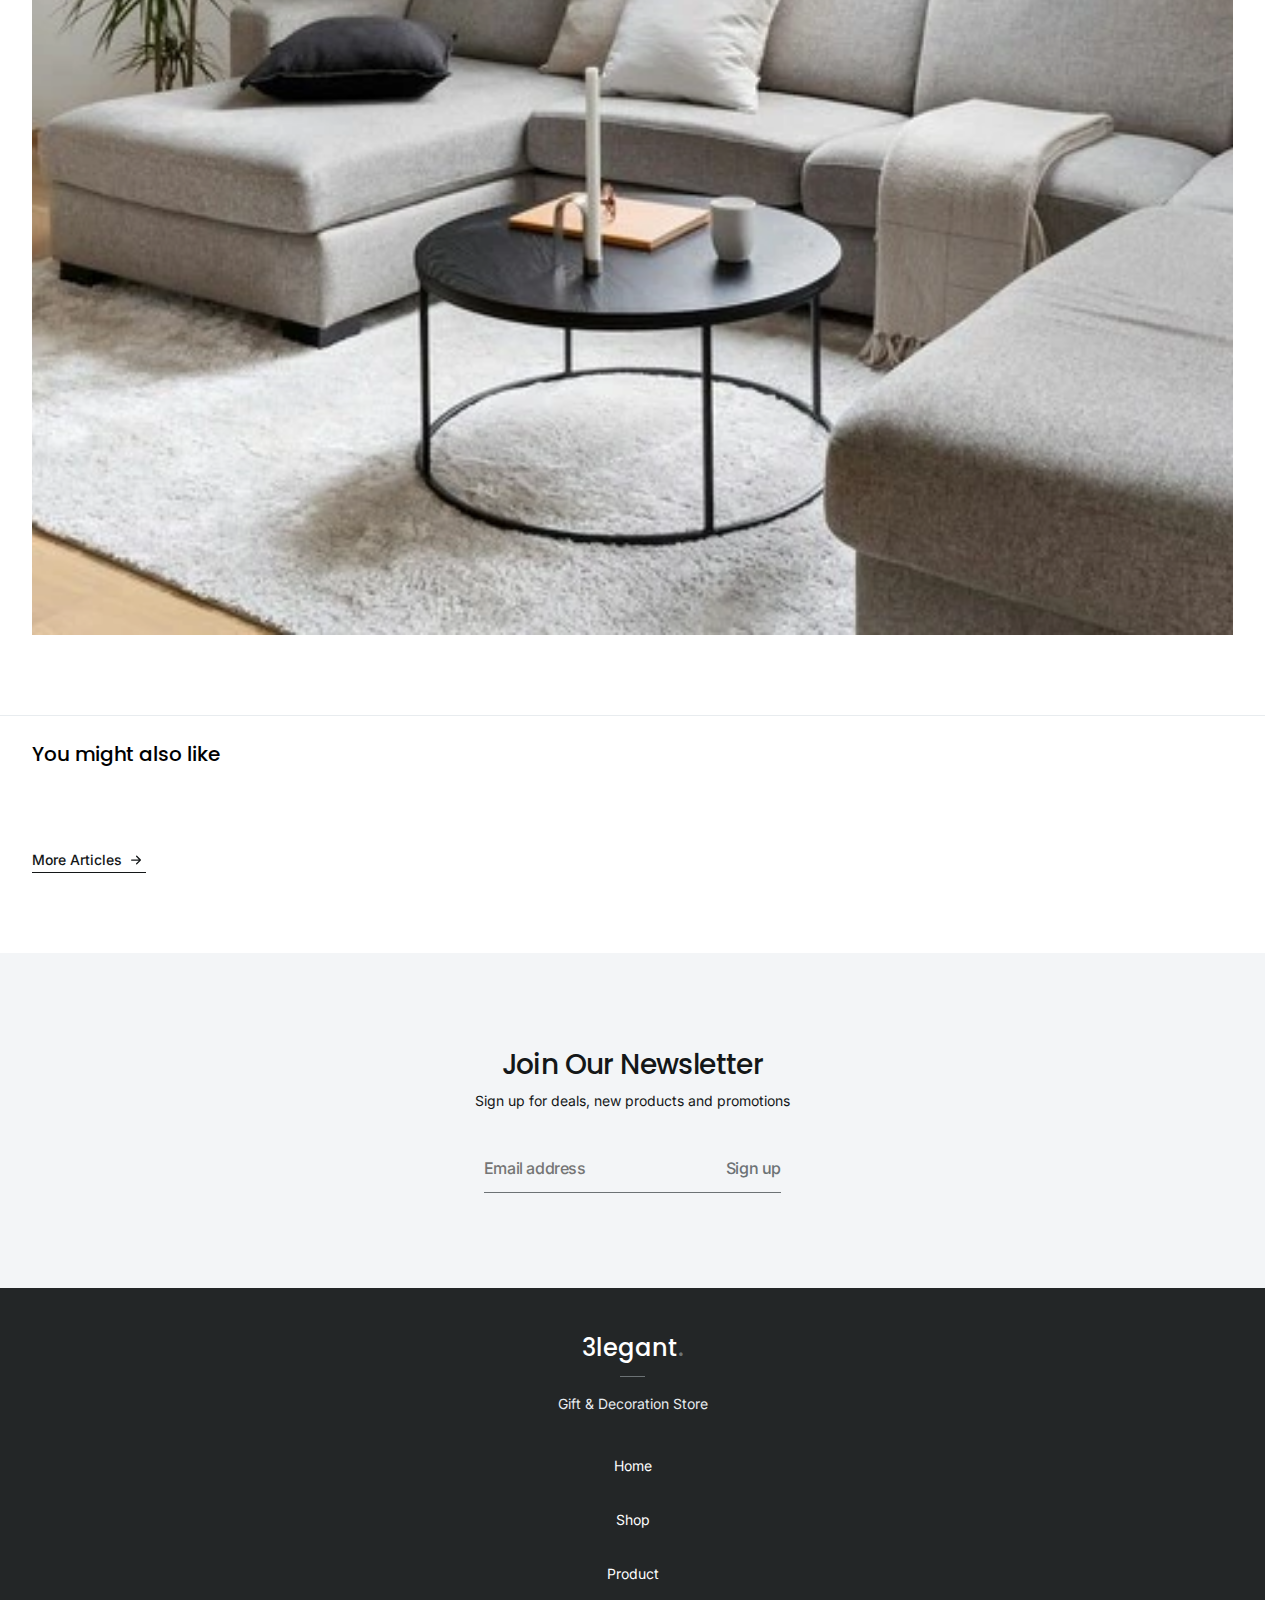
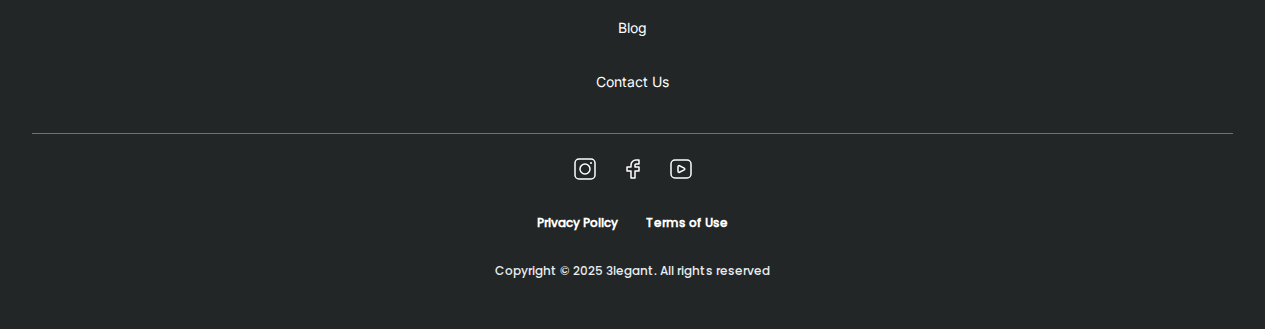
<file: blog/article-4.html>
<!DOCTYPE html>
<html lang="en">
  <head>
    <meta charset="UTF-8" />
    <meta name="viewport" content="width=device-width, initial-scale=1.0" />
    <title>
      3legant Shop | Scandinavian calm: living room that breathes light
    </title>
    <link rel="icon" href="../images/favicon.svg" />
    <link rel="stylesheet" href="../css/style.css" />
    <script src="../js/main.js" defer></script>
  </head>

  <body class="article-page">
    <!-- Header  -->

    <header class="header">
      <div class="header__left">
        <button class="header__hamburger" aria-label="Toggle menu">
          <span
            class="header__hamburger-line header__hamburger-line--top"
          ></span>
          <span
            class="header__hamburger-line header__hamburger-line--middle"
          ></span>
          <span
            class="header__hamburger-line header__hamburger-line--bottom"
          ></span>
        </button>
        <a href="../index.html" class="header__logo">
          <span class="logo">3legant<span class="logo__dot">.</span></span>
        </a>
      </div>
      <div class="header__right">
        <a href="/cart" class="header__cart">
          <svg
            viewBox="0 0 24 24"
            xmlns="http://www.w3.org/2000/svg"
            xmlns:xlink="http://www.w3.org/1999/xlink"
            width="24.000000"
            height="24.000000"
            fill="none"
          >
            <rect
              id="outline/shopping bag"
              width="24.000000"
              height="24.000000"
              x="0.000000"
              y="0.000000"
            />
            <path
              id="Rectangle 773"
              d="M15 6L15 7C15 8.65685 13.6569 10 12 10C10.3431 10 9 8.65685 9 7L9 6"
              stroke="rgb(20,23,24)"
              stroke-linecap="round"
              stroke-linejoin="round"
              stroke-width="1.5"
            />
            <path
              id="Rectangle 772"
              d="M15.6116 3C17.5669 3 19.2357 4.41365 19.5572 6.3424L21.2238 16.3424C21.6302 18.7805 19.75 21 17.2783 21L6.72194 21C4.25018 21 2.37001 18.7805 2.77636 16.3424L4.44303 6.3424C4.76449 4.41365 6.43325 3 8.3886 3L15.6116 3Z"
              fill-rule="evenodd"
              stroke="rgb(20,23,24)"
              stroke-linejoin="round"
              stroke-width="1.5"
            />
          </svg>
        </a>
      </div>
      <div class="header__mobile-menu">
        <div class="mobile-menu__top">
          <div class="mobile-menu__topline">
            <a href="../index.html" class="mobile-menu__logo">
              <span class="logo">3legant<span class="logo__dot">.</span></span>
            </a>
            <button class="mobile-menu__close-button">
              <svg
                class="mobile-menu__close-icon"
                fill="#343839"
                height="14px"
                width="14px"
                version="1.1"
                id="Capa_1"
                xmlns="http://www.w3.org/2000/svg"
                xmlns:xlink="http://www.w3.org/1999/xlink"
                viewBox="0 0 460.775 460.775"
                xml:space="preserve"
                stroke="#343839"
              >
                <path
                  d="M285.08,230.397L456.218,59.27c6.076-6.077,6.076-15.911,0-21.986L423.511,4.565c-2.913-2.911-6.866-4.55-10.992-4.55 c-4.127,0-8.08,1.639-10.993,4.55l-171.138,171.14L59.25,4.565c-2.913-2.911-6.866-4.55-10.993-4.55 c-4.126,0-8.08,1.639-10.992,4.55L4.558,37.284c-6.077,6.075-6.077,15.909,0,21.986l171.138,171.128L4.575,401.505 c-6.074,6.077-6.074,15.911,0,21.986l32.709,32.719c2.911,2.911,6.865,4.55,10.992,4.55c4.127,0,8.08-1.639,10.994-4.55 l171.117-171.12l171.118,171.12c2.913,2.911,6.866,4.55,10.993,4.55c4.128,0,8.081-1.639,10.992-4.55l32.709-32.719 c6.074-6.075,6.074-15.909,0-21.986L285.08,230.397z"
                ></path>
              </svg>
            </button>
          </div>
          <form class="mobile-menu__search-form" action="/search" method="get">
            <div class="search-wrapper">
              <svg
                class="search-form__icon"
                viewBox="0 0 21.5031 21.5031"
                xmlns="http://www.w3.org/2000/svg"
                xmlns:xlink="http://www.w3.org/1999/xlink"
                width="21.503052"
                height="21.503052"
                fill="none"
              >
                <path
                  id="Vector"
                  d="M10.25 0.75C5.00329 0.75 0.75 5.00329 0.75 10.25C0.75 15.4967 5.00329 19.75 10.25 19.75C15.4967 19.75 19.75 15.4967 19.75 10.25C19.75 5.00329 15.4967 0.75 10.25 0.75ZM17.25 17.25L20.75 20.75"
                  fill-rule="evenodd"
                  stroke="rgb(20,23,24)"
                  stroke-linecap="round"
                  stroke-linejoin="round"
                  stroke-width="1.5"
                />
              </svg>
              <input
                type="text"
                name="q"
                class="search-input"
                placeholder="Search"
              />
            </div>
          </form>
          <nav class="mobile-menu__nav">
            <ul class="mobile-menu__navigation">
              <li>
                <a href="index.html" class="mobile-menu__navigation-link"
                  >Home</a
                >
              </li>
              <li><a href="../shop.html" class="mobile-menu__navigation-link">Shop</a></li>
              <li>
                <a href="#" class="mobile-menu__navigation-link">Product</a>
              </li>
              <li>
                <a href="#" class="mobile-menu__navigation-link">Contact Us</a>
              </li>
            </ul>
          </nav>
        </div>
        <div class="mobile-menu__bottom">
          <ul class="mobile-menu__bottom-actions">
            <li class="mobile-menu__bottom-item">
              <span class="mobile-menu__bottom-item-name">Cart</span>
              <button class="mobile-menu__bottom-item-button" aria-label="Cart">
                <svg
                  viewBox="0 0 24 24"
                  xmlns="http://www.w3.org/2000/svg"
                  xmlns:xlink="http://www.w3.org/1999/xlink"
                  width="24.000000"
                  height="24.000000"
                  fill="none"
                >
                  <rect
                    id="outline/shopping bag"
                    width="24.000000"
                    height="24.000000"
                    x="0.000000"
                    y="0.000000"
                  />
                  <path
                    id="Rectangle 773"
                    d="M15 6L15 7C15 8.65685 13.6569 10 12 10C10.3431 10 9 8.65685 9 7L9 6"
                    stroke="rgb(20,23,24)"
                    stroke-linecap="round"
                    stroke-linejoin="round"
                    stroke-width="1.5"
                  />
                  <path
                    id="Rectangle 772"
                    d="M15.6116 3C17.5669 3 19.2357 4.41365 19.5572 6.3424L21.2238 16.3424C21.6302 18.7805 19.75 21 17.2783 21L6.72194 21C4.25018 21 2.37001 18.7805 2.77636 16.3424L4.44303 6.3424C4.76449 4.41365 6.43325 3 8.3886 3L15.6116 3Z"
                    fill-rule="evenodd"
                    stroke="rgb(20,23,24)"
                    stroke-linejoin="round"
                    stroke-width="1.5"
                  />
                </svg>
              </button>
            </li>

            <li class="mobile-menu__bottom-item">
              <span class="mobile-menu__bottom-item-name">Wishlist</span>
              <button
                class="mobile-menu__bottom-item-button"
                aria-label="Wishlist"
              >
                <svg
                  viewBox="0 0 24 24"
                  xmlns="http://www.w3.org/2000/svg"
                  xmlns:xlink="http://www.w3.org/1999/xlink"
                  width="24.000000"
                  height="24.000000"
                  fill="none"
                >
                  <rect
                    id="icons/Heart/Line"
                    width="24.000000"
                    height="24.000000"
                    x="0.000000"
                    y="0.000000"
                  />
                  <path
                    id="Shape"
                    d="M12.6924 6.91706C12.3055 7.28838 11.6945 7.28838 11.3076 6.91706L10.6152 6.2526C9.80477 5.47487 8.70994 5 7.5 5C5.01472 5 3 7.01472 3 9.5C3 11.8826 4.28979 13.8501 6.15176 15.4666C8.01532 17.0844 10.2434 18.1574 11.5746 18.7051C11.853 18.8196 12.147 18.8196 12.4254 18.7051C13.7566 18.1574 15.9847 17.0844 17.8482 15.4666C19.7102 13.85 21 11.8826 21 9.5C21 7.01472 18.9853 5 16.5 5C15.2901 5 14.1952 5.47487 13.3848 6.2526L12.6924 6.91706ZM12 4.80957C10.8321 3.6888 9.24649 3 7.5 3C3.91015 3 1 5.91015 1 9.5C1 15.8683 7.97034 19.385 10.8138 20.5547C11.5796 20.8697 12.4204 20.8697 13.1862 20.5547C16.0297 19.385 23 15.8682 23 9.5C23 5.91015 20.0899 3 16.5 3C14.7535 3 13.1679 3.6888 12 4.80957Z"
                    fill="rgb(20,23,24)"
                    fill-rule="evenodd"
                  />
                </svg>
              </button>
            </li>
          </ul>
          <button class="mobile-menu__sign-in-button">Sign In</button>
          <div class="mobile-menu__social-icons">
            <button class="social-icons__button">
              <a
                href="https://www.instagram.com/"
                target="_blank"
                class="social-icons__link"
              >
                <svg
                  viewBox="0 0 24 24"
                  xmlns="http://www.w3.org/2000/svg"
                  xmlns:xlink="http://www.w3.org/1999/xlink"
                  width="24.000000"
                  height="24.000000"
                  fill="none"
                >
                  <rect
                    id="social/outline/instagram"
                    width="24.000000"
                    height="24.000000"
                    x="0.000000"
                    y="0.000000"
                    fill="rgb(255,255,255)"
                    fill-opacity="0"
                  />
                  <rect
                    id="Vector"
                    width="20.000000"
                    height="20.000000"
                    x="2.000000"
                    y="2.000000"
                    rx="4.000000"
                    stroke="rgb(20,23,24)"
                    stroke-width="1.5"
                  />
                  <circle
                    id="Vector"
                    cx="18"
                    cy="6"
                    r="1"
                    fill="rgb(20,23,24)"
                  />
                  <circle
                    id="Vector"
                    cx="12"
                    cy="12"
                    r="5"
                    stroke="rgb(20,23,24)"
                    stroke-width="1.5"
                  />
                </svg>
              </a>
            </button>
            <button class="social-icons__button">
              <a
                href="https://www.facebook.com//"
                target="_blank"
                class="social-icons__link"
              >
                <svg
                  viewBox="0 0 24 24"
                  xmlns="http://www.w3.org/2000/svg"
                  xmlns:xlink="http://www.w3.org/1999/xlink"
                  width="24.000000"
                  height="24.000000"
                  fill="none"
                >
                  <rect
                    id="social/outline/facebook"
                    width="24.000000"
                    height="24.000000"
                    x="0.000000"
                    y="0.000000"
                  />
                  <path
                    id="Vector 2998"
                    d="M18 3L18 7L15 7C14.4477 7 14 7.44772 14 8L14 10L18 10L18 14L14 14L14 21L10 21L10 14L6 14L6 10L10 10L10 8C10 5.23858 12.2386 3 15 3L18 3Z"
                    stroke="rgb(20,23,24)"
                    stroke-linecap="round"
                    stroke-linejoin="round"
                    stroke-width="1.5"
                  />
                </svg>
              </a>
            </button>
            <button class="social-icons__button">
              <a
                href="https://www.youtube.com/"
                target="_blank"
                class="social-icons__link"
              >
                <svg
                  viewBox="0 0 24 24"
                  xmlns="http://www.w3.org/2000/svg"
                  xmlns:xlink="http://www.w3.org/1999/xlink"
                  width="24.000000"
                  height="24.000000"
                  fill="none"
                >
                  <rect
                    id="social/outline/youtube"
                    width="24.000000"
                    height="24.000000"
                    x="0.000000"
                    y="0.000000"
                  />
                  <rect
                    id="Rectangle 1083"
                    width="20.000000"
                    height="18.000000"
                    x="2.000000"
                    y="3.000000"
                    rx="4.000000"
                    stroke="rgb(20,23,24)"
                    stroke-width="1.5"
                  />
                  <path
                    id="Vector 2900"
                    d="M10.4472 8.72361C9.78231 8.39116 9 8.87465 9 9.61803L9 14.382C9 15.1253 9.78231 15.6088 10.4472 15.2764L15.2111 12.8944C15.9482 12.5259 15.9482 11.4741 15.2111 11.1056L10.4472 8.72361Z"
                    stroke="rgb(20,23,24)"
                    stroke-linecap="round"
                    stroke-width="1.5"
                  />
                </svg>
              </a>
            </button>
          </div>
        </div>
      </div>
    </header>

    <!-- Main -->
    <main class="main">
      <!-- Article -->

      <a href="../blog.html" class="article-page__back-link">
        <svg
          width="8"
          height="12"
          viewBox="0 0 8 12"
          fill="none"
          xmlns="http://www.w3.org/2000/svg"
        >
          <path
            d="M6 1 L1 6 L6 11"
            stroke="#6C7275"
            stroke-width="2"
            stroke-linecap="round"
            stroke-linejoin="round"
          /></svg
        >Back to Blog
      </a>

      <section class="article">
        <div class="article__header">
          <span class="article__label">Article</span>
          <h1 class="article__title">
            Scandinavian calm: living room that breathes light
          </h1>
          <div class="article__meta">
            <span class="article__author">
              <svg
                width="16px"
                height="16px"
                viewBox="0 0 17 17"
                fill="none"
                xmlns="http://www.w3.org/2000/svg"
                transform="rotate(0)"
              >
                <g id="SVGRepo_iconCarrier">
                  <circle
                    cx="12"
                    cy="9"
                    r="3"
                    stroke="rgba(108, 114, 117, 1)"
                    stroke-width="1.5"
                  ></circle>
                  <circle
                    cx="12"
                    cy="12"
                    r="10"
                    stroke="rgba(108, 114, 117, 1)"
                    stroke-width="1.5"
                  ></circle>
                  <path
                    d="M17.9691 20C17.81 17.1085 16.9247 15 11.9999 15C7.07521 15 6.18991 17.1085 6.03076 20"
                    stroke="rgba(108, 114, 117, 1)"
                    stroke-width="1.5"
                    stroke-linecap="round"
                  ></path>
                </g></svg
              >Jhon Doe
            </span>
            <time class="article__date" datetime="2025-10-19"
              ><svg
                width="16px"
                height="16px"
                viewBox="0 0 17 17"
                version="1.1"
                xmlns="http://www.w3.org/2000/svg"
                xmlns:xlink="http://www.w3.org/1999/xlink"
                xmlns:sketch="http://www.bohemiancoding.com/sketch/ns"
                fill="#6C7275"
              >
                <g id="SVGRepo_iconCarrier">
                  <title>calendar</title>
                  <desc>Created with Sketch Beta.</desc>
                  <defs></defs>
                  <g
                    id="Page-1"
                    stroke="none"
                    stroke-width="1"
                    fill="none"
                    fill-rule="evenodd"
                    sketch:type="MSPage"
                  >
                    <g
                      id="Icon-Set"
                      sketch:type="MSLayerGroup"
                      transform="translate(-309.000000, -359.000000)"
                      fill="#6C7275"
                    >
                      <path
                        d="M323,383 L325,383 L325,385 L323,385 L323,383 Z M323,387 L325,387 C326.104,387 327,386.104 327,385 L327,383 C327,381.896 326.104,381 325,381 L323,381 C321.896,381 321,381.896 321,383 L321,385 C321,386.104 321.896,387 323,387 L323,387 Z M315,383 L317,383 L317,385 L315,385 L315,383 Z M315,387 L317,387 C318.104,387 319,386.104 319,385 L319,383 C319,381.896 318.104,381 317,381 L315,381 C313.896,381 313,381.896 313,383 L313,385 C313,386.104 313.896,387 315,387 L315,387 Z M323,375 L325,375 L325,377 L323,377 L323,375 Z M323,379 L325,379 C326.104,379 327,378.104 327,377 L327,375 C327,373.896 326.104,373 325,373 L323,373 C321.896,373 321,373.896 321,375 L321,377 C321,378.104 321.896,379 323,379 L323,379 Z M315,375 L317,375 L317,377 L315,377 L315,375 Z M315,379 L317,379 C318.104,379 319,378.104 319,377 L319,375 C319,373.896 318.104,373 317,373 L315,373 C313.896,373 313,373.896 313,375 L313,377 C313,378.104 313.896,379 315,379 L315,379 Z M337,367 L311,367 L311,365 C311,363.896 311.896,363 313,363 L317,363 L317,364 C317,364.553 317.447,365 318,365 C318.553,365 319,364.553 319,364 L319,363 L329,363 L329,364 C329,364.553 329.447,365 330,365 C330.553,365 331,364.553 331,364 L331,363 L335,363 C336.104,363 337,363.896 337,365 L337,367 L337,367 Z M337,387 C337,388.104 336.104,389 335,389 L313,389 C311.896,389 311,388.104 311,387 L311,369 L337,369 L337,387 L337,387 Z M335,361 L331,361 L331,360 C331,359.448 330.553,359 330,359 C329.447,359 329,359.448 329,360 L329,361 L319,361 L319,360 C319,359.448 318.553,359 318,359 C317.447,359 317,359.448 317,360 L317,361 L313,361 C310.791,361 309,362.791 309,365 L309,387 C309,389.209 310.791,391 313,391 L335,391 C337.209,391 339,389.209 339,387 L339,365 C339,362.791 337.209,361 335,361 L335,361 Z M331,375 L333,375 L333,377 L331,377 L331,375 Z M331,379 L333,379 C334.104,379 335,378.104 335,377 L335,375 C335,373.896 334.104,373 333,373 L331,373 C329.896,373 329,373.896 329,375 L329,377 C329,378.104 329.896,379 331,379 L331,379 Z M331,383 L333,383 L333,385 L331,385 L331,383 Z M331,387 L333,387 C334.104,387 335,386.104 335,385 L335,383 C335,381.896 334.104,381 333,381 L331,381 C329.896,381 329,381.896 329,383 L329,385 C329,386.104 329.896,387 331,387 L331,387 Z"
                        id="calendar"
                        sketch:type="MSShapeGroup"
                      ></path>
                    </g>
                  </g>
                </g></svg
              >October 19, 2025</time
            >
          </div>
        </div>
        <div class="article__body">
          <img
            src="../images/blog-posts-images/article-4/article-4-image-1.webp"
            alt=""
            class="article__image"
          />
          <div class="article__text-block">
            <p class="article__text">
              Scandinavian design focuses on simplicity, functionality, and
              natural light. Create a calm living space with minimal clutter and
              soothing tones.
            </p>
            <h2 class="article__subtitle">Neutral palette</h2>
            <p class="article__text">
              Use whites, greys, and soft pastels to keep the room airy and
              bright. Add textures with rugs, cushions, and throws to avoid a
              cold feel.
            </p>
          </div>
          <img
            src="../images/blog-posts-images/article-4/article-4-image-2.webp"
            alt=""
            class="article__image"
          />
          <div class="article__text-block">
            <h2 class="article__subtitle">Minimal furniture</h2>
            <p class="article__text">
              Choose pieces that are functional and sleek. Open spaces and clean
              lines enhance the feeling of calm and light in the living room.
            </p>
          </div>
          <img
            src="../images/blog-posts-images/article-4/article-4-image-3.webp"
            alt=""
            class="article__image"
          />
          <div class="article__text-block">
            <h2 class="article__subtitle">Natural light sources</h2>
            <p class="article__text">
              Maximize windows and avoid heavy curtains. Use mirrors to reflect
              light and make the room feel more spacious and inviting.
            </p>
          </div>
          <img
            src="../images/blog-posts-images/article-4/article-4-image-4.webp"
            alt=""
            class="article__image"
          />
        </div>
      </section>

      <section class="recommended-articles">
        <h4 class="recommended-articles__title">You might also like</h4>
        <div class="recommended-articles__list" id="recommendedList"></div>
        <a href="../blog.html" class="cta-link recommended-articles__link"
          >More Articles
          <svg
            xmlns="http://www.w3.org/2000/svg"
            width="20"
            height="20"
            fill="currentColor"
            class="bi bi-arrow-right-short"
            viewBox="0 0 16 16"
          >
            <path
              fill-rule="evenodd"
              d="M4 8a.5.5 0 0 1 .5-.5h5.793L8.146 5.354a.5.5 0 1 1 .708-.708l3 3a.5.5 0 0 1 0 .708l-3 3a.5.5 0 0 1-.708-.708L10.293 8.5H4.5A.5.5 0 0 1 4 8"
            />
          </svg>
        </a>
      </section>

      <!-- Newsletter -->

      <section class="newsletter">
        <div class="newsletter__header">
          <span class="newsletter__title">Join Our Newsletter</span>
          <p class="newsletter__description">
            Sign up for deals, new products and promotions
          </p>
        </div>
        <form class="newsletter__form">
          <div class="newsletter__field">
            <input
              type="email"
              id="newsletter-email"
              name="email"
              class="newsletter__input"
              placeholder="Email address"
              required
            />
            <button type="submit" class="newsletter__button">Sign up</button>
          </div>
        </form>
      </section>
    </main>

    <!-- Footer -->

    <footer class="footer">
      <div class="footer__header">
        <a href="#" class="footer__logo"
          >3legant<span class="logo__dot">.</span></a
        >
        <span class="footer__tagline">Gift & Decoration Store</span>
      </div>
      <nav class="footer__navigation">
        <ul class="footer__navigation-list">
          <li class="footer__navigation-item">
            <a href="#" class="footer__navigation-link">Home</a>
          </li>
          <li class="footer__navigation-item">
            <a href="../shop.html" class="footer__navigation-link">Shop</a>
          </li>
          <li class="footer__navigation-item">
            <a href="#" class="footer__navigation-link">Product</a>
          </li>
          <li class="footer__navigation-item">
            <a href="../blog.html" class="footer__navigation-link">Blog</a>
          </li>
          <li class="footer__navigation-item">
            <a href="#" class="footer__navigation-link">Contact Us</a>
          </li>
        </ul>
      </nav>
      <div class="footer__social-links">
        <a
          href="https://www.instagram.com/"
          target="_blank"
          class="footer__social-link"
        >
          <svg
            viewBox="0 0 24 24"
            xmlns="http://www.w3.org/2000/svg"
            xmlns:xlink="http://www.w3.org/1999/xlink"
            width="24.000000"
            height="24.000000"
            fill="none"
          >
            <rect
              id="social/outline/instagram"
              width="24.000000"
              height="24.000000"
              x="0.000000"
              y="0.000000"
              fill="rgb(255,255,255)"
              fill-opacity="0"
            />
            <rect
              id="Vector"
              width="20.000000"
              height="20.000000"
              x="2.000000"
              y="2.000000"
              rx="4.000000"
              stroke="rgb(254, 254, 254)"
              stroke-width="1.5"
            />
            <circle
              id="Vector"
              cx="18"
              cy="6"
              r="1"
              fill="rgb(254, 254, 254)"
            />
            <circle
              id="Vector"
              cx="12"
              cy="12"
              r="5"
              stroke="rgb(254, 254, 254)"
              stroke-width="1.5"
            />
          </svg>
        </a>
        <a
          href="https://www.facebook.com//"
          target="_blank"
          class="footer__social-link"
        >
          <svg
            viewBox="0 0 24 24"
            xmlns="http://www.w3.org/2000/svg"
            xmlns:xlink="http://www.w3.org/1999/xlink"
            width="24.000000"
            height="24.000000"
            fill="none"
          >
            <rect
              id="social/outline/facebook"
              width="24.000000"
              height="24.000000"
              x="0.000000"
              y="0.000000"
            />
            <path
              id="Vector 2998"
              d="M18 3L18 7L15 7C14.4477 7 14 7.44772 14 8L14 10L18 10L18 14L14 14L14 21L10 21L10 14L6 14L6 10L10 10L10 8C10 5.23858 12.2386 3 15 3L18 3Z"
              stroke="rgb(254, 254, 254)"
              stroke-linecap="round"
              stroke-linejoin="round"
              stroke-width="1.5"
            />
          </svg>
        </a>
        <a
          href="https://www.youtube.com/"
          target="_blank"
          class="footer__social-link"
        >
          <svg
            viewBox="0 0 24 24"
            xmlns="http://www.w3.org/2000/svg"
            xmlns:xlink="http://www.w3.org/1999/xlink"
            width="24.000000"
            height="24.000000"
            fill="none"
          >
            <rect
              id="social/outline/youtube"
              width="24.000000"
              height="24.000000"
              x="0.000000"
              y="0.000000"
            />
            <rect
              id="Rectangle 1083"
              width="20.000000"
              height="18.000000"
              x="2.000000"
              y="3.000000"
              rx="4.000000"
              stroke="rgb(254, 254, 254)"
              stroke-width="1.5"
            />
            <path
              id="Vector 2900"
              d="M10.4472 8.72361C9.78231 8.39116 9 8.87465 9 9.61803L9 14.382C9 15.1253 9.78231 15.6088 10.4472 15.2764L15.2111 12.8944C15.9482 12.5259 15.9482 11.4741 15.2111 11.1056L10.4472 8.72361Z"
              stroke="rgb(254, 254, 254)"
              stroke-linecap="round"
              stroke-width="1.5"
            />
          </svg>
        </a>
      </div>
      <div class="footer__legal">
        <span class="footer_privacy-policy">Privacy Policy</span>
        <span class="footer__terms-of-use">Terms of Use</span>
      </div>
      <span class="footer__copyright"
        >Copyright © 2025 3legant. All rights reserved</span
      >
    </footer>
  </body>
</html>
</file>
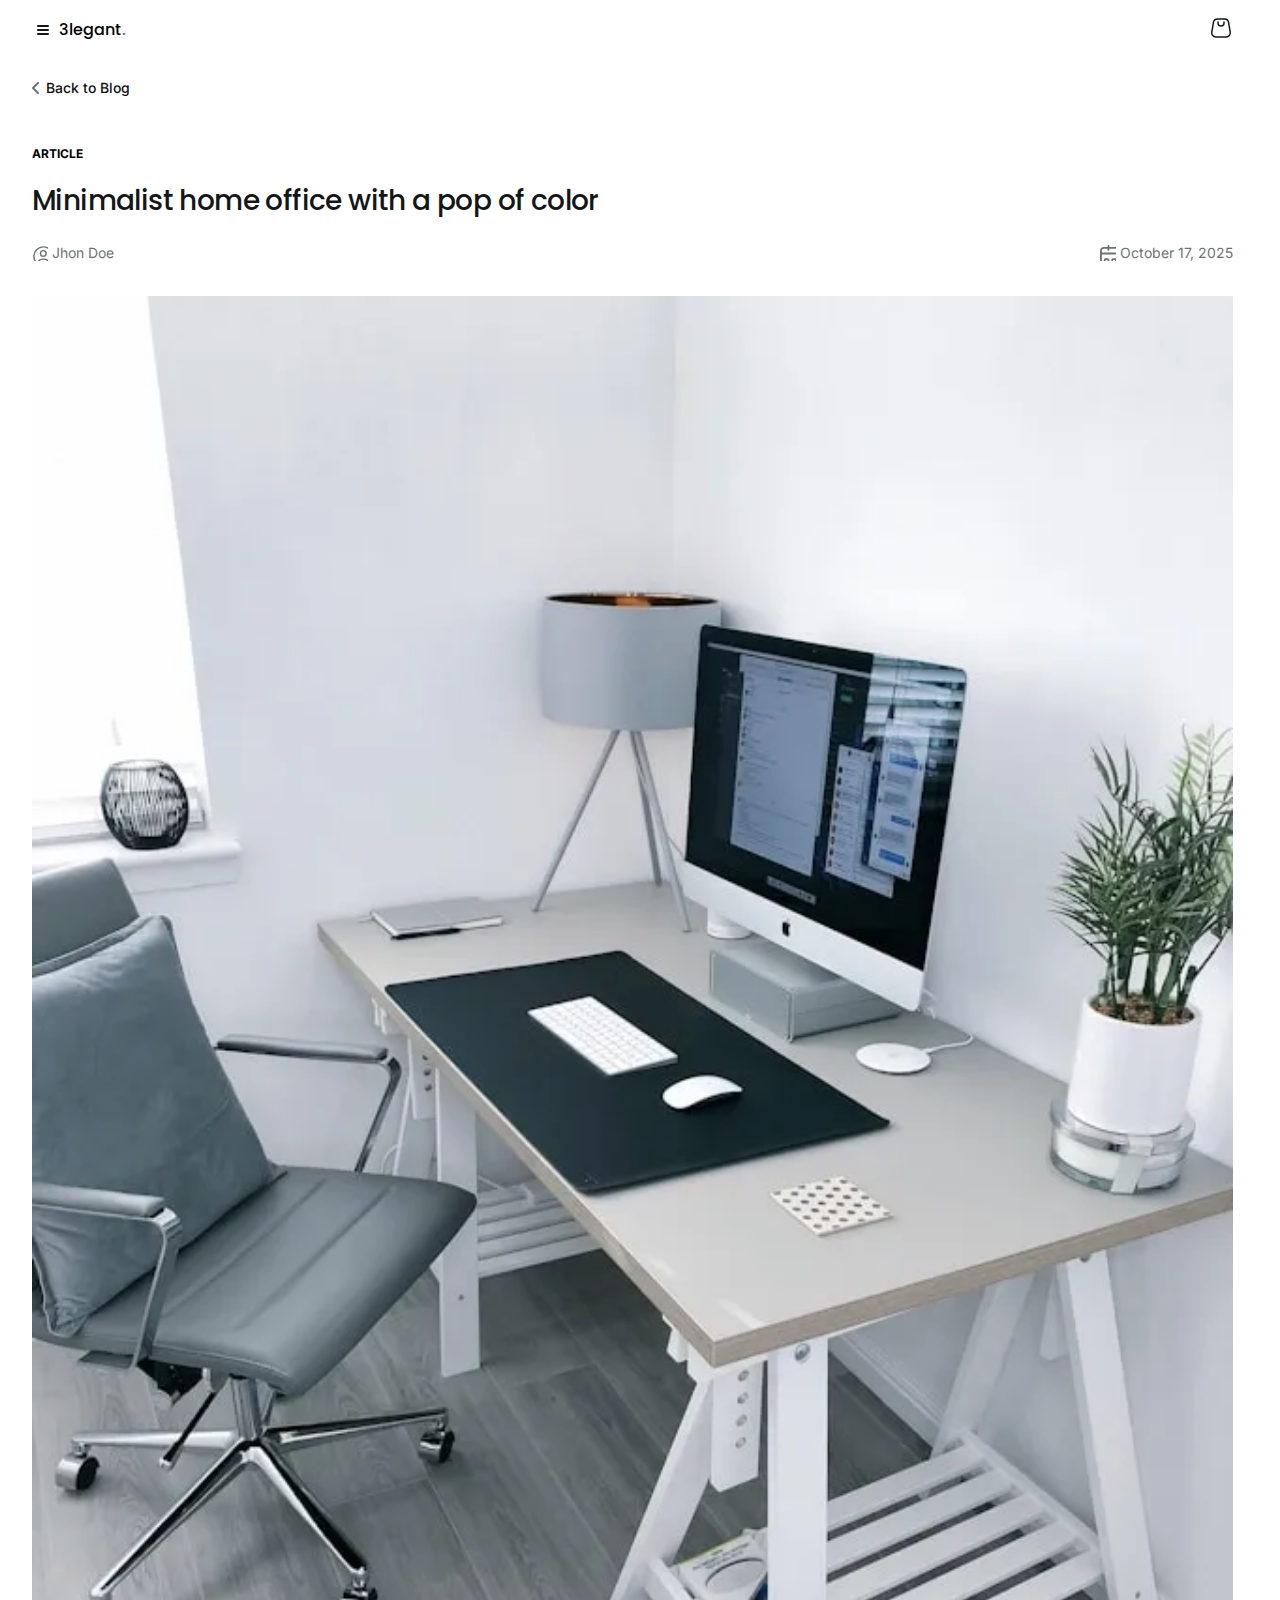
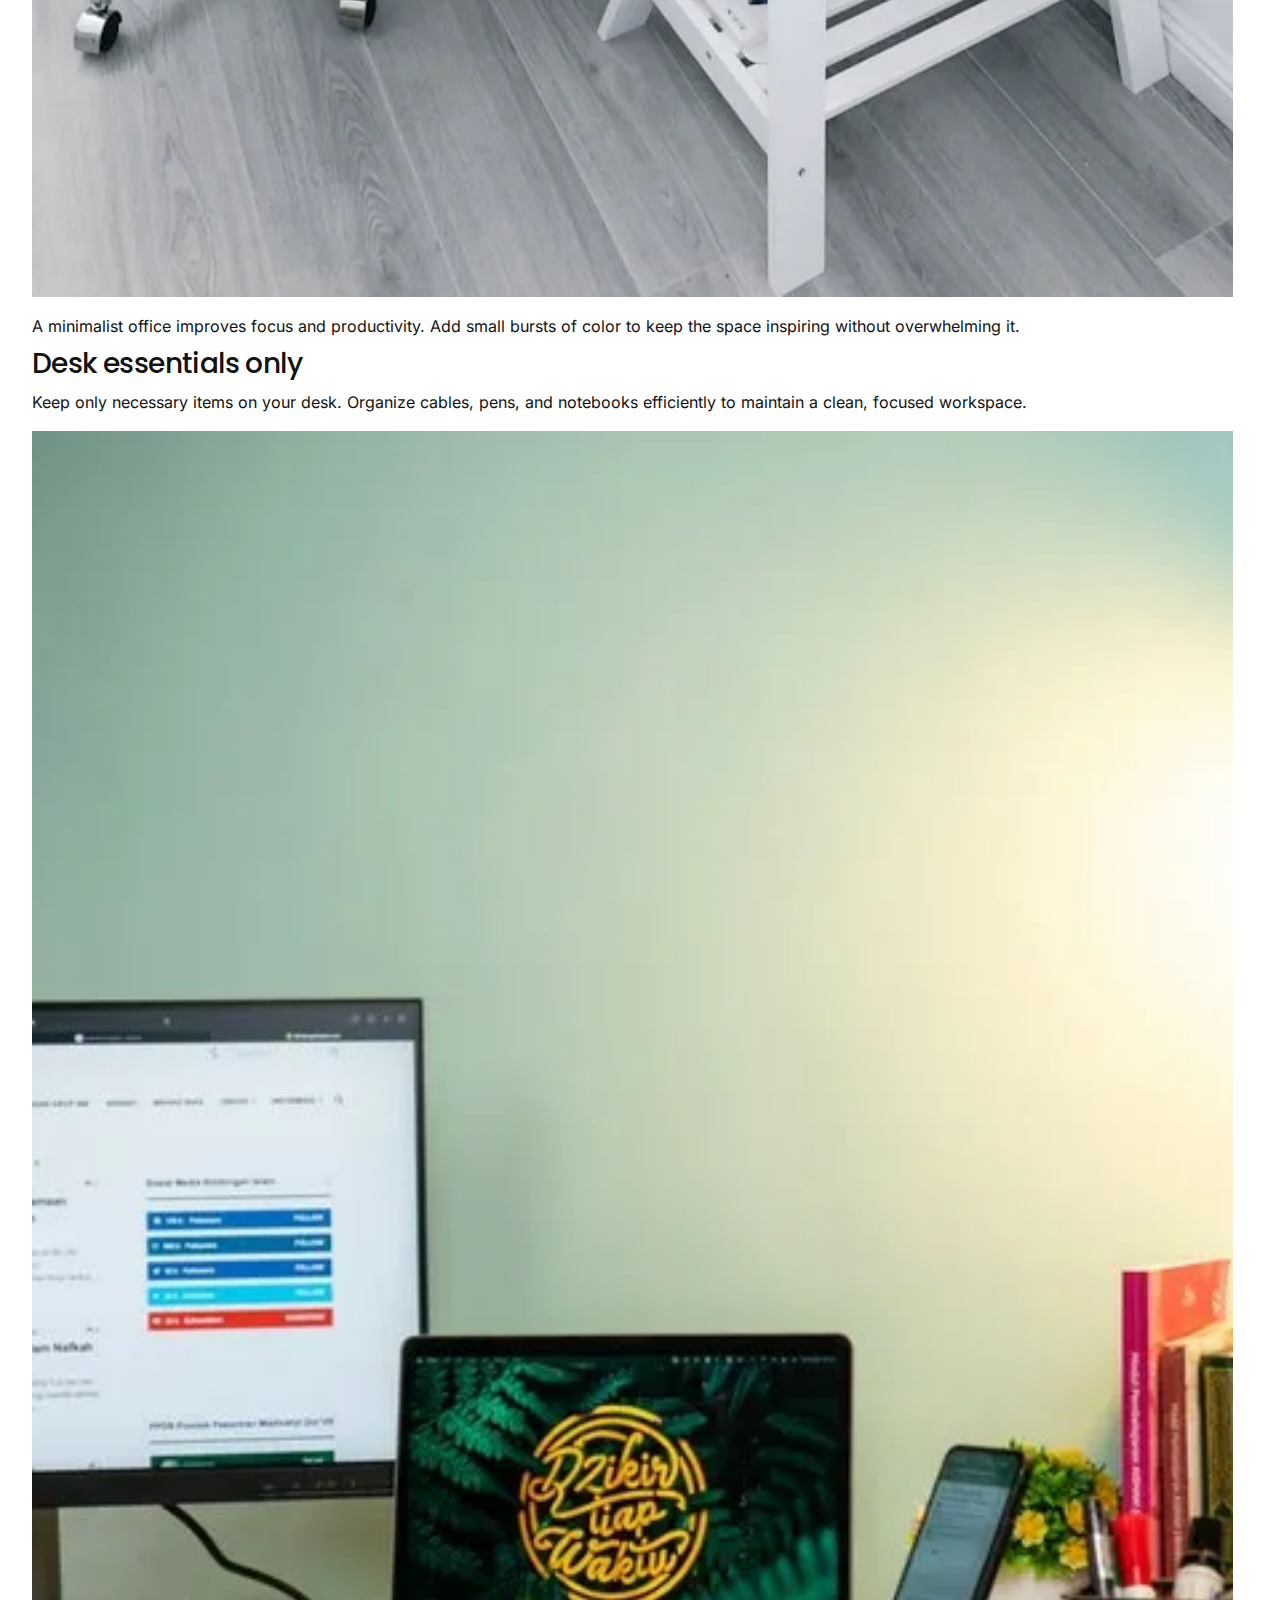
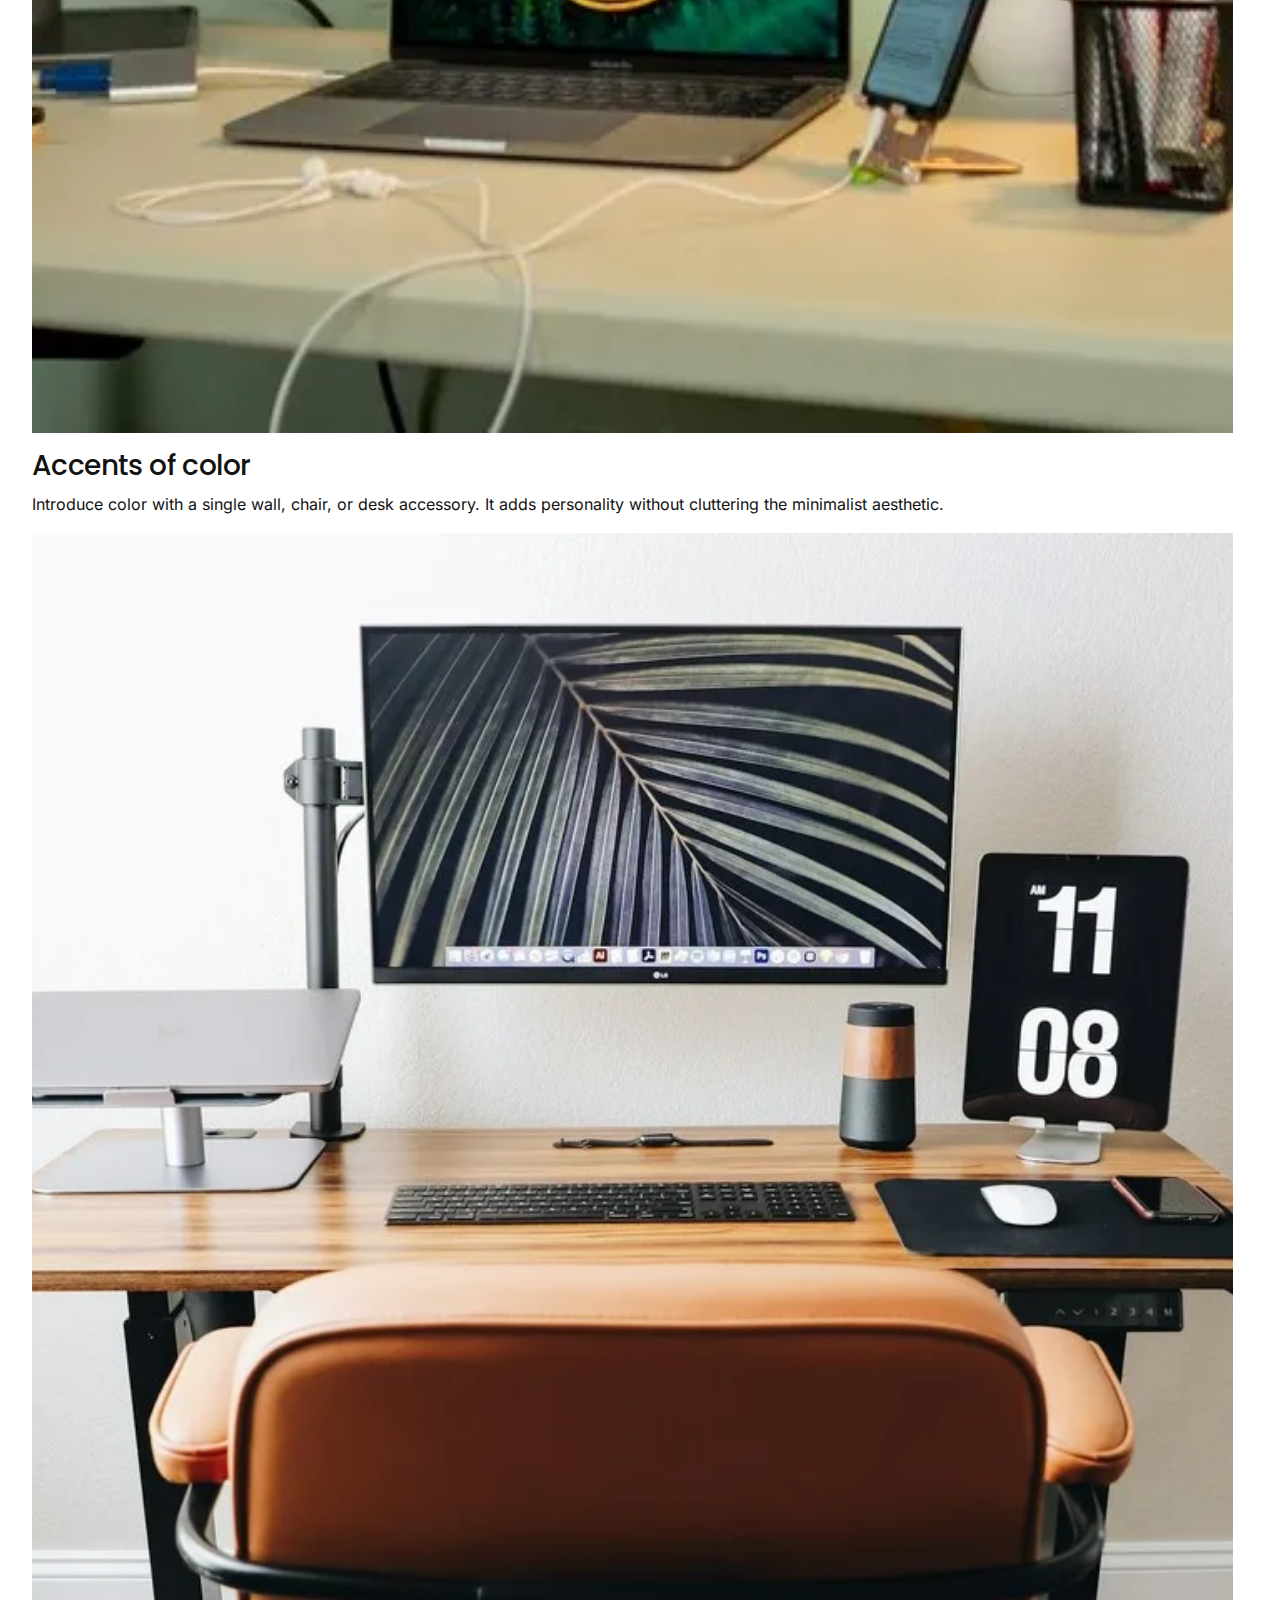
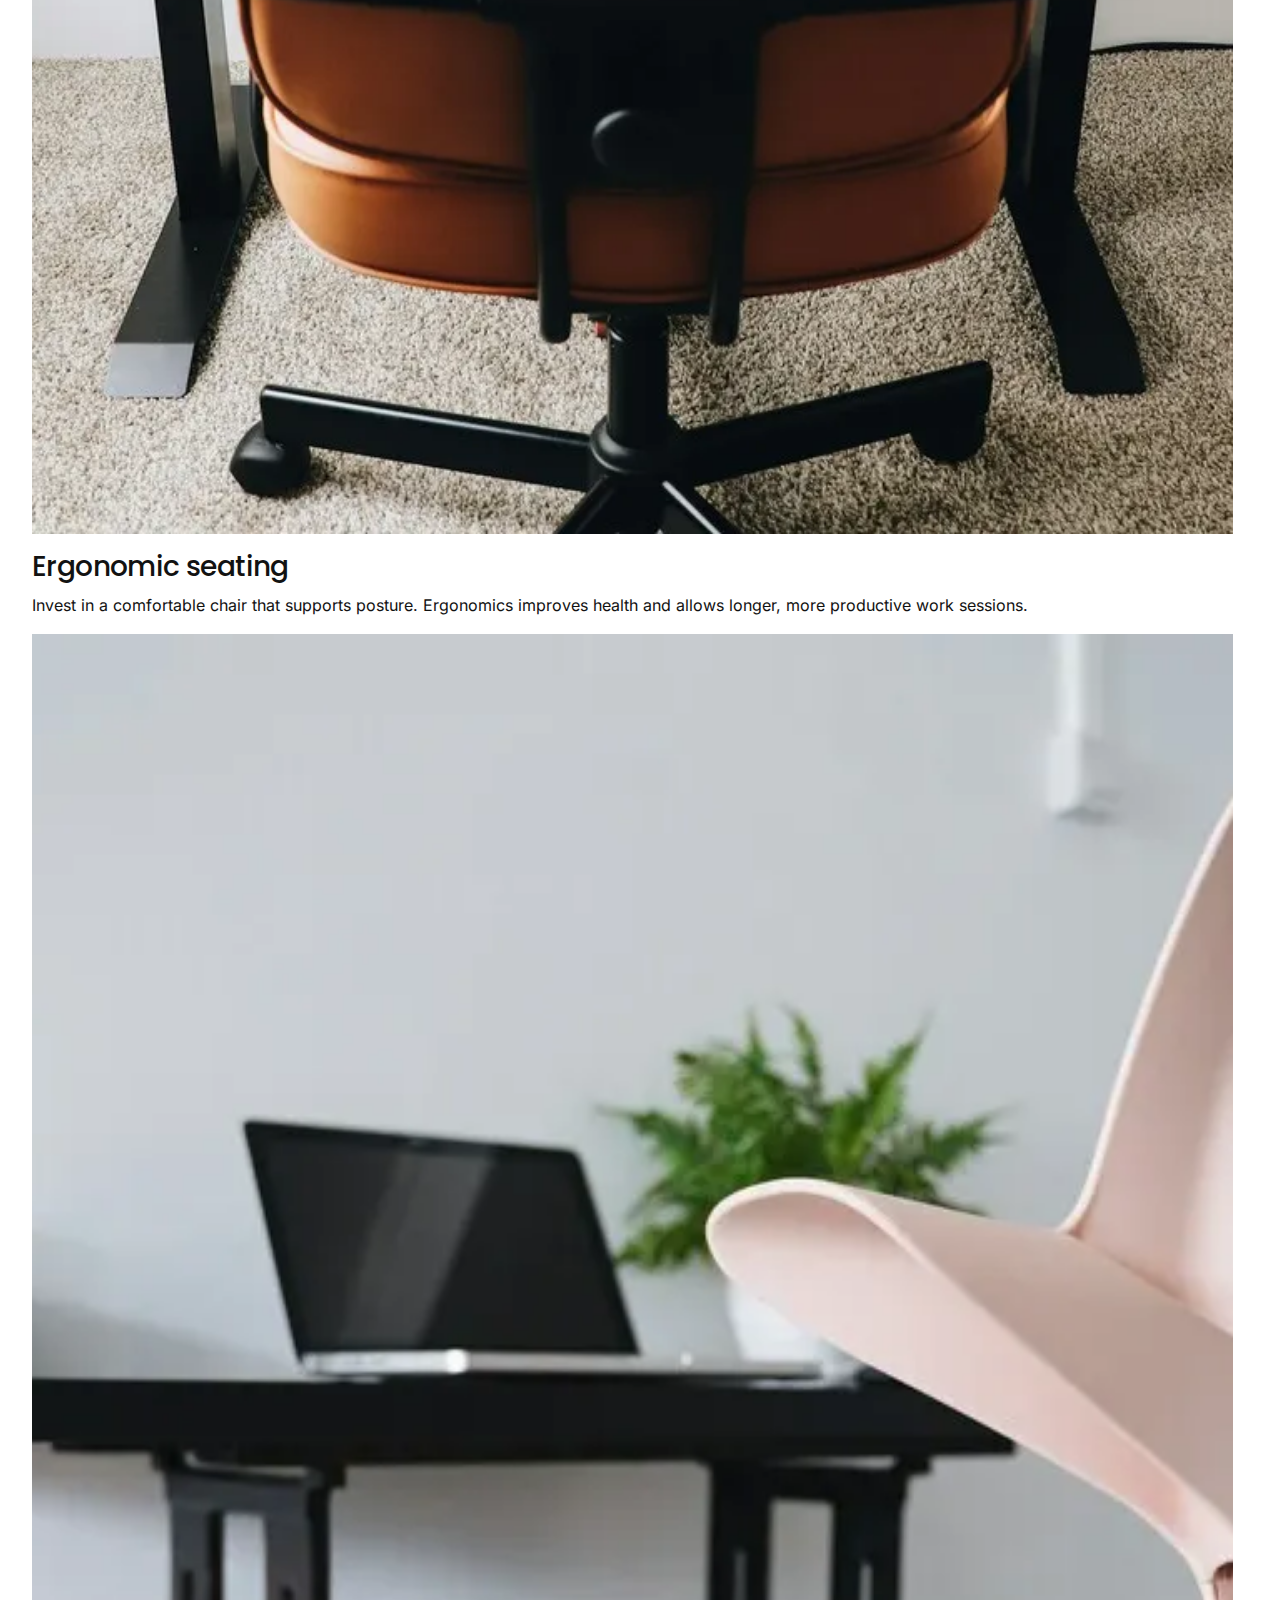
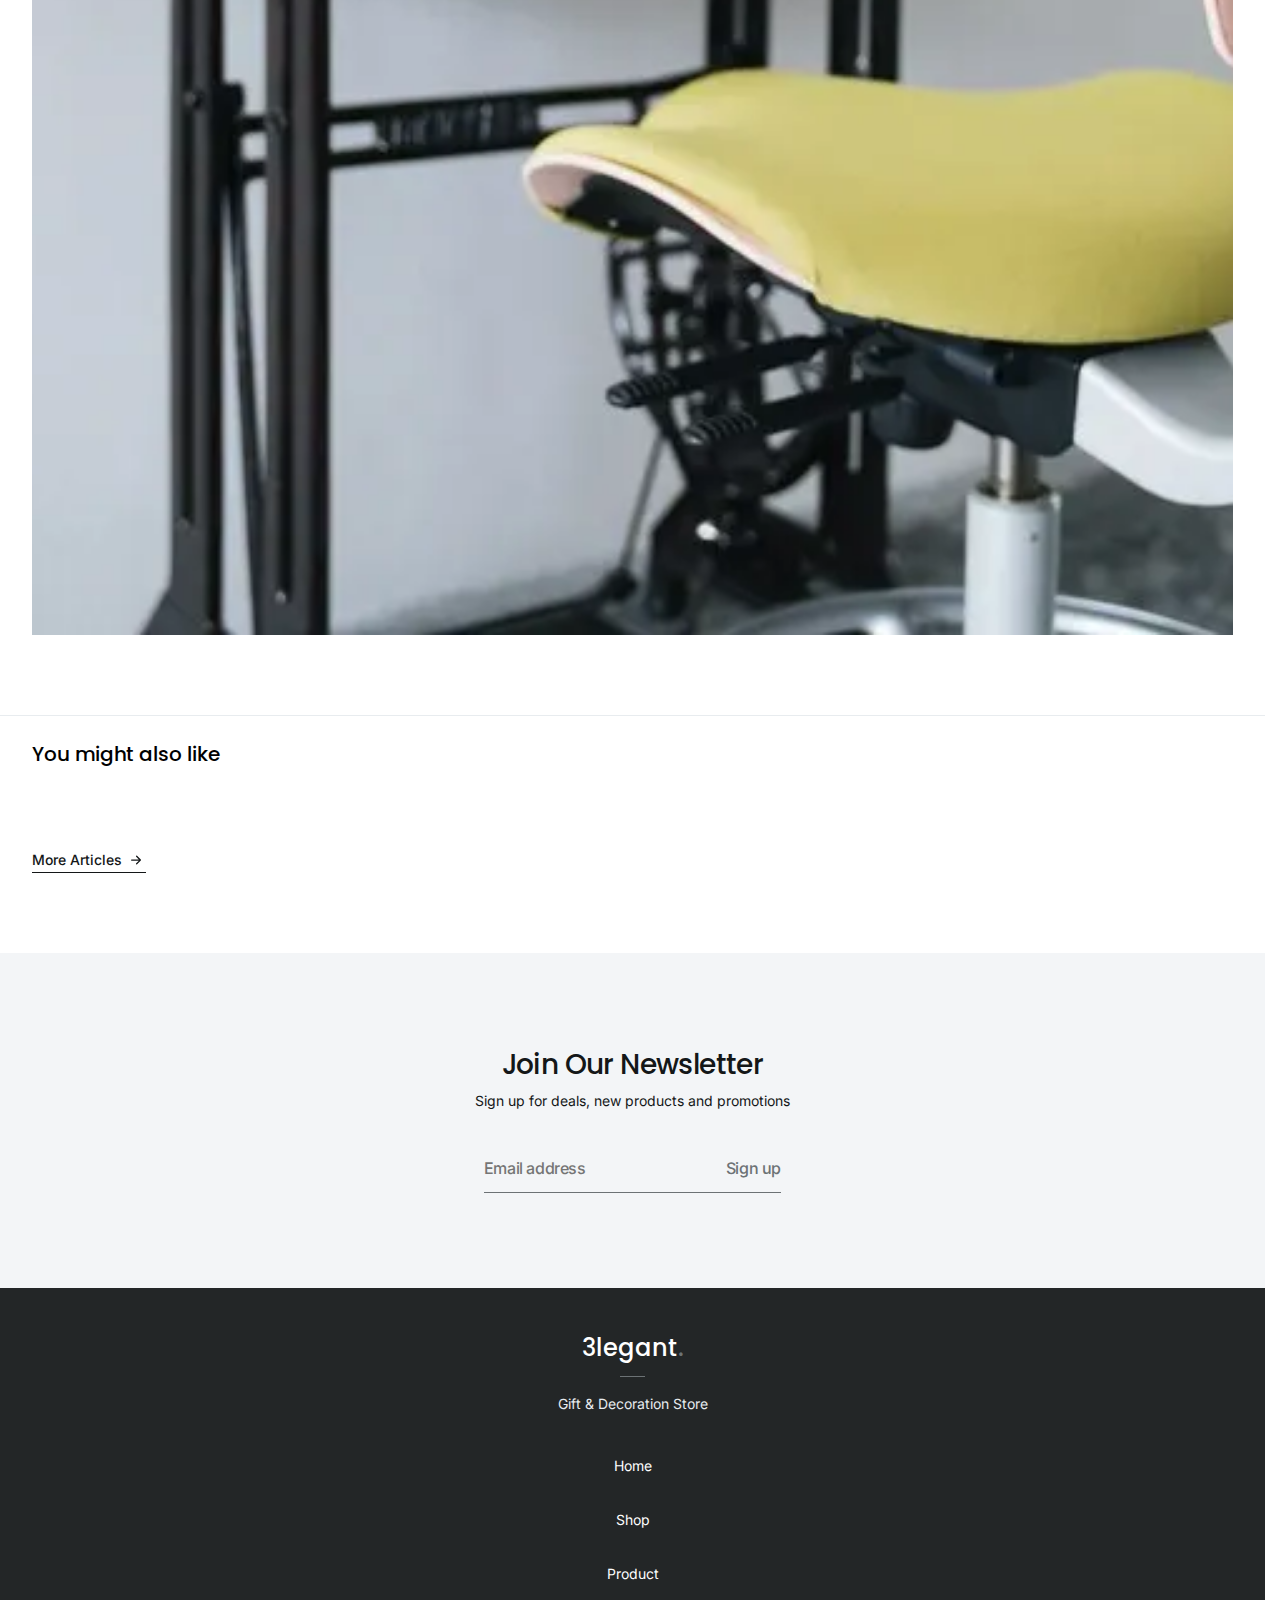
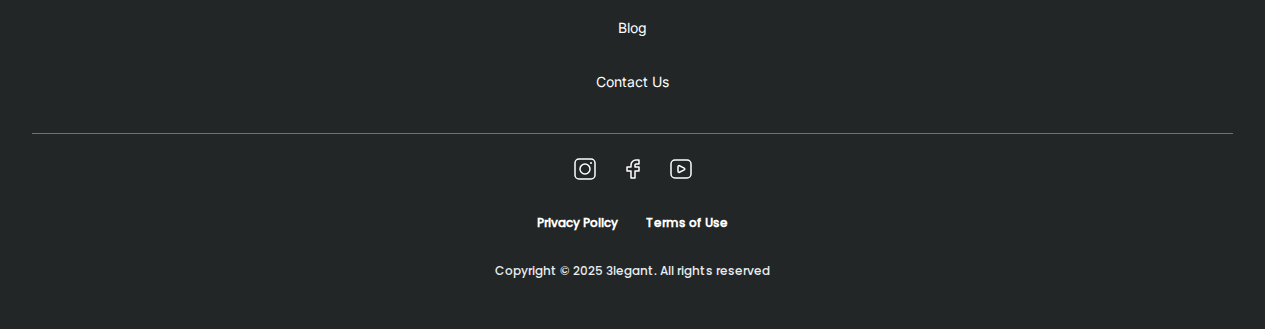
<file: blog/article-5.html>
<!DOCTYPE html>
<html lang="en">
  <head>
    <meta charset="UTF-8" />
    <meta name="viewport" content="width=device-width, initial-scale=1.0" />
    <title>3legant Shop | Minimalist home office with a pop of color</title>
    <link rel="icon" href="../images/favicon.svg" />
    <link rel="stylesheet" href="../css/style.css" />
    <script src="../js/main.js" defer></script>
  </head>

  <body class="article-page">
    <!-- Header  -->

    <header class="header">
      <div class="header__left">
        <button class="header__hamburger" aria-label="Toggle menu">
          <span
            class="header__hamburger-line header__hamburger-line--top"
          ></span>
          <span
            class="header__hamburger-line header__hamburger-line--middle"
          ></span>
          <span
            class="header__hamburger-line header__hamburger-line--bottom"
          ></span>
        </button>
        <a href="../index.html" class="header__logo">
          <span class="logo">3legant<span class="logo__dot">.</span></span>
        </a>
      </div>
      <div class="header__right">
        <a href="/cart" class="header__cart">
          <svg
            viewBox="0 0 24 24"
            xmlns="http://www.w3.org/2000/svg"
            xmlns:xlink="http://www.w3.org/1999/xlink"
            width="24.000000"
            height="24.000000"
            fill="none"
          >
            <rect
              id="outline/shopping bag"
              width="24.000000"
              height="24.000000"
              x="0.000000"
              y="0.000000"
            />
            <path
              id="Rectangle 773"
              d="M15 6L15 7C15 8.65685 13.6569 10 12 10C10.3431 10 9 8.65685 9 7L9 6"
              stroke="rgb(20,23,24)"
              stroke-linecap="round"
              stroke-linejoin="round"
              stroke-width="1.5"
            />
            <path
              id="Rectangle 772"
              d="M15.6116 3C17.5669 3 19.2357 4.41365 19.5572 6.3424L21.2238 16.3424C21.6302 18.7805 19.75 21 17.2783 21L6.72194 21C4.25018 21 2.37001 18.7805 2.77636 16.3424L4.44303 6.3424C4.76449 4.41365 6.43325 3 8.3886 3L15.6116 3Z"
              fill-rule="evenodd"
              stroke="rgb(20,23,24)"
              stroke-linejoin="round"
              stroke-width="1.5"
            />
          </svg>
        </a>
      </div>
      <div class="header__mobile-menu">
        <div class="mobile-menu__top">
          <div class="mobile-menu__topline">
            <a href="../index.html" class="mobile-menu__logo">
              <span class="logo">3legant<span class="logo__dot">.</span></span>
            </a>
            <button class="mobile-menu__close-button">
              <svg
                class="mobile-menu__close-icon"
                fill="#343839"
                height="14px"
                width="14px"
                version="1.1"
                id="Capa_1"
                xmlns="http://www.w3.org/2000/svg"
                xmlns:xlink="http://www.w3.org/1999/xlink"
                viewBox="0 0 460.775 460.775"
                xml:space="preserve"
                stroke="#343839"
              >
                <path
                  d="M285.08,230.397L456.218,59.27c6.076-6.077,6.076-15.911,0-21.986L423.511,4.565c-2.913-2.911-6.866-4.55-10.992-4.55 c-4.127,0-8.08,1.639-10.993,4.55l-171.138,171.14L59.25,4.565c-2.913-2.911-6.866-4.55-10.993-4.55 c-4.126,0-8.08,1.639-10.992,4.55L4.558,37.284c-6.077,6.075-6.077,15.909,0,21.986l171.138,171.128L4.575,401.505 c-6.074,6.077-6.074,15.911,0,21.986l32.709,32.719c2.911,2.911,6.865,4.55,10.992,4.55c4.127,0,8.08-1.639,10.994-4.55 l171.117-171.12l171.118,171.12c2.913,2.911,6.866,4.55,10.993,4.55c4.128,0,8.081-1.639,10.992-4.55l32.709-32.719 c6.074-6.075,6.074-15.909,0-21.986L285.08,230.397z"
                ></path>
              </svg>
            </button>
          </div>
          <form class="mobile-menu__search-form" action="/search" method="get">
            <div class="search-wrapper">
              <svg
                class="search-form__icon"
                viewBox="0 0 21.5031 21.5031"
                xmlns="http://www.w3.org/2000/svg"
                xmlns:xlink="http://www.w3.org/1999/xlink"
                width="21.503052"
                height="21.503052"
                fill="none"
              >
                <path
                  id="Vector"
                  d="M10.25 0.75C5.00329 0.75 0.75 5.00329 0.75 10.25C0.75 15.4967 5.00329 19.75 10.25 19.75C15.4967 19.75 19.75 15.4967 19.75 10.25C19.75 5.00329 15.4967 0.75 10.25 0.75ZM17.25 17.25L20.75 20.75"
                  fill-rule="evenodd"
                  stroke="rgb(20,23,24)"
                  stroke-linecap="round"
                  stroke-linejoin="round"
                  stroke-width="1.5"
                />
              </svg>
              <input
                type="text"
                name="q"
                class="search-input"
                placeholder="Search"
              />
            </div>
          </form>
          <nav class="mobile-menu__nav">
            <ul class="mobile-menu__navigation">
              <li>
                <a href="index.html" class="mobile-menu__navigation-link"
                  >Home</a
                >
              </li>
              <li><a href="../shop.html" class="mobile-menu__navigation-link">Shop</a></li>
              <li>
                <a href="#" class="mobile-menu__navigation-link">Product</a>
              </li>
              <li>
                <a href="#" class="mobile-menu__navigation-link">Contact Us</a>
              </li>
            </ul>
          </nav>
        </div>
        <div class="mobile-menu__bottom">
          <ul class="mobile-menu__bottom-actions">
            <li class="mobile-menu__bottom-item">
              <span class="mobile-menu__bottom-item-name">Cart</span>
              <button class="mobile-menu__bottom-item-button" aria-label="Cart">
                <svg
                  viewBox="0 0 24 24"
                  xmlns="http://www.w3.org/2000/svg"
                  xmlns:xlink="http://www.w3.org/1999/xlink"
                  width="24.000000"
                  height="24.000000"
                  fill="none"
                >
                  <rect
                    id="outline/shopping bag"
                    width="24.000000"
                    height="24.000000"
                    x="0.000000"
                    y="0.000000"
                  />
                  <path
                    id="Rectangle 773"
                    d="M15 6L15 7C15 8.65685 13.6569 10 12 10C10.3431 10 9 8.65685 9 7L9 6"
                    stroke="rgb(20,23,24)"
                    stroke-linecap="round"
                    stroke-linejoin="round"
                    stroke-width="1.5"
                  />
                  <path
                    id="Rectangle 772"
                    d="M15.6116 3C17.5669 3 19.2357 4.41365 19.5572 6.3424L21.2238 16.3424C21.6302 18.7805 19.75 21 17.2783 21L6.72194 21C4.25018 21 2.37001 18.7805 2.77636 16.3424L4.44303 6.3424C4.76449 4.41365 6.43325 3 8.3886 3L15.6116 3Z"
                    fill-rule="evenodd"
                    stroke="rgb(20,23,24)"
                    stroke-linejoin="round"
                    stroke-width="1.5"
                  />
                </svg>
              </button>
            </li>

            <li class="mobile-menu__bottom-item">
              <span class="mobile-menu__bottom-item-name">Wishlist</span>
              <button
                class="mobile-menu__bottom-item-button"
                aria-label="Wishlist"
              >
                <svg
                  viewBox="0 0 24 24"
                  xmlns="http://www.w3.org/2000/svg"
                  xmlns:xlink="http://www.w3.org/1999/xlink"
                  width="24.000000"
                  height="24.000000"
                  fill="none"
                >
                  <rect
                    id="icons/Heart/Line"
                    width="24.000000"
                    height="24.000000"
                    x="0.000000"
                    y="0.000000"
                  />
                  <path
                    id="Shape"
                    d="M12.6924 6.91706C12.3055 7.28838 11.6945 7.28838 11.3076 6.91706L10.6152 6.2526C9.80477 5.47487 8.70994 5 7.5 5C5.01472 5 3 7.01472 3 9.5C3 11.8826 4.28979 13.8501 6.15176 15.4666C8.01532 17.0844 10.2434 18.1574 11.5746 18.7051C11.853 18.8196 12.147 18.8196 12.4254 18.7051C13.7566 18.1574 15.9847 17.0844 17.8482 15.4666C19.7102 13.85 21 11.8826 21 9.5C21 7.01472 18.9853 5 16.5 5C15.2901 5 14.1952 5.47487 13.3848 6.2526L12.6924 6.91706ZM12 4.80957C10.8321 3.6888 9.24649 3 7.5 3C3.91015 3 1 5.91015 1 9.5C1 15.8683 7.97034 19.385 10.8138 20.5547C11.5796 20.8697 12.4204 20.8697 13.1862 20.5547C16.0297 19.385 23 15.8682 23 9.5C23 5.91015 20.0899 3 16.5 3C14.7535 3 13.1679 3.6888 12 4.80957Z"
                    fill="rgb(20,23,24)"
                    fill-rule="evenodd"
                  />
                </svg>
              </button>
            </li>
          </ul>
          <button class="mobile-menu__sign-in-button">Sign In</button>
          <div class="mobile-menu__social-icons">
            <button class="social-icons__button">
              <a
                href="https://www.instagram.com/"
                target="_blank"
                class="social-icons__link"
              >
                <svg
                  viewBox="0 0 24 24"
                  xmlns="http://www.w3.org/2000/svg"
                  xmlns:xlink="http://www.w3.org/1999/xlink"
                  width="24.000000"
                  height="24.000000"
                  fill="none"
                >
                  <rect
                    id="social/outline/instagram"
                    width="24.000000"
                    height="24.000000"
                    x="0.000000"
                    y="0.000000"
                    fill="rgb(255,255,255)"
                    fill-opacity="0"
                  />
                  <rect
                    id="Vector"
                    width="20.000000"
                    height="20.000000"
                    x="2.000000"
                    y="2.000000"
                    rx="4.000000"
                    stroke="rgb(20,23,24)"
                    stroke-width="1.5"
                  />
                  <circle
                    id="Vector"
                    cx="18"
                    cy="6"
                    r="1"
                    fill="rgb(20,23,24)"
                  />
                  <circle
                    id="Vector"
                    cx="12"
                    cy="12"
                    r="5"
                    stroke="rgb(20,23,24)"
                    stroke-width="1.5"
                  />
                </svg>
              </a>
            </button>
            <button class="social-icons__button">
              <a
                href="https://www.facebook.com//"
                target="_blank"
                class="social-icons__link"
              >
                <svg
                  viewBox="0 0 24 24"
                  xmlns="http://www.w3.org/2000/svg"
                  xmlns:xlink="http://www.w3.org/1999/xlink"
                  width="24.000000"
                  height="24.000000"
                  fill="none"
                >
                  <rect
                    id="social/outline/facebook"
                    width="24.000000"
                    height="24.000000"
                    x="0.000000"
                    y="0.000000"
                  />
                  <path
                    id="Vector 2998"
                    d="M18 3L18 7L15 7C14.4477 7 14 7.44772 14 8L14 10L18 10L18 14L14 14L14 21L10 21L10 14L6 14L6 10L10 10L10 8C10 5.23858 12.2386 3 15 3L18 3Z"
                    stroke="rgb(20,23,24)"
                    stroke-linecap="round"
                    stroke-linejoin="round"
                    stroke-width="1.5"
                  />
                </svg>
              </a>
            </button>
            <button class="social-icons__button">
              <a
                href="https://www.youtube.com/"
                target="_blank"
                class="social-icons__link"
              >
                <svg
                  viewBox="0 0 24 24"
                  xmlns="http://www.w3.org/2000/svg"
                  xmlns:xlink="http://www.w3.org/1999/xlink"
                  width="24.000000"
                  height="24.000000"
                  fill="none"
                >
                  <rect
                    id="social/outline/youtube"
                    width="24.000000"
                    height="24.000000"
                    x="0.000000"
                    y="0.000000"
                  />
                  <rect
                    id="Rectangle 1083"
                    width="20.000000"
                    height="18.000000"
                    x="2.000000"
                    y="3.000000"
                    rx="4.000000"
                    stroke="rgb(20,23,24)"
                    stroke-width="1.5"
                  />
                  <path
                    id="Vector 2900"
                    d="M10.4472 8.72361C9.78231 8.39116 9 8.87465 9 9.61803L9 14.382C9 15.1253 9.78231 15.6088 10.4472 15.2764L15.2111 12.8944C15.9482 12.5259 15.9482 11.4741 15.2111 11.1056L10.4472 8.72361Z"
                    stroke="rgb(20,23,24)"
                    stroke-linecap="round"
                    stroke-width="1.5"
                  />
                </svg>
              </a>
            </button>
          </div>
        </div>
      </div>
    </header>

    <!-- Main -->
    <main class="main">
      <!-- Article -->

      <a href="../blog.html" class="article-page__back-link">
        <svg
          width="8"
          height="12"
          viewBox="0 0 8 12"
          fill="none"
          xmlns="http://www.w3.org/2000/svg"
        >
          <path
            d="M6 1 L1 6 L6 11"
            stroke="#6C7275"
            stroke-width="2"
            stroke-linecap="round"
            stroke-linejoin="round"
          /></svg
        >Back to Blog
      </a>

      <section class="article">
        <div class="article__header">
          <span class="article__label">Article</span>
          <h1 class="article__title">
            Minimalist home office with a pop of color
          </h1>
          <div class="article__meta">
            <span class="article__author">
              <svg
                width="16px"
                height="16px"
                viewBox="0 0 17 17"
                fill="none"
                xmlns="http://www.w3.org/2000/svg"
                transform="rotate(0)"
              >
                <g id="SVGRepo_iconCarrier">
                  <circle
                    cx="12"
                    cy="9"
                    r="3"
                    stroke="rgba(108, 114, 117, 1)"
                    stroke-width="1.5"
                  ></circle>
                  <circle
                    cx="12"
                    cy="12"
                    r="10"
                    stroke="rgba(108, 114, 117, 1)"
                    stroke-width="1.5"
                  ></circle>
                  <path
                    d="M17.9691 20C17.81 17.1085 16.9247 15 11.9999 15C7.07521 15 6.18991 17.1085 6.03076 20"
                    stroke="rgba(108, 114, 117, 1)"
                    stroke-width="1.5"
                    stroke-linecap="round"
                  ></path>
                </g></svg
              >Jhon Doe
            </span>
            <time class="article__date" datetime="2025-10-17"
              ><svg
                width="16px"
                height="16px"
                viewBox="0 0 17 17"
                version="1.1"
                xmlns="http://www.w3.org/2000/svg"
                xmlns:xlink="http://www.w3.org/1999/xlink"
                xmlns:sketch="http://www.bohemiancoding.com/sketch/ns"
                fill="#6C7275"
              >
                <g id="SVGRepo_iconCarrier">
                  <title>calendar</title>
                  <desc>Created with Sketch Beta.</desc>
                  <defs></defs>
                  <g
                    id="Page-1"
                    stroke="none"
                    stroke-width="1"
                    fill="none"
                    fill-rule="evenodd"
                    sketch:type="MSPage"
                  >
                    <g
                      id="Icon-Set"
                      sketch:type="MSLayerGroup"
                      transform="translate(-309.000000, -359.000000)"
                      fill="#6C7275"
                    >
                      <path
                        d="M323,383 L325,383 L325,385 L323,385 L323,383 Z M323,387 L325,387 C326.104,387 327,386.104 327,385 L327,383 C327,381.896 326.104,381 325,381 L323,381 C321.896,381 321,381.896 321,383 L321,385 C321,386.104 321.896,387 323,387 L323,387 Z M315,383 L317,383 L317,385 L315,385 L315,383 Z M315,387 L317,387 C318.104,387 319,386.104 319,385 L319,383 C319,381.896 318.104,381 317,381 L315,381 C313.896,381 313,381.896 313,383 L313,385 C313,386.104 313.896,387 315,387 L315,387 Z M323,375 L325,375 L325,377 L323,377 L323,375 Z M323,379 L325,379 C326.104,379 327,378.104 327,377 L327,375 C327,373.896 326.104,373 325,373 L323,373 C321.896,373 321,373.896 321,375 L321,377 C321,378.104 321.896,379 323,379 L323,379 Z M315,375 L317,375 L317,377 L315,377 L315,375 Z M315,379 L317,379 C318.104,379 319,378.104 319,377 L319,375 C319,373.896 318.104,373 317,373 L315,373 C313.896,373 313,373.896 313,375 L313,377 C313,378.104 313.896,379 315,379 L315,379 Z M337,367 L311,367 L311,365 C311,363.896 311.896,363 313,363 L317,363 L317,364 C317,364.553 317.447,365 318,365 C318.553,365 319,364.553 319,364 L319,363 L329,363 L329,364 C329,364.553 329.447,365 330,365 C330.553,365 331,364.553 331,364 L331,363 L335,363 C336.104,363 337,363.896 337,365 L337,367 L337,367 Z M337,387 C337,388.104 336.104,389 335,389 L313,389 C311.896,389 311,388.104 311,387 L311,369 L337,369 L337,387 L337,387 Z M335,361 L331,361 L331,360 C331,359.448 330.553,359 330,359 C329.447,359 329,359.448 329,360 L329,361 L319,361 L319,360 C319,359.448 318.553,359 318,359 C317.447,359 317,359.448 317,360 L317,361 L313,361 C310.791,361 309,362.791 309,365 L309,387 C309,389.209 310.791,391 313,391 L335,391 C337.209,391 339,389.209 339,387 L339,365 C339,362.791 337.209,361 335,361 L335,361 Z M331,375 L333,375 L333,377 L331,377 L331,375 Z M331,379 L333,379 C334.104,379 335,378.104 335,377 L335,375 C335,373.896 334.104,373 333,373 L331,373 C329.896,373 329,373.896 329,375 L329,377 C329,378.104 329.896,379 331,379 L331,379 Z M331,383 L333,383 L333,385 L331,385 L331,383 Z M331,387 L333,387 C334.104,387 335,386.104 335,385 L335,383 C335,381.896 334.104,381 333,381 L331,381 C329.896,381 329,381.896 329,383 L329,385 C329,386.104 329.896,387 331,387 L331,387 Z"
                        id="calendar"
                        sketch:type="MSShapeGroup"
                      ></path>
                    </g>
                  </g>
                </g></svg
              >October 17, 2025</time
            >
          </div>
        </div>
        <div class="article__body">
          <img
            src="../images/blog-posts-images/article-5/article-5-image-1.webp"
            alt=""
            class="article__image"
          />
          <div class="article__text-block">
            <p class="article__text">
              A minimalist office improves focus and productivity. Add small
              bursts of color to keep the space inspiring without overwhelming
              it.
            </p>
            <h2 class="article__subtitle">Desk essentials only</h2>
            <p class="article__text">
              Keep only necessary items on your desk. Organize cables, pens, and
              notebooks efficiently to maintain a clean, focused workspace.
            </p>
          </div>
          <img
            src="../images/blog-posts-images/article-5/article-5-image-2.webp"
            alt=""
            class="article__image"
          />
          <div class="article__text-block">
            <h2 class="article__subtitle">Accents of color</h2>
            <p class="article__text">
              Introduce color with a single wall, chair, or desk accessory. It
              adds personality without cluttering the minimalist aesthetic.
            </p>
          </div>
          <img
            src="../images/blog-posts-images/article-5/article-5-image-3.webp"
            alt=""
            class="article__image"
          />
          <div class="article__text-block">
            <h2 class="article__subtitle">Ergonomic seating</h2>
            <p class="article__text">
              Invest in a comfortable chair that supports posture. Ergonomics
              improves health and allows longer, more productive work sessions.
            </p>
          </div>
          <img
            src="../images/blog-posts-images/article-5/article-5-image-4.webp"
            alt=""
            class="article__image"
          />
        </div>
      </section>

      <section class="recommended-articles">
        <h4 class="recommended-articles__title">You might also like</h4>
        <div class="recommended-articles__list" id="recommendedList"></div>
        <a href="../blog.html" class="cta-link recommended-articles__link"
          >More Articles
          <svg
            xmlns="http://www.w3.org/2000/svg"
            width="20"
            height="20"
            fill="currentColor"
            class="bi bi-arrow-right-short"
            viewBox="0 0 16 16"
          >
            <path
              fill-rule="evenodd"
              d="M4 8a.5.5 0 0 1 .5-.5h5.793L8.146 5.354a.5.5 0 1 1 .708-.708l3 3a.5.5 0 0 1 0 .708l-3 3a.5.5 0 0 1-.708-.708L10.293 8.5H4.5A.5.5 0 0 1 4 8"
            />
          </svg>
        </a>
      </section>

      <!-- Newsletter -->

      <section class="newsletter">
        <div class="newsletter__header">
          <span class="newsletter__title">Join Our Newsletter</span>
          <p class="newsletter__description">
            Sign up for deals, new products and promotions
          </p>
        </div>
        <form class="newsletter__form">
          <div class="newsletter__field">
            <input
              type="email"
              id="newsletter-email"
              name="email"
              class="newsletter__input"
              placeholder="Email address"
              required
            />
            <button type="submit" class="newsletter__button">Sign up</button>
          </div>
        </form>
      </section>
    </main>

    <!-- Footer -->

    <footer class="footer">
      <div class="footer__header">
        <a href="#" class="footer__logo"
          >3legant<span class="logo__dot">.</span></a
        >
        <span class="footer__tagline">Gift & Decoration Store</span>
      </div>
      <nav class="footer__navigation">
        <ul class="footer__navigation-list">
          <li class="footer__navigation-item">
            <a href="#" class="footer__navigation-link">Home</a>
          </li>
          <li class="footer__navigation-item">
            <a href="../shop.html" class="footer__navigation-link">Shop</a>
          </li>
          <li class="footer__navigation-item">
            <a href="#" class="footer__navigation-link">Product</a>
          </li>
          <li class="footer__navigation-item">
            <a href="../blog.html" class="footer__navigation-link">Blog</a>
          </li>
          <li class="footer__navigation-item">
            <a href="#" class="footer__navigation-link">Contact Us</a>
          </li>
        </ul>
      </nav>
      <div class="footer__social-links">
        <a
          href="https://www.instagram.com/"
          target="_blank"
          class="footer__social-link"
        >
          <svg
            viewBox="0 0 24 24"
            xmlns="http://www.w3.org/2000/svg"
            xmlns:xlink="http://www.w3.org/1999/xlink"
            width="24.000000"
            height="24.000000"
            fill="none"
          >
            <rect
              id="social/outline/instagram"
              width="24.000000"
              height="24.000000"
              x="0.000000"
              y="0.000000"
              fill="rgb(255,255,255)"
              fill-opacity="0"
            />
            <rect
              id="Vector"
              width="20.000000"
              height="20.000000"
              x="2.000000"
              y="2.000000"
              rx="4.000000"
              stroke="rgb(254, 254, 254)"
              stroke-width="1.5"
            />
            <circle
              id="Vector"
              cx="18"
              cy="6"
              r="1"
              fill="rgb(254, 254, 254)"
            />
            <circle
              id="Vector"
              cx="12"
              cy="12"
              r="5"
              stroke="rgb(254, 254, 254)"
              stroke-width="1.5"
            />
          </svg>
        </a>
        <a
          href="https://www.facebook.com//"
          target="_blank"
          class="footer__social-link"
        >
          <svg
            viewBox="0 0 24 24"
            xmlns="http://www.w3.org/2000/svg"
            xmlns:xlink="http://www.w3.org/1999/xlink"
            width="24.000000"
            height="24.000000"
            fill="none"
          >
            <rect
              id="social/outline/facebook"
              width="24.000000"
              height="24.000000"
              x="0.000000"
              y="0.000000"
            />
            <path
              id="Vector 2998"
              d="M18 3L18 7L15 7C14.4477 7 14 7.44772 14 8L14 10L18 10L18 14L14 14L14 21L10 21L10 14L6 14L6 10L10 10L10 8C10 5.23858 12.2386 3 15 3L18 3Z"
              stroke="rgb(254, 254, 254)"
              stroke-linecap="round"
              stroke-linejoin="round"
              stroke-width="1.5"
            />
          </svg>
        </a>
        <a
          href="https://www.youtube.com/"
          target="_blank"
          class="footer__social-link"
        >
          <svg
            viewBox="0 0 24 24"
            xmlns="http://www.w3.org/2000/svg"
            xmlns:xlink="http://www.w3.org/1999/xlink"
            width="24.000000"
            height="24.000000"
            fill="none"
          >
            <rect
              id="social/outline/youtube"
              width="24.000000"
              height="24.000000"
              x="0.000000"
              y="0.000000"
            />
            <rect
              id="Rectangle 1083"
              width="20.000000"
              height="18.000000"
              x="2.000000"
              y="3.000000"
              rx="4.000000"
              stroke="rgb(254, 254, 254)"
              stroke-width="1.5"
            />
            <path
              id="Vector 2900"
              d="M10.4472 8.72361C9.78231 8.39116 9 8.87465 9 9.61803L9 14.382C9 15.1253 9.78231 15.6088 10.4472 15.2764L15.2111 12.8944C15.9482 12.5259 15.9482 11.4741 15.2111 11.1056L10.4472 8.72361Z"
              stroke="rgb(254, 254, 254)"
              stroke-linecap="round"
              stroke-width="1.5"
            />
          </svg>
        </a>
      </div>
      <div class="footer__legal">
        <span class="footer_privacy-policy">Privacy Policy</span>
        <span class="footer__terms-of-use">Terms of Use</span>
      </div>
      <span class="footer__copyright"
        >Copyright © 2025 3legant. All rights reserved</span
      >
    </footer>
  </body>
</html>
</file>
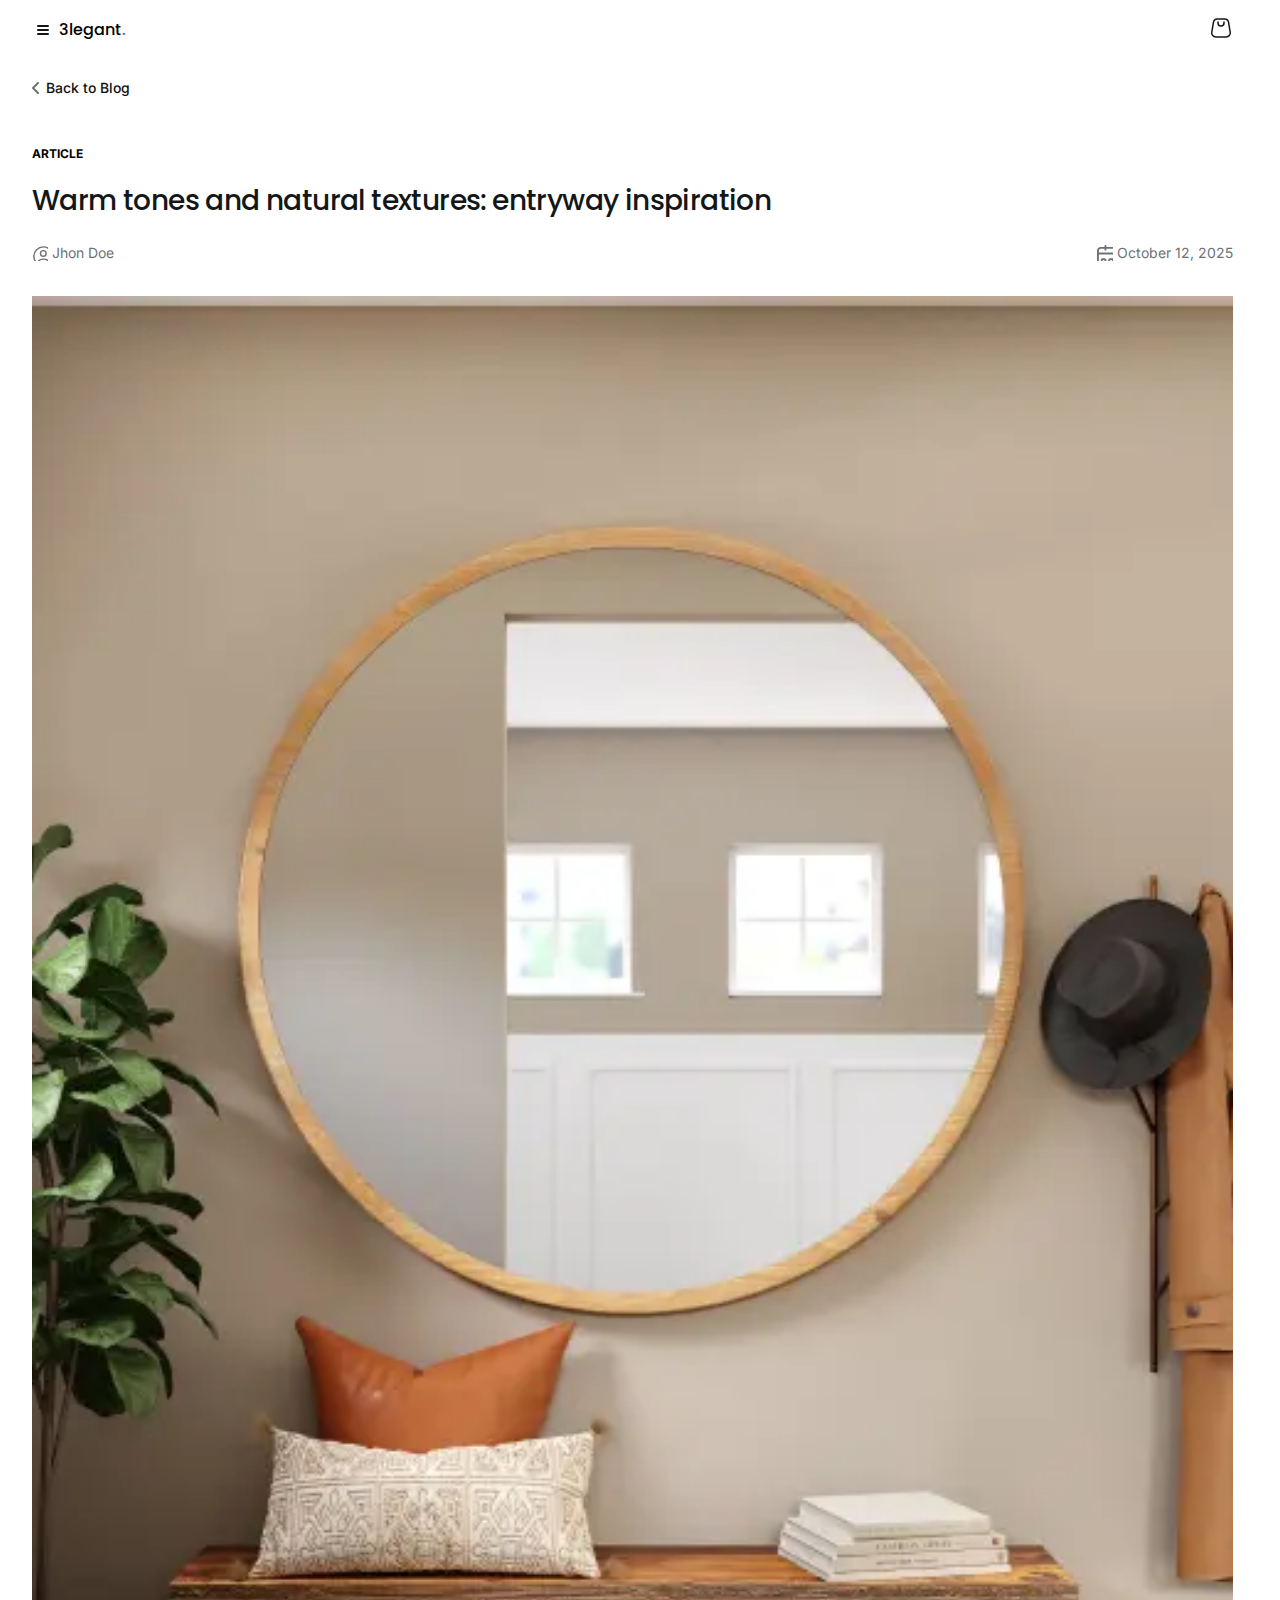
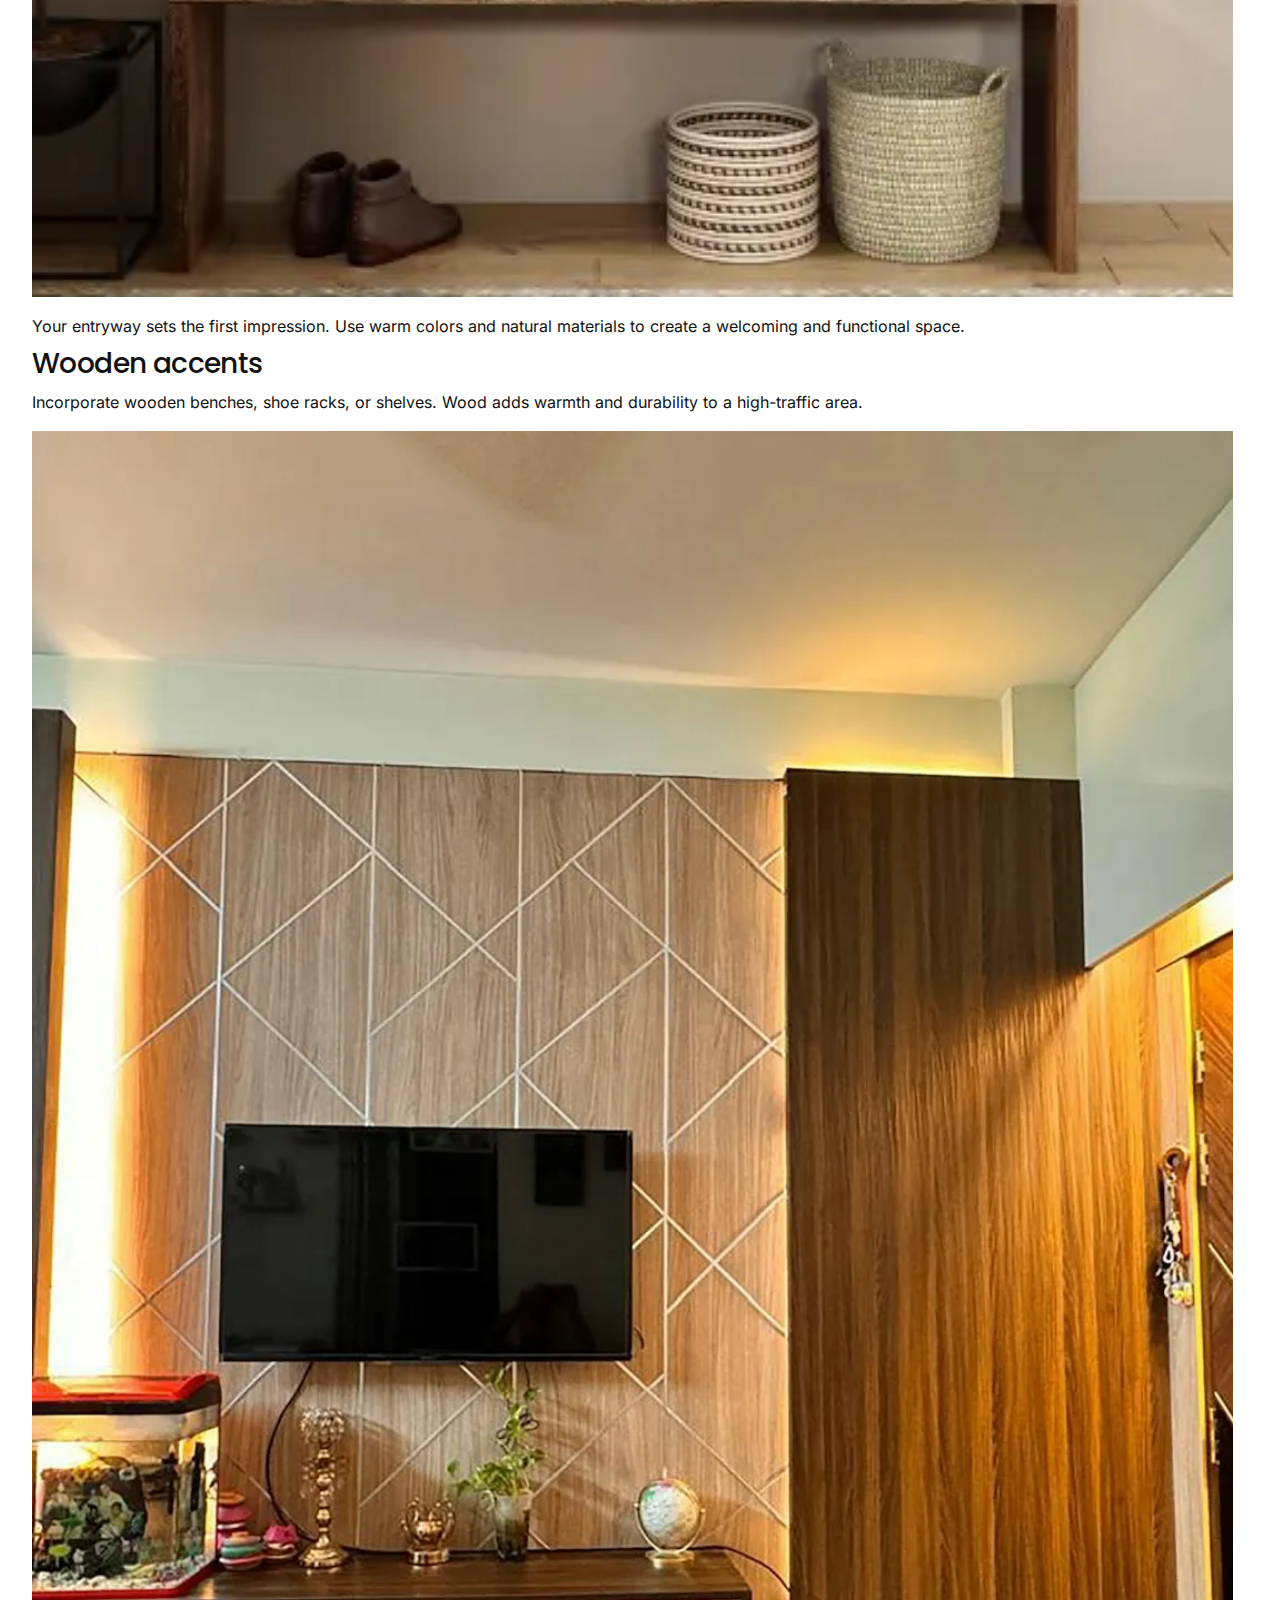
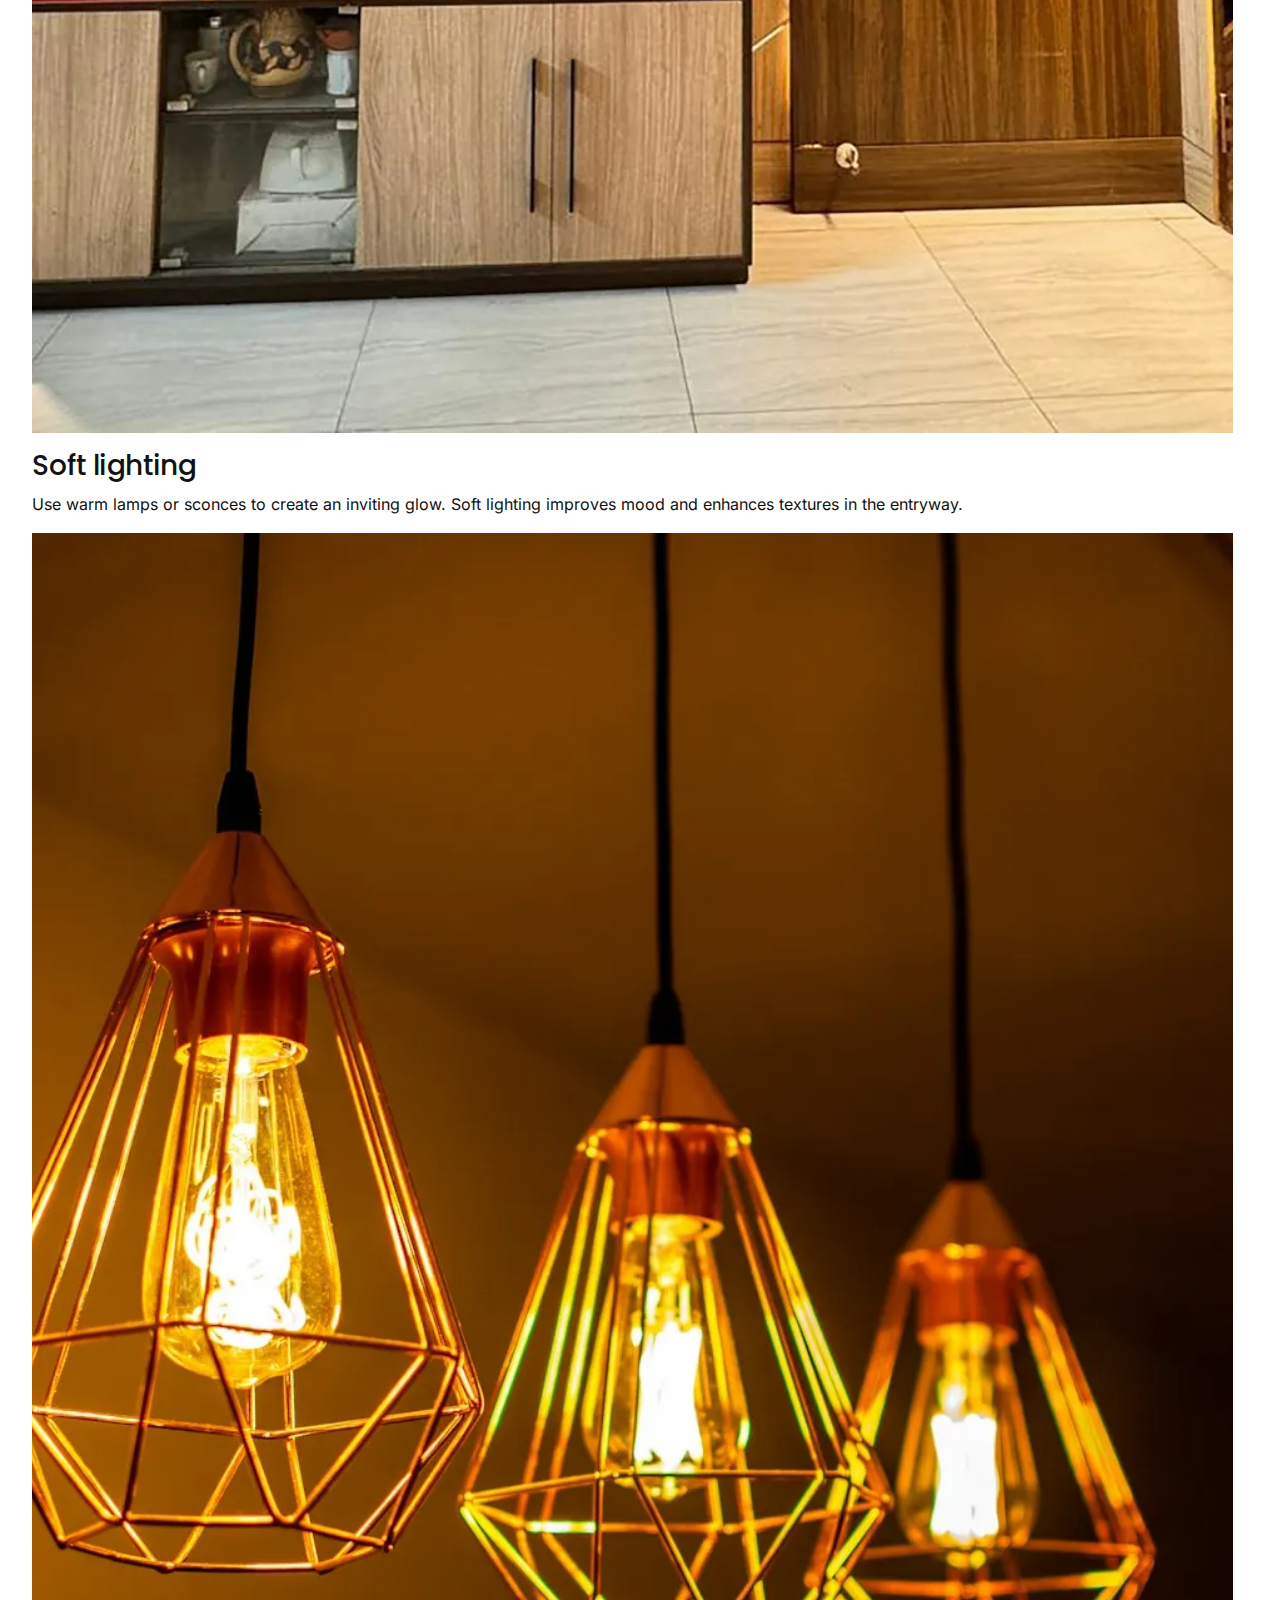
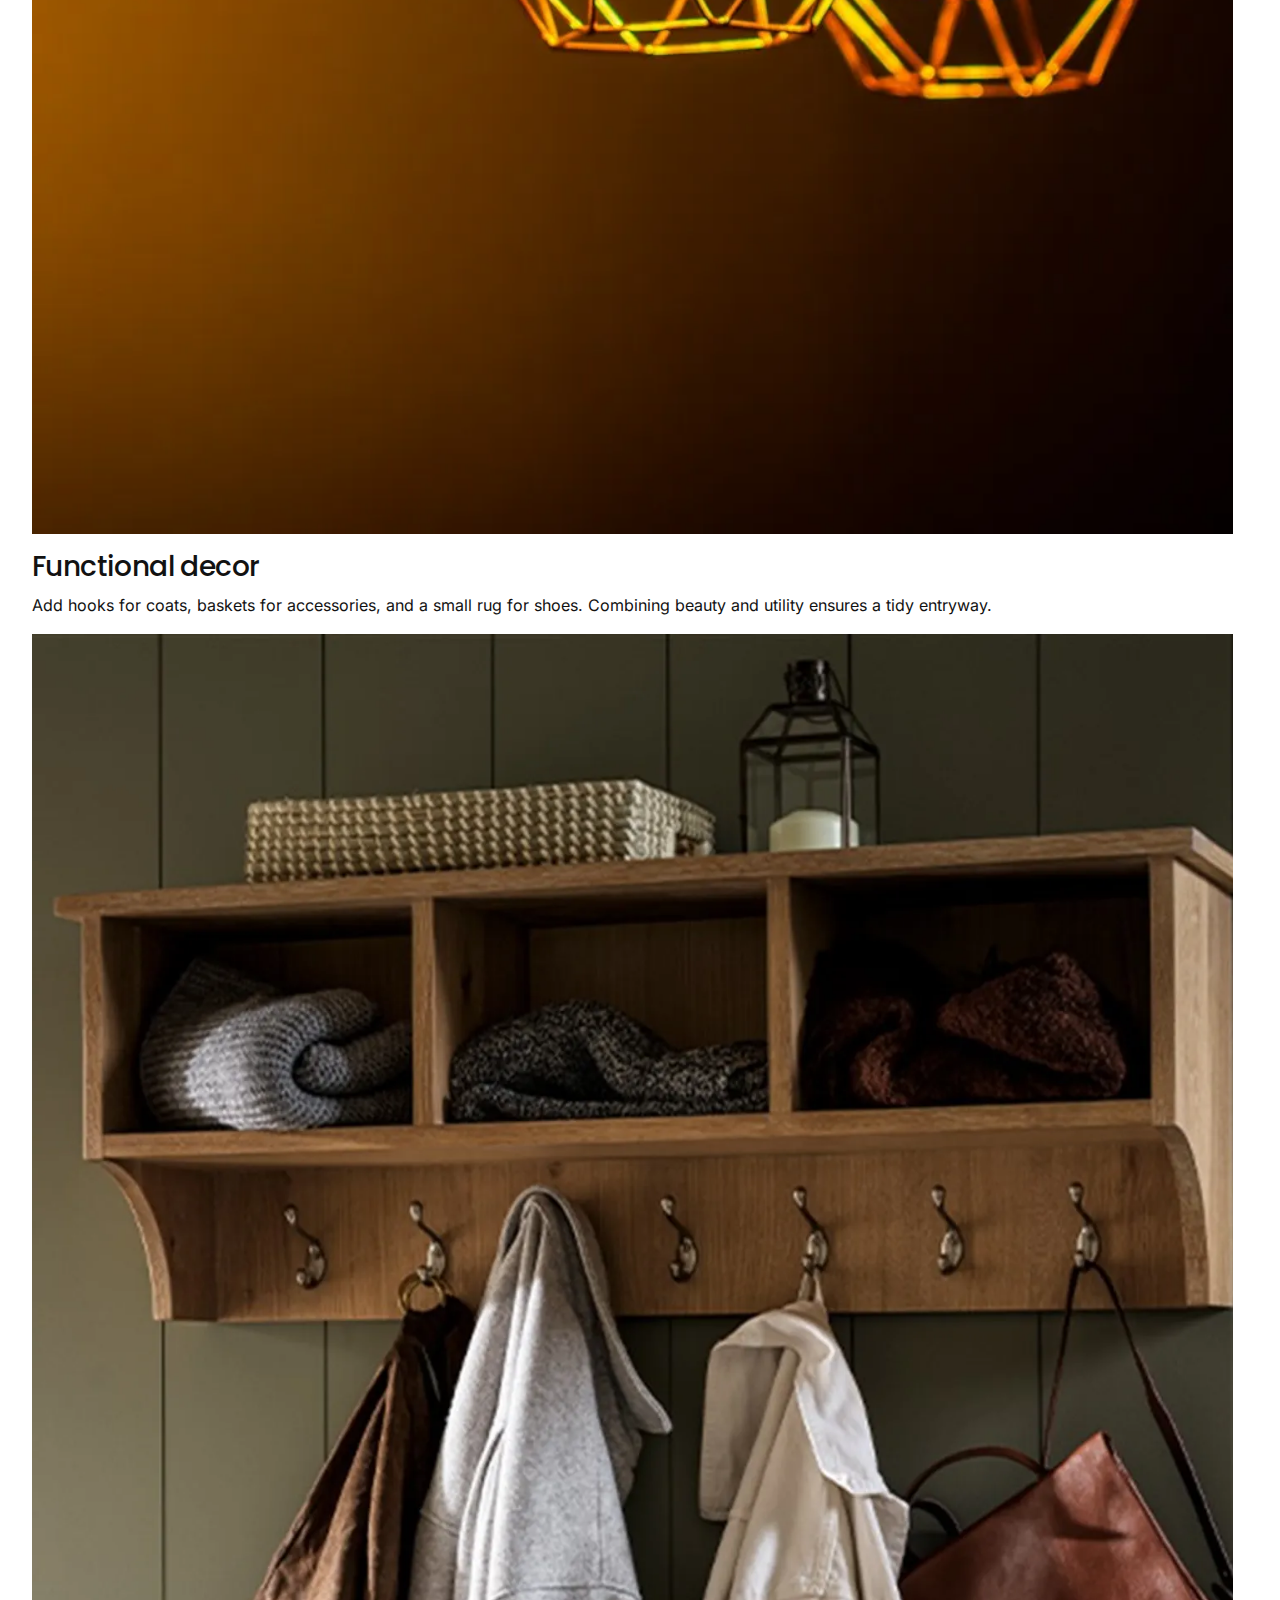
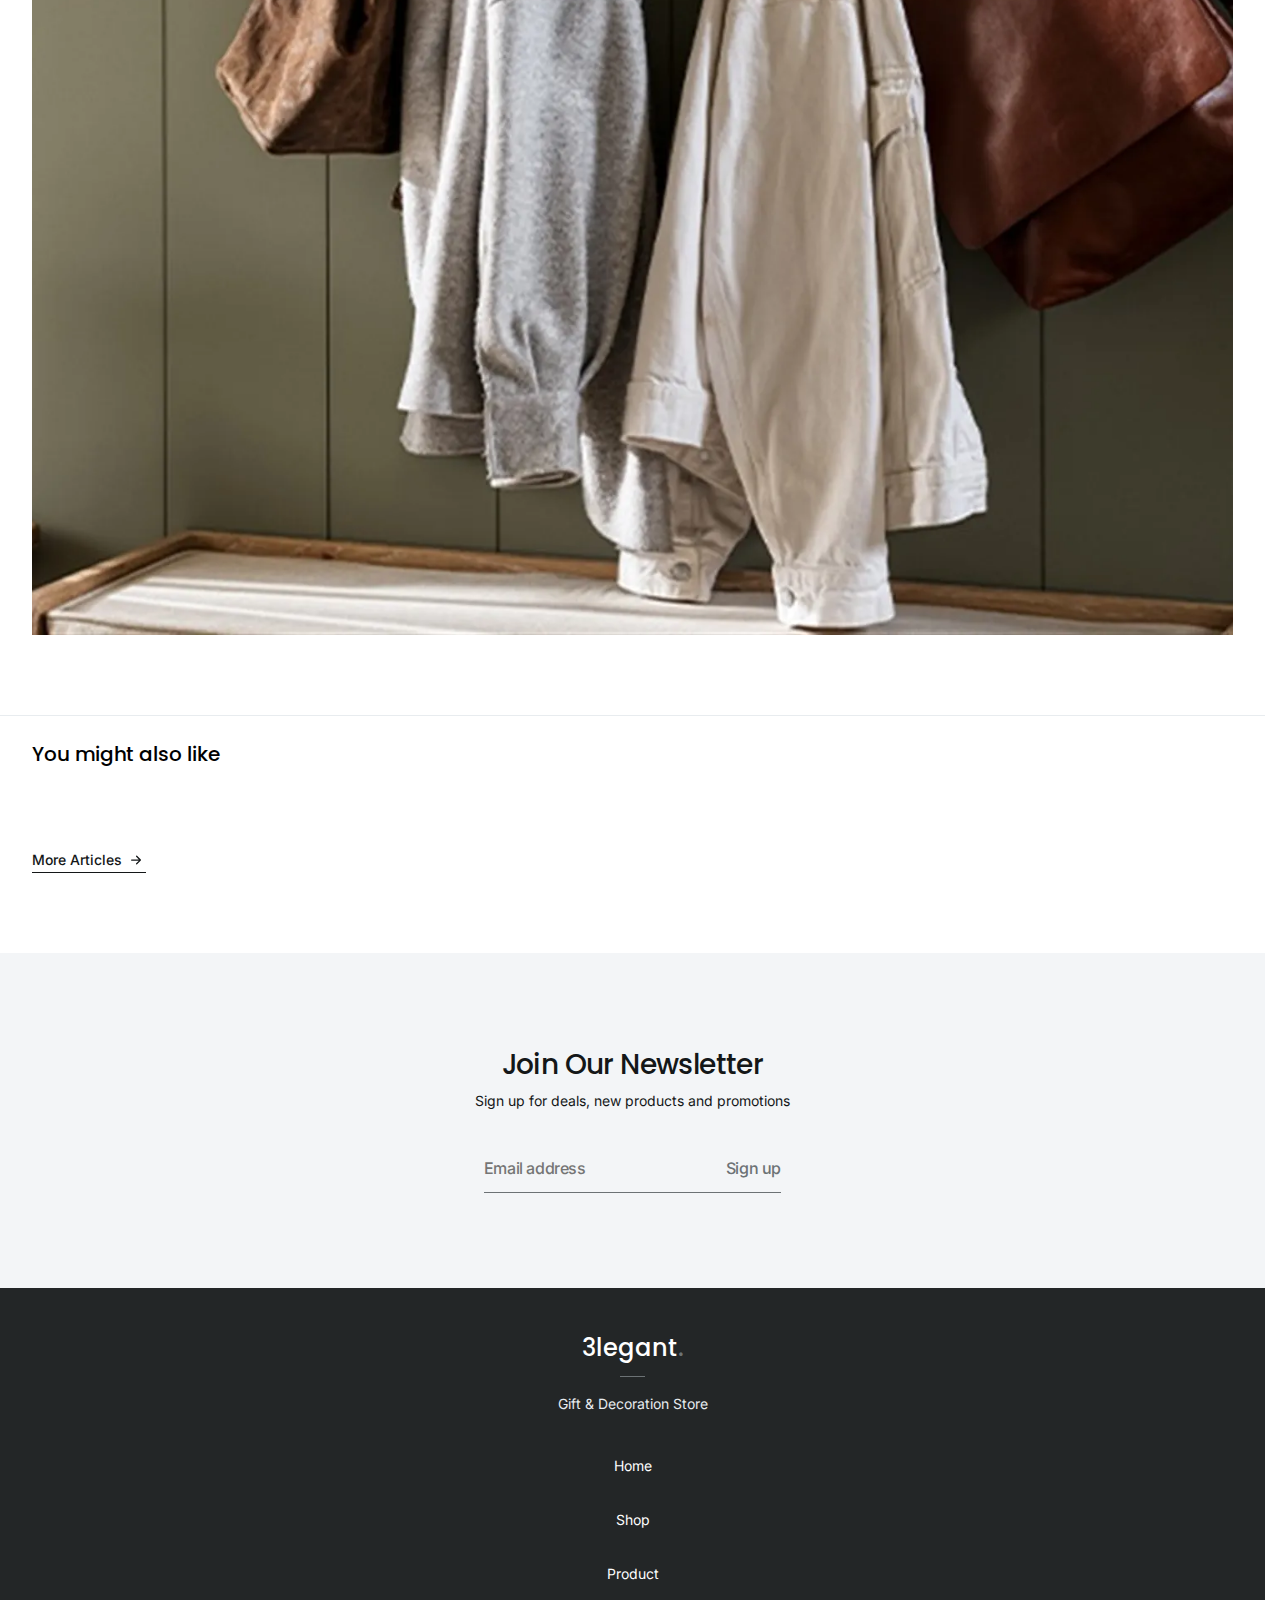
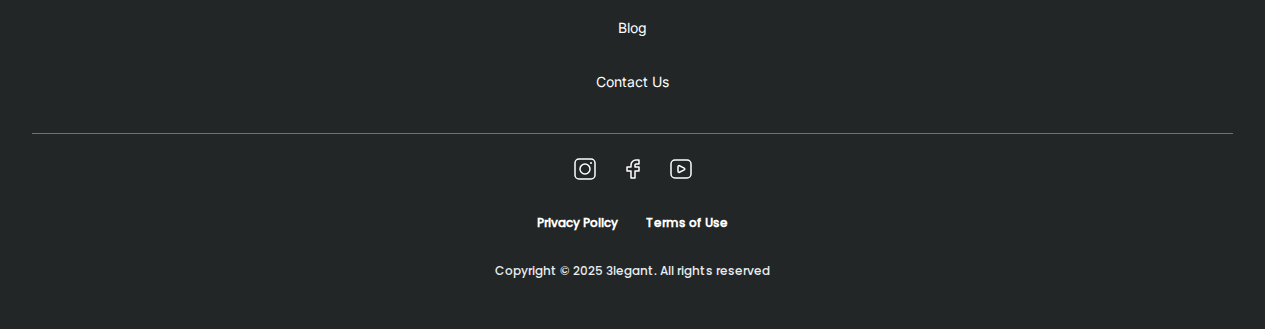
<file: blog/article-6.html>
<!DOCTYPE html>
<html lang="en">
  <head>
    <meta charset="UTF-8" />
    <meta name="viewport" content="width=device-width, initial-scale=1.0" />
    <title>
      3legant Shop | Warm tones and natural textures: entryway inspiration
    </title>
    <link rel="icon" href="../images/favicon.svg" />
    <link rel="stylesheet" href="../css/style.css" />
    <script src="../js/main.js" defer></script>
  </head>

  <body class="article-page">
    <!-- Header  -->

    <header class="header">
      <div class="header__left">
        <button class="header__hamburger" aria-label="Toggle menu">
          <span
            class="header__hamburger-line header__hamburger-line--top"
          ></span>
          <span
            class="header__hamburger-line header__hamburger-line--middle"
          ></span>
          <span
            class="header__hamburger-line header__hamburger-line--bottom"
          ></span>
        </button>
        <a href="../index.html" class="header__logo">
          <span class="logo">3legant<span class="logo__dot">.</span></span>
        </a>
      </div>
      <div class="header__right">
        <a href="/cart" class="header__cart">
          <svg
            viewBox="0 0 24 24"
            xmlns="http://www.w3.org/2000/svg"
            xmlns:xlink="http://www.w3.org/1999/xlink"
            width="24.000000"
            height="24.000000"
            fill="none"
          >
            <rect
              id="outline/shopping bag"
              width="24.000000"
              height="24.000000"
              x="0.000000"
              y="0.000000"
            />
            <path
              id="Rectangle 773"
              d="M15 6L15 7C15 8.65685 13.6569 10 12 10C10.3431 10 9 8.65685 9 7L9 6"
              stroke="rgb(20,23,24)"
              stroke-linecap="round"
              stroke-linejoin="round"
              stroke-width="1.5"
            />
            <path
              id="Rectangle 772"
              d="M15.6116 3C17.5669 3 19.2357 4.41365 19.5572 6.3424L21.2238 16.3424C21.6302 18.7805 19.75 21 17.2783 21L6.72194 21C4.25018 21 2.37001 18.7805 2.77636 16.3424L4.44303 6.3424C4.76449 4.41365 6.43325 3 8.3886 3L15.6116 3Z"
              fill-rule="evenodd"
              stroke="rgb(20,23,24)"
              stroke-linejoin="round"
              stroke-width="1.5"
            />
          </svg>
        </a>
      </div>
      <div class="header__mobile-menu">
        <div class="mobile-menu__top">
          <div class="mobile-menu__topline">
            <a href="../index.html" class="mobile-menu__logo">
              <span class="logo">3legant<span class="logo__dot">.</span></span>
            </a>
            <button class="mobile-menu__close-button">
              <svg
                class="mobile-menu__close-icon"
                fill="#343839"
                height="14px"
                width="14px"
                version="1.1"
                id="Capa_1"
                xmlns="http://www.w3.org/2000/svg"
                xmlns:xlink="http://www.w3.org/1999/xlink"
                viewBox="0 0 460.775 460.775"
                xml:space="preserve"
                stroke="#343839"
              >
                <path
                  d="M285.08,230.397L456.218,59.27c6.076-6.077,6.076-15.911,0-21.986L423.511,4.565c-2.913-2.911-6.866-4.55-10.992-4.55 c-4.127,0-8.08,1.639-10.993,4.55l-171.138,171.14L59.25,4.565c-2.913-2.911-6.866-4.55-10.993-4.55 c-4.126,0-8.08,1.639-10.992,4.55L4.558,37.284c-6.077,6.075-6.077,15.909,0,21.986l171.138,171.128L4.575,401.505 c-6.074,6.077-6.074,15.911,0,21.986l32.709,32.719c2.911,2.911,6.865,4.55,10.992,4.55c4.127,0,8.08-1.639,10.994-4.55 l171.117-171.12l171.118,171.12c2.913,2.911,6.866,4.55,10.993,4.55c4.128,0,8.081-1.639,10.992-4.55l32.709-32.719 c6.074-6.075,6.074-15.909,0-21.986L285.08,230.397z"
                ></path>
              </svg>
            </button>
          </div>
          <form class="mobile-menu__search-form" action="/search" method="get">
            <div class="search-wrapper">
              <svg
                class="search-form__icon"
                viewBox="0 0 21.5031 21.5031"
                xmlns="http://www.w3.org/2000/svg"
                xmlns:xlink="http://www.w3.org/1999/xlink"
                width="21.503052"
                height="21.503052"
                fill="none"
              >
                <path
                  id="Vector"
                  d="M10.25 0.75C5.00329 0.75 0.75 5.00329 0.75 10.25C0.75 15.4967 5.00329 19.75 10.25 19.75C15.4967 19.75 19.75 15.4967 19.75 10.25C19.75 5.00329 15.4967 0.75 10.25 0.75ZM17.25 17.25L20.75 20.75"
                  fill-rule="evenodd"
                  stroke="rgb(20,23,24)"
                  stroke-linecap="round"
                  stroke-linejoin="round"
                  stroke-width="1.5"
                />
              </svg>
              <input
                type="text"
                name="q"
                class="search-input"
                placeholder="Search"
              />
            </div>
          </form>
          <nav class="mobile-menu__nav">
            <ul class="mobile-menu__navigation">
              <li>
                <a href="index.html" class="mobile-menu__navigation-link"
                  >Home</a
                >
              </li>
              <li><a href="../shop.html" class="mobile-menu__navigation-link">Shop</a></li>
              <li>
                <a href="#" class="mobile-menu__navigation-link">Product</a>
              </li>
              <li>
                <a href="#" class="mobile-menu__navigation-link">Contact Us</a>
              </li>
            </ul>
          </nav>
        </div>
        <div class="mobile-menu__bottom">
          <ul class="mobile-menu__bottom-actions">
            <li class="mobile-menu__bottom-item">
              <span class="mobile-menu__bottom-item-name">Cart</span>
              <button class="mobile-menu__bottom-item-button" aria-label="Cart">
                <svg
                  viewBox="0 0 24 24"
                  xmlns="http://www.w3.org/2000/svg"
                  xmlns:xlink="http://www.w3.org/1999/xlink"
                  width="24.000000"
                  height="24.000000"
                  fill="none"
                >
                  <rect
                    id="outline/shopping bag"
                    width="24.000000"
                    height="24.000000"
                    x="0.000000"
                    y="0.000000"
                  />
                  <path
                    id="Rectangle 773"
                    d="M15 6L15 7C15 8.65685 13.6569 10 12 10C10.3431 10 9 8.65685 9 7L9 6"
                    stroke="rgb(20,23,24)"
                    stroke-linecap="round"
                    stroke-linejoin="round"
                    stroke-width="1.5"
                  />
                  <path
                    id="Rectangle 772"
                    d="M15.6116 3C17.5669 3 19.2357 4.41365 19.5572 6.3424L21.2238 16.3424C21.6302 18.7805 19.75 21 17.2783 21L6.72194 21C4.25018 21 2.37001 18.7805 2.77636 16.3424L4.44303 6.3424C4.76449 4.41365 6.43325 3 8.3886 3L15.6116 3Z"
                    fill-rule="evenodd"
                    stroke="rgb(20,23,24)"
                    stroke-linejoin="round"
                    stroke-width="1.5"
                  />
                </svg>
              </button>
            </li>

            <li class="mobile-menu__bottom-item">
              <span class="mobile-menu__bottom-item-name">Wishlist</span>
              <button
                class="mobile-menu__bottom-item-button"
                aria-label="Wishlist"
              >
                <svg
                  viewBox="0 0 24 24"
                  xmlns="http://www.w3.org/2000/svg"
                  xmlns:xlink="http://www.w3.org/1999/xlink"
                  width="24.000000"
                  height="24.000000"
                  fill="none"
                >
                  <rect
                    id="icons/Heart/Line"
                    width="24.000000"
                    height="24.000000"
                    x="0.000000"
                    y="0.000000"
                  />
                  <path
                    id="Shape"
                    d="M12.6924 6.91706C12.3055 7.28838 11.6945 7.28838 11.3076 6.91706L10.6152 6.2526C9.80477 5.47487 8.70994 5 7.5 5C5.01472 5 3 7.01472 3 9.5C3 11.8826 4.28979 13.8501 6.15176 15.4666C8.01532 17.0844 10.2434 18.1574 11.5746 18.7051C11.853 18.8196 12.147 18.8196 12.4254 18.7051C13.7566 18.1574 15.9847 17.0844 17.8482 15.4666C19.7102 13.85 21 11.8826 21 9.5C21 7.01472 18.9853 5 16.5 5C15.2901 5 14.1952 5.47487 13.3848 6.2526L12.6924 6.91706ZM12 4.80957C10.8321 3.6888 9.24649 3 7.5 3C3.91015 3 1 5.91015 1 9.5C1 15.8683 7.97034 19.385 10.8138 20.5547C11.5796 20.8697 12.4204 20.8697 13.1862 20.5547C16.0297 19.385 23 15.8682 23 9.5C23 5.91015 20.0899 3 16.5 3C14.7535 3 13.1679 3.6888 12 4.80957Z"
                    fill="rgb(20,23,24)"
                    fill-rule="evenodd"
                  />
                </svg>
              </button>
            </li>
          </ul>
          <button class="mobile-menu__sign-in-button">Sign In</button>
          <div class="mobile-menu__social-icons">
            <button class="social-icons__button">
              <a
                href="https://www.instagram.com/"
                target="_blank"
                class="social-icons__link"
              >
                <svg
                  viewBox="0 0 24 24"
                  xmlns="http://www.w3.org/2000/svg"
                  xmlns:xlink="http://www.w3.org/1999/xlink"
                  width="24.000000"
                  height="24.000000"
                  fill="none"
                >
                  <rect
                    id="social/outline/instagram"
                    width="24.000000"
                    height="24.000000"
                    x="0.000000"
                    y="0.000000"
                    fill="rgb(255,255,255)"
                    fill-opacity="0"
                  />
                  <rect
                    id="Vector"
                    width="20.000000"
                    height="20.000000"
                    x="2.000000"
                    y="2.000000"
                    rx="4.000000"
                    stroke="rgb(20,23,24)"
                    stroke-width="1.5"
                  />
                  <circle
                    id="Vector"
                    cx="18"
                    cy="6"
                    r="1"
                    fill="rgb(20,23,24)"
                  />
                  <circle
                    id="Vector"
                    cx="12"
                    cy="12"
                    r="5"
                    stroke="rgb(20,23,24)"
                    stroke-width="1.5"
                  />
                </svg>
              </a>
            </button>
            <button class="social-icons__button">
              <a
                href="https://www.facebook.com//"
                target="_blank"
                class="social-icons__link"
              >
                <svg
                  viewBox="0 0 24 24"
                  xmlns="http://www.w3.org/2000/svg"
                  xmlns:xlink="http://www.w3.org/1999/xlink"
                  width="24.000000"
                  height="24.000000"
                  fill="none"
                >
                  <rect
                    id="social/outline/facebook"
                    width="24.000000"
                    height="24.000000"
                    x="0.000000"
                    y="0.000000"
                  />
                  <path
                    id="Vector 2998"
                    d="M18 3L18 7L15 7C14.4477 7 14 7.44772 14 8L14 10L18 10L18 14L14 14L14 21L10 21L10 14L6 14L6 10L10 10L10 8C10 5.23858 12.2386 3 15 3L18 3Z"
                    stroke="rgb(20,23,24)"
                    stroke-linecap="round"
                    stroke-linejoin="round"
                    stroke-width="1.5"
                  />
                </svg>
              </a>
            </button>
            <button class="social-icons__button">
              <a
                href="https://www.youtube.com/"
                target="_blank"
                class="social-icons__link"
              >
                <svg
                  viewBox="0 0 24 24"
                  xmlns="http://www.w3.org/2000/svg"
                  xmlns:xlink="http://www.w3.org/1999/xlink"
                  width="24.000000"
                  height="24.000000"
                  fill="none"
                >
                  <rect
                    id="social/outline/youtube"
                    width="24.000000"
                    height="24.000000"
                    x="0.000000"
                    y="0.000000"
                  />
                  <rect
                    id="Rectangle 1083"
                    width="20.000000"
                    height="18.000000"
                    x="2.000000"
                    y="3.000000"
                    rx="4.000000"
                    stroke="rgb(20,23,24)"
                    stroke-width="1.5"
                  />
                  <path
                    id="Vector 2900"
                    d="M10.4472 8.72361C9.78231 8.39116 9 8.87465 9 9.61803L9 14.382C9 15.1253 9.78231 15.6088 10.4472 15.2764L15.2111 12.8944C15.9482 12.5259 15.9482 11.4741 15.2111 11.1056L10.4472 8.72361Z"
                    stroke="rgb(20,23,24)"
                    stroke-linecap="round"
                    stroke-width="1.5"
                  />
                </svg>
              </a>
            </button>
          </div>
        </div>
      </div>
    </header>

    <!-- Main -->
    <main class="main">
      <!-- Article -->

      <a href="../blog.html" class="article-page__back-link">
        <svg
          width="8"
          height="12"
          viewBox="0 0 8 12"
          fill="none"
          xmlns="http://www.w3.org/2000/svg"
        >
          <path
            d="M6 1 L1 6 L6 11"
            stroke="#6C7275"
            stroke-width="2"
            stroke-linecap="round"
            stroke-linejoin="round"
          /></svg
        >Back to Blog
      </a>

      <section class="article">
        <div class="article__header">
          <span class="article__label">Article</span>
          <h1 class="article__title">
            Warm tones and natural textures: entryway inspiration
          </h1>
          <div class="article__meta">
            <span class="article__author">
              <svg
                width="16px"
                height="16px"
                viewBox="0 0 17 17"
                fill="none"
                xmlns="http://www.w3.org/2000/svg"
                transform="rotate(0)"
              >
                <g id="SVGRepo_iconCarrier">
                  <circle
                    cx="12"
                    cy="9"
                    r="3"
                    stroke="rgba(108, 114, 117, 1)"
                    stroke-width="1.5"
                  ></circle>
                  <circle
                    cx="12"
                    cy="12"
                    r="10"
                    stroke="rgba(108, 114, 117, 1)"
                    stroke-width="1.5"
                  ></circle>
                  <path
                    d="M17.9691 20C17.81 17.1085 16.9247 15 11.9999 15C7.07521 15 6.18991 17.1085 6.03076 20"
                    stroke="rgba(108, 114, 117, 1)"
                    stroke-width="1.5"
                    stroke-linecap="round"
                  ></path>
                </g></svg
              >Jhon Doe
            </span>
            <time class="article__date" datetime="2025-10-12"
              ><svg
                width="16px"
                height="16px"
                viewBox="0 0 17 17"
                version="1.1"
                xmlns="http://www.w3.org/2000/svg"
                xmlns:xlink="http://www.w3.org/1999/xlink"
                xmlns:sketch="http://www.bohemiancoding.com/sketch/ns"
                fill="#6C7275"
              >
                <g id="SVGRepo_iconCarrier">
                  <title>calendar</title>
                  <desc>Created with Sketch Beta.</desc>
                  <defs></defs>
                  <g
                    id="Page-1"
                    stroke="none"
                    stroke-width="1"
                    fill="none"
                    fill-rule="evenodd"
                    sketch:type="MSPage"
                  >
                    <g
                      id="Icon-Set"
                      sketch:type="MSLayerGroup"
                      transform="translate(-309.000000, -359.000000)"
                      fill="#6C7275"
                    >
                      <path
                        d="M323,383 L325,383 L325,385 L323,385 L323,383 Z M323,387 L325,387 C326.104,387 327,386.104 327,385 L327,383 C327,381.896 326.104,381 325,381 L323,381 C321.896,381 321,381.896 321,383 L321,385 C321,386.104 321.896,387 323,387 L323,387 Z M315,383 L317,383 L317,385 L315,385 L315,383 Z M315,387 L317,387 C318.104,387 319,386.104 319,385 L319,383 C319,381.896 318.104,381 317,381 L315,381 C313.896,381 313,381.896 313,383 L313,385 C313,386.104 313.896,387 315,387 L315,387 Z M323,375 L325,375 L325,377 L323,377 L323,375 Z M323,379 L325,379 C326.104,379 327,378.104 327,377 L327,375 C327,373.896 326.104,373 325,373 L323,373 C321.896,373 321,373.896 321,375 L321,377 C321,378.104 321.896,379 323,379 L323,379 Z M315,375 L317,375 L317,377 L315,377 L315,375 Z M315,379 L317,379 C318.104,379 319,378.104 319,377 L319,375 C319,373.896 318.104,373 317,373 L315,373 C313.896,373 313,373.896 313,375 L313,377 C313,378.104 313.896,379 315,379 L315,379 Z M337,367 L311,367 L311,365 C311,363.896 311.896,363 313,363 L317,363 L317,364 C317,364.553 317.447,365 318,365 C318.553,365 319,364.553 319,364 L319,363 L329,363 L329,364 C329,364.553 329.447,365 330,365 C330.553,365 331,364.553 331,364 L331,363 L335,363 C336.104,363 337,363.896 337,365 L337,367 L337,367 Z M337,387 C337,388.104 336.104,389 335,389 L313,389 C311.896,389 311,388.104 311,387 L311,369 L337,369 L337,387 L337,387 Z M335,361 L331,361 L331,360 C331,359.448 330.553,359 330,359 C329.447,359 329,359.448 329,360 L329,361 L319,361 L319,360 C319,359.448 318.553,359 318,359 C317.447,359 317,359.448 317,360 L317,361 L313,361 C310.791,361 309,362.791 309,365 L309,387 C309,389.209 310.791,391 313,391 L335,391 C337.209,391 339,389.209 339,387 L339,365 C339,362.791 337.209,361 335,361 L335,361 Z M331,375 L333,375 L333,377 L331,377 L331,375 Z M331,379 L333,379 C334.104,379 335,378.104 335,377 L335,375 C335,373.896 334.104,373 333,373 L331,373 C329.896,373 329,373.896 329,375 L329,377 C329,378.104 329.896,379 331,379 L331,379 Z M331,383 L333,383 L333,385 L331,385 L331,383 Z M331,387 L333,387 C334.104,387 335,386.104 335,385 L335,383 C335,381.896 334.104,381 333,381 L331,381 C329.896,381 329,381.896 329,383 L329,385 C329,386.104 329.896,387 331,387 L331,387 Z"
                        id="calendar"
                        sketch:type="MSShapeGroup"
                      ></path>
                    </g>
                  </g>
                </g></svg
              >October 12, 2025</time
            >
          </div>
        </div>
        <div class="article__body">
          <img
            src="../images/blog-posts-images/article-6/article-6-image-1.webp"
            alt=""
            class="article__image"
          />
          <div class="article__text-block">
            <p class="article__text">
              Your entryway sets the first impression. Use warm colors and
              natural materials to create a welcoming and functional space.
            </p>
            <h2 class="article__subtitle">Wooden accents</h2>
            <p class="article__text">
              Incorporate wooden benches, shoe racks, or shelves. Wood adds
              warmth and durability to a high-traffic area.
            </p>
          </div>
          <img
            src="../images/blog-posts-images/article-6/article-6-image-2.webp"
            alt=""
            class="article__image"
          />
          <div class="article__text-block">
            <h2 class="article__subtitle">Soft lighting</h2>
            <p class="article__text">
              Use warm lamps or sconces to create an inviting glow. Soft
              lighting improves mood and enhances textures in the entryway.
            </p>
          </div>
          <img
            src="../images/blog-posts-images/article-6/article-6-image-3.webp"
            alt=""
            class="article__image"
          />
          <div class="article__text-block">
            <h2 class="article__subtitle">Functional decor</h2>
            <p class="article__text">
              Add hooks for coats, baskets for accessories, and a small rug for
              shoes. Combining beauty and utility ensures a tidy entryway.
            </p>
          </div>
          <img
            src="../images/blog-posts-images/article-6/article-6-image-4.webp"
            alt=""
            class="article__image"
          />
        </div>
      </section>

      <section class="recommended-articles">
        <h4 class="recommended-articles__title">You might also like</h4>
        <div class="recommended-articles__list" id="recommendedList"></div>
        <a href="../blog.html" class="cta-link recommended-articles__link"
          >More Articles
          <svg
            xmlns="http://www.w3.org/2000/svg"
            width="20"
            height="20"
            fill="currentColor"
            class="bi bi-arrow-right-short"
            viewBox="0 0 16 16"
          >
            <path
              fill-rule="evenodd"
              d="M4 8a.5.5 0 0 1 .5-.5h5.793L8.146 5.354a.5.5 0 1 1 .708-.708l3 3a.5.5 0 0 1 0 .708l-3 3a.5.5 0 0 1-.708-.708L10.293 8.5H4.5A.5.5 0 0 1 4 8"
            />
          </svg>
        </a>
      </section>

      <!-- Newsletter -->

      <section class="newsletter">
        <div class="newsletter__header">
          <span class="newsletter__title">Join Our Newsletter</span>
          <p class="newsletter__description">
            Sign up for deals, new products and promotions
          </p>
        </div>
        <form class="newsletter__form">
          <div class="newsletter__field">
            <input
              type="email"
              id="newsletter-email"
              name="email"
              class="newsletter__input"
              placeholder="Email address"
              required
            />
            <button type="submit" class="newsletter__button">Sign up</button>
          </div>
        </form>
      </section>
    </main>

    <!-- Footer -->

    <footer class="footer">
      <div class="footer__header">
        <a href="#" class="footer__logo"
          >3legant<span class="logo__dot">.</span></a
        >
        <span class="footer__tagline">Gift & Decoration Store</span>
      </div>
      <nav class="footer__navigation">
        <ul class="footer__navigation-list">
          <li class="footer__navigation-item">
            <a href="#" class="footer__navigation-link">Home</a>
          </li>
          <li class="footer__navigation-item">
            <a href="../shop.html" class="footer__navigation-link">Shop</a>
          </li>
          <li class="footer__navigation-item">
            <a href="#" class="footer__navigation-link">Product</a>
          </li>
          <li class="footer__navigation-item">
            <a href="../blog.html" class="footer__navigation-link">Blog</a>
          </li>
          <li class="footer__navigation-item">
            <a href="#" class="footer__navigation-link">Contact Us</a>
          </li>
        </ul>
      </nav>
      <div class="footer__social-links">
        <a
          href="https://www.instagram.com/"
          target="_blank"
          class="footer__social-link"
        >
          <svg
            viewBox="0 0 24 24"
            xmlns="http://www.w3.org/2000/svg"
            xmlns:xlink="http://www.w3.org/1999/xlink"
            width="24.000000"
            height="24.000000"
            fill="none"
          >
            <rect
              id="social/outline/instagram"
              width="24.000000"
              height="24.000000"
              x="0.000000"
              y="0.000000"
              fill="rgb(255,255,255)"
              fill-opacity="0"
            />
            <rect
              id="Vector"
              width="20.000000"
              height="20.000000"
              x="2.000000"
              y="2.000000"
              rx="4.000000"
              stroke="rgb(254, 254, 254)"
              stroke-width="1.5"
            />
            <circle
              id="Vector"
              cx="18"
              cy="6"
              r="1"
              fill="rgb(254, 254, 254)"
            />
            <circle
              id="Vector"
              cx="12"
              cy="12"
              r="5"
              stroke="rgb(254, 254, 254)"
              stroke-width="1.5"
            />
          </svg>
        </a>
        <a
          href="https://www.facebook.com//"
          target="_blank"
          class="footer__social-link"
        >
          <svg
            viewBox="0 0 24 24"
            xmlns="http://www.w3.org/2000/svg"
            xmlns:xlink="http://www.w3.org/1999/xlink"
            width="24.000000"
            height="24.000000"
            fill="none"
          >
            <rect
              id="social/outline/facebook"
              width="24.000000"
              height="24.000000"
              x="0.000000"
              y="0.000000"
            />
            <path
              id="Vector 2998"
              d="M18 3L18 7L15 7C14.4477 7 14 7.44772 14 8L14 10L18 10L18 14L14 14L14 21L10 21L10 14L6 14L6 10L10 10L10 8C10 5.23858 12.2386 3 15 3L18 3Z"
              stroke="rgb(254, 254, 254)"
              stroke-linecap="round"
              stroke-linejoin="round"
              stroke-width="1.5"
            />
          </svg>
        </a>
        <a
          href="https://www.youtube.com/"
          target="_blank"
          class="footer__social-link"
        >
          <svg
            viewBox="0 0 24 24"
            xmlns="http://www.w3.org/2000/svg"
            xmlns:xlink="http://www.w3.org/1999/xlink"
            width="24.000000"
            height="24.000000"
            fill="none"
          >
            <rect
              id="social/outline/youtube"
              width="24.000000"
              height="24.000000"
              x="0.000000"
              y="0.000000"
            />
            <rect
              id="Rectangle 1083"
              width="20.000000"
              height="18.000000"
              x="2.000000"
              y="3.000000"
              rx="4.000000"
              stroke="rgb(254, 254, 254)"
              stroke-width="1.5"
            />
            <path
              id="Vector 2900"
              d="M10.4472 8.72361C9.78231 8.39116 9 8.87465 9 9.61803L9 14.382C9 15.1253 9.78231 15.6088 10.4472 15.2764L15.2111 12.8944C15.9482 12.5259 15.9482 11.4741 15.2111 11.1056L10.4472 8.72361Z"
              stroke="rgb(254, 254, 254)"
              stroke-linecap="round"
              stroke-width="1.5"
            />
          </svg>
        </a>
      </div>
      <div class="footer__legal">
        <span class="footer_privacy-policy">Privacy Policy</span>
        <span class="footer__terms-of-use">Terms of Use</span>
      </div>
      <span class="footer__copyright"
        >Copyright © 2025 3legant. All rights reserved</span
      >
    </footer>
  </body>
</html>
</file>
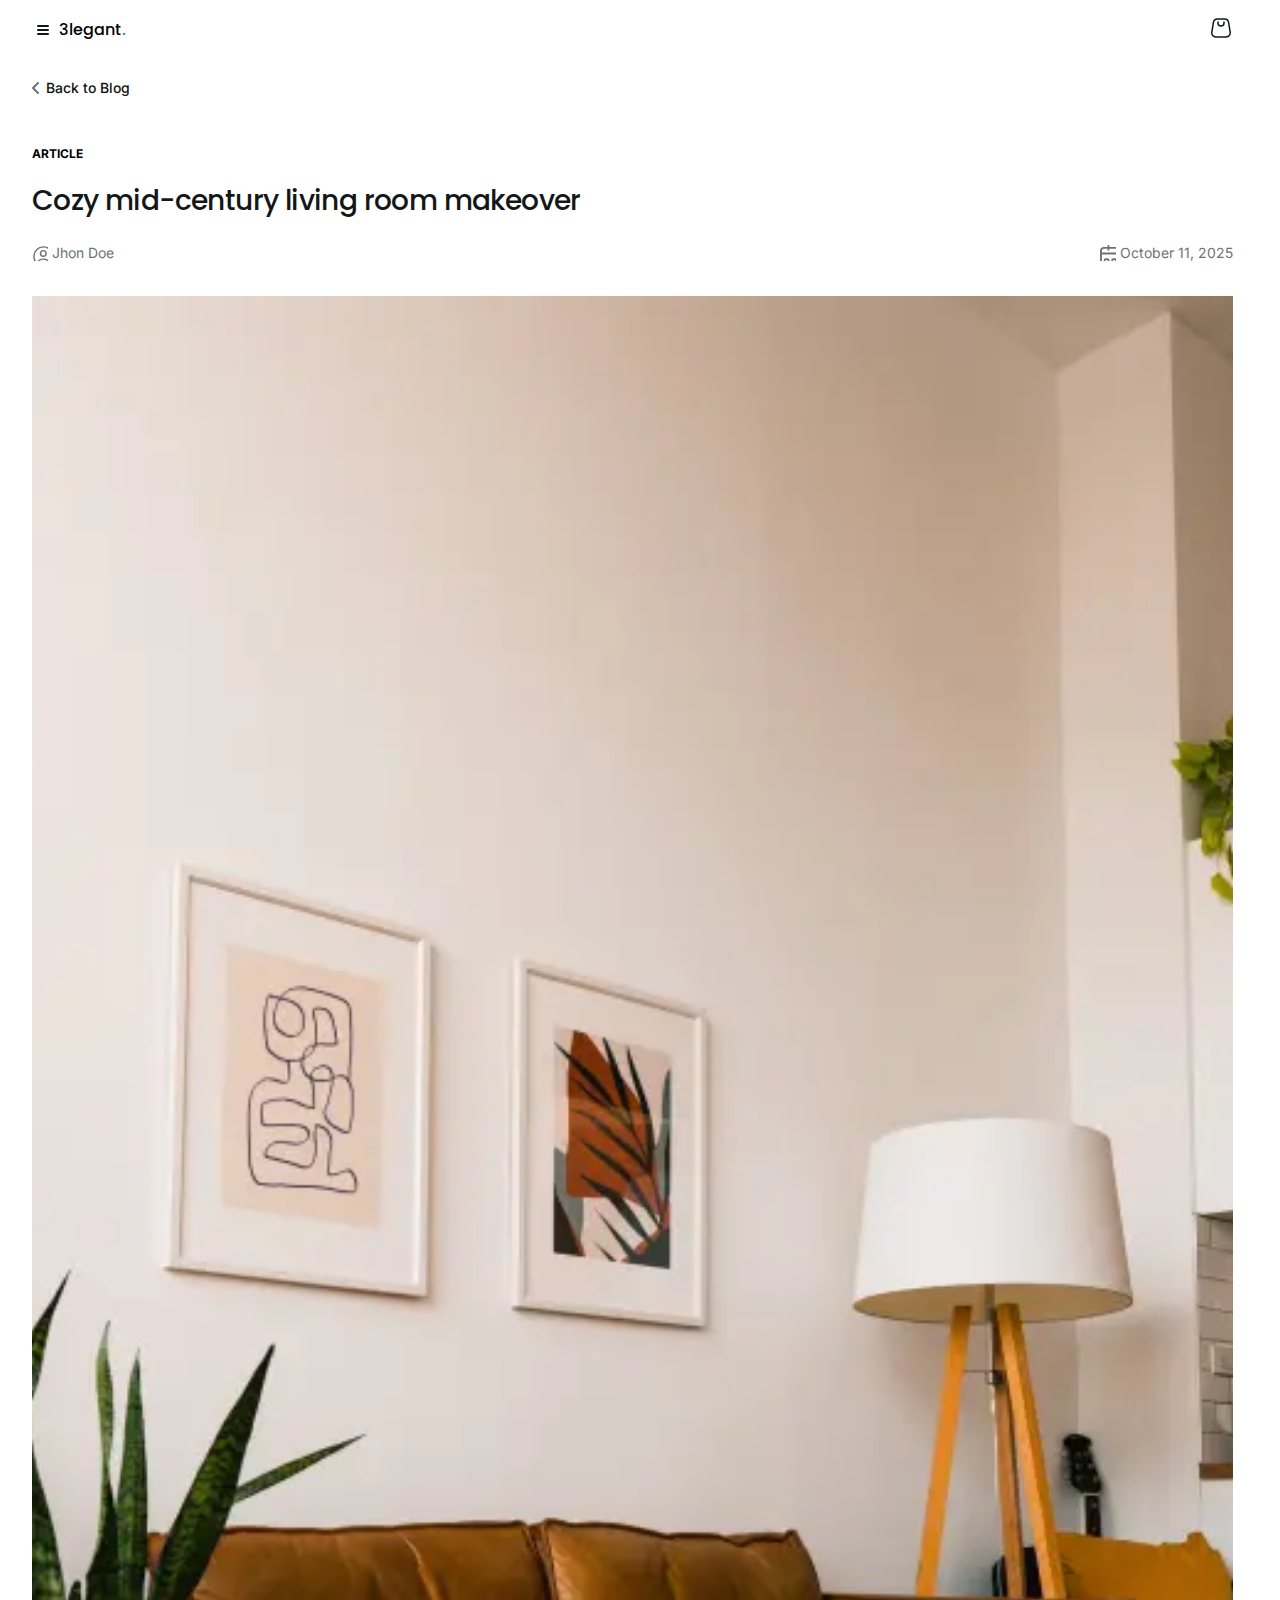
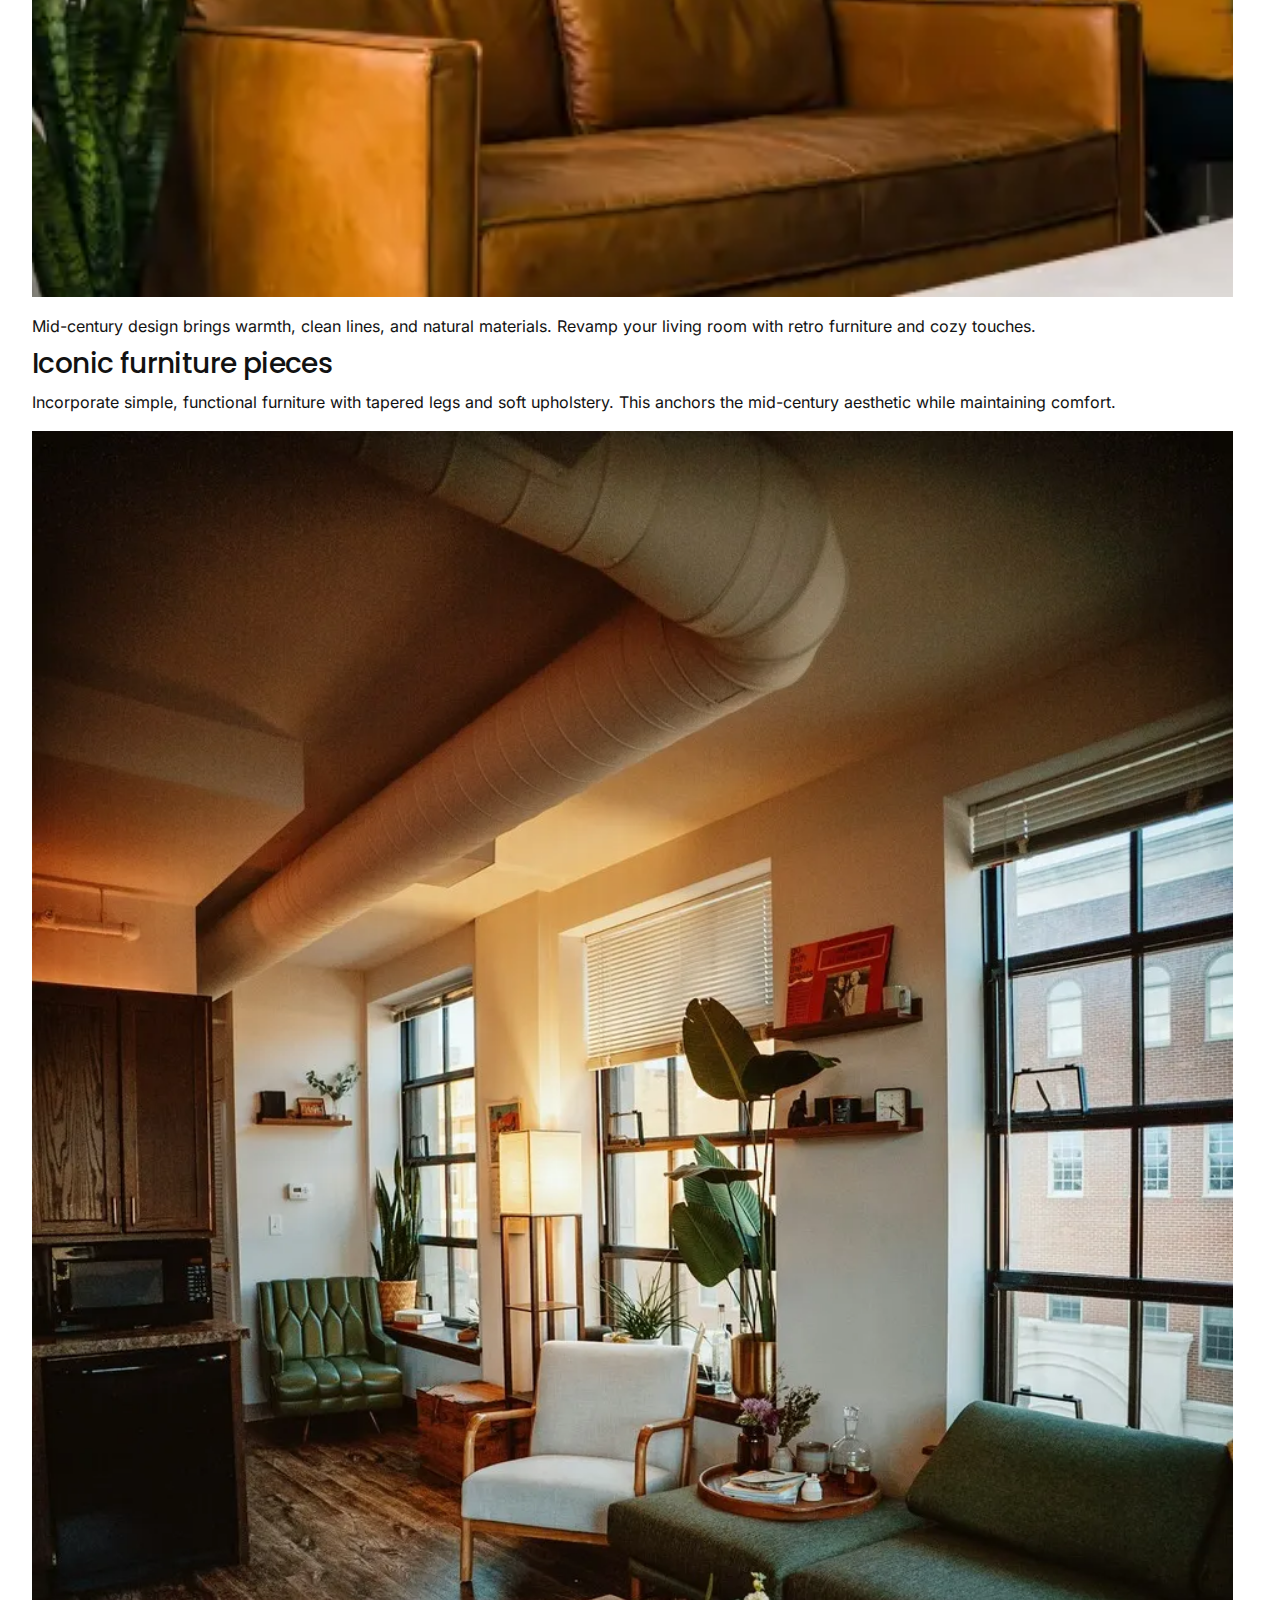
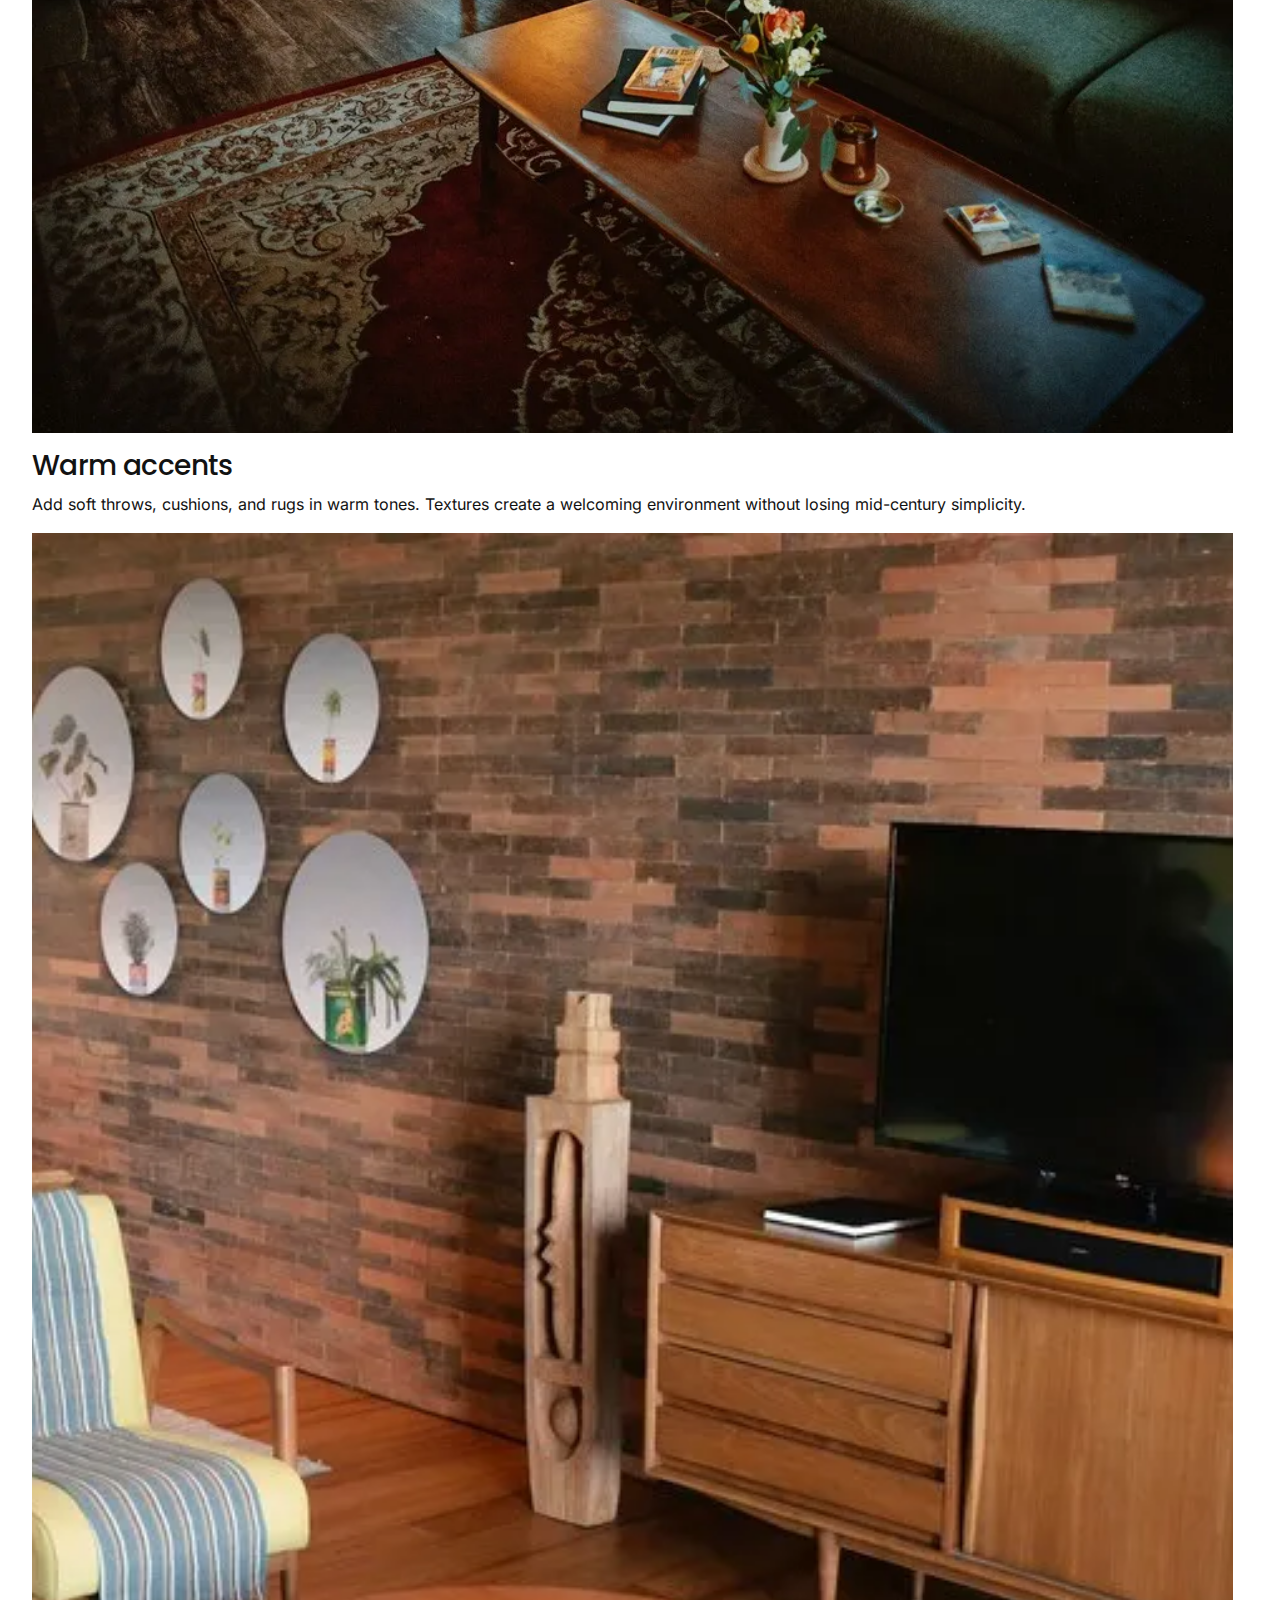
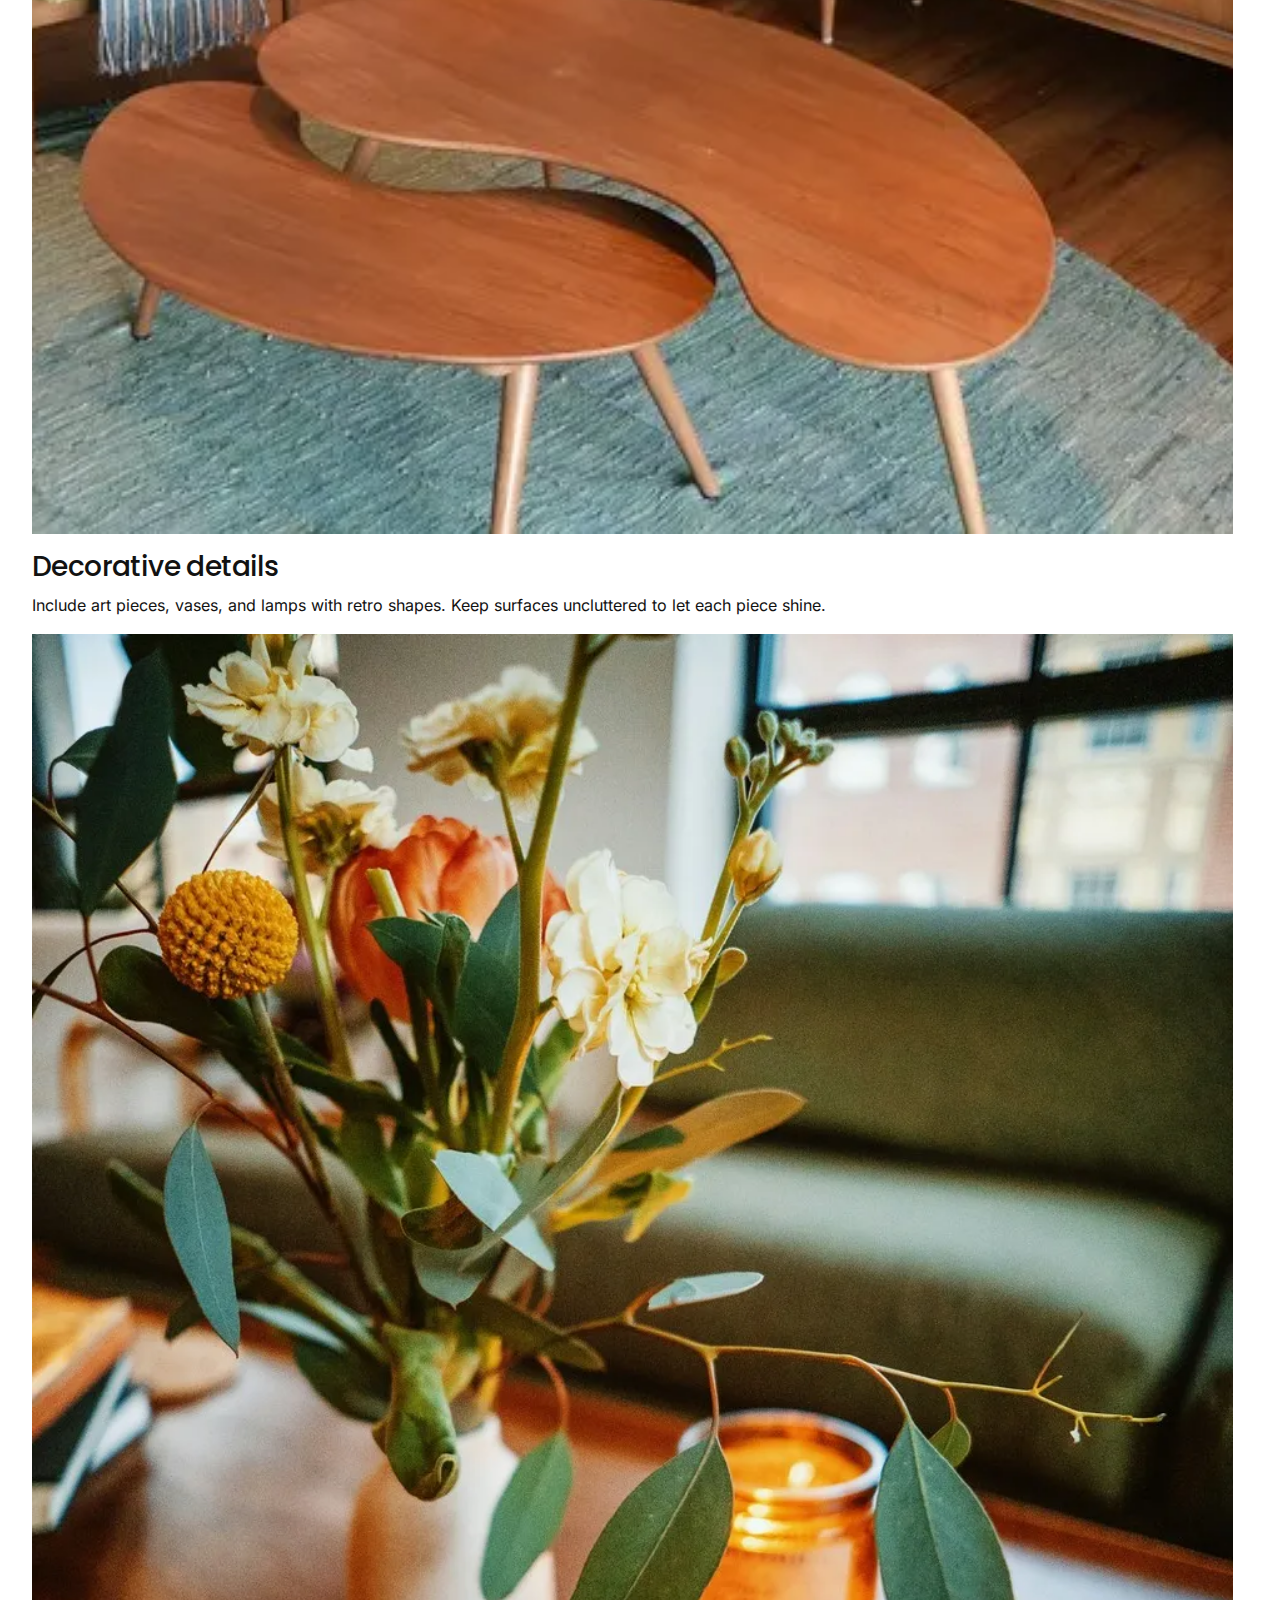
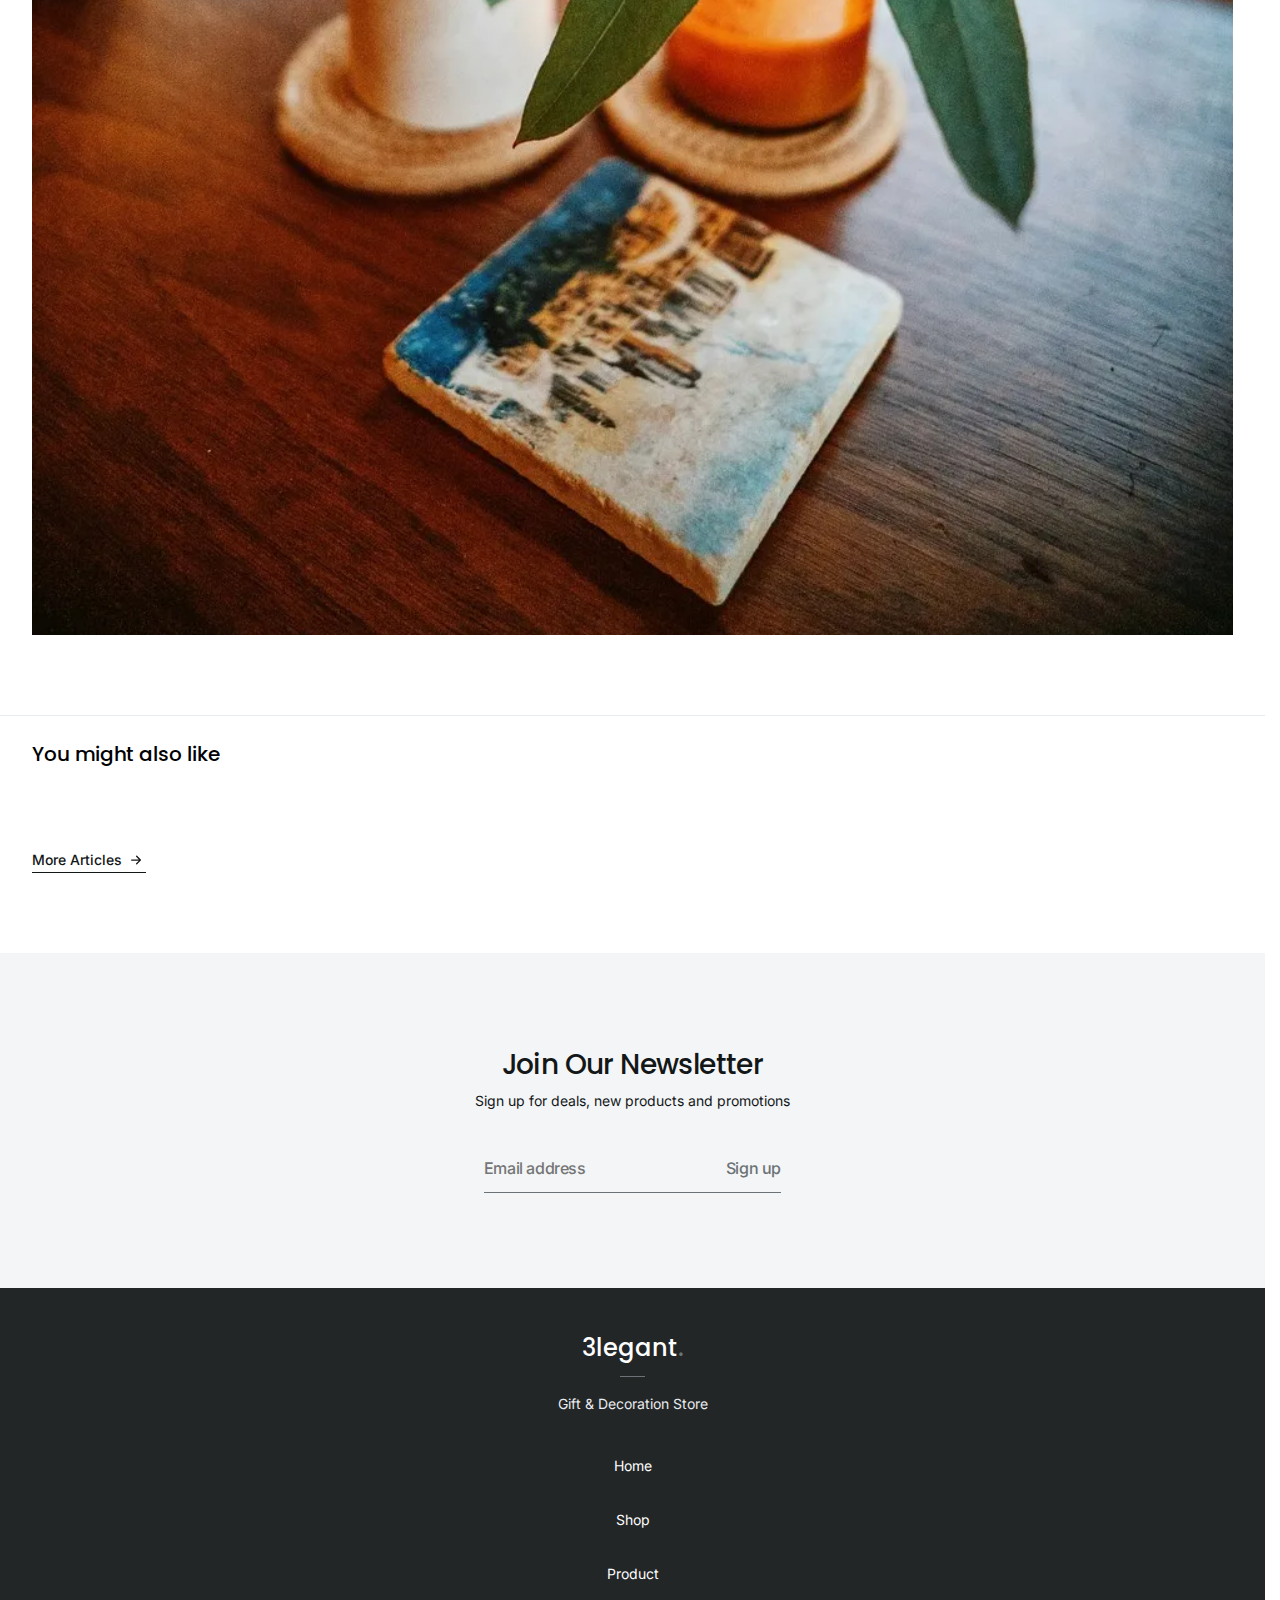
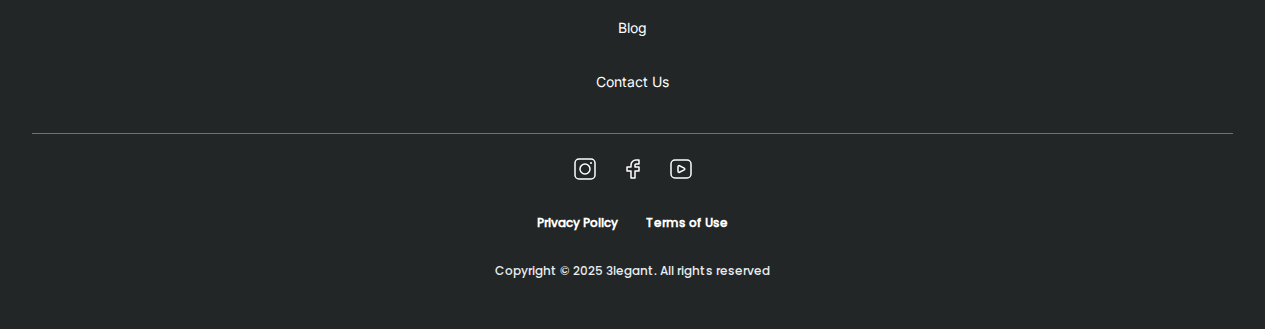
<file: blog/article-7.html>
<!DOCTYPE html>
<html lang="en">
  <head>
    <meta charset="UTF-8" />
    <meta name="viewport" content="width=device-width, initial-scale=1.0" />
    <title>3legant Shop | Cozy mid-century living room makeover</title>
    <link rel="icon" href="../images/favicon.svg" />
    <link rel="stylesheet" href="../css/style.css" />
    <script src="../js/main.js" defer></script>
  </head>

  <body class="article-page">
    <!-- Header  -->

    <header class="header">
      <div class="header__left">
        <button class="header__hamburger" aria-label="Toggle menu">
          <span
            class="header__hamburger-line header__hamburger-line--top"
          ></span>
          <span
            class="header__hamburger-line header__hamburger-line--middle"
          ></span>
          <span
            class="header__hamburger-line header__hamburger-line--bottom"
          ></span>
        </button>
        <a href="../index.html" class="header__logo">
          <span class="logo">3legant<span class="logo__dot">.</span></span>
        </a>
      </div>
      <div class="header__right">
        <a href="/cart" class="header__cart">
          <svg
            viewBox="0 0 24 24"
            xmlns="http://www.w3.org/2000/svg"
            xmlns:xlink="http://www.w3.org/1999/xlink"
            width="24.000000"
            height="24.000000"
            fill="none"
          >
            <rect
              id="outline/shopping bag"
              width="24.000000"
              height="24.000000"
              x="0.000000"
              y="0.000000"
            />
            <path
              id="Rectangle 773"
              d="M15 6L15 7C15 8.65685 13.6569 10 12 10C10.3431 10 9 8.65685 9 7L9 6"
              stroke="rgb(20,23,24)"
              stroke-linecap="round"
              stroke-linejoin="round"
              stroke-width="1.5"
            />
            <path
              id="Rectangle 772"
              d="M15.6116 3C17.5669 3 19.2357 4.41365 19.5572 6.3424L21.2238 16.3424C21.6302 18.7805 19.75 21 17.2783 21L6.72194 21C4.25018 21 2.37001 18.7805 2.77636 16.3424L4.44303 6.3424C4.76449 4.41365 6.43325 3 8.3886 3L15.6116 3Z"
              fill-rule="evenodd"
              stroke="rgb(20,23,24)"
              stroke-linejoin="round"
              stroke-width="1.5"
            />
          </svg>
        </a>
      </div>
      <div class="header__mobile-menu">
        <div class="mobile-menu__top">
          <div class="mobile-menu__topline">
            <a href="../index.html" class="mobile-menu__logo">
              <span class="logo">3legant<span class="logo__dot">.</span></span>
            </a>
            <button class="mobile-menu__close-button">
              <svg
                class="mobile-menu__close-icon"
                fill="#343839"
                height="14px"
                width="14px"
                version="1.1"
                id="Capa_1"
                xmlns="http://www.w3.org/2000/svg"
                xmlns:xlink="http://www.w3.org/1999/xlink"
                viewBox="0 0 460.775 460.775"
                xml:space="preserve"
                stroke="#343839"
              >
                <path
                  d="M285.08,230.397L456.218,59.27c6.076-6.077,6.076-15.911,0-21.986L423.511,4.565c-2.913-2.911-6.866-4.55-10.992-4.55 c-4.127,0-8.08,1.639-10.993,4.55l-171.138,171.14L59.25,4.565c-2.913-2.911-6.866-4.55-10.993-4.55 c-4.126,0-8.08,1.639-10.992,4.55L4.558,37.284c-6.077,6.075-6.077,15.909,0,21.986l171.138,171.128L4.575,401.505 c-6.074,6.077-6.074,15.911,0,21.986l32.709,32.719c2.911,2.911,6.865,4.55,10.992,4.55c4.127,0,8.08-1.639,10.994-4.55 l171.117-171.12l171.118,171.12c2.913,2.911,6.866,4.55,10.993,4.55c4.128,0,8.081-1.639,10.992-4.55l32.709-32.719 c6.074-6.075,6.074-15.909,0-21.986L285.08,230.397z"
                ></path>
              </svg>
            </button>
          </div>
          <form class="mobile-menu__search-form" action="/search" method="get">
            <div class="search-wrapper">
              <svg
                class="search-form__icon"
                viewBox="0 0 21.5031 21.5031"
                xmlns="http://www.w3.org/2000/svg"
                xmlns:xlink="http://www.w3.org/1999/xlink"
                width="21.503052"
                height="21.503052"
                fill="none"
              >
                <path
                  id="Vector"
                  d="M10.25 0.75C5.00329 0.75 0.75 5.00329 0.75 10.25C0.75 15.4967 5.00329 19.75 10.25 19.75C15.4967 19.75 19.75 15.4967 19.75 10.25C19.75 5.00329 15.4967 0.75 10.25 0.75ZM17.25 17.25L20.75 20.75"
                  fill-rule="evenodd"
                  stroke="rgb(20,23,24)"
                  stroke-linecap="round"
                  stroke-linejoin="round"
                  stroke-width="1.5"
                />
              </svg>
              <input
                type="text"
                name="q"
                class="search-input"
                placeholder="Search"
              />
            </div>
          </form>
          <nav class="mobile-menu__nav">
            <ul class="mobile-menu__navigation">
              <li>
                <a href="index.html" class="mobile-menu__navigation-link"
                  >Home</a
                >
              </li>
              <li><a href="../shop.html" class="mobile-menu__navigation-link">Shop</a></li>
              <li>
                <a href="#" class="mobile-menu__navigation-link">Product</a>
              </li>
              <li>
                <a href="#" class="mobile-menu__navigation-link">Contact Us</a>
              </li>
            </ul>
          </nav>
        </div>
        <div class="mobile-menu__bottom">
          <ul class="mobile-menu__bottom-actions">
            <li class="mobile-menu__bottom-item">
              <span class="mobile-menu__bottom-item-name">Cart</span>
              <button class="mobile-menu__bottom-item-button" aria-label="Cart">
                <svg
                  viewBox="0 0 24 24"
                  xmlns="http://www.w3.org/2000/svg"
                  xmlns:xlink="http://www.w3.org/1999/xlink"
                  width="24.000000"
                  height="24.000000"
                  fill="none"
                >
                  <rect
                    id="outline/shopping bag"
                    width="24.000000"
                    height="24.000000"
                    x="0.000000"
                    y="0.000000"
                  />
                  <path
                    id="Rectangle 773"
                    d="M15 6L15 7C15 8.65685 13.6569 10 12 10C10.3431 10 9 8.65685 9 7L9 6"
                    stroke="rgb(20,23,24)"
                    stroke-linecap="round"
                    stroke-linejoin="round"
                    stroke-width="1.5"
                  />
                  <path
                    id="Rectangle 772"
                    d="M15.6116 3C17.5669 3 19.2357 4.41365 19.5572 6.3424L21.2238 16.3424C21.6302 18.7805 19.75 21 17.2783 21L6.72194 21C4.25018 21 2.37001 18.7805 2.77636 16.3424L4.44303 6.3424C4.76449 4.41365 6.43325 3 8.3886 3L15.6116 3Z"
                    fill-rule="evenodd"
                    stroke="rgb(20,23,24)"
                    stroke-linejoin="round"
                    stroke-width="1.5"
                  />
                </svg>
              </button>
            </li>

            <li class="mobile-menu__bottom-item">
              <span class="mobile-menu__bottom-item-name">Wishlist</span>
              <button
                class="mobile-menu__bottom-item-button"
                aria-label="Wishlist"
              >
                <svg
                  viewBox="0 0 24 24"
                  xmlns="http://www.w3.org/2000/svg"
                  xmlns:xlink="http://www.w3.org/1999/xlink"
                  width="24.000000"
                  height="24.000000"
                  fill="none"
                >
                  <rect
                    id="icons/Heart/Line"
                    width="24.000000"
                    height="24.000000"
                    x="0.000000"
                    y="0.000000"
                  />
                  <path
                    id="Shape"
                    d="M12.6924 6.91706C12.3055 7.28838 11.6945 7.28838 11.3076 6.91706L10.6152 6.2526C9.80477 5.47487 8.70994 5 7.5 5C5.01472 5 3 7.01472 3 9.5C3 11.8826 4.28979 13.8501 6.15176 15.4666C8.01532 17.0844 10.2434 18.1574 11.5746 18.7051C11.853 18.8196 12.147 18.8196 12.4254 18.7051C13.7566 18.1574 15.9847 17.0844 17.8482 15.4666C19.7102 13.85 21 11.8826 21 9.5C21 7.01472 18.9853 5 16.5 5C15.2901 5 14.1952 5.47487 13.3848 6.2526L12.6924 6.91706ZM12 4.80957C10.8321 3.6888 9.24649 3 7.5 3C3.91015 3 1 5.91015 1 9.5C1 15.8683 7.97034 19.385 10.8138 20.5547C11.5796 20.8697 12.4204 20.8697 13.1862 20.5547C16.0297 19.385 23 15.8682 23 9.5C23 5.91015 20.0899 3 16.5 3C14.7535 3 13.1679 3.6888 12 4.80957Z"
                    fill="rgb(20,23,24)"
                    fill-rule="evenodd"
                  />
                </svg>
              </button>
            </li>
          </ul>
          <button class="mobile-menu__sign-in-button">Sign In</button>
          <div class="mobile-menu__social-icons">
            <button class="social-icons__button">
              <a
                href="https://www.instagram.com/"
                target="_blank"
                class="social-icons__link"
              >
                <svg
                  viewBox="0 0 24 24"
                  xmlns="http://www.w3.org/2000/svg"
                  xmlns:xlink="http://www.w3.org/1999/xlink"
                  width="24.000000"
                  height="24.000000"
                  fill="none"
                >
                  <rect
                    id="social/outline/instagram"
                    width="24.000000"
                    height="24.000000"
                    x="0.000000"
                    y="0.000000"
                    fill="rgb(255,255,255)"
                    fill-opacity="0"
                  />
                  <rect
                    id="Vector"
                    width="20.000000"
                    height="20.000000"
                    x="2.000000"
                    y="2.000000"
                    rx="4.000000"
                    stroke="rgb(20,23,24)"
                    stroke-width="1.5"
                  />
                  <circle
                    id="Vector"
                    cx="18"
                    cy="6"
                    r="1"
                    fill="rgb(20,23,24)"
                  />
                  <circle
                    id="Vector"
                    cx="12"
                    cy="12"
                    r="5"
                    stroke="rgb(20,23,24)"
                    stroke-width="1.5"
                  />
                </svg>
              </a>
            </button>
            <button class="social-icons__button">
              <a
                href="https://www.facebook.com//"
                target="_blank"
                class="social-icons__link"
              >
                <svg
                  viewBox="0 0 24 24"
                  xmlns="http://www.w3.org/2000/svg"
                  xmlns:xlink="http://www.w3.org/1999/xlink"
                  width="24.000000"
                  height="24.000000"
                  fill="none"
                >
                  <rect
                    id="social/outline/facebook"
                    width="24.000000"
                    height="24.000000"
                    x="0.000000"
                    y="0.000000"
                  />
                  <path
                    id="Vector 2998"
                    d="M18 3L18 7L15 7C14.4477 7 14 7.44772 14 8L14 10L18 10L18 14L14 14L14 21L10 21L10 14L6 14L6 10L10 10L10 8C10 5.23858 12.2386 3 15 3L18 3Z"
                    stroke="rgb(20,23,24)"
                    stroke-linecap="round"
                    stroke-linejoin="round"
                    stroke-width="1.5"
                  />
                </svg>
              </a>
            </button>
            <button class="social-icons__button">
              <a
                href="https://www.youtube.com/"
                target="_blank"
                class="social-icons__link"
              >
                <svg
                  viewBox="0 0 24 24"
                  xmlns="http://www.w3.org/2000/svg"
                  xmlns:xlink="http://www.w3.org/1999/xlink"
                  width="24.000000"
                  height="24.000000"
                  fill="none"
                >
                  <rect
                    id="social/outline/youtube"
                    width="24.000000"
                    height="24.000000"
                    x="0.000000"
                    y="0.000000"
                  />
                  <rect
                    id="Rectangle 1083"
                    width="20.000000"
                    height="18.000000"
                    x="2.000000"
                    y="3.000000"
                    rx="4.000000"
                    stroke="rgb(20,23,24)"
                    stroke-width="1.5"
                  />
                  <path
                    id="Vector 2900"
                    d="M10.4472 8.72361C9.78231 8.39116 9 8.87465 9 9.61803L9 14.382C9 15.1253 9.78231 15.6088 10.4472 15.2764L15.2111 12.8944C15.9482 12.5259 15.9482 11.4741 15.2111 11.1056L10.4472 8.72361Z"
                    stroke="rgb(20,23,24)"
                    stroke-linecap="round"
                    stroke-width="1.5"
                  />
                </svg>
              </a>
            </button>
          </div>
        </div>
      </div>
    </header>

    <!-- Main -->
    <main class="main">
      <!-- Article -->

      <a href="../blog.html" class="article-page__back-link">
        <svg
          width="8"
          height="12"
          viewBox="0 0 8 12"
          fill="none"
          xmlns="http://www.w3.org/2000/svg"
        >
          <path
            d="M6 1 L1 6 L6 11"
            stroke="#6C7275"
            stroke-width="2"
            stroke-linecap="round"
            stroke-linejoin="round"
          /></svg
        >Back to Blog
      </a>

      <section class="article">
        <div class="article__header">
          <span class="article__label">Article</span>
          <h1 class="article__title">Cozy mid-century living room makeover</h1>
          <div class="article__meta">
            <span class="article__author">
              <svg
                width="16px"
                height="16px"
                viewBox="0 0 17 17"
                fill="none"
                xmlns="http://www.w3.org/2000/svg"
                transform="rotate(0)"
              >
                <g id="SVGRepo_iconCarrier">
                  <circle
                    cx="12"
                    cy="9"
                    r="3"
                    stroke="rgba(108, 114, 117, 1)"
                    stroke-width="1.5"
                  ></circle>
                  <circle
                    cx="12"
                    cy="12"
                    r="10"
                    stroke="rgba(108, 114, 117, 1)"
                    stroke-width="1.5"
                  ></circle>
                  <path
                    d="M17.9691 20C17.81 17.1085 16.9247 15 11.9999 15C7.07521 15 6.18991 17.1085 6.03076 20"
                    stroke="rgba(108, 114, 117, 1)"
                    stroke-width="1.5"
                    stroke-linecap="round"
                  ></path>
                </g></svg
              >Jhon Doe
            </span>
            <time class="article__date" datetime="2025-10-11"
              ><svg
                width="16px"
                height="16px"
                viewBox="0 0 17 17"
                version="1.1"
                xmlns="http://www.w3.org/2000/svg"
                xmlns:xlink="http://www.w3.org/1999/xlink"
                xmlns:sketch="http://www.bohemiancoding.com/sketch/ns"
                fill="#6C7275"
              >
                <g id="SVGRepo_iconCarrier">
                  <title>calendar</title>
                  <desc>Created with Sketch Beta.</desc>
                  <defs></defs>
                  <g
                    id="Page-1"
                    stroke="none"
                    stroke-width="1"
                    fill="none"
                    fill-rule="evenodd"
                    sketch:type="MSPage"
                  >
                    <g
                      id="Icon-Set"
                      sketch:type="MSLayerGroup"
                      transform="translate(-309.000000, -359.000000)"
                      fill="#6C7275"
                    >
                      <path
                        d="M323,383 L325,383 L325,385 L323,385 L323,383 Z M323,387 L325,387 C326.104,387 327,386.104 327,385 L327,383 C327,381.896 326.104,381 325,381 L323,381 C321.896,381 321,381.896 321,383 L321,385 C321,386.104 321.896,387 323,387 L323,387 Z M315,383 L317,383 L317,385 L315,385 L315,383 Z M315,387 L317,387 C318.104,387 319,386.104 319,385 L319,383 C319,381.896 318.104,381 317,381 L315,381 C313.896,381 313,381.896 313,383 L313,385 C313,386.104 313.896,387 315,387 L315,387 Z M323,375 L325,375 L325,377 L323,377 L323,375 Z M323,379 L325,379 C326.104,379 327,378.104 327,377 L327,375 C327,373.896 326.104,373 325,373 L323,373 C321.896,373 321,373.896 321,375 L321,377 C321,378.104 321.896,379 323,379 L323,379 Z M315,375 L317,375 L317,377 L315,377 L315,375 Z M315,379 L317,379 C318.104,379 319,378.104 319,377 L319,375 C319,373.896 318.104,373 317,373 L315,373 C313.896,373 313,373.896 313,375 L313,377 C313,378.104 313.896,379 315,379 L315,379 Z M337,367 L311,367 L311,365 C311,363.896 311.896,363 313,363 L317,363 L317,364 C317,364.553 317.447,365 318,365 C318.553,365 319,364.553 319,364 L319,363 L329,363 L329,364 C329,364.553 329.447,365 330,365 C330.553,365 331,364.553 331,364 L331,363 L335,363 C336.104,363 337,363.896 337,365 L337,367 L337,367 Z M337,387 C337,388.104 336.104,389 335,389 L313,389 C311.896,389 311,388.104 311,387 L311,369 L337,369 L337,387 L337,387 Z M335,361 L331,361 L331,360 C331,359.448 330.553,359 330,359 C329.447,359 329,359.448 329,360 L329,361 L319,361 L319,360 C319,359.448 318.553,359 318,359 C317.447,359 317,359.448 317,360 L317,361 L313,361 C310.791,361 309,362.791 309,365 L309,387 C309,389.209 310.791,391 313,391 L335,391 C337.209,391 339,389.209 339,387 L339,365 C339,362.791 337.209,361 335,361 L335,361 Z M331,375 L333,375 L333,377 L331,377 L331,375 Z M331,379 L333,379 C334.104,379 335,378.104 335,377 L335,375 C335,373.896 334.104,373 333,373 L331,373 C329.896,373 329,373.896 329,375 L329,377 C329,378.104 329.896,379 331,379 L331,379 Z M331,383 L333,383 L333,385 L331,385 L331,383 Z M331,387 L333,387 C334.104,387 335,386.104 335,385 L335,383 C335,381.896 334.104,381 333,381 L331,381 C329.896,381 329,381.896 329,383 L329,385 C329,386.104 329.896,387 331,387 L331,387 Z"
                        id="calendar"
                        sketch:type="MSShapeGroup"
                      ></path>
                    </g>
                  </g>
                </g></svg
              >October 11, 2025</time
            >
          </div>
        </div>
        <div class="article__body">
          <img
            src="../images/blog-posts-images/article-7/article-7-image-1.webp"
            alt=""
            class="article__image"
          />
          <div class="article__text-block">
            <p class="article__text">
              Mid-century design brings warmth, clean lines, and natural
              materials. Revamp your living room with retro furniture and cozy
              touches.
            </p>
            <h2 class="article__subtitle">Iconic furniture pieces</h2>
            <p class="article__text">
              Incorporate simple, functional furniture with tapered legs and
              soft upholstery. This anchors the mid-century aesthetic while
              maintaining comfort.
            </p>
          </div>
          <img
            src="../images/blog-posts-images/article-7/article-7-image-2.webp"
            alt=""
            class="article__image"
          />
          <div class="article__text-block">
            <h2 class="article__subtitle">Warm accents</h2>
            <p class="article__text">
              Add soft throws, cushions, and rugs in warm tones. Textures create
              a welcoming environment without losing mid-century simplicity.
            </p>
          </div>
          <img
            src="../images/blog-posts-images/article-7/article-7-image-3.webp"
            alt=""
            class="article__image"
          />
          <div class="article__text-block">
            <h2 class="article__subtitle">Decorative details</h2>
            <p class="article__text">
              Include art pieces, vases, and lamps with retro shapes. Keep
              surfaces uncluttered to let each piece shine.
            </p>
          </div>
          <img
            src="../images/blog-posts-images/article-7/article-7-image-4.webp"
            alt=""
            class="article__image"
          />
        </div>
      </section>

      <section class="recommended-articles">
        <h4 class="recommended-articles__title">You might also like</h4>
        <div class="recommended-articles__list" id="recommendedList"></div>
        <a href="../blog.html" class="cta-link recommended-articles__link"
          >More Articles
          <svg
            xmlns="http://www.w3.org/2000/svg"
            width="20"
            height="20"
            fill="currentColor"
            class="bi bi-arrow-right-short"
            viewBox="0 0 16 16"
          >
            <path
              fill-rule="evenodd"
              d="M4 8a.5.5 0 0 1 .5-.5h5.793L8.146 5.354a.5.5 0 1 1 .708-.708l3 3a.5.5 0 0 1 0 .708l-3 3a.5.5 0 0 1-.708-.708L10.293 8.5H4.5A.5.5 0 0 1 4 8"
            />
          </svg>
        </a>
      </section>

      <!-- Newsletter -->

      <section class="newsletter">
        <div class="newsletter__header">
          <span class="newsletter__title">Join Our Newsletter</span>
          <p class="newsletter__description">
            Sign up for deals, new products and promotions
          </p>
        </div>
        <form class="newsletter__form">
          <div class="newsletter__field">
            <input
              type="email"
              id="newsletter-email"
              name="email"
              class="newsletter__input"
              placeholder="Email address"
              required
            />
            <button type="submit" class="newsletter__button">Sign up</button>
          </div>
        </form>
      </section>
    </main>

    <!-- Footer -->

    <footer class="footer">
      <div class="footer__header">
        <a href="#" class="footer__logo"
          >3legant<span class="logo__dot">.</span></a
        >
        <span class="footer__tagline">Gift & Decoration Store</span>
      </div>
      <nav class="footer__navigation">
        <ul class="footer__navigation-list">
          <li class="footer__navigation-item">
            <a href="#" class="footer__navigation-link">Home</a>
          </li>
          <li class="footer__navigation-item">
            <a href="../shop.html" class="footer__navigation-link">Shop</a>
          </li>
          <li class="footer__navigation-item">
            <a href="#" class="footer__navigation-link">Product</a>
          </li>
          <li class="footer__navigation-item">
            <a href="../blog.html" class="footer__navigation-link">Blog</a>
          </li>
          <li class="footer__navigation-item">
            <a href="#" class="footer__navigation-link">Contact Us</a>
          </li>
        </ul>
      </nav>
      <div class="footer__social-links">
        <a
          href="https://www.instagram.com/"
          target="_blank"
          class="footer__social-link"
        >
          <svg
            viewBox="0 0 24 24"
            xmlns="http://www.w3.org/2000/svg"
            xmlns:xlink="http://www.w3.org/1999/xlink"
            width="24.000000"
            height="24.000000"
            fill="none"
          >
            <rect
              id="social/outline/instagram"
              width="24.000000"
              height="24.000000"
              x="0.000000"
              y="0.000000"
              fill="rgb(255,255,255)"
              fill-opacity="0"
            />
            <rect
              id="Vector"
              width="20.000000"
              height="20.000000"
              x="2.000000"
              y="2.000000"
              rx="4.000000"
              stroke="rgb(254, 254, 254)"
              stroke-width="1.5"
            />
            <circle
              id="Vector"
              cx="18"
              cy="6"
              r="1"
              fill="rgb(254, 254, 254)"
            />
            <circle
              id="Vector"
              cx="12"
              cy="12"
              r="5"
              stroke="rgb(254, 254, 254)"
              stroke-width="1.5"
            />
          </svg>
        </a>
        <a
          href="https://www.facebook.com//"
          target="_blank"
          class="footer__social-link"
        >
          <svg
            viewBox="0 0 24 24"
            xmlns="http://www.w3.org/2000/svg"
            xmlns:xlink="http://www.w3.org/1999/xlink"
            width="24.000000"
            height="24.000000"
            fill="none"
          >
            <rect
              id="social/outline/facebook"
              width="24.000000"
              height="24.000000"
              x="0.000000"
              y="0.000000"
            />
            <path
              id="Vector 2998"
              d="M18 3L18 7L15 7C14.4477 7 14 7.44772 14 8L14 10L18 10L18 14L14 14L14 21L10 21L10 14L6 14L6 10L10 10L10 8C10 5.23858 12.2386 3 15 3L18 3Z"
              stroke="rgb(254, 254, 254)"
              stroke-linecap="round"
              stroke-linejoin="round"
              stroke-width="1.5"
            />
          </svg>
        </a>
        <a
          href="https://www.youtube.com/"
          target="_blank"
          class="footer__social-link"
        >
          <svg
            viewBox="0 0 24 24"
            xmlns="http://www.w3.org/2000/svg"
            xmlns:xlink="http://www.w3.org/1999/xlink"
            width="24.000000"
            height="24.000000"
            fill="none"
          >
            <rect
              id="social/outline/youtube"
              width="24.000000"
              height="24.000000"
              x="0.000000"
              y="0.000000"
            />
            <rect
              id="Rectangle 1083"
              width="20.000000"
              height="18.000000"
              x="2.000000"
              y="3.000000"
              rx="4.000000"
              stroke="rgb(254, 254, 254)"
              stroke-width="1.5"
            />
            <path
              id="Vector 2900"
              d="M10.4472 8.72361C9.78231 8.39116 9 8.87465 9 9.61803L9 14.382C9 15.1253 9.78231 15.6088 10.4472 15.2764L15.2111 12.8944C15.9482 12.5259 15.9482 11.4741 15.2111 11.1056L10.4472 8.72361Z"
              stroke="rgb(254, 254, 254)"
              stroke-linecap="round"
              stroke-width="1.5"
            />
          </svg>
        </a>
      </div>
      <div class="footer__legal">
        <span class="footer_privacy-policy">Privacy Policy</span>
        <span class="footer__terms-of-use">Terms of Use</span>
      </div>
      <span class="footer__copyright"
        >Copyright © 2025 3legant. All rights reserved</span
      >
    </footer>
  </body>
</html>
</file>
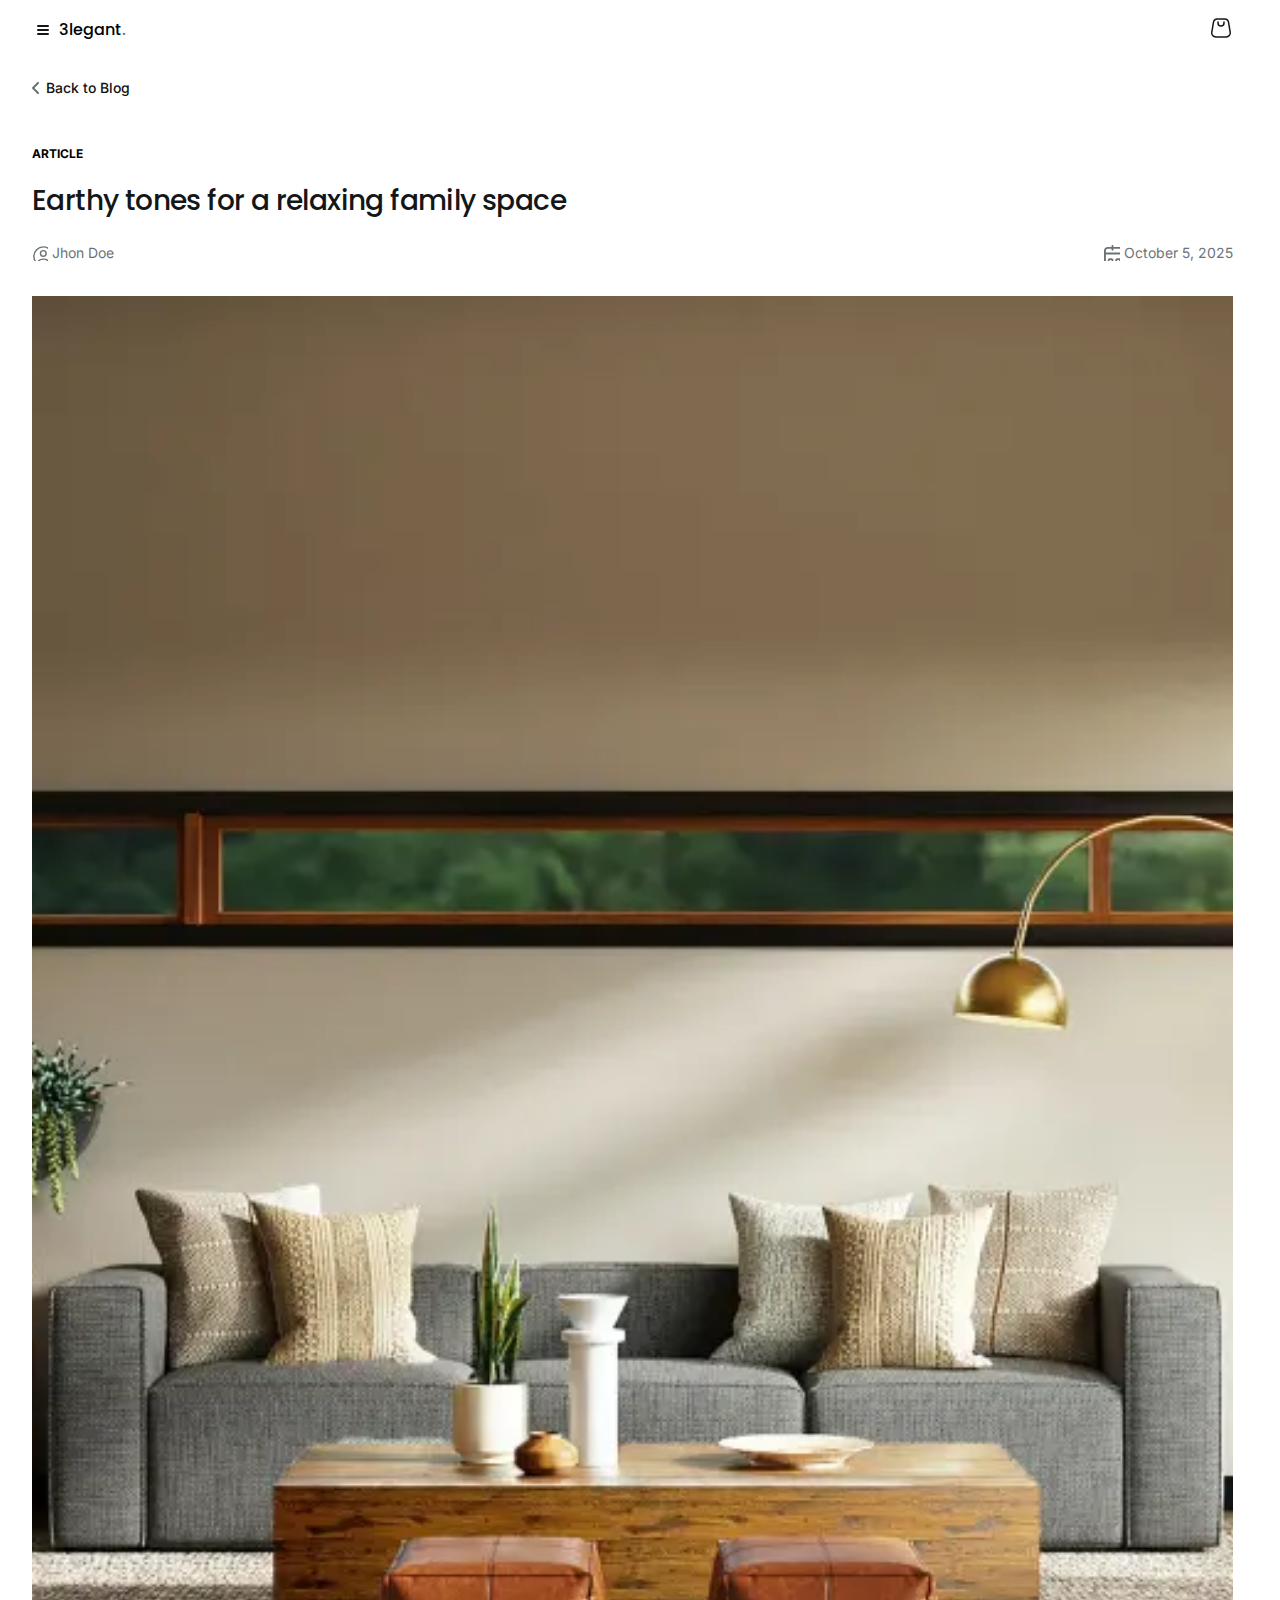
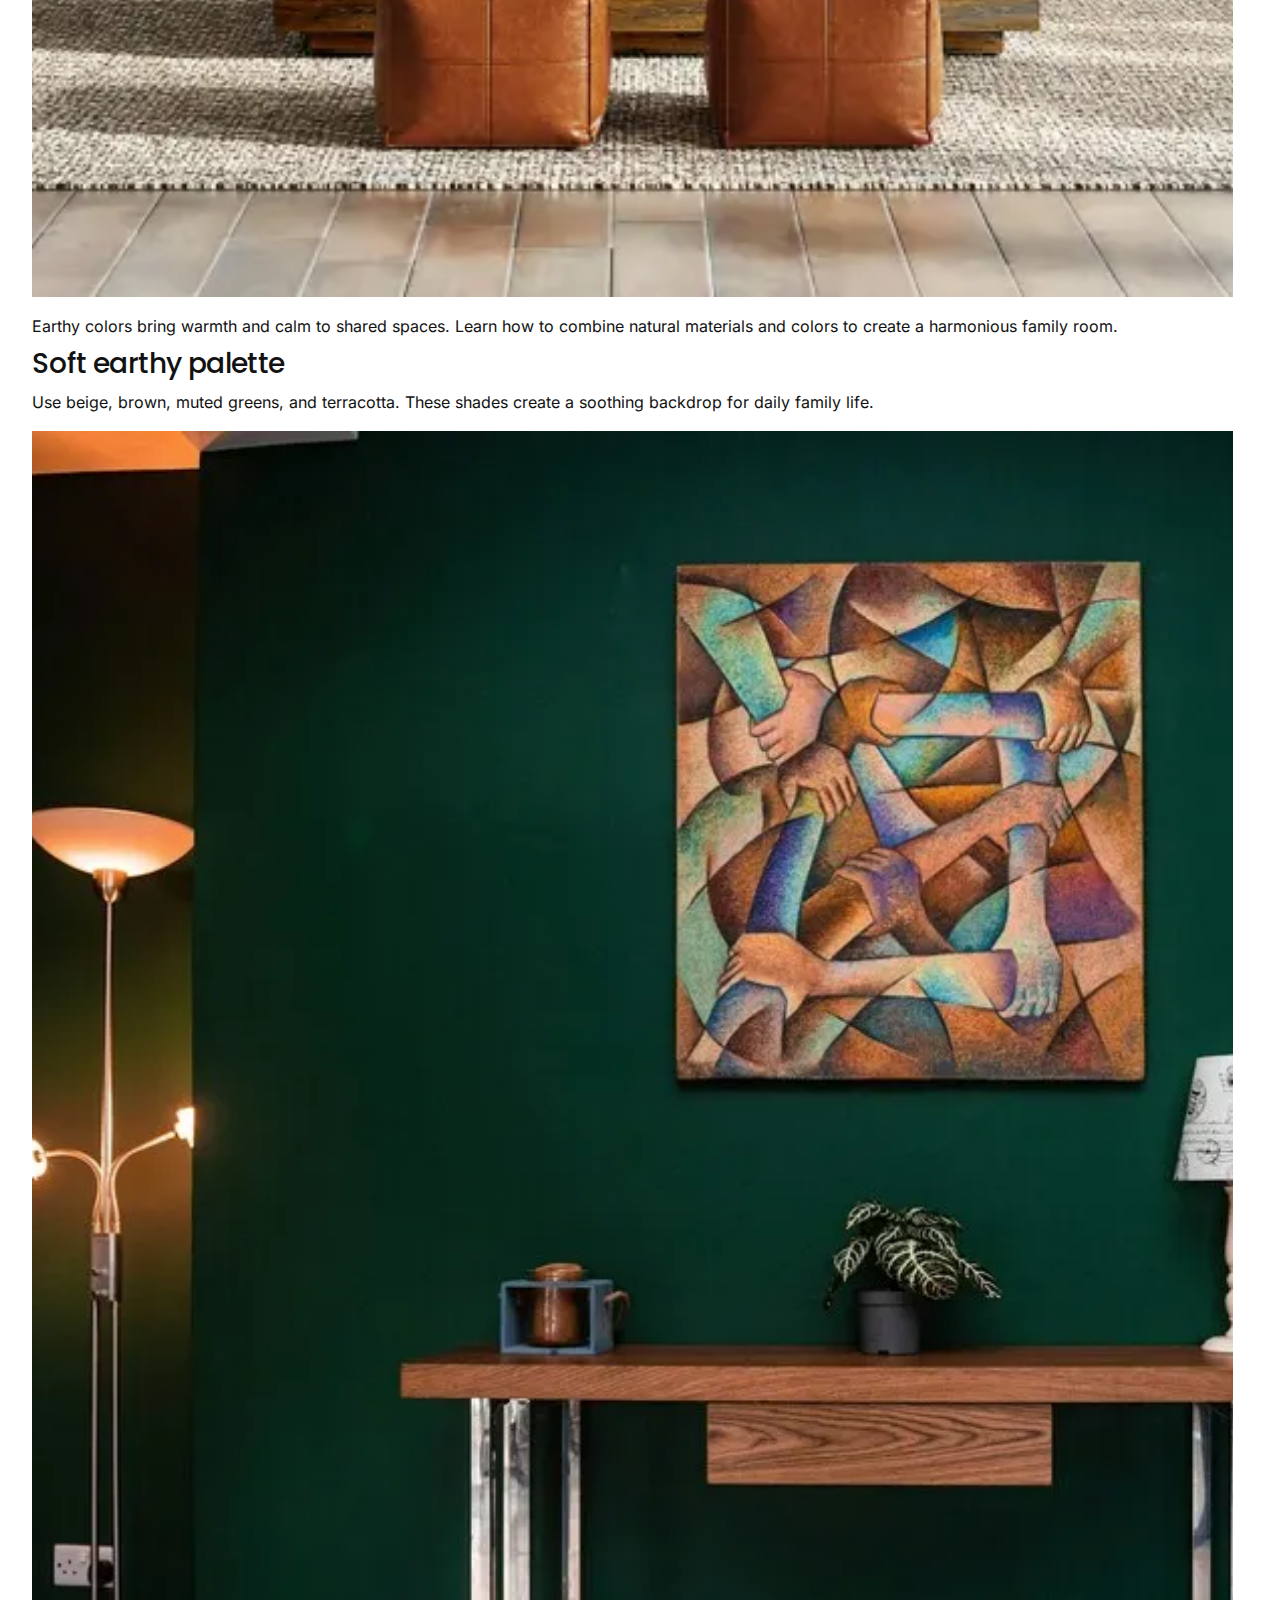
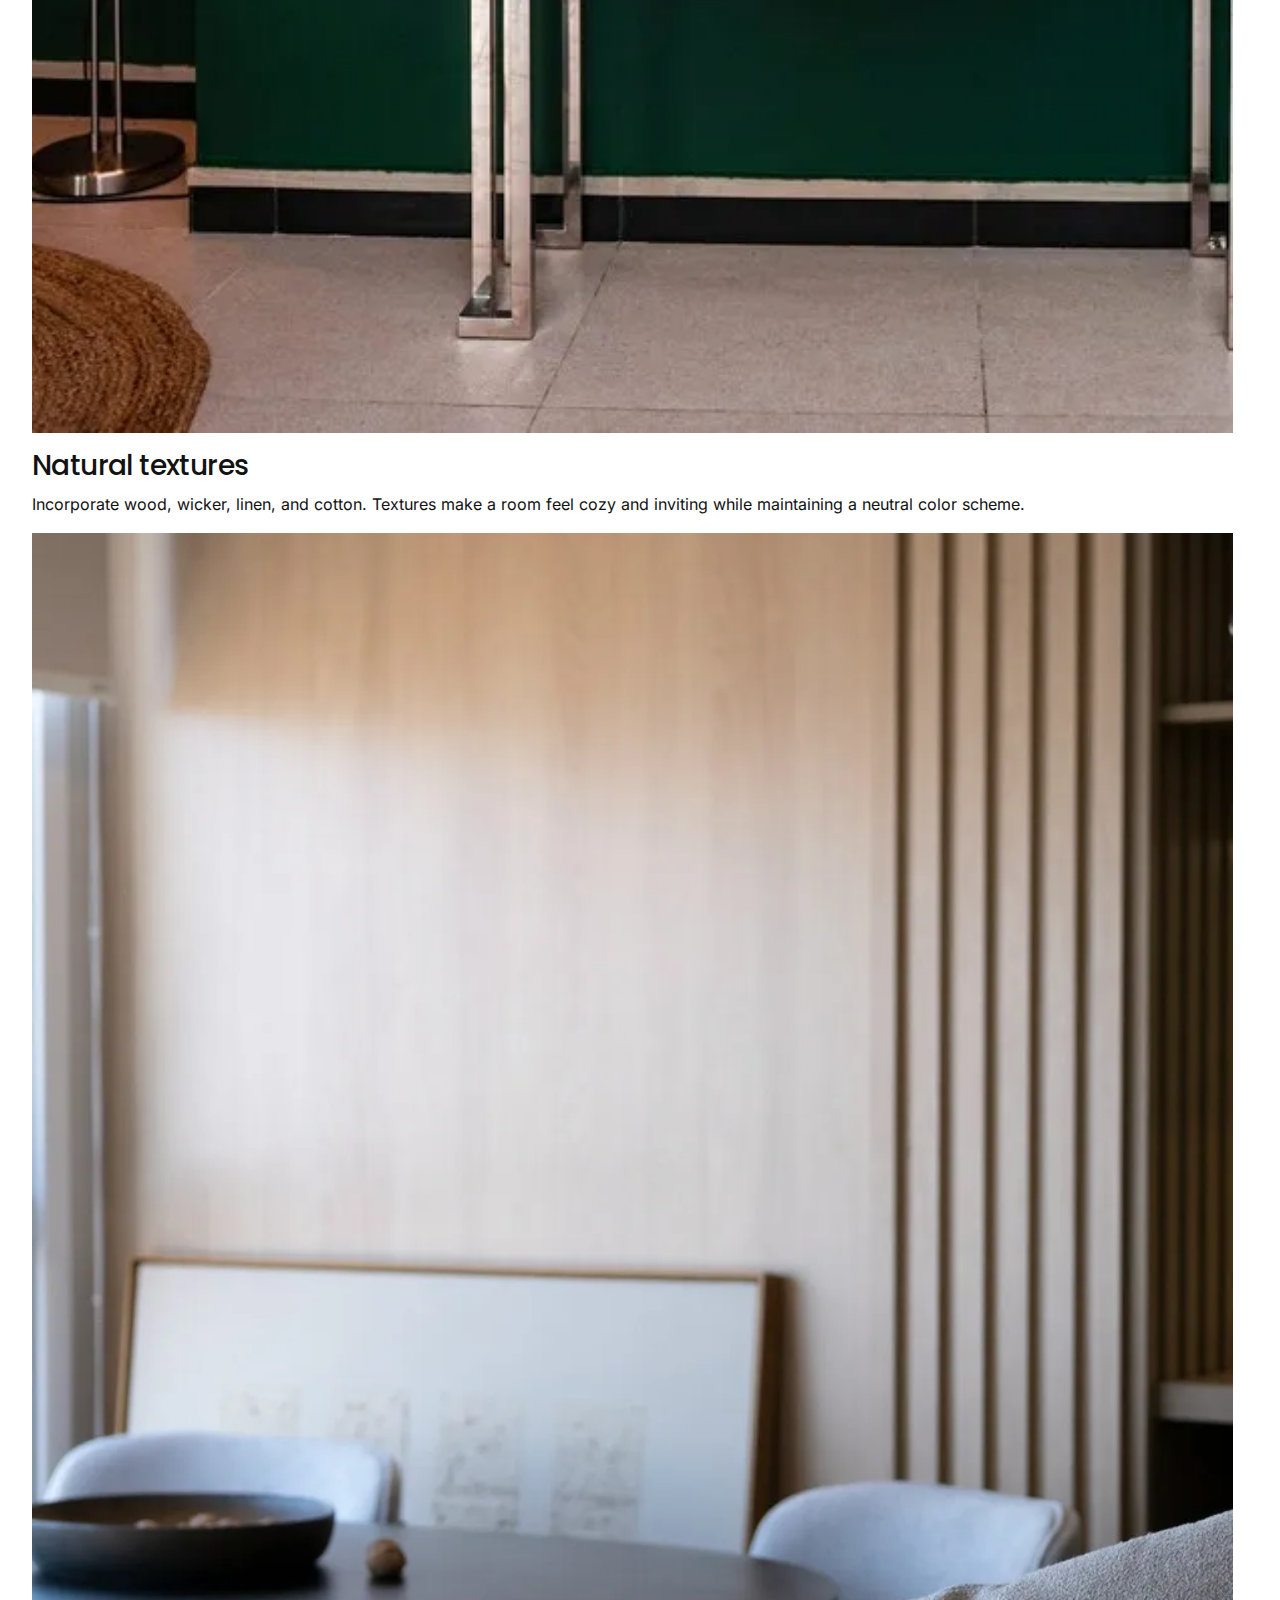
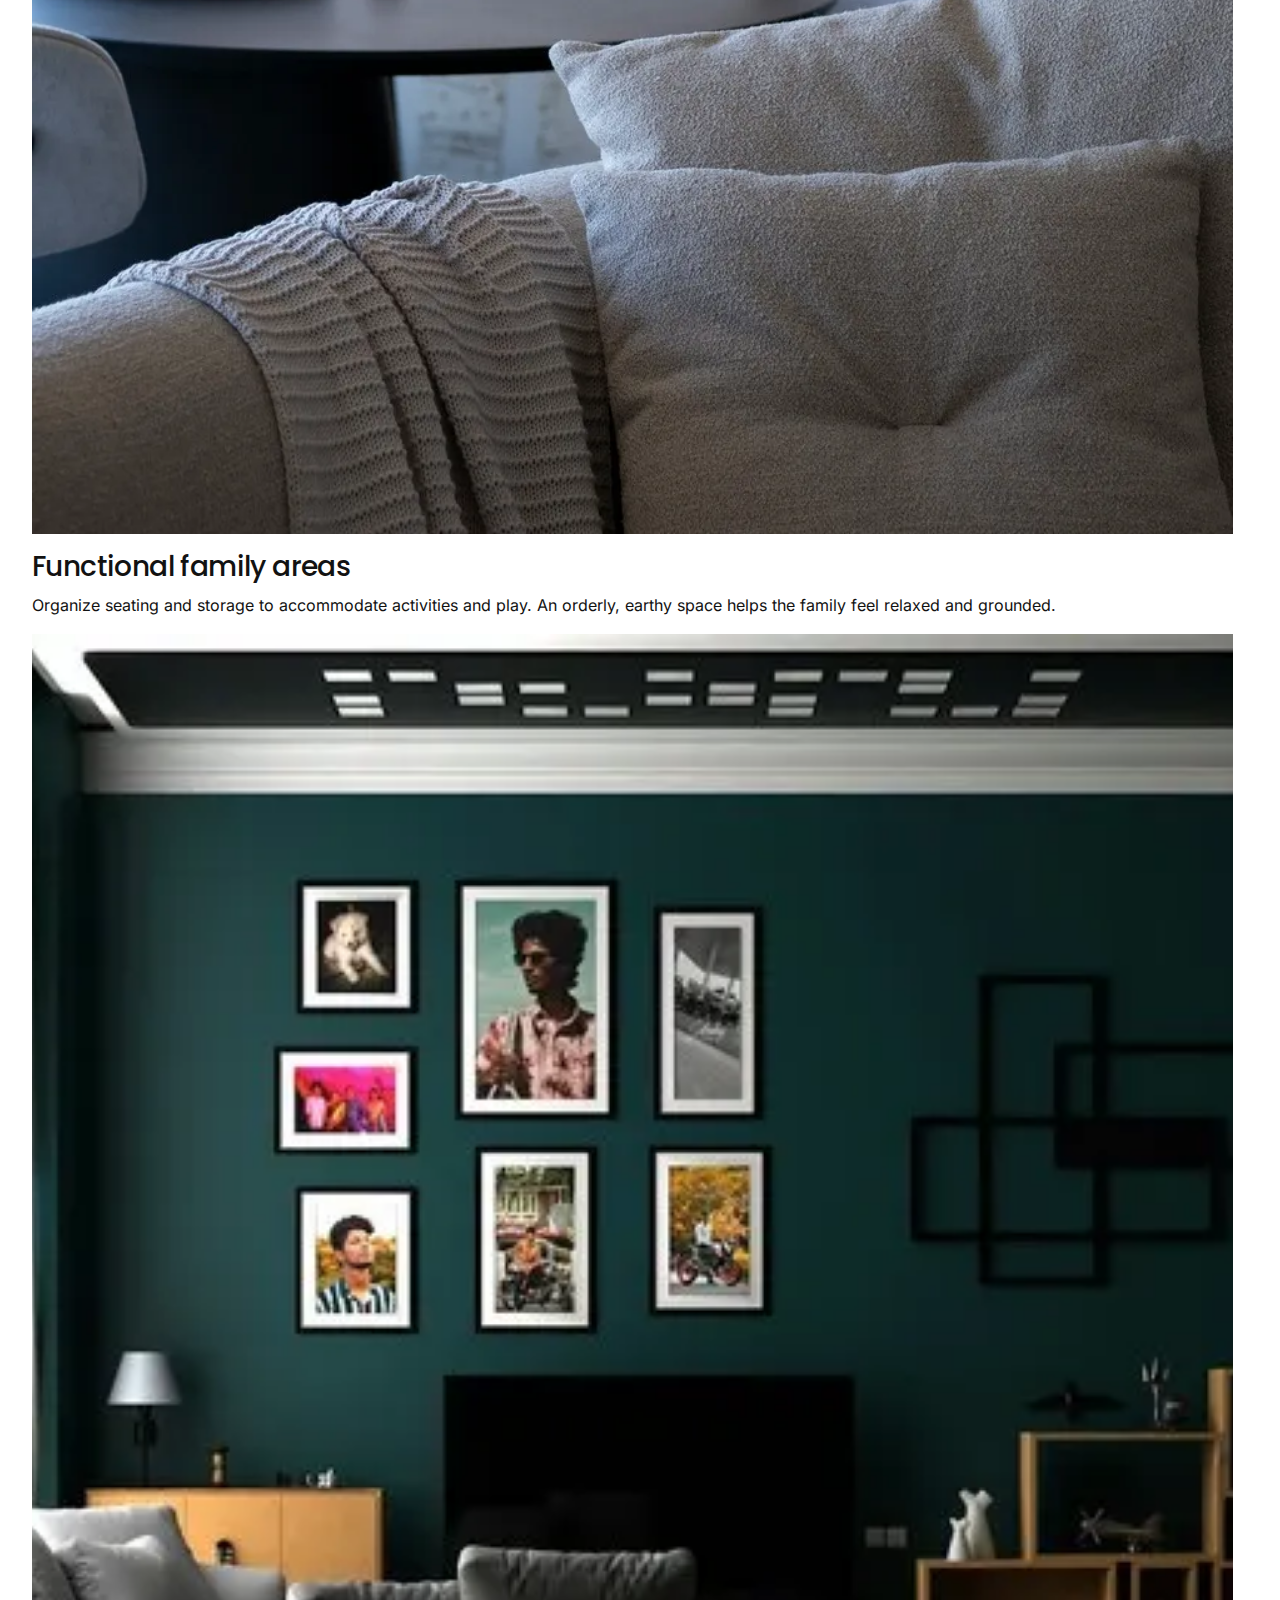
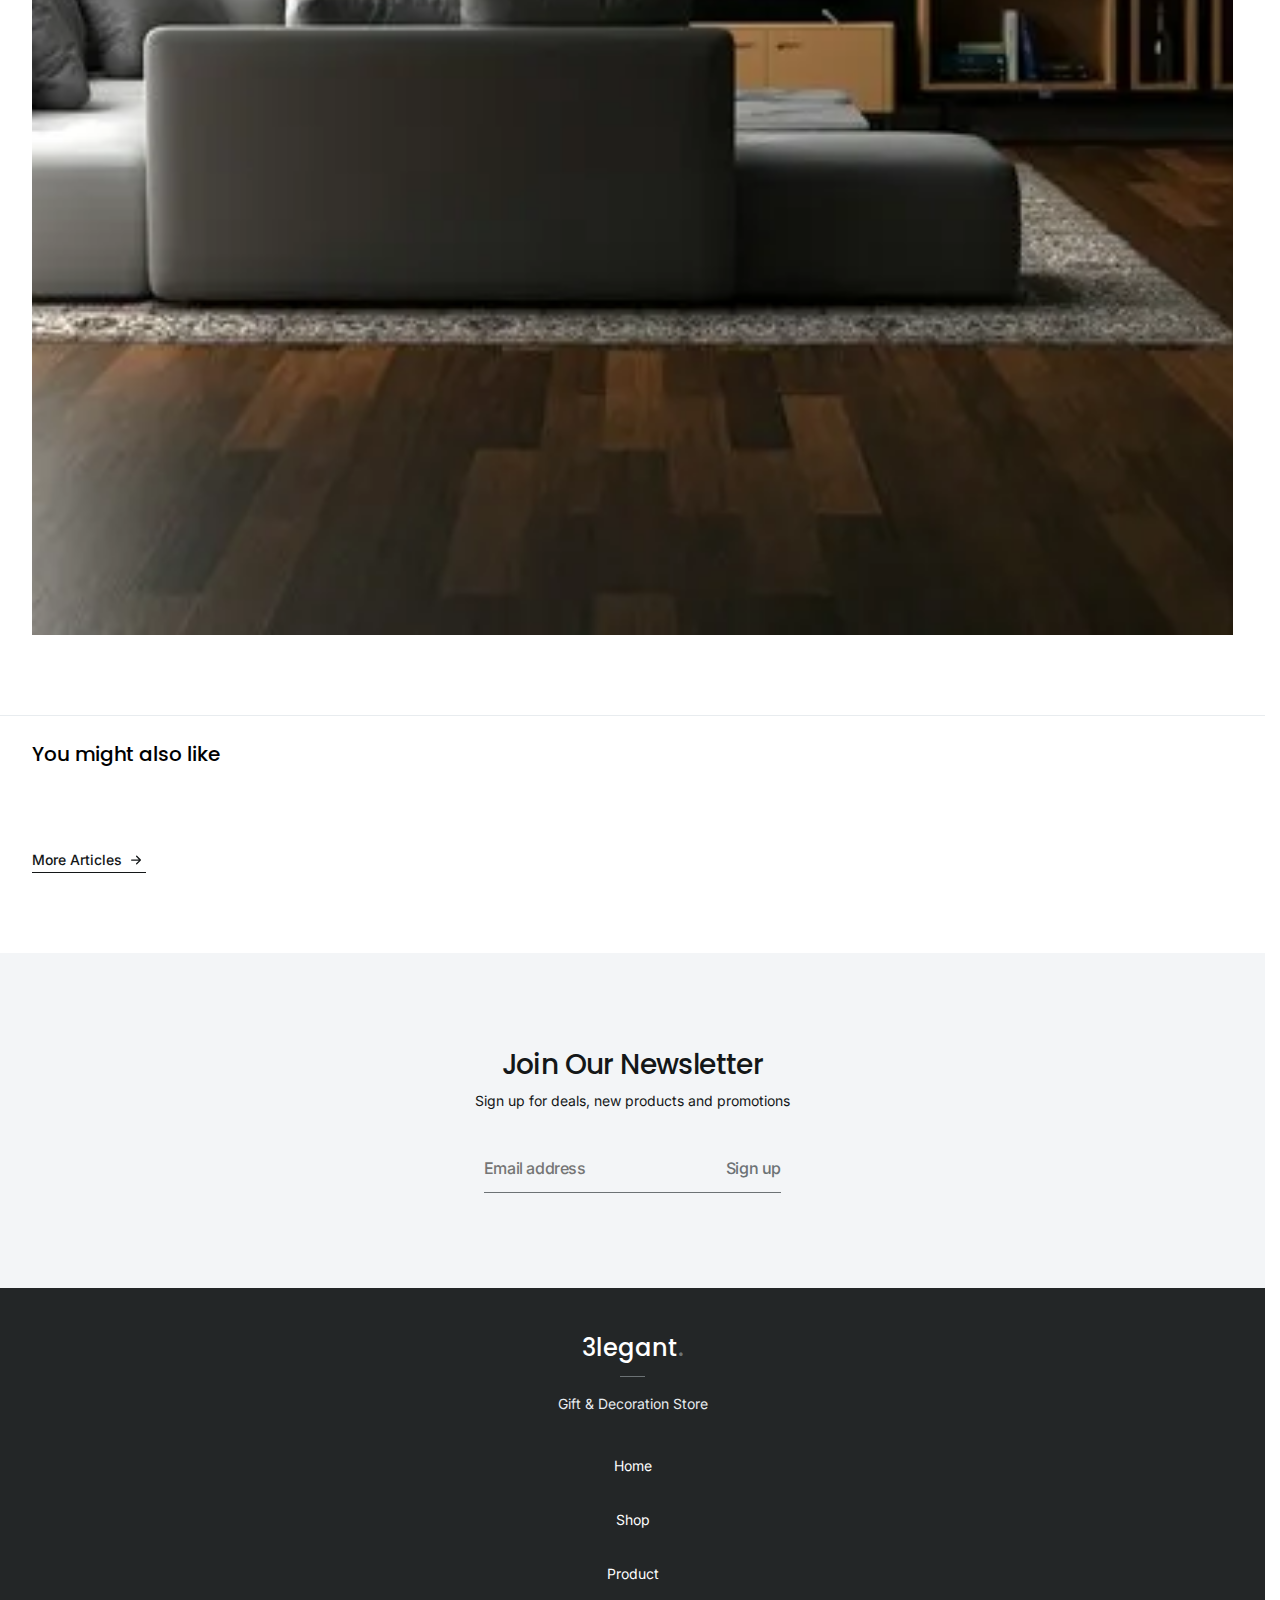
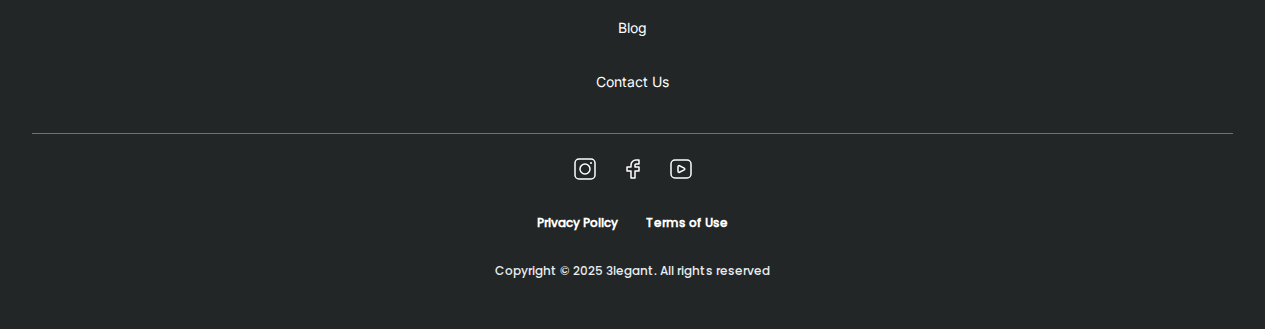
<file: blog/article-8.html>
<!DOCTYPE html>
<html lang="en">
  <head>
    <meta charset="UTF-8" />
    <meta name="viewport" content="width=device-width, initial-scale=1.0" />
    <title>3legant Shop | Earthy tones for a relaxing family space</title>
    <link rel="icon" href="../images/favicon.svg" />
    <link rel="stylesheet" href="../css/style.css" />
    <script src="../js/main.js" defer></script>
  </head>

  <body class="article-page">
    <!-- Header  -->

    <header class="header">
      <div class="header__left">
        <button class="header__hamburger" aria-label="Toggle menu">
          <span
            class="header__hamburger-line header__hamburger-line--top"
          ></span>
          <span
            class="header__hamburger-line header__hamburger-line--middle"
          ></span>
          <span
            class="header__hamburger-line header__hamburger-line--bottom"
          ></span>
        </button>
        <a href="../index.html" class="header__logo">
          <span class="logo">3legant<span class="logo__dot">.</span></span>
        </a>
      </div>
      <div class="header__right">
        <a href="/cart" class="header__cart">
          <svg
            viewBox="0 0 24 24"
            xmlns="http://www.w3.org/2000/svg"
            xmlns:xlink="http://www.w3.org/1999/xlink"
            width="24.000000"
            height="24.000000"
            fill="none"
          >
            <rect
              id="outline/shopping bag"
              width="24.000000"
              height="24.000000"
              x="0.000000"
              y="0.000000"
            />
            <path
              id="Rectangle 773"
              d="M15 6L15 7C15 8.65685 13.6569 10 12 10C10.3431 10 9 8.65685 9 7L9 6"
              stroke="rgb(20,23,24)"
              stroke-linecap="round"
              stroke-linejoin="round"
              stroke-width="1.5"
            />
            <path
              id="Rectangle 772"
              d="M15.6116 3C17.5669 3 19.2357 4.41365 19.5572 6.3424L21.2238 16.3424C21.6302 18.7805 19.75 21 17.2783 21L6.72194 21C4.25018 21 2.37001 18.7805 2.77636 16.3424L4.44303 6.3424C4.76449 4.41365 6.43325 3 8.3886 3L15.6116 3Z"
              fill-rule="evenodd"
              stroke="rgb(20,23,24)"
              stroke-linejoin="round"
              stroke-width="1.5"
            />
          </svg>
        </a>
      </div>
      <div class="header__mobile-menu">
        <div class="mobile-menu__top">
          <div class="mobile-menu__topline">
            <a href="../index.html" class="mobile-menu__logo">
              <span class="logo">3legant<span class="logo__dot">.</span></span>
            </a>
            <button class="mobile-menu__close-button">
              <svg
                class="mobile-menu__close-icon"
                fill="#343839"
                height="14px"
                width="14px"
                version="1.1"
                id="Capa_1"
                xmlns="http://www.w3.org/2000/svg"
                xmlns:xlink="http://www.w3.org/1999/xlink"
                viewBox="0 0 460.775 460.775"
                xml:space="preserve"
                stroke="#343839"
              >
                <path
                  d="M285.08,230.397L456.218,59.27c6.076-6.077,6.076-15.911,0-21.986L423.511,4.565c-2.913-2.911-6.866-4.55-10.992-4.55 c-4.127,0-8.08,1.639-10.993,4.55l-171.138,171.14L59.25,4.565c-2.913-2.911-6.866-4.55-10.993-4.55 c-4.126,0-8.08,1.639-10.992,4.55L4.558,37.284c-6.077,6.075-6.077,15.909,0,21.986l171.138,171.128L4.575,401.505 c-6.074,6.077-6.074,15.911,0,21.986l32.709,32.719c2.911,2.911,6.865,4.55,10.992,4.55c4.127,0,8.08-1.639,10.994-4.55 l171.117-171.12l171.118,171.12c2.913,2.911,6.866,4.55,10.993,4.55c4.128,0,8.081-1.639,10.992-4.55l32.709-32.719 c6.074-6.075,6.074-15.909,0-21.986L285.08,230.397z"
                ></path>
              </svg>
            </button>
          </div>
          <form class="mobile-menu__search-form" action="/search" method="get">
            <div class="search-wrapper">
              <svg
                class="search-form__icon"
                viewBox="0 0 21.5031 21.5031"
                xmlns="http://www.w3.org/2000/svg"
                xmlns:xlink="http://www.w3.org/1999/xlink"
                width="21.503052"
                height="21.503052"
                fill="none"
              >
                <path
                  id="Vector"
                  d="M10.25 0.75C5.00329 0.75 0.75 5.00329 0.75 10.25C0.75 15.4967 5.00329 19.75 10.25 19.75C15.4967 19.75 19.75 15.4967 19.75 10.25C19.75 5.00329 15.4967 0.75 10.25 0.75ZM17.25 17.25L20.75 20.75"
                  fill-rule="evenodd"
                  stroke="rgb(20,23,24)"
                  stroke-linecap="round"
                  stroke-linejoin="round"
                  stroke-width="1.5"
                />
              </svg>
              <input
                type="text"
                name="q"
                class="search-input"
                placeholder="Search"
              />
            </div>
          </form>
          <nav class="mobile-menu__nav">
            <ul class="mobile-menu__navigation">
              <li>
                <a href="index.html" class="mobile-menu__navigation-link"
                  >Home</a
                >
              </li>
              <li><a href="#" class="mobile-menu__navigation-link">Shop</a></li>
              <li>
                <a href="#" class="mobile-menu__navigation-link">Product</a>
              </li>
              <li>
                <a href="#" class="mobile-menu__navigation-link">Contact Us</a>
              </li>
            </ul>
          </nav>
        </div>
        <div class="mobile-menu__bottom">
          <ul class="mobile-menu__bottom-actions">
            <li class="mobile-menu__bottom-item">
              <span class="mobile-menu__bottom-item-name">Cart</span>
              <button class="mobile-menu__bottom-item-button" aria-label="Cart">
                <svg
                  viewBox="0 0 24 24"
                  xmlns="http://www.w3.org/2000/svg"
                  xmlns:xlink="http://www.w3.org/1999/xlink"
                  width="24.000000"
                  height="24.000000"
                  fill="none"
                >
                  <rect
                    id="outline/shopping bag"
                    width="24.000000"
                    height="24.000000"
                    x="0.000000"
                    y="0.000000"
                  />
                  <path
                    id="Rectangle 773"
                    d="M15 6L15 7C15 8.65685 13.6569 10 12 10C10.3431 10 9 8.65685 9 7L9 6"
                    stroke="rgb(20,23,24)"
                    stroke-linecap="round"
                    stroke-linejoin="round"
                    stroke-width="1.5"
                  />
                  <path
                    id="Rectangle 772"
                    d="M15.6116 3C17.5669 3 19.2357 4.41365 19.5572 6.3424L21.2238 16.3424C21.6302 18.7805 19.75 21 17.2783 21L6.72194 21C4.25018 21 2.37001 18.7805 2.77636 16.3424L4.44303 6.3424C4.76449 4.41365 6.43325 3 8.3886 3L15.6116 3Z"
                    fill-rule="evenodd"
                    stroke="rgb(20,23,24)"
                    stroke-linejoin="round"
                    stroke-width="1.5"
                  />
                </svg>
              </button>
            </li>

            <li class="mobile-menu__bottom-item">
              <span class="mobile-menu__bottom-item-name">Wishlist</span>
              <button
                class="mobile-menu__bottom-item-button"
                aria-label="Wishlist"
              >
                <svg
                  viewBox="0 0 24 24"
                  xmlns="http://www.w3.org/2000/svg"
                  xmlns:xlink="http://www.w3.org/1999/xlink"
                  width="24.000000"
                  height="24.000000"
                  fill="none"
                >
                  <rect
                    id="icons/Heart/Line"
                    width="24.000000"
                    height="24.000000"
                    x="0.000000"
                    y="0.000000"
                  />
                  <path
                    id="Shape"
                    d="M12.6924 6.91706C12.3055 7.28838 11.6945 7.28838 11.3076 6.91706L10.6152 6.2526C9.80477 5.47487 8.70994 5 7.5 5C5.01472 5 3 7.01472 3 9.5C3 11.8826 4.28979 13.8501 6.15176 15.4666C8.01532 17.0844 10.2434 18.1574 11.5746 18.7051C11.853 18.8196 12.147 18.8196 12.4254 18.7051C13.7566 18.1574 15.9847 17.0844 17.8482 15.4666C19.7102 13.85 21 11.8826 21 9.5C21 7.01472 18.9853 5 16.5 5C15.2901 5 14.1952 5.47487 13.3848 6.2526L12.6924 6.91706ZM12 4.80957C10.8321 3.6888 9.24649 3 7.5 3C3.91015 3 1 5.91015 1 9.5C1 15.8683 7.97034 19.385 10.8138 20.5547C11.5796 20.8697 12.4204 20.8697 13.1862 20.5547C16.0297 19.385 23 15.8682 23 9.5C23 5.91015 20.0899 3 16.5 3C14.7535 3 13.1679 3.6888 12 4.80957Z"
                    fill="rgb(20,23,24)"
                    fill-rule="evenodd"
                  />
                </svg>
              </button>
            </li>
          </ul>
          <button class="mobile-menu__sign-in-button">Sign In</button>
          <div class="mobile-menu__social-icons">
            <button class="social-icons__button">
              <a
                href="https://www.instagram.com/"
                target="_blank"
                class="social-icons__link"
              >
                <svg
                  viewBox="0 0 24 24"
                  xmlns="http://www.w3.org/2000/svg"
                  xmlns:xlink="http://www.w3.org/1999/xlink"
                  width="24.000000"
                  height="24.000000"
                  fill="none"
                >
                  <rect
                    id="social/outline/instagram"
                    width="24.000000"
                    height="24.000000"
                    x="0.000000"
                    y="0.000000"
                    fill="rgb(255,255,255)"
                    fill-opacity="0"
                  />
                  <rect
                    id="Vector"
                    width="20.000000"
                    height="20.000000"
                    x="2.000000"
                    y="2.000000"
                    rx="4.000000"
                    stroke="rgb(20,23,24)"
                    stroke-width="1.5"
                  />
                  <circle
                    id="Vector"
                    cx="18"
                    cy="6"
                    r="1"
                    fill="rgb(20,23,24)"
                  />
                  <circle
                    id="Vector"
                    cx="12"
                    cy="12"
                    r="5"
                    stroke="rgb(20,23,24)"
                    stroke-width="1.5"
                  />
                </svg>
              </a>
            </button>
            <button class="social-icons__button">
              <a
                href="https://www.facebook.com//"
                target="_blank"
                class="social-icons__link"
              >
                <svg
                  viewBox="0 0 24 24"
                  xmlns="http://www.w3.org/2000/svg"
                  xmlns:xlink="http://www.w3.org/1999/xlink"
                  width="24.000000"
                  height="24.000000"
                  fill="none"
                >
                  <rect
                    id="social/outline/facebook"
                    width="24.000000"
                    height="24.000000"
                    x="0.000000"
                    y="0.000000"
                  />
                  <path
                    id="Vector 2998"
                    d="M18 3L18 7L15 7C14.4477 7 14 7.44772 14 8L14 10L18 10L18 14L14 14L14 21L10 21L10 14L6 14L6 10L10 10L10 8C10 5.23858 12.2386 3 15 3L18 3Z"
                    stroke="rgb(20,23,24)"
                    stroke-linecap="round"
                    stroke-linejoin="round"
                    stroke-width="1.5"
                  />
                </svg>
              </a>
            </button>
            <button class="social-icons__button">
              <a
                href="https://www.youtube.com/"
                target="_blank"
                class="social-icons__link"
              >
                <svg
                  viewBox="0 0 24 24"
                  xmlns="http://www.w3.org/2000/svg"
                  xmlns:xlink="http://www.w3.org/1999/xlink"
                  width="24.000000"
                  height="24.000000"
                  fill="none"
                >
                  <rect
                    id="social/outline/youtube"
                    width="24.000000"
                    height="24.000000"
                    x="0.000000"
                    y="0.000000"
                  />
                  <rect
                    id="Rectangle 1083"
                    width="20.000000"
                    height="18.000000"
                    x="2.000000"
                    y="3.000000"
                    rx="4.000000"
                    stroke="rgb(20,23,24)"
                    stroke-width="1.5"
                  />
                  <path
                    id="Vector 2900"
                    d="M10.4472 8.72361C9.78231 8.39116 9 8.87465 9 9.61803L9 14.382C9 15.1253 9.78231 15.6088 10.4472 15.2764L15.2111 12.8944C15.9482 12.5259 15.9482 11.4741 15.2111 11.1056L10.4472 8.72361Z"
                    stroke="rgb(20,23,24)"
                    stroke-linecap="round"
                    stroke-width="1.5"
                  />
                </svg>
              </a>
            </button>
          </div>
        </div>
      </div>
    </header>

    <!-- Main -->
    <main class="main">
      <!-- Article -->

      <a href="../blog.html" class="article-page__back-link">
        <svg
          width="8"
          height="12"
          viewBox="0 0 8 12"
          fill="none"
          xmlns="http://www.w3.org/2000/svg"
        >
          <path
            d="M6 1 L1 6 L6 11"
            stroke="#6C7275"
            stroke-width="2"
            stroke-linecap="round"
            stroke-linejoin="round"
          /></svg
        >Back to Blog
      </a>

      <section class="article">
        <div class="article__header">
          <span class="article__label">Article</span>
          <h1 class="article__title">
            Earthy tones for a relaxing family space
          </h1>
          <div class="article__meta">
            <span class="article__author">
              <svg
                width="16px"
                height="16px"
                viewBox="0 0 17 17"
                fill="none"
                xmlns="http://www.w3.org/2000/svg"
                transform="rotate(0)"
              >
                <g id="SVGRepo_iconCarrier">
                  <circle
                    cx="12"
                    cy="9"
                    r="3"
                    stroke="rgba(108, 114, 117, 1)"
                    stroke-width="1.5"
                  ></circle>
                  <circle
                    cx="12"
                    cy="12"
                    r="10"
                    stroke="rgba(108, 114, 117, 1)"
                    stroke-width="1.5"
                  ></circle>
                  <path
                    d="M17.9691 20C17.81 17.1085 16.9247 15 11.9999 15C7.07521 15 6.18991 17.1085 6.03076 20"
                    stroke="rgba(108, 114, 117, 1)"
                    stroke-width="1.5"
                    stroke-linecap="round"
                  ></path>
                </g></svg
              >Jhon Doe
            </span>
            <time class="article__date" datetime="2025-10-5"
              ><svg
                width="16px"
                height="16px"
                viewBox="0 0 17 17"
                version="1.1"
                xmlns="http://www.w3.org/2000/svg"
                xmlns:xlink="http://www.w3.org/1999/xlink"
                xmlns:sketch="http://www.bohemiancoding.com/sketch/ns"
                fill="#6C7275"
              >
                <g id="SVGRepo_iconCarrier">
                  <title>calendar</title>
                  <desc>Created with Sketch Beta.</desc>
                  <defs></defs>
                  <g
                    id="Page-1"
                    stroke="none"
                    stroke-width="1"
                    fill="none"
                    fill-rule="evenodd"
                    sketch:type="MSPage"
                  >
                    <g
                      id="Icon-Set"
                      sketch:type="MSLayerGroup"
                      transform="translate(-309.000000, -359.000000)"
                      fill="#6C7275"
                    >
                      <path
                        d="M323,383 L325,383 L325,385 L323,385 L323,383 Z M323,387 L325,387 C326.104,387 327,386.104 327,385 L327,383 C327,381.896 326.104,381 325,381 L323,381 C321.896,381 321,381.896 321,383 L321,385 C321,386.104 321.896,387 323,387 L323,387 Z M315,383 L317,383 L317,385 L315,385 L315,383 Z M315,387 L317,387 C318.104,387 319,386.104 319,385 L319,383 C319,381.896 318.104,381 317,381 L315,381 C313.896,381 313,381.896 313,383 L313,385 C313,386.104 313.896,387 315,387 L315,387 Z M323,375 L325,375 L325,377 L323,377 L323,375 Z M323,379 L325,379 C326.104,379 327,378.104 327,377 L327,375 C327,373.896 326.104,373 325,373 L323,373 C321.896,373 321,373.896 321,375 L321,377 C321,378.104 321.896,379 323,379 L323,379 Z M315,375 L317,375 L317,377 L315,377 L315,375 Z M315,379 L317,379 C318.104,379 319,378.104 319,377 L319,375 C319,373.896 318.104,373 317,373 L315,373 C313.896,373 313,373.896 313,375 L313,377 C313,378.104 313.896,379 315,379 L315,379 Z M337,367 L311,367 L311,365 C311,363.896 311.896,363 313,363 L317,363 L317,364 C317,364.553 317.447,365 318,365 C318.553,365 319,364.553 319,364 L319,363 L329,363 L329,364 C329,364.553 329.447,365 330,365 C330.553,365 331,364.553 331,364 L331,363 L335,363 C336.104,363 337,363.896 337,365 L337,367 L337,367 Z M337,387 C337,388.104 336.104,389 335,389 L313,389 C311.896,389 311,388.104 311,387 L311,369 L337,369 L337,387 L337,387 Z M335,361 L331,361 L331,360 C331,359.448 330.553,359 330,359 C329.447,359 329,359.448 329,360 L329,361 L319,361 L319,360 C319,359.448 318.553,359 318,359 C317.447,359 317,359.448 317,360 L317,361 L313,361 C310.791,361 309,362.791 309,365 L309,387 C309,389.209 310.791,391 313,391 L335,391 C337.209,391 339,389.209 339,387 L339,365 C339,362.791 337.209,361 335,361 L335,361 Z M331,375 L333,375 L333,377 L331,377 L331,375 Z M331,379 L333,379 C334.104,379 335,378.104 335,377 L335,375 C335,373.896 334.104,373 333,373 L331,373 C329.896,373 329,373.896 329,375 L329,377 C329,378.104 329.896,379 331,379 L331,379 Z M331,383 L333,383 L333,385 L331,385 L331,383 Z M331,387 L333,387 C334.104,387 335,386.104 335,385 L335,383 C335,381.896 334.104,381 333,381 L331,381 C329.896,381 329,381.896 329,383 L329,385 C329,386.104 329.896,387 331,387 L331,387 Z"
                        id="calendar"
                        sketch:type="MSShapeGroup"
                      ></path>
                    </g>
                  </g>
                </g></svg
              >October 5, 2025</time
            >
          </div>
        </div>
        <div class="article__body">
          <img
            src="../images/blog-posts-images/article-8/article-8-image-1.webp"
            alt=""
            class="article__image"
          />
          <div class="article__text-block">
            <p class="article__text">
              Earthy colors bring warmth and calm to shared spaces. Learn how to
              combine natural materials and colors to create a harmonious family
              room.
            </p>
            <h2 class="article__subtitle">Soft earthy palette</h2>
            <p class="article__text">
              Use beige, brown, muted greens, and terracotta. These shades
              create a soothing backdrop for daily family life.
            </p>
          </div>
          <img
            src="../images/blog-posts-images/article-8/article-8-image-2.webp"
            alt=""
            class="article__image"
          />
          <div class="article__text-block">
            <h2 class="article__subtitle">Natural textures</h2>
            <p class="article__text">
              Incorporate wood, wicker, linen, and cotton. Textures make a room
              feel cozy and inviting while maintaining a neutral color scheme.
            </p>
          </div>
          <img
            src="../images/blog-posts-images/article-8/article-8-image-3.webp"
            alt=""
            class="article__image"
          />
          <div class="article__text-block">
            <h2 class="article__subtitle">Functional family areas</h2>
            <p class="article__text">
              Organize seating and storage to accommodate activities and play.
              An orderly, earthy space helps the family feel relaxed and
              grounded.
            </p>
          </div>
          <img
            src="../images/blog-posts-images/article-8/article-8-image-4.webp"
            alt=""
            class="article__image"
          />
        </div>
      </section>

      <section class="recommended-articles">
        <h4 class="recommended-articles__title">You might also like</h4>
        <div class="recommended-articles__list" id="recommendedList"></div>
        <a href="../blog.html" class="cta-link recommended-articles__link"
          >More Articles
          <svg
            xmlns="http://www.w3.org/2000/svg"
            width="20"
            height="20"
            fill="currentColor"
            class="bi bi-arrow-right-short"
            viewBox="0 0 16 16"
          >
            <path
              fill-rule="evenodd"
              d="M4 8a.5.5 0 0 1 .5-.5h5.793L8.146 5.354a.5.5 0 1 1 .708-.708l3 3a.5.5 0 0 1 0 .708l-3 3a.5.5 0 0 1-.708-.708L10.293 8.5H4.5A.5.5 0 0 1 4 8"
            />
          </svg>
        </a>
      </section>

      <!-- Newsletter -->

      <section class="newsletter">
        <div class="newsletter__header">
          <span class="newsletter__title">Join Our Newsletter</span>
          <p class="newsletter__description">
            Sign up for deals, new products and promotions
          </p>
        </div>
        <form class="newsletter__form">
          <div class="newsletter__field">
            <input
              type="email"
              id="newsletter-email"
              name="email"
              class="newsletter__input"
              placeholder="Email address"
              required
            />
            <button type="submit" class="newsletter__button">Sign up</button>
          </div>
        </form>
      </section>
    </main>

    <!-- Footer -->

    <footer class="footer">
      <div class="footer__header">
        <a href="#" class="footer__logo"
          >3legant<span class="logo__dot">.</span></a
        >
        <span class="footer__tagline">Gift & Decoration Store</span>
      </div>
      <nav class="footer__navigation">
        <ul class="footer__navigation-list">
          <li class="footer__navigation-item">
            <a href="#" class="footer__navigation-link">Home</a>
          </li>
          <li class="footer__navigation-item">
            <a href="#" class="footer__navigation-link">Shop</a>
          </li>
          <li class="footer__navigation-item">
            <a href="#" class="footer__navigation-link">Product</a>
          </li>
          <li class="footer__navigation-item">
            <a href="../blog.html" class="footer__navigation-link">Blog</a>
          </li>
          <li class="footer__navigation-item">
            <a href="#" class="footer__navigation-link">Contact Us</a>
          </li>
        </ul>
      </nav>
      <div class="footer__social-links">
        <a
          href="https://www.instagram.com/"
          target="_blank"
          class="footer__social-link"
        >
          <svg
            viewBox="0 0 24 24"
            xmlns="http://www.w3.org/2000/svg"
            xmlns:xlink="http://www.w3.org/1999/xlink"
            width="24.000000"
            height="24.000000"
            fill="none"
          >
            <rect
              id="social/outline/instagram"
              width="24.000000"
              height="24.000000"
              x="0.000000"
              y="0.000000"
              fill="rgb(255,255,255)"
              fill-opacity="0"
            />
            <rect
              id="Vector"
              width="20.000000"
              height="20.000000"
              x="2.000000"
              y="2.000000"
              rx="4.000000"
              stroke="rgb(254, 254, 254)"
              stroke-width="1.5"
            />
            <circle
              id="Vector"
              cx="18"
              cy="6"
              r="1"
              fill="rgb(254, 254, 254)"
            />
            <circle
              id="Vector"
              cx="12"
              cy="12"
              r="5"
              stroke="rgb(254, 254, 254)"
              stroke-width="1.5"
            />
          </svg>
        </a>
        <a
          href="https://www.facebook.com//"
          target="_blank"
          class="footer__social-link"
        >
          <svg
            viewBox="0 0 24 24"
            xmlns="http://www.w3.org/2000/svg"
            xmlns:xlink="http://www.w3.org/1999/xlink"
            width="24.000000"
            height="24.000000"
            fill="none"
          >
            <rect
              id="social/outline/facebook"
              width="24.000000"
              height="24.000000"
              x="0.000000"
              y="0.000000"
            />
            <path
              id="Vector 2998"
              d="M18 3L18 7L15 7C14.4477 7 14 7.44772 14 8L14 10L18 10L18 14L14 14L14 21L10 21L10 14L6 14L6 10L10 10L10 8C10 5.23858 12.2386 3 15 3L18 3Z"
              stroke="rgb(254, 254, 254)"
              stroke-linecap="round"
              stroke-linejoin="round"
              stroke-width="1.5"
            />
          </svg>
        </a>
        <a
          href="https://www.youtube.com/"
          target="_blank"
          class="footer__social-link"
        >
          <svg
            viewBox="0 0 24 24"
            xmlns="http://www.w3.org/2000/svg"
            xmlns:xlink="http://www.w3.org/1999/xlink"
            width="24.000000"
            height="24.000000"
            fill="none"
          >
            <rect
              id="social/outline/youtube"
              width="24.000000"
              height="24.000000"
              x="0.000000"
              y="0.000000"
            />
            <rect
              id="Rectangle 1083"
              width="20.000000"
              height="18.000000"
              x="2.000000"
              y="3.000000"
              rx="4.000000"
              stroke="rgb(254, 254, 254)"
              stroke-width="1.5"
            />
            <path
              id="Vector 2900"
              d="M10.4472 8.72361C9.78231 8.39116 9 8.87465 9 9.61803L9 14.382C9 15.1253 9.78231 15.6088 10.4472 15.2764L15.2111 12.8944C15.9482 12.5259 15.9482 11.4741 15.2111 11.1056L10.4472 8.72361Z"
              stroke="rgb(254, 254, 254)"
              stroke-linecap="round"
              stroke-width="1.5"
            />
          </svg>
        </a>
      </div>
      <div class="footer__legal">
        <span class="footer_privacy-policy">Privacy Policy</span>
        <span class="footer__terms-of-use">Terms of Use</span>
      </div>
      <span class="footer__copyright"
        >Copyright © 2025 3legant. All rights reserved</span
      >
    </footer>
  </body>
</html>
</file>
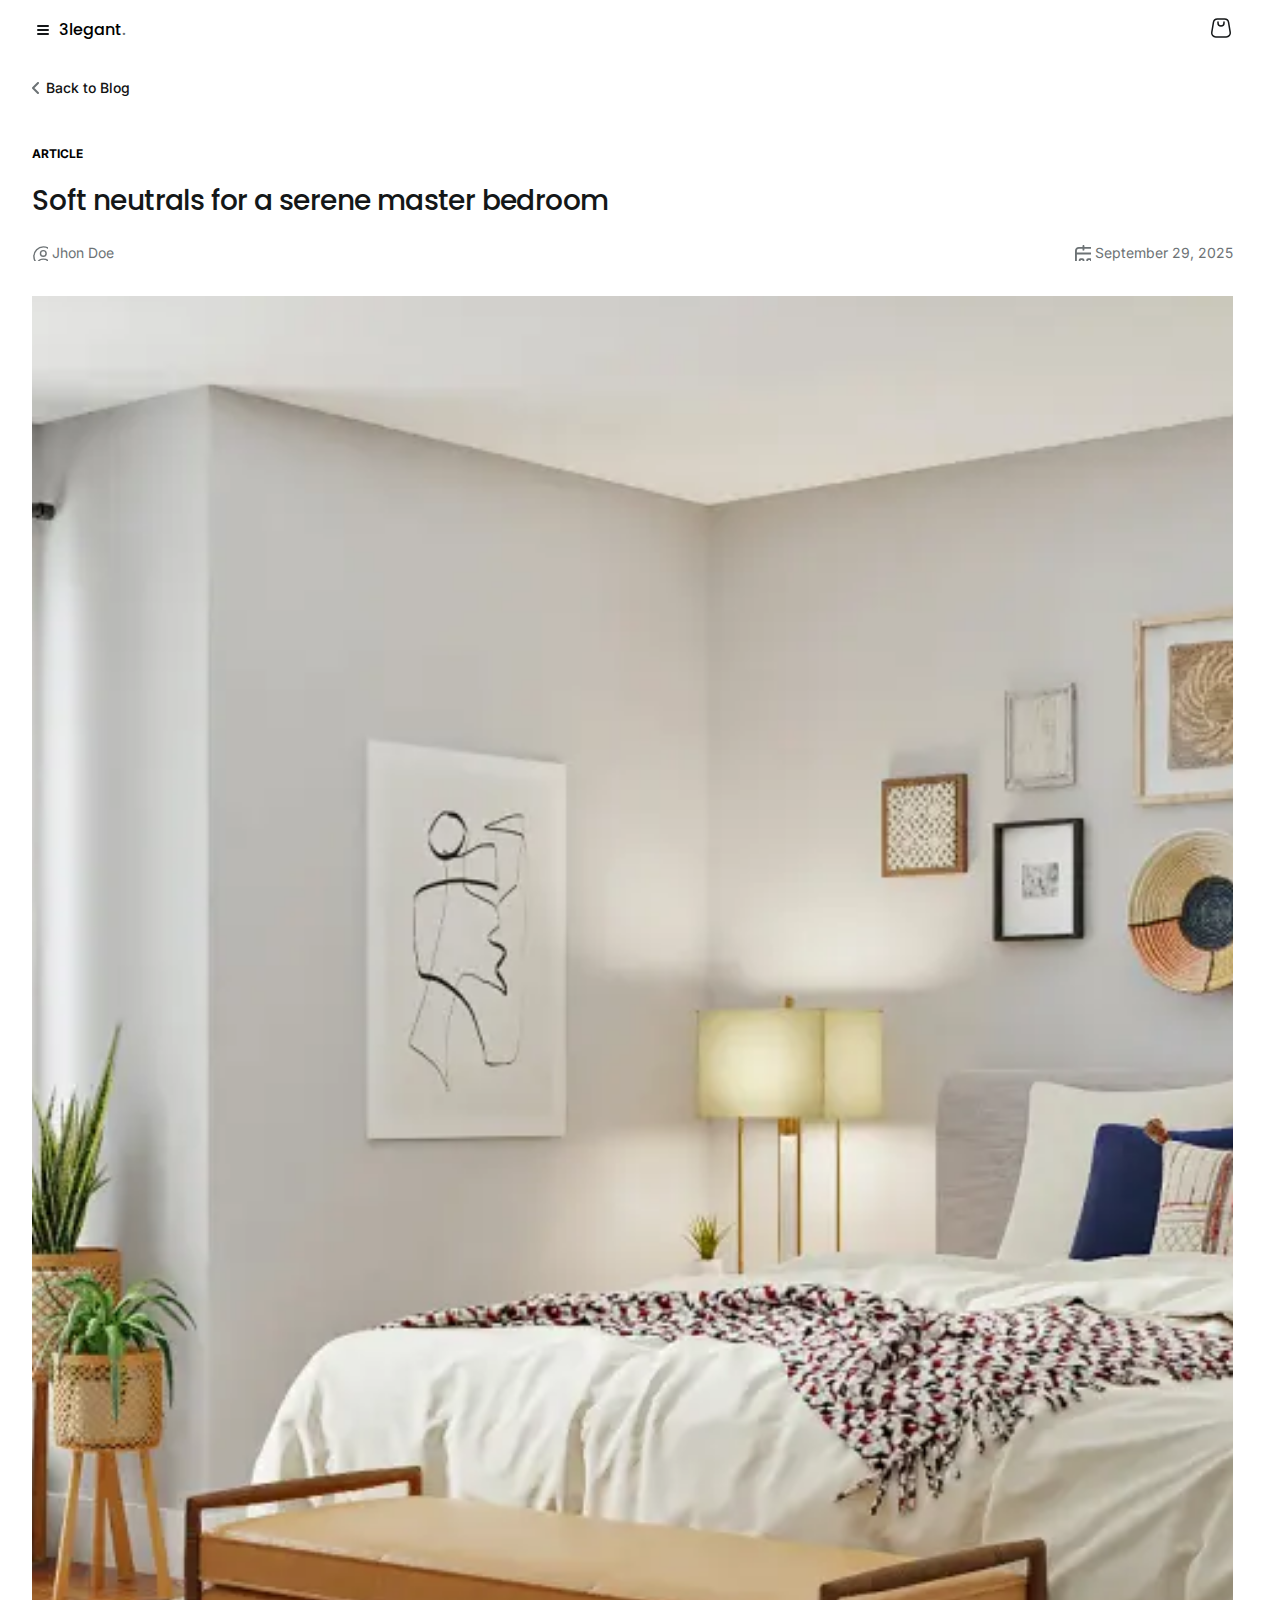
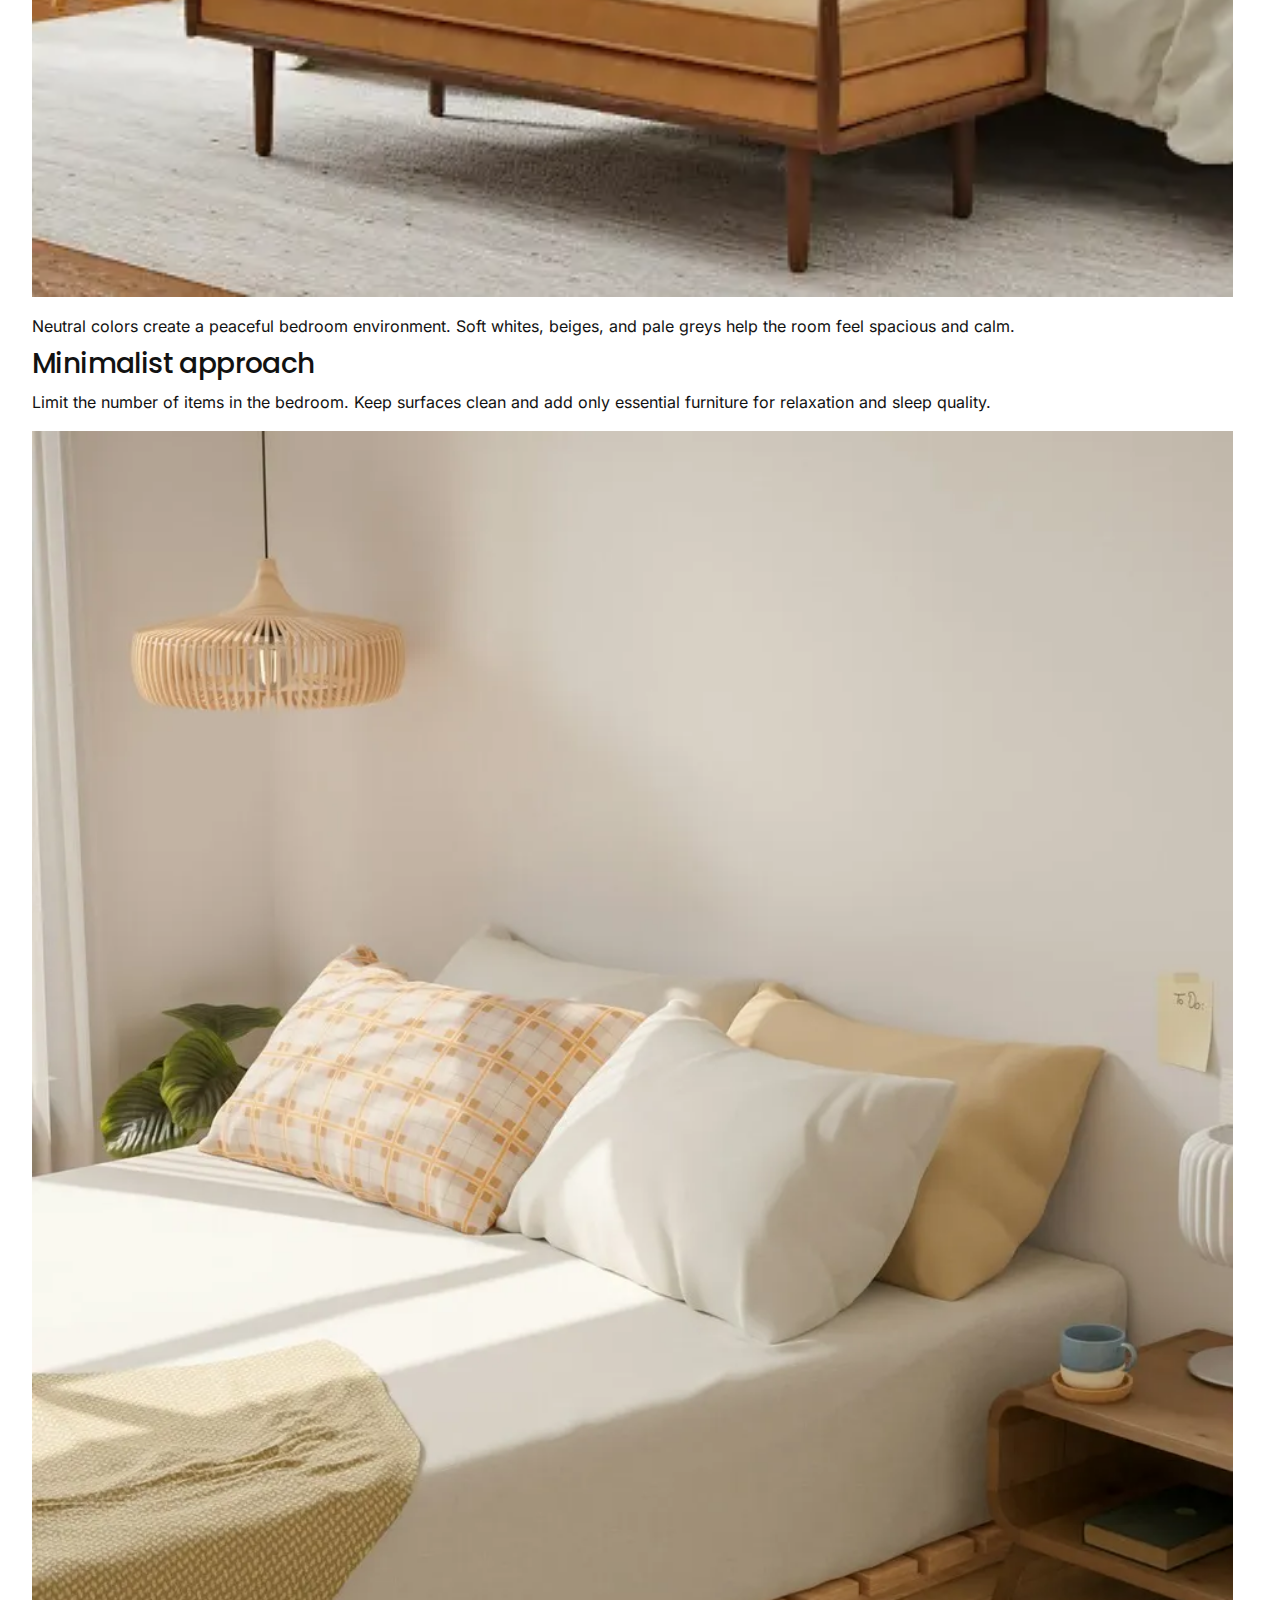
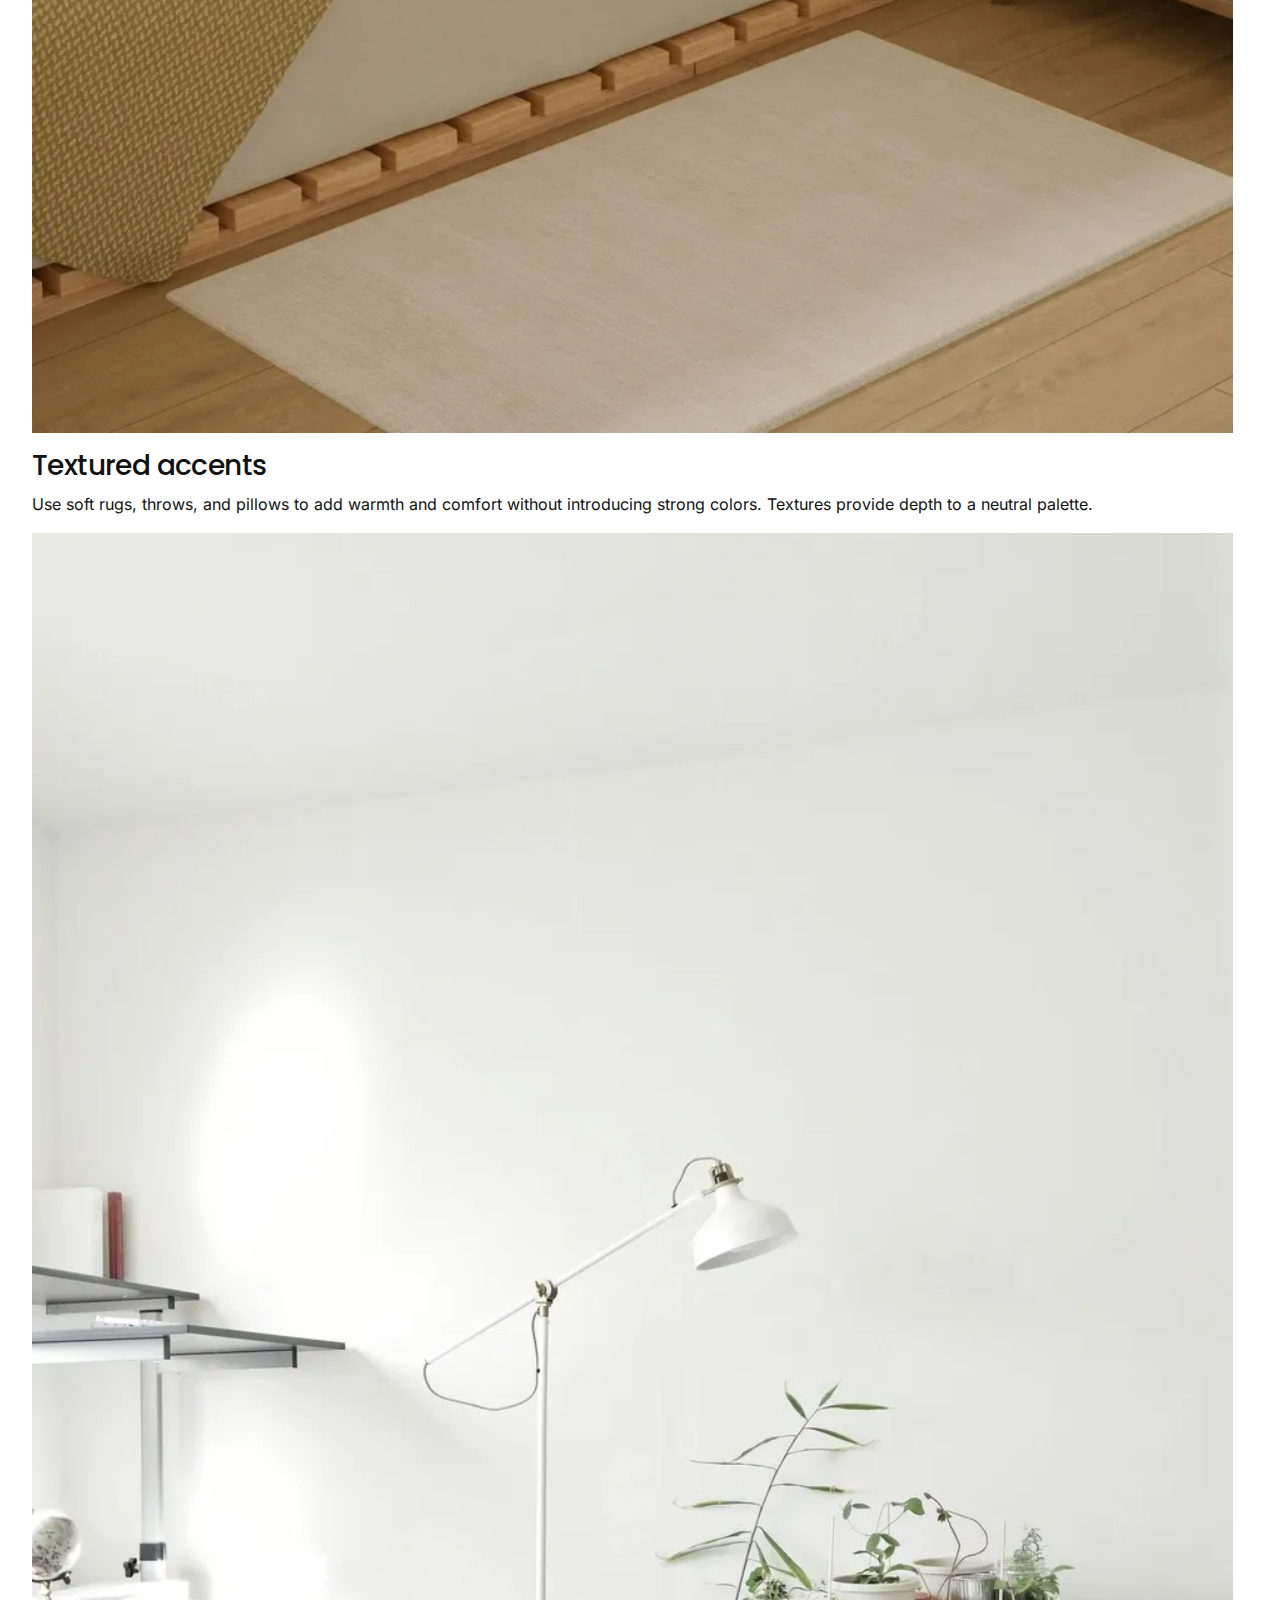
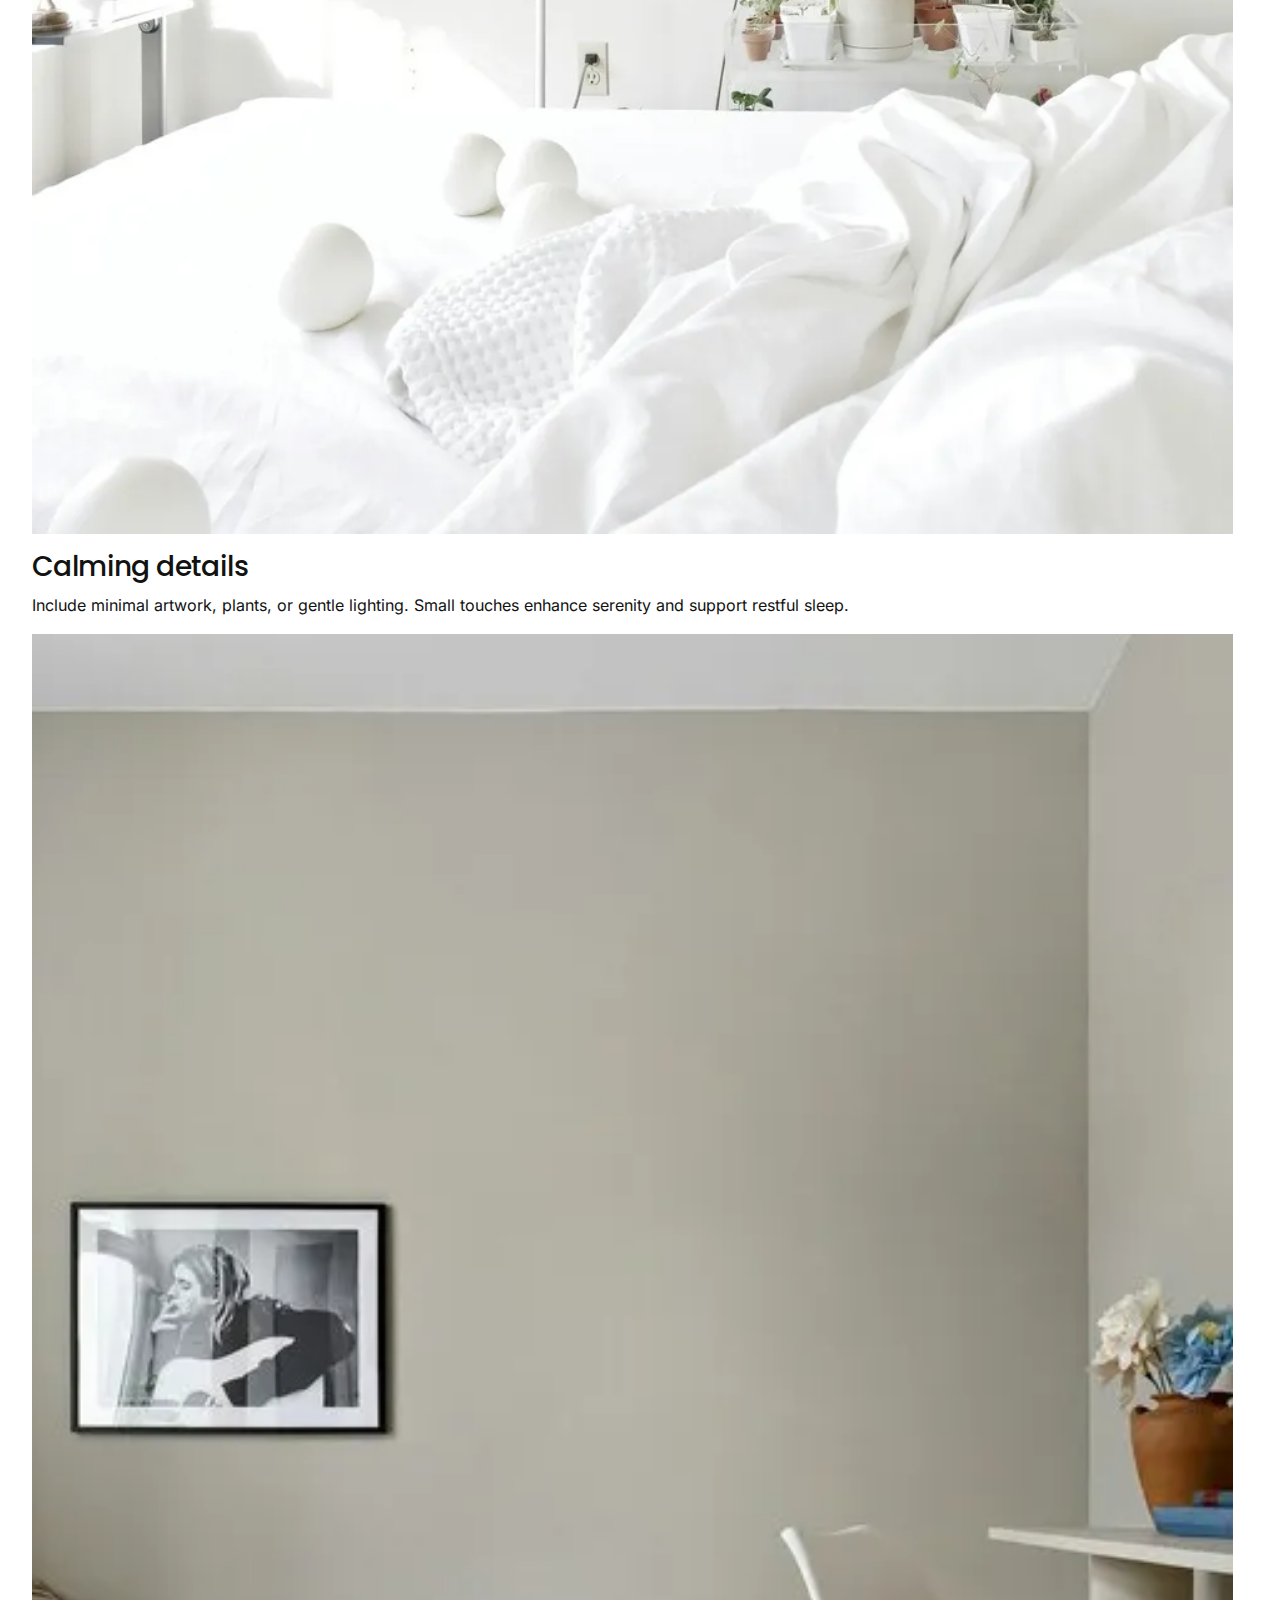
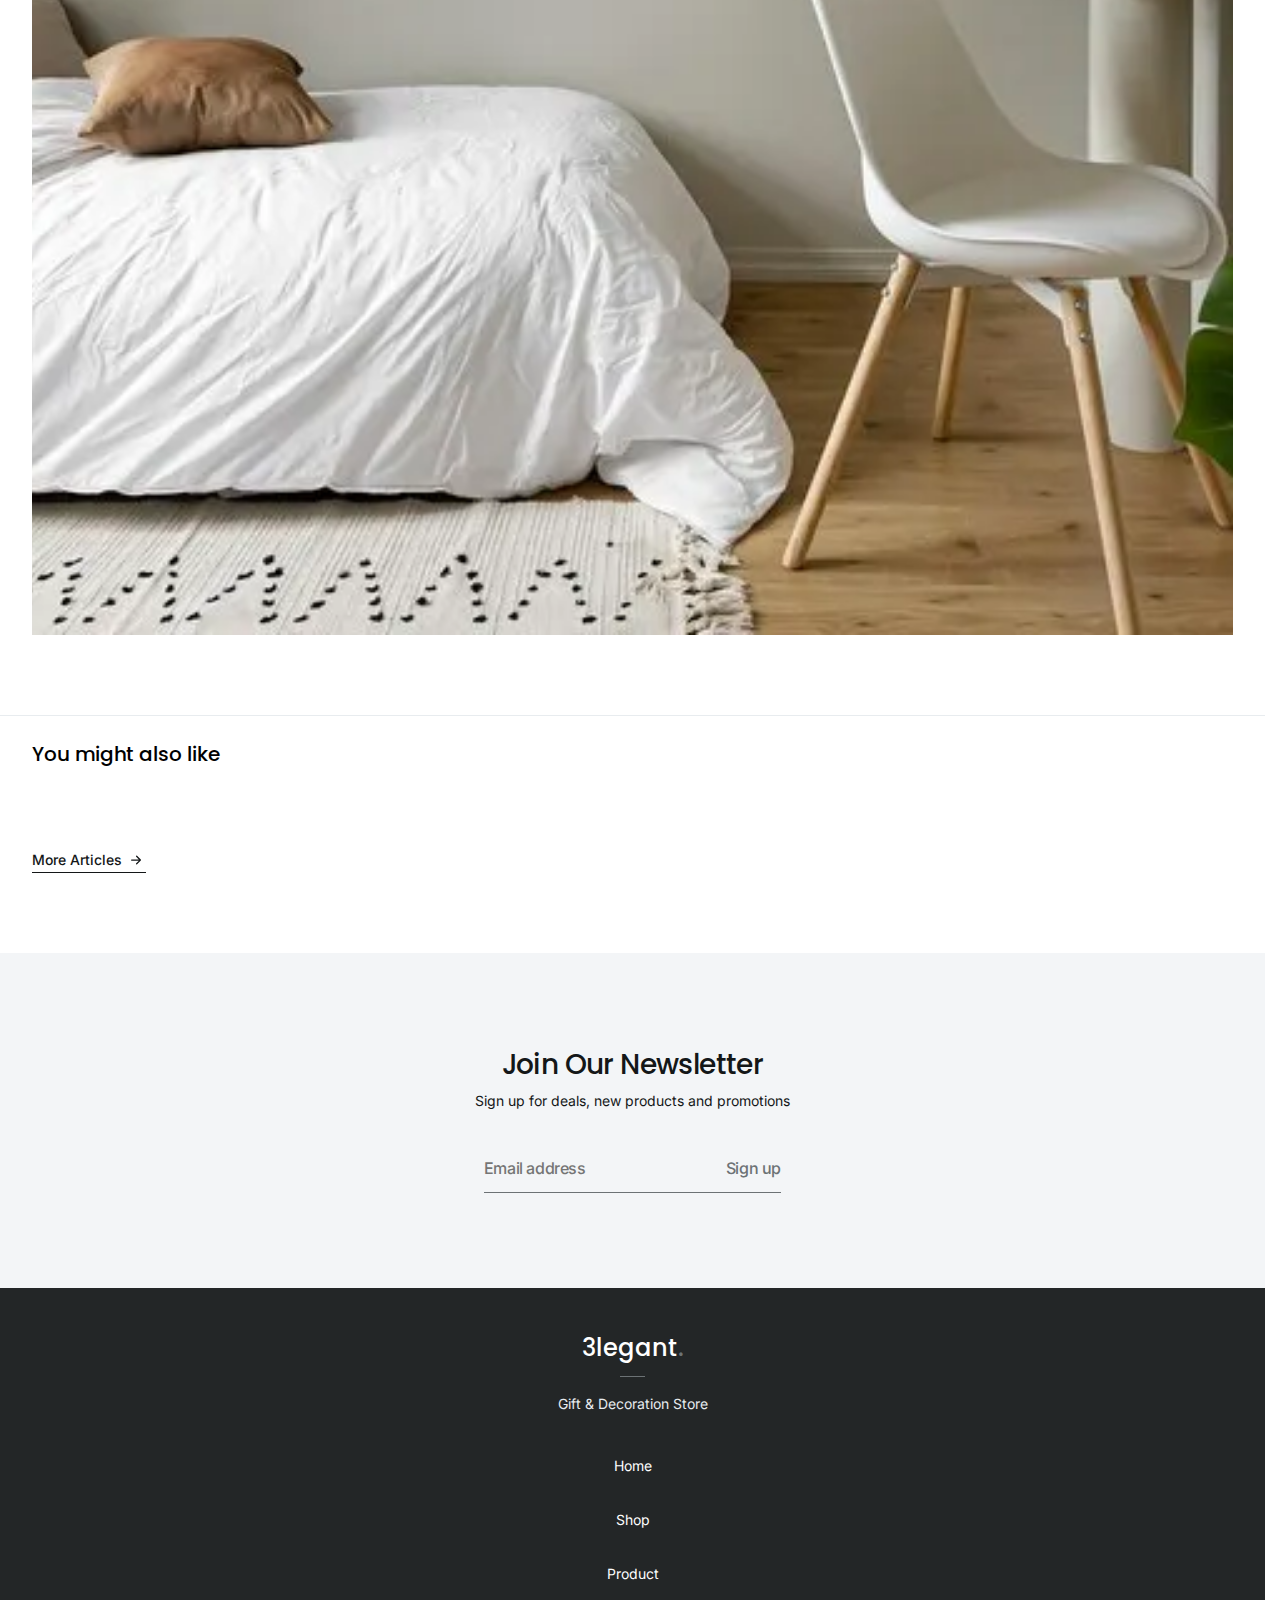
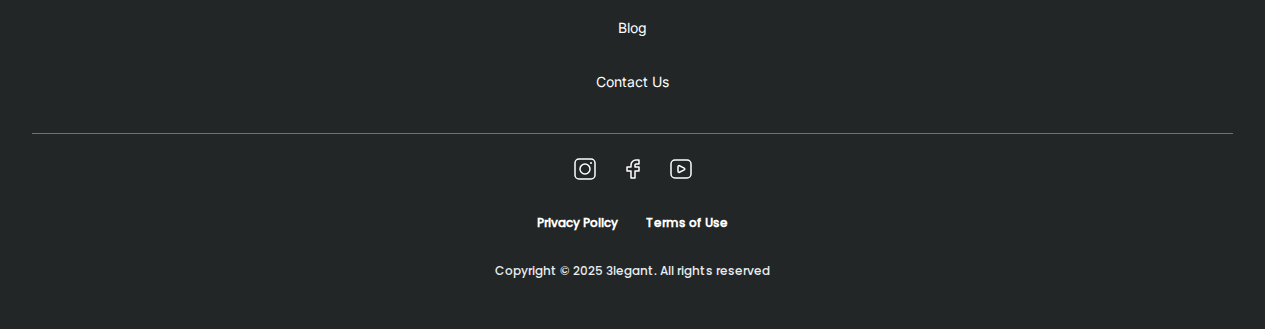
<file: blog/article-9.html>
<!DOCTYPE html>
<html lang="en">
  <head>
    <meta charset="UTF-8" />
    <meta name="viewport" content="width=device-width, initial-scale=1.0" />
    <title>3legant Shop | Soft neutrals for a serene master bedroom</title>
    <link rel="icon" href="../images/favicon.svg" />
    <link rel="stylesheet" href="../css/style.css" />
    <script src="../js/main.js" defer></script>
  </head>

  <body class="article-page">
    <!-- Header  -->

    <header class="header">
      <div class="header__left">
        <button class="header__hamburger" aria-label="Toggle menu">
          <span
            class="header__hamburger-line header__hamburger-line--top"
          ></span>
          <span
            class="header__hamburger-line header__hamburger-line--middle"
          ></span>
          <span
            class="header__hamburger-line header__hamburger-line--bottom"
          ></span>
        </button>
        <a href="../index.html" class="header__logo">
          <span class="logo">3legant<span class="logo__dot">.</span></span>
        </a>
      </div>
      <div class="header__right">
        <a href="/cart" class="header__cart">
          <svg
            viewBox="0 0 24 24"
            xmlns="http://www.w3.org/2000/svg"
            xmlns:xlink="http://www.w3.org/1999/xlink"
            width="24.000000"
            height="24.000000"
            fill="none"
          >
            <rect
              id="outline/shopping bag"
              width="24.000000"
              height="24.000000"
              x="0.000000"
              y="0.000000"
            />
            <path
              id="Rectangle 773"
              d="M15 6L15 7C15 8.65685 13.6569 10 12 10C10.3431 10 9 8.65685 9 7L9 6"
              stroke="rgb(20,23,24)"
              stroke-linecap="round"
              stroke-linejoin="round"
              stroke-width="1.5"
            />
            <path
              id="Rectangle 772"
              d="M15.6116 3C17.5669 3 19.2357 4.41365 19.5572 6.3424L21.2238 16.3424C21.6302 18.7805 19.75 21 17.2783 21L6.72194 21C4.25018 21 2.37001 18.7805 2.77636 16.3424L4.44303 6.3424C4.76449 4.41365 6.43325 3 8.3886 3L15.6116 3Z"
              fill-rule="evenodd"
              stroke="rgb(20,23,24)"
              stroke-linejoin="round"
              stroke-width="1.5"
            />
          </svg>
        </a>
      </div>
      <div class="header__mobile-menu">
        <div class="mobile-menu__top">
          <div class="mobile-menu__topline">
            <a href="../index.html" class="mobile-menu__logo">
              <span class="logo">3legant<span class="logo__dot">.</span></span>
            </a>
            <button class="mobile-menu__close-button">
              <svg
                class="mobile-menu__close-icon"
                fill="#343839"
                height="14px"
                width="14px"
                version="1.1"
                id="Capa_1"
                xmlns="http://www.w3.org/2000/svg"
                xmlns:xlink="http://www.w3.org/1999/xlink"
                viewBox="0 0 460.775 460.775"
                xml:space="preserve"
                stroke="#343839"
              >
                <path
                  d="M285.08,230.397L456.218,59.27c6.076-6.077,6.076-15.911,0-21.986L423.511,4.565c-2.913-2.911-6.866-4.55-10.992-4.55 c-4.127,0-8.08,1.639-10.993,4.55l-171.138,171.14L59.25,4.565c-2.913-2.911-6.866-4.55-10.993-4.55 c-4.126,0-8.08,1.639-10.992,4.55L4.558,37.284c-6.077,6.075-6.077,15.909,0,21.986l171.138,171.128L4.575,401.505 c-6.074,6.077-6.074,15.911,0,21.986l32.709,32.719c2.911,2.911,6.865,4.55,10.992,4.55c4.127,0,8.08-1.639,10.994-4.55 l171.117-171.12l171.118,171.12c2.913,2.911,6.866,4.55,10.993,4.55c4.128,0,8.081-1.639,10.992-4.55l32.709-32.719 c6.074-6.075,6.074-15.909,0-21.986L285.08,230.397z"
                ></path>
              </svg>
            </button>
          </div>
          <form class="mobile-menu__search-form" action="/search" method="get">
            <div class="search-wrapper">
              <svg
                class="search-form__icon"
                viewBox="0 0 21.5031 21.5031"
                xmlns="http://www.w3.org/2000/svg"
                xmlns:xlink="http://www.w3.org/1999/xlink"
                width="21.503052"
                height="21.503052"
                fill="none"
              >
                <path
                  id="Vector"
                  d="M10.25 0.75C5.00329 0.75 0.75 5.00329 0.75 10.25C0.75 15.4967 5.00329 19.75 10.25 19.75C15.4967 19.75 19.75 15.4967 19.75 10.25C19.75 5.00329 15.4967 0.75 10.25 0.75ZM17.25 17.25L20.75 20.75"
                  fill-rule="evenodd"
                  stroke="rgb(20,23,24)"
                  stroke-linecap="round"
                  stroke-linejoin="round"
                  stroke-width="1.5"
                />
              </svg>
              <input
                type="text"
                name="q"
                class="search-input"
                placeholder="Search"
              />
            </div>
          </form>
          <nav class="mobile-menu__nav">
            <ul class="mobile-menu__navigation">
              <li>
                <a href="index.html" class="mobile-menu__navigation-link"
                  >Home</a
                >
              </li>
              <li><a href="#" class="mobile-menu__navigation-link">Shop</a></li>
              <li>
                <a href="#" class="mobile-menu__navigation-link">Product</a>
              </li>
              <li>
                <a href="#" class="mobile-menu__navigation-link">Contact Us</a>
              </li>
            </ul>
          </nav>
        </div>
        <div class="mobile-menu__bottom">
          <ul class="mobile-menu__bottom-actions">
            <li class="mobile-menu__bottom-item">
              <span class="mobile-menu__bottom-item-name">Cart</span>
              <button class="mobile-menu__bottom-item-button" aria-label="Cart">
                <svg
                  viewBox="0 0 24 24"
                  xmlns="http://www.w3.org/2000/svg"
                  xmlns:xlink="http://www.w3.org/1999/xlink"
                  width="24.000000"
                  height="24.000000"
                  fill="none"
                >
                  <rect
                    id="outline/shopping bag"
                    width="24.000000"
                    height="24.000000"
                    x="0.000000"
                    y="0.000000"
                  />
                  <path
                    id="Rectangle 773"
                    d="M15 6L15 7C15 8.65685 13.6569 10 12 10C10.3431 10 9 8.65685 9 7L9 6"
                    stroke="rgb(20,23,24)"
                    stroke-linecap="round"
                    stroke-linejoin="round"
                    stroke-width="1.5"
                  />
                  <path
                    id="Rectangle 772"
                    d="M15.6116 3C17.5669 3 19.2357 4.41365 19.5572 6.3424L21.2238 16.3424C21.6302 18.7805 19.75 21 17.2783 21L6.72194 21C4.25018 21 2.37001 18.7805 2.77636 16.3424L4.44303 6.3424C4.76449 4.41365 6.43325 3 8.3886 3L15.6116 3Z"
                    fill-rule="evenodd"
                    stroke="rgb(20,23,24)"
                    stroke-linejoin="round"
                    stroke-width="1.5"
                  />
                </svg>
              </button>
            </li>

            <li class="mobile-menu__bottom-item">
              <span class="mobile-menu__bottom-item-name">Wishlist</span>
              <button
                class="mobile-menu__bottom-item-button"
                aria-label="Wishlist"
              >
                <svg
                  viewBox="0 0 24 24"
                  xmlns="http://www.w3.org/2000/svg"
                  xmlns:xlink="http://www.w3.org/1999/xlink"
                  width="24.000000"
                  height="24.000000"
                  fill="none"
                >
                  <rect
                    id="icons/Heart/Line"
                    width="24.000000"
                    height="24.000000"
                    x="0.000000"
                    y="0.000000"
                  />
                  <path
                    id="Shape"
                    d="M12.6924 6.91706C12.3055 7.28838 11.6945 7.28838 11.3076 6.91706L10.6152 6.2526C9.80477 5.47487 8.70994 5 7.5 5C5.01472 5 3 7.01472 3 9.5C3 11.8826 4.28979 13.8501 6.15176 15.4666C8.01532 17.0844 10.2434 18.1574 11.5746 18.7051C11.853 18.8196 12.147 18.8196 12.4254 18.7051C13.7566 18.1574 15.9847 17.0844 17.8482 15.4666C19.7102 13.85 21 11.8826 21 9.5C21 7.01472 18.9853 5 16.5 5C15.2901 5 14.1952 5.47487 13.3848 6.2526L12.6924 6.91706ZM12 4.80957C10.8321 3.6888 9.24649 3 7.5 3C3.91015 3 1 5.91015 1 9.5C1 15.8683 7.97034 19.385 10.8138 20.5547C11.5796 20.8697 12.4204 20.8697 13.1862 20.5547C16.0297 19.385 23 15.8682 23 9.5C23 5.91015 20.0899 3 16.5 3C14.7535 3 13.1679 3.6888 12 4.80957Z"
                    fill="rgb(20,23,24)"
                    fill-rule="evenodd"
                  />
                </svg>
              </button>
            </li>
          </ul>
          <button class="mobile-menu__sign-in-button">Sign In</button>
          <div class="mobile-menu__social-icons">
            <button class="social-icons__button">
              <a
                href="https://www.instagram.com/"
                target="_blank"
                class="social-icons__link"
              >
                <svg
                  viewBox="0 0 24 24"
                  xmlns="http://www.w3.org/2000/svg"
                  xmlns:xlink="http://www.w3.org/1999/xlink"
                  width="24.000000"
                  height="24.000000"
                  fill="none"
                >
                  <rect
                    id="social/outline/instagram"
                    width="24.000000"
                    height="24.000000"
                    x="0.000000"
                    y="0.000000"
                    fill="rgb(255,255,255)"
                    fill-opacity="0"
                  />
                  <rect
                    id="Vector"
                    width="20.000000"
                    height="20.000000"
                    x="2.000000"
                    y="2.000000"
                    rx="4.000000"
                    stroke="rgb(20,23,24)"
                    stroke-width="1.5"
                  />
                  <circle
                    id="Vector"
                    cx="18"
                    cy="6"
                    r="1"
                    fill="rgb(20,23,24)"
                  />
                  <circle
                    id="Vector"
                    cx="12"
                    cy="12"
                    r="5"
                    stroke="rgb(20,23,24)"
                    stroke-width="1.5"
                  />
                </svg>
              </a>
            </button>
            <button class="social-icons__button">
              <a
                href="https://www.facebook.com//"
                target="_blank"
                class="social-icons__link"
              >
                <svg
                  viewBox="0 0 24 24"
                  xmlns="http://www.w3.org/2000/svg"
                  xmlns:xlink="http://www.w3.org/1999/xlink"
                  width="24.000000"
                  height="24.000000"
                  fill="none"
                >
                  <rect
                    id="social/outline/facebook"
                    width="24.000000"
                    height="24.000000"
                    x="0.000000"
                    y="0.000000"
                  />
                  <path
                    id="Vector 2998"
                    d="M18 3L18 7L15 7C14.4477 7 14 7.44772 14 8L14 10L18 10L18 14L14 14L14 21L10 21L10 14L6 14L6 10L10 10L10 8C10 5.23858 12.2386 3 15 3L18 3Z"
                    stroke="rgb(20,23,24)"
                    stroke-linecap="round"
                    stroke-linejoin="round"
                    stroke-width="1.5"
                  />
                </svg>
              </a>
            </button>
            <button class="social-icons__button">
              <a
                href="https://www.youtube.com/"
                target="_blank"
                class="social-icons__link"
              >
                <svg
                  viewBox="0 0 24 24"
                  xmlns="http://www.w3.org/2000/svg"
                  xmlns:xlink="http://www.w3.org/1999/xlink"
                  width="24.000000"
                  height="24.000000"
                  fill="none"
                >
                  <rect
                    id="social/outline/youtube"
                    width="24.000000"
                    height="24.000000"
                    x="0.000000"
                    y="0.000000"
                  />
                  <rect
                    id="Rectangle 1083"
                    width="20.000000"
                    height="18.000000"
                    x="2.000000"
                    y="3.000000"
                    rx="4.000000"
                    stroke="rgb(20,23,24)"
                    stroke-width="1.5"
                  />
                  <path
                    id="Vector 2900"
                    d="M10.4472 8.72361C9.78231 8.39116 9 8.87465 9 9.61803L9 14.382C9 15.1253 9.78231 15.6088 10.4472 15.2764L15.2111 12.8944C15.9482 12.5259 15.9482 11.4741 15.2111 11.1056L10.4472 8.72361Z"
                    stroke="rgb(20,23,24)"
                    stroke-linecap="round"
                    stroke-width="1.5"
                  />
                </svg>
              </a>
            </button>
          </div>
        </div>
      </div>
    </header>

    <!-- Main -->
    <main class="main">
      <!-- Article -->

      <a href="../blog.html" class="article-page__back-link">
        <svg
          width="8"
          height="12"
          viewBox="0 0 8 12"
          fill="none"
          xmlns="http://www.w3.org/2000/svg"
        >
          <path
            d="M6 1 L1 6 L6 11"
            stroke="#6C7275"
            stroke-width="2"
            stroke-linecap="round"
            stroke-linejoin="round"
          /></svg
        >Back to Blog
      </a>

      <section class="article">
        <div class="article__header">
          <span class="article__label">Article</span>
          <h1 class="article__title">
            Soft neutrals for a serene master bedroom
          </h1>
          <div class="article__meta">
            <span class="article__author">
              <svg
                width="16px"
                height="16px"
                viewBox="0 0 17 17"
                fill="none"
                xmlns="http://www.w3.org/2000/svg"
                transform="rotate(0)"
              >
                <g id="SVGRepo_iconCarrier">
                  <circle
                    cx="12"
                    cy="9"
                    r="3"
                    stroke="rgba(108, 114, 117, 1)"
                    stroke-width="1.5"
                  ></circle>
                  <circle
                    cx="12"
                    cy="12"
                    r="10"
                    stroke="rgba(108, 114, 117, 1)"
                    stroke-width="1.5"
                  ></circle>
                  <path
                    d="M17.9691 20C17.81 17.1085 16.9247 15 11.9999 15C7.07521 15 6.18991 17.1085 6.03076 20"
                    stroke="rgba(108, 114, 117, 1)"
                    stroke-width="1.5"
                    stroke-linecap="round"
                  ></path>
                </g></svg
              >Jhon Doe
            </span>
            <time class="article__date" datetime="2025-09-29"
              ><svg
                width="16px"
                height="16px"
                viewBox="0 0 17 17"
                version="1.1"
                xmlns="http://www.w3.org/2000/svg"
                xmlns:xlink="http://www.w3.org/1999/xlink"
                xmlns:sketch="http://www.bohemiancoding.com/sketch/ns"
                fill="#6C7275"
              >
                <g id="SVGRepo_iconCarrier">
                  <title>calendar</title>
                  <desc>Created with Sketch Beta.</desc>
                  <defs></defs>
                  <g
                    id="Page-1"
                    stroke="none"
                    stroke-width="1"
                    fill="none"
                    fill-rule="evenodd"
                    sketch:type="MSPage"
                  >
                    <g
                      id="Icon-Set"
                      sketch:type="MSLayerGroup"
                      transform="translate(-309.000000, -359.000000)"
                      fill="#6C7275"
                    >
                      <path
                        d="M323,383 L325,383 L325,385 L323,385 L323,383 Z M323,387 L325,387 C326.104,387 327,386.104 327,385 L327,383 C327,381.896 326.104,381 325,381 L323,381 C321.896,381 321,381.896 321,383 L321,385 C321,386.104 321.896,387 323,387 L323,387 Z M315,383 L317,383 L317,385 L315,385 L315,383 Z M315,387 L317,387 C318.104,387 319,386.104 319,385 L319,383 C319,381.896 318.104,381 317,381 L315,381 C313.896,381 313,381.896 313,383 L313,385 C313,386.104 313.896,387 315,387 L315,387 Z M323,375 L325,375 L325,377 L323,377 L323,375 Z M323,379 L325,379 C326.104,379 327,378.104 327,377 L327,375 C327,373.896 326.104,373 325,373 L323,373 C321.896,373 321,373.896 321,375 L321,377 C321,378.104 321.896,379 323,379 L323,379 Z M315,375 L317,375 L317,377 L315,377 L315,375 Z M315,379 L317,379 C318.104,379 319,378.104 319,377 L319,375 C319,373.896 318.104,373 317,373 L315,373 C313.896,373 313,373.896 313,375 L313,377 C313,378.104 313.896,379 315,379 L315,379 Z M337,367 L311,367 L311,365 C311,363.896 311.896,363 313,363 L317,363 L317,364 C317,364.553 317.447,365 318,365 C318.553,365 319,364.553 319,364 L319,363 L329,363 L329,364 C329,364.553 329.447,365 330,365 C330.553,365 331,364.553 331,364 L331,363 L335,363 C336.104,363 337,363.896 337,365 L337,367 L337,367 Z M337,387 C337,388.104 336.104,389 335,389 L313,389 C311.896,389 311,388.104 311,387 L311,369 L337,369 L337,387 L337,387 Z M335,361 L331,361 L331,360 C331,359.448 330.553,359 330,359 C329.447,359 329,359.448 329,360 L329,361 L319,361 L319,360 C319,359.448 318.553,359 318,359 C317.447,359 317,359.448 317,360 L317,361 L313,361 C310.791,361 309,362.791 309,365 L309,387 C309,389.209 310.791,391 313,391 L335,391 C337.209,391 339,389.209 339,387 L339,365 C339,362.791 337.209,361 335,361 L335,361 Z M331,375 L333,375 L333,377 L331,377 L331,375 Z M331,379 L333,379 C334.104,379 335,378.104 335,377 L335,375 C335,373.896 334.104,373 333,373 L331,373 C329.896,373 329,373.896 329,375 L329,377 C329,378.104 329.896,379 331,379 L331,379 Z M331,383 L333,383 L333,385 L331,385 L331,383 Z M331,387 L333,387 C334.104,387 335,386.104 335,385 L335,383 C335,381.896 334.104,381 333,381 L331,381 C329.896,381 329,381.896 329,383 L329,385 C329,386.104 329.896,387 331,387 L331,387 Z"
                        id="calendar"
                        sketch:type="MSShapeGroup"
                      ></path>
                    </g>
                  </g>
                </g></svg
              >September 29, 2025</time
            >
          </div>
        </div>
        <div class="article__body">
          <img
            src="../images/blog-posts-images/article-9/article-9-image-1.webp"
            alt=""
            class="article__image"
          />
          <div class="article__text-block">
            <p class="article__text">
              Neutral colors create a peaceful bedroom environment. Soft whites,
              beiges, and pale greys help the room feel spacious and calm.
            </p>
            <h2 class="article__subtitle">Minimalist approach</h2>
            <p class="article__text">
              Limit the number of items in the bedroom. Keep surfaces clean and
              add only essential furniture for relaxation and sleep quality.
            </p>
          </div>
          <img
            src="../images/blog-posts-images/article-9/article-9-image-2.webp"
            alt=""
            class="article__image"
          />
          <div class="article__text-block">
            <h2 class="article__subtitle">Textured accents</h2>
            <p class="article__text">
              Use soft rugs, throws, and pillows to add warmth and comfort
              without introducing strong colors. Textures provide depth to a
              neutral palette.
            </p>
          </div>
          <img
            src="../images/blog-posts-images/article-9/article-9-image-3.webp"
            alt=""
            class="article__image"
          />
          <div class="article__text-block">
            <h2 class="article__subtitle">Calming details</h2>
            <p class="article__text">
              Include minimal artwork, plants, or gentle lighting. Small touches
              enhance serenity and support restful sleep.
            </p>
          </div>
          <img
            src="../images/blog-posts-images/article-9/article-9-image-4.webp"
            alt=""
            class="article__image"
          />
        </div>
      </section>

      <section class="recommended-articles">
        <h4 class="recommended-articles__title">You might also like</h4>
        <div class="recommended-articles__list" id="recommendedList"></div>
        <a href="../blog.html" class="cta-link recommended-articles__link"
          >More Articles
          <svg
            xmlns="http://www.w3.org/2000/svg"
            width="20"
            height="20"
            fill="currentColor"
            class="bi bi-arrow-right-short"
            viewBox="0 0 16 16"
          >
            <path
              fill-rule="evenodd"
              d="M4 8a.5.5 0 0 1 .5-.5h5.793L8.146 5.354a.5.5 0 1 1 .708-.708l3 3a.5.5 0 0 1 0 .708l-3 3a.5.5 0 0 1-.708-.708L10.293 8.5H4.5A.5.5 0 0 1 4 8"
            />
          </svg>
        </a>
      </section>

      <!-- Newsletter -->

      <section class="newsletter">
        <div class="newsletter__header">
          <span class="newsletter__title">Join Our Newsletter</span>
          <p class="newsletter__description">
            Sign up for deals, new products and promotions
          </p>
        </div>
        <form class="newsletter__form">
          <div class="newsletter__field">
            <input
              type="email"
              id="newsletter-email"
              name="email"
              class="newsletter__input"
              placeholder="Email address"
              required
            />
            <button type="submit" class="newsletter__button">Sign up</button>
          </div>
        </form>
      </section>
    </main>

    <!-- Footer -->

    <footer class="footer">
      <div class="footer__header">
        <a href="#" class="footer__logo"
          >3legant<span class="logo__dot">.</span></a
        >
        <span class="footer__tagline">Gift & Decoration Store</span>
      </div>
      <nav class="footer__navigation">
        <ul class="footer__navigation-list">
          <li class="footer__navigation-item">
            <a href="#" class="footer__navigation-link">Home</a>
          </li>
          <li class="footer__navigation-item">
            <a href="#" class="footer__navigation-link">Shop</a>
          </li>
          <li class="footer__navigation-item">
            <a href="#" class="footer__navigation-link">Product</a>
          </li>
          <li class="footer__navigation-item">
            <a href="../blog.html" class="footer__navigation-link">Blog</a>
          </li>
          <li class="footer__navigation-item">
            <a href="#" class="footer__navigation-link">Contact Us</a>
          </li>
        </ul>
      </nav>
      <div class="footer__social-links">
        <a
          href="https://www.instagram.com/"
          target="_blank"
          class="footer__social-link"
        >
          <svg
            viewBox="0 0 24 24"
            xmlns="http://www.w3.org/2000/svg"
            xmlns:xlink="http://www.w3.org/1999/xlink"
            width="24.000000"
            height="24.000000"
            fill="none"
          >
            <rect
              id="social/outline/instagram"
              width="24.000000"
              height="24.000000"
              x="0.000000"
              y="0.000000"
              fill="rgb(255,255,255)"
              fill-opacity="0"
            />
            <rect
              id="Vector"
              width="20.000000"
              height="20.000000"
              x="2.000000"
              y="2.000000"
              rx="4.000000"
              stroke="rgb(254, 254, 254)"
              stroke-width="1.5"
            />
            <circle
              id="Vector"
              cx="18"
              cy="6"
              r="1"
              fill="rgb(254, 254, 254)"
            />
            <circle
              id="Vector"
              cx="12"
              cy="12"
              r="5"
              stroke="rgb(254, 254, 254)"
              stroke-width="1.5"
            />
          </svg>
        </a>
        <a
          href="https://www.facebook.com//"
          target="_blank"
          class="footer__social-link"
        >
          <svg
            viewBox="0 0 24 24"
            xmlns="http://www.w3.org/2000/svg"
            xmlns:xlink="http://www.w3.org/1999/xlink"
            width="24.000000"
            height="24.000000"
            fill="none"
          >
            <rect
              id="social/outline/facebook"
              width="24.000000"
              height="24.000000"
              x="0.000000"
              y="0.000000"
            />
            <path
              id="Vector 2998"
              d="M18 3L18 7L15 7C14.4477 7 14 7.44772 14 8L14 10L18 10L18 14L14 14L14 21L10 21L10 14L6 14L6 10L10 10L10 8C10 5.23858 12.2386 3 15 3L18 3Z"
              stroke="rgb(254, 254, 254)"
              stroke-linecap="round"
              stroke-linejoin="round"
              stroke-width="1.5"
            />
          </svg>
        </a>
        <a
          href="https://www.youtube.com/"
          target="_blank"
          class="footer__social-link"
        >
          <svg
            viewBox="0 0 24 24"
            xmlns="http://www.w3.org/2000/svg"
            xmlns:xlink="http://www.w3.org/1999/xlink"
            width="24.000000"
            height="24.000000"
            fill="none"
          >
            <rect
              id="social/outline/youtube"
              width="24.000000"
              height="24.000000"
              x="0.000000"
              y="0.000000"
            />
            <rect
              id="Rectangle 1083"
              width="20.000000"
              height="18.000000"
              x="2.000000"
              y="3.000000"
              rx="4.000000"
              stroke="rgb(254, 254, 254)"
              stroke-width="1.5"
            />
            <path
              id="Vector 2900"
              d="M10.4472 8.72361C9.78231 8.39116 9 8.87465 9 9.61803L9 14.382C9 15.1253 9.78231 15.6088 10.4472 15.2764L15.2111 12.8944C15.9482 12.5259 15.9482 11.4741 15.2111 11.1056L10.4472 8.72361Z"
              stroke="rgb(254, 254, 254)"
              stroke-linecap="round"
              stroke-width="1.5"
            />
          </svg>
        </a>
      </div>
      <div class="footer__legal">
        <span class="footer_privacy-policy">Privacy Policy</span>
        <span class="footer__terms-of-use">Terms of Use</span>
      </div>
      <span class="footer__copyright"
        >Copyright © 2025 3legant. All rights reserved</span
      >
    </footer>
  </body>
</html>
</file>
<file: css/style.css>
* {
  margin: 0;
  padding: 0;
  box-sizing: border-box;
}

@font-face {
  font-family: 'Poppins';
  src: url('../fonts/poppins-medium.woff2') format('woff2');
  font-display: swap;
  font-weight: 500;
  font-style: normal;
}

@font-face {
  font-family: 'Inter';
  src: url('../fonts/inter-400.woff2') format('woff2');
  font-display: swap;
  font-weight: 400;
  font-style: normal;
}

@font-face {
  font-family: 'Inter';
  src: url('../fonts/inter-500.woff2') format('woff2');
  font-display: swap;
  font-weight: 500;
  font-style: normal;
}

@font-face {
  font-family: 'Inter';
  src: url('../fonts/inter-600.woff2') format('woff2');
  font-display: swap;
  font-weight: 600;
  font-style: normal;
}

@font-face {
  font-family: 'Inter';
  src: url('../fonts/inter-700.woff2') format('woff2');
  font-display: swap;
  font-weight: 700;
  font-style: normal;
}

:root {
  --text-black: rgba(18, 18, 18, 1);
  --text-blue: rgba(62, 62, 89, 1);
  --primary-black: rgba(0, 0, 0, 1);
  --secondary-blue: rgba(55, 125, 255, 1);
  --secondary-green: rgba(56, 203, 137, 1);
  --secondary-orange: rgba(255, 171, 0, 1);
  --secondary-red: rgba(255, 86, 48, 1);
  --neutral-black: rgba(20, 23, 24, 1);
  --neutral-ultra-dark-gray: rgba(35, 38, 39, 1);
  --neutral-dark-gray: rgba(52, 56, 57, 1);
  --neutral-gray: rgba(108, 114, 117, 1);
  --neutral-silver: rgba(232, 236, 239, 1);
  --neutral-light-silver: rgba(243, 245, 247, 1);
  --neutral-white: rgba(254, 254, 254, 1);
  --white: rgba(255, 255, 255, 1);
  --input-border-silver: rgba(203, 203, 203, 1);
}

html {
  scrollbar-gutter: stable;
}

body {
  transition: padding-top 0.3s ease, background-color 0.3s;
  padding-top: 36px;
  font-family: 'Inter';
  font-weight: 500;
  color: var(--text-black);
  overflow-x: hidden;
}

a {
  text-decoration: none;
  color: var(--neutral-black);
  cursor: pointer;
}

ul {
  list-style: none;
}

img {
  max-width: 100%;
}

button {
  background: none;
  border: none;
  padding: 0;
  margin: 0;
  font: inherit;
  color: inherit;
  cursor: pointer;
  text-align: inherit;
  text-decoration: none;
  white-space: nowrap;
}

/* Topbar */

.top-bar {
  display: flex;
  justify-content: center;
  align-items: center;
  gap: 22px;
  padding: 6px 56px;
  width: 100%;
  background-color: var(--neutral-light-silver);
  position: fixed;
  top: 0;
  left: 0;
  right: 0;
  z-index: 1000;
  transform: translate(0);
  transition: transform 0.3s ease;
}

.top-bar.hidden {
  transform: translateY(-100%);
}

.top-bar__offer {
  text-align: center;
  display: flex;
  align-items: center;
  gap: 2px;
}

.top-bar__offer--text {
  color: var(--neutral-dark-gray);
  font-family: Inter;
  font-size: 12px;
  font-weight: 600;
  line-height: 20px;
  white-space: nowrap;
}

.top-bar__close-button {
  padding: 4px;
  cursor: pointer;
  line-height: 0;
}

.top-bar__close-buttton svg {
  display: block;
}

/* Header */

.header {
  display: flex;
  justify-content: space-between;
  align-items: center;
  position: fixed;
  z-index: 900;
  width: 100%;
  padding: 16px 32px;
  background-color: var(--white);
}

.header__logo {
  font-family: Poppins;
  font-size: 16px;
  font-weight: 500;
  line-height: 24px;
  color: var(--primary-black);
}

.logo__dot {
  color: var(--neutral-gray);
}

.header__left {
  display: flex;
  align-items: center;
  gap: 5px;
}

.header__hamburger {
  display: flex;
  flex-direction: column;
  justify-content: space-between;
  gap: 2px;
  padding: 9px 5px;
}

.header__hamburger-line {
  background-color: var(--neutral-black);
  height: 2px;
  width: 12px;
  border-radius: 90px;
}

body.lock {
  overflow: hidden;
  background-color: rgba(0, 0, 0, 0.32);
}

/* Mobile Menu */

.header__mobile-menu {
  display: flex;
  flex-direction: column;
  justify-content: space-between;
  position: fixed;
  top: 36px;
  left: 0;
  width: 92%;
  height: calc(100% - 36px);
  padding: 24px;
  transform: translateX(110%);
  z-index: 15;
  background: var(--neutral-white);
  transition: transform 0.4s ease, top 0.3s ease, height 0.3s ease;
}

.header.open .header__mobile-menu {
  transform: translateX(0);
  opacity: 1;
}

.mobile-menu__top {
  display: flex;
  flex-direction: column;
  justify-content: space-between;
}

.mobile-menu__topline {
  display: flex;
  justify-content: space-between;
}

.mobile-menu__logo {
  color: var(--primary-black);
}

.mobile-menu__close-icon {
  fill: var(--neutral-gray);
}

.mobile-menu__search-form {
  margin-top: 16px;
  width: 100%;
}

.search-wrapper {
  position: relative;
  width: 100%;
}

.search-form__icon {
  position: absolute;
  left: 18px;
  top: 50%;
  transform: translateY(-50%);
  color: var(--neutral-black);
}

.search-input {
  width: 100%;
  padding: 13px 18px 13px 48px;
  border: 1px solid var(--neutral-gray);
  border-radius: 6px;
  font-size: 14px;
  outline: none;
}

.mobile-menu__navigation {
  display: flex;
  flex-direction: column;
}

.mobile-menu__navigation li {
  padding: 16px 0;
  border-bottom: 1px solid var(--neutral-silver);
}

.mobile-menu__navigation-link {
  font-family: Inter;
  font-size: 14px;
  font-weight: 500;
  line-height: 24px;
  color: var(--neutral-black);
}

.mobile-menu__bottom {
  display: flex;
  flex-direction: column;
  gap: 24px;
}

.mobile-menu__bottom-item {
  display: flex;
  justify-content: space-between;
  align-items: center;
  padding: 8px 0;
  width: 100%;
  border-bottom: 1px solid var(--neutral-silver);
}

.mobile-menu__bottom-item-name {
  font-family: Inter;
  font-size: 18px;
  font-weight: 500;
  line-height: 32px;
  letter-spacing: -0.4px;
  color: var(--neutral-gray);
}

.mobile-menu__sign-in-button {
  display: flex;
  justify-content: center;
  align-items: center;
  width: 100%;
  padding: 10px 26px;
  border-radius: 6px;
  background-color: var(--neutral-black);
  font-family: Inter;
  font-size: 18px;
  font-weight: 500;
  line-height: 32px;
  letter-spacing: -0.4px;
  text-align: center;
  color: var(--neutral-white);
}

.mobile-menu__social-icons {
  display: flex;
  align-items: center;
  gap: 32px;
}

/* Main */

.main {
  padding: 60px 32px 0;
}

/* Main Slider */

.main-slider .glide {
  position: relative;
}

.main-slider .glide__slide {
  height: 304px;
}

.main-slider .glide__slide .slide__image {
  width: auto;
  height: 100%;
}

.main-slider [data-glide-el='controls'],
.main-slider [data-glide-el='controls[nav]'] {
  display: none;
}

.main-slider .glide__bullets {
  position: absolute;
  bottom: 16px;
  left: 50%;
  transform: translateX(-50%);
  display: flex;
  align-items: center;
  gap: 16px;
  z-index: 10;
}

.main-slider .glide__bullet {
  width: 8px;
  height: 8px;
  background-color: #fff;
  border-radius: 50%;
  border: none;
  padding: 0;
  cursor: pointer;
  transition: all 0.3s;
}

.main-slider .glide__bullet--active {
  width: 30px;
  height: 8px;
  border-radius: 100px;
  background-color: #fff;
}

/* Company Meta */

.company-meta {
  display: flex;
  flex-direction: column;
  gap: 19px;
  padding: 32px 0 40px;
}

.company-meta__slogan {
  display: flex;
  flex-direction: column;
}

.slogan__first-line,
.slogan__second-line,
.slogan__first-line--accent,
.slogan__second-line--accent {
  font-family: Poppins;
  font-size: 40px;
  font-weight: 500;
  line-height: 44px;
  letter-spacing: -0.4px;
  text-align: left;
  color: var(--neutral-black);
}

.slogan__first-line--accent,
.slogan__second-line--accent {
  color: var(--neutral-gray);
}

.company-meta__details,
.company-meta__details--highlight {
  font-family: Inter;
  font-size: 14px;
  font-weight: 500;
  line-height: 22px;
  text-align: left;
  color: var(--neutral-gray);
}

.company-meta__details--highlight {
  color: var(--neutral-dark-gray);
  font-weight: 700;
}

/* Categories */

.categories {
  display: flex;
  flex-direction: column;
  gap: 16px;
}

.categories__item {
  display: flex;
  flex-direction: row;
  justify-content: space-between;
  align-items: end;
  gap: 30px;
  background-color: var(--neutral-light-silver);
  padding: 22px 17px 31px;
}

.categories__item--living-room {
  flex-direction: column;
  align-items: start;
}

.categories__label {
  display: flex;
  flex-direction: column;
  gap: 8px;
}

.categories__title {
  font-family: Poppins;
  font-size: 28px;
  font-weight: 500;
  line-height: 34px;
  letter-spacing: -0.6px;
  text-align: left;
  color: var(--neutral-black);
}

.cta-link {
  width: fit-content;
  font-family: Inter;
  font-size: 14px;
  font-weight: 500;
  line-height: 24px;
  text-align: left;
  color: var(--neutral-black);
  display: flex;
  align-items: center;
  gap: 4px;
  border-bottom: 1px solid var(--neutral-black);
}

.categories__image {
  max-width: 88px;
}

.categories__image--living-room {
  max-width: 140px;
}

/* New Arrivals */

.new-arrivals {
  padding: 32px 0;
  display: flex;
  flex-direction: column;
  gap: 40px;
}

.section-title {
  font-family: Poppins;
  font-size: 34px;
  font-weight: 500;
  line-height: 38px;
  letter-spacing: -0.6px;
  text-align: left;
  width: 50%;
}

.new-arrivals__items-wrapper {
  margin: 0 -24px;
}

.new-arrivals__items {
  display: flex;
  flex-direction: row;
  gap: 16px;
  overflow-x: auto;
}

.new-arrivals__item {
  display: flex;
  flex-direction: column;
  gap: 12px;
  flex: 0 0 auto;
  width: clamp(234px, 25%, 300px);
  aspect-ratio: 3 / 5;
  padding-bottom: 40px;
}

/* Benefits */

.benefits {
  display: grid;
  row-gap: 24px;
  column-gap: 8px;
  grid-template-columns: repeat(auto-fit, minmax(120px, 1fr));
  padding: 32px 0;
}

.benefits__item {
  width: 100%;
  display: flex;
  flex-direction: column;
  gap: 16px;
  padding: 32px 16px;
  background-color: var(--neutral-light-silver);
}

.benefits__image {
  padding: 4px;
}

.benefits__info {
  display: flex;
  flex-direction: column;
  gap: 4px;
}

.benefits__title {
  font-family: Inter;
  font-size: 14px;
  font-weight: 600;
  line-height: 22px;
  text-align: left;
  color: var(--neutral-black);
}

.benefits__description {
  font-family: Inter;
  font-size: 14px;
  font-weight: 400;
  line-height: 22px;
  text-align: left;
  color: var(--neutral-gray);
}

/* Promo */

.promo {
  margin: 0px -32px;
  display: flex;
  flex-direction: column;
  background-color: var(--neutral-light-silver);
}

.promo__info {
  display: flex;
  flex-direction: column;
  gap: 16px;
  padding: 58px 32px;
  width: 95%;
}

.promo__header {
  font-family: Inter;
  font-size: 16px;
  font-weight: 700;
  line-height: 16px;
  text-align: left;
  text-transform: uppercase;
  color: var(--secondary-blue);
}

.promo__title {
  font-family: Poppins;
  font-size: 34px;
  font-weight: 500;
  line-height: 38px;
  letter-spacing: -0.6px;
  text-align: left;
  color: var(--neutral-black);
}

.promo__description {
  font-family: Inter;
  font-size: 16px;
  font-weight: 400;
  line-height: 26px;
  text-align: left;
  color: var(--neutral-black);
}

/* Articles */

.articles {
  display: flex;
  flex-direction: column;
  gap: 24px;
  padding: 40px 0;
}

.articles__header {
  display: flex;
  flex-direction: row;
  justify-content: space-between;
  align-items: baseline;
  margin-bottom: 16px;
}

.articles__article {
  display: flex;
  flex-direction: column;
  gap: 16px;
}

.article__content {
  display: flex;
  flex-direction: column;
  gap: 8px;
}

.article__title {
  font-family: Inter;
  font-size: 16px;
  font-weight: 600;
  line-height: 26px;
  text-align: left;
  color: var(--neutral-ultra-dark-gray);
}

/* Newsletter */

.newsletter {
  display: flex;
  flex-direction: column;
  align-items: center;
  gap: 32px;
  padding: 95px 32px;
  margin: 0px -32px;
  background-color: var(--neutral-light-silver);
}

.newsletter__header {
  display: flex;
  flex-direction: column;
  align-items: center;
  gap: 8px;
}

.newsletter__title {
  font-family: Poppins;
  font-size: 28px;
  font-weight: 500;
  line-height: 34px;
  letter-spacing: -0.6px;
  text-align: center;
  color: var(--neutral-black);
}

.newsletter__description {
  font-family: Inter;
  font-size: 14px;
  font-weight: 400;
  line-height: 22px;
  text-align: center;
  color: var(--neutral-black);
}

.newsletter__field {
  display: flex;
  flex-direction: row;
  align-items: center;
  justify-content: space-between;
  gap: 8px;
  padding: 10px 0;
  border-bottom: 1px solid var(--neutral-gray);
}

.newsletter__label {
  display: flex;
  justify-content: center;
  align-items: center;
}

.newsletter__input {
  width: 100%;
  font-family: Inter;
  font-size: 16px;
  font-weight: 500;
  line-height: 28px;
  letter-spacing: -0.4px;
  text-align: left;
  color: var(--neutral-gray);
  border: none;
  background-color: var(--neutral-light-silver);
}

.newsletter__input:focus {
  outline: none;
}

.newsletter__button {
  font-family: Inter;
  font-size: 16px;
  font-weight: 500;
  line-height: 28px;
  letter-spacing: -0.4px;
  color: var(--neutral-gray);
}

/* Footer */

.footer {
  display: flex;
  flex-direction: column;
  align-items: center;
  gap: 40px;
  padding: 48px 32px;
  background-color: var(--neutral-ultra-dark-gray);
}

.footer__header {
  display: flex;
  flex-direction: column;
  align-items: center;
  gap: 16px;
}

.footer__logo {
  font-family: Poppins;
  font-size: 24px;
  font-weight: 500;
  line-height: 24px;
  text-align: center;
  color: var(--white);
  position: relative;
}

.footer__logo::after {
  content: '';
  display: block;
  width: 25%;
  height: 1px;
  background-color: var(--neutral-gray);
  margin: 16px auto 0;
}

.footer__tagline {
  font-family: Inter;
  font-size: 14px;
  font-weight: 400;
  line-height: 22px;
  text-align: center;
  color: var(--neutral-silver);
}

.footer__navigation-list {
  display: flex;
  flex-direction: column;
  align-items: center;
  justify-content: space-between;
  gap: 32px;
}

.footer__navigation-link {
  font-family: Inter;
  font-size: 14px;
  font-weight: 400;
  line-height: 22px;
  color: var(--neutral-white);
}

.footer__social-links {
  width: 100%;
  display: flex;
  justify-content: center;
  gap: 24px;
  padding-top: 24px;
  position: relative;
}

.footer__social-links::before {
  content: '';
  position: absolute;
  top: 0;
  left: 0;
  width: 100%;
  height: 1px;
  background-color: var(--neutral-gray);
}

.footer__legal {
  display: flex;
  flex-direction: row;
  justify-content: center;
  align-items: center;
  gap: 28px;
  margin-top: -12px;
  font-family: Poppins;
  font-size: 12px;
  font-weight: 600;
  line-height: 20px;
  color: var(--neutral-white);
}

.footer__copyright {
  font-family: Poppins;
  font-size: 12px;
  font-weight: 400;
  line-height: 20px;
  color: var(--neutral-silver);
  margin-top: -12px;
}

/* Blog */

body.blog-page {
  padding-top: 0;
}

.blog-page .header__mobile-menu {
  top: 0;
  height: 100%;
}

/* Page Header */

.page-header {
  display: flex;
  flex-direction: column;
  align-items: center;
  gap: 16px;
  padding: 92px 24px;
  background-repeat: no-repeat;
  background-size: cover;
  background-position: center center;
}

.page-header--blog {
  background-image: url(../images/blog-page-header-background.webp);
}

.page-header__breadcrumbs {
  display: flex;
  flex-direction: row;
  align-items: center;
  gap: 6px;
}

.breadcrumbs__link,
.breadcrumbs__current {
  font-family: Inter;
  font-size: 14px;
  font-weight: 500;
  line-height: 24px;
}

.breadcrumbs__link {
  color: var(--neutral-dark-gray);
}

.breadcrumbs__current {
  color: var(--text-black);
}

.breadcrumbs__separator {
  display: flex;
  align-items: center;
  justify-content: center;
}

.page-header__title {
  font-family: Poppins;
  font-size: 40px;
  font-weight: 500;
  line-height: 44px;
  letter-spacing: -0.4px;
  color: var(--primary-black);
}

.page-header__subtitle {
  font-family: Inter;
  font-size: 16px;
  font-weight: 400;
  line-height: 26px;
  text-align: center;
  color: var(--text-black);
}

/* Blog Filter */

.blog-filter {
  padding: 32px 0;
}

/* Flow Dropdown Filter  */

.flow-dropdown-filter {
  width: 100%;
}

.filter-button {
  display: flex;
  flex-direction: row;
  justify-content: space-between;
  align-items: center;
  width: 100%;
  padding: 8px 16px;
  border: 2px solid var(--neutral-gray);
  border-radius: 8px;
  background-color: var(--neutral-white);
  font-family: Inter;
  font-size: 16px;
  font-weight: 600;
  line-height: 26px;
  color: var(--neutral-black);
  background-repeat: no-repeat;
  background-position: right 16px center;
  background-size: 12px 8px;
}

.filter-button svg {
  transition: transform 0.3s ease;
}

.flow-dropdown-filter.open .filter-button svg {
  transform: scaleY(-1);
}

.filter-options {
  max-height: 0;
  overflow: hidden;
  border: 1.5px solid var(--neutral-light-silver);
  border-radius: 12px;
  box-shadow: 0px 64px 64px -48px rgba(15, 15, 15, 0.1);
  opacity: 0;
  transition: max-height 0.5s cubic-bezier(0.4, 0, 0.2, 1), padding 0.5s ease,
    opacity 0.5s ease;
}

.flow-dropdown-filter.open .filter-options {
  max-height: 320px;
  padding: 8px 0;
  opacity: 1;
}

.filter-option {
  font-family: Inter;
  font-size: 16px;
  font-weight: 400;
  line-height: 26px;
  color: var(--neutral-gray);
  padding: 8px 16px;
  cursor: pointer;
}

.filter-option.selected {
  color: var(--neutral-black);
  font-weight: 600;
}

.filter-option:hover {
  background-color: #f0f0f0;
}

/* Blog Posts */

.blog-posts {
  display: flex;
  flex-direction: column;
  align-items: center;
  gap: 40px;
  padding-bottom: 80px;
}

.blog-posts__grid {
  display: grid;
  grid-template-columns: 1fr;
  gap: 16px;
}

.blog-post__link {
  display: flex;
  flex-direction: column;
}

.blog-post__image {
  width: 100%;
  height: auto;
  aspect-ratio: 1.1 / 1;
  object-fit: cover;
}

.blog-post__title {
  font-family: Inter;
  font-size: 16px;
  font-weight: 500;
  line-height: 26px;
  color: var(--neutral-ultra-dark-gray);
  margin: 24px 0 8px;
}

.blog-post__date {
  font-family: Inter;
  font-size: 12px;
  font-weight: 400;
  line-height: 20px;
  color: var(--neutral-gray);
}

.button,
.blog-posts__button {
  display: flex;
  justify-content: center;
  align-items: center;
  padding: 5px 40px;
  border: 1px solid var(--neutral-black);
  border-radius: 80px;
  font-family: Inter;
  font-size: 16px;
  font-weight: 500;
  line-height: 28px;
  letter-spacing: -0.4px;
  text-align: center;
  color: var(--neutral-black);
}

/* Article */

body.article-page {
  padding-top: 0;
}

.article-page .header__mobile-menu {
  top: 0;
  height: 100%;
}

.article-page__back-link {
  display: flex;
  flex-direction: row;
  align-items: center;
  gap: 6px;
  font-family: Inter;
  font-size: 14px;
  font-weight: 500;
  line-height: 24px;
  color: var(--text-black);
  width: fit-content;
  margin-top: 16px;
}

.article {
  padding-bottom: 80px;
  margin: 0px -32px;
  border-bottom: 1px solid var(--neutral-silver);
}

.article__header {
  display: flex;
  flex-direction: column;
  gap: 24px;
  padding: 48px 0 32px;
  margin: 0px 32px;
}

.article__label {
  font-family: Inter;
  font-size: 12px;
  font-weight: 700;
  line-height: 12px;
  text-align: left;
  text-transform: uppercase;
  color: var(--primary-black);
}

.article__title {
  font-family: Poppins;
  font-size: 28px;
  font-weight: 500;
  line-height: 34px;
  letter-spacing: -0.6px;
  text-align: left;
  color: var(--neutral-black);
}

.article__meta {
  display: flex;
  flex-direction: row;
  justify-content: space-between;
  align-items: center;
  font-family: Inter;
  font-size: 14px;
  font-weight: 400;
  line-height: 22px;
  color: var(--neutral-gray);
}

.article__author,
.article__date {
  display: flex;
  flex-direction: row;
  align-items: center;
  gap: 4px;
}

.article__body {
  display: flex;
  flex-direction: column;
  gap: 16px;
  margin: 0px 32px;
}

.article__image {
  width: 100%;
  height: auto;
  aspect-ratio: 3 / 4;
  object-fit: cover;
}

.article__text-block {
  display: flex;
  flex-direction: column;
  gap: 8px;
}

.article__subtitle {
  font-family: Poppins;
  font-size: 28px;
  font-weight: 500;
  line-height: 34px;
  letter-spacing: -0.6px;
}

.article__text {
  font-family: Inter;
  font-size: 16px;
  font-weight: 400;
  line-height: 26px;
}

.article__test {
  margin-bottom: 8px;
}

.recommended-articles {
  display: flex;
  flex-direction: column;
  gap: 40px;
  padding: 24px 0 80px;
}

.recommended-articles__title {
  font-family: Poppins;
  font-size: 20px;
  font-weight: 500;
  line-height: 28px;
  text-align: left;
  color: var(--primary-black);
}

.recommended-articles__list {
  display: flex;
  flex-direction: column;
  gap: 24px;
}

/* Shop */

.page-header--shop {
  background-image: url(../images/shop-page-header-background.webp);
}

.products__filters {
  display: flex;
  flex-direction: column;
  gap: 24px;
  padding: 32px 0;
}

.filters__block {
  display: flex;
  flex-direction: column;
  gap: 8px;
}

.filter__title {
  font-family: Inter;
  font-size: 16px;
  font-weight: 600;
  line-height: 26px;
  text-transform: uppercase;
  color: var(--neutral-gray);
}

.products__toolbar {
  display: flex;
  flex-direction: row;
  justify-content: space-between;
  align-items: start;
  padding: 8px 0;
  border-bottom: 1px solid var(--neutral-silver);
  border-top: 1px solid var(--neutral-silver);
}

.sort-filter__button {
  justify-content: start;
  align-items: center;
  gap: 4px;
  border: none;
  padding: 7px 0;
  color: var(--text-black);
}

.sort-filter__options {
  padding: 0;
  border: none;
}

.sort-filter__option {
  padding: 8px 0;
}

.toolbar__view {
  display: flex;
  flex-direction: row;
  justify-content: center;
  align-items: center;
}

.view__button {
  padding: 7px 11px;
  border: 1px solid var(--neutral-silver);
}

.view__button--active path {
  fill: var(--neutral-black);
}

.view__button svg {
  display: block;
}

.products__grid {
  display: grid;
  grid-template-columns: repeat(2, 1fr);
  column-gap: 8px;
  row-gap: 16px;
  padding: 64px 0 40px;
}

.products__grid.one-per-row {
  display: grid;
  grid-template-columns: 1fr;
  gap: 24px;
  padding: 72px 0 40px;
}

.product-card {
  position: relative;
  display: flex;
  flex-direction: column;
  gap: 12px;
}

.products__grid.one-per-row .product-card {
  gap: 16px;
}

.product-card__main {
  display: flex;
  flex-direction: column;
  justify-content: space-between;
  aspect-ratio: 3 / 4;
  width: 100%;
  padding: 62px 12px 16px;
  background-color: var(--neutral-light-silver);
}

.products__grid.one-per-row .product-card__main {
  flex-direction: row;
  padding: 62px 24px 24px;
}

.product-card__item-top {
  position: absolute;
  inset: 16px 12px auto;
  display: flex;
  flex-direction: row;
  justify-content: space-between;
}

.product-card__features {
  display: flex;
  flex-direction: column;
  align-items: start;
  justify-content: space-between;
  gap: 8px;
}

.product-card__label--new {
  background-color: var(--white);
  color: var(--neutral-black);
  font-family: Inter;
  font-size: 16px;
  font-weight: 700;
  line-height: 16px;
  text-align: center;
  text-transform: uppercase;
  padding: 4px 12px;
}

.product-card__label--sale {
  background-color: var(--secondary-green);
  color: var(--neutral-white);
  font-family: Inter;
  font-size: 16px;
  font-weight: 700;
  line-height: 16px;
  text-align: center;
  text-transform: uppercase;
  padding: 4px 14px;
  border-radius: 4px;
}

.product-card__image {
  width: 100%;
  aspect-ratio: 3 / 2;
  overflow: hidden;
}

.product-card__img {
  width: 100%;
  height: 100%;
  object-fit: contain;
  object-position: center;
  display: block;
}

.product-card__button {
  display: flex;
  justify-content: center;
  align-items: center;
  width: calc(100% - 24px);
  padding: 4px 16px;
  border-radius: 4px;
  background-color: var(--neutral-black);
  box-shadow: 0px 8px 16px 0px rgba(0, 0, 0, 0.04);
  color: var(--neutral-white);
  font-family: Inter;
  font-size: 14px;
  font-weight: 500;
  line-height: 24px;
  letter-spacing: 0;
  text-align: center;
}

.products__grid.two-per-row .product-card__button {
  position: absolute;
  top: 154px;
  left: 12px;
  right: 12px;
}

.products__grid.one-per-row .product-card__button {
  position: static;
  border-radius: 8px;
  width: 100%;
  padding: 8px 16px;
}

.product__product-info {
  display: flex;
  flex-direction: column;
  gap: 4px;
}

.products__grid.one-per-row .product__product-info {
  gap: 8px;
}

.product-info__rating {
  display: flex;
  flex-direction: row;
  gap: 2px;
}

.product-info__title-row {
  display: flex;
  align-items: center;
  justify-content: space-between;
}

.product-info__name {
  font-family: Inter;
  font-size: 14px;
  font-weight: 600;
  line-height: 22px;
  text-align: left;
  color: var(--neutral-black);
}

.products__grid.one-per-row .product-info__name {
  font-size: 16px;
  line-height: 26px;
}

.product-card__favourite-button {
  background-color: var(--white);
  border-radius: 32px;
  box-shadow: 0px 8px 16px -8px rgba(15, 15, 15, 0.12);
  padding: 6px;
  height: fit-content;
  display: flex;
  align-items: center;
  justify-content: center;
  cursor: pointer;
}

.product-card__favourite-icon path {
  fill: var(--neutral-gray);
}

.products__grid.one-per-row .product-card__favourite-button--one-per-row svg {
  width: 26px;
  height: 26px;
}

.products__grid.one-per-row .product-card__favourite-button--two-per-row {
  display: none;
}

.products__grid.one-per-row .product-card__favourite-button--one-per-row {
  display: flex;
}

.products__grid.two-per-row .product-card__favourite-button--two-per-row {
  display: flex;
}

.products__grid.two-per-row .product-card__favourite-button--one-per-row {
  display: none;
}

.product-info__price {
  display: flex;
  flex-direction: row;
  gap: 12px;
}

.product-info__current-price {
  font-family: Inter;
  font-size: 12px;
  font-weight: 600;
  line-height: 20px;
  text-align: left;
  color: var(--neutral-black);
}

.products__grid.one-per-row .product-info__current-price {
  font-size: 14px;
  line-height: 22px;
}

.product-info__old-price {
  font-family: Inter;
  font-size: 12px;
  font-weight: 400;
  line-height: 20px;
  text-align: left;
  text-decoration-line: line-through;
  color: var(--neutral-gray);
}

.products__grid.one-per-row .product-info__old-price {
  font-size: 14px;
  line-height: 22px;
}

.product-info__description {
  display: none;
  font-family: Inter;
  font-size: 12px;
  font-weight: 400;
  line-height: 20px;
  color: var(--neutral-gray);
}

.products__grid.one-per-row .product-info__description {
  display: block;
}

.products__empty-message {
  font-family: Inter;
  font-size: 14px;
  font-weight: 400;
  line-height: 22px;
  letter-spacing: 0px;
  text-align: center;
  grid-column: 1 / -1;
  margin-top: -26px;
}

.show-more__button {
  display: block;
  margin: 0 auto 80px;
}

/* Contacts Page*/

body.contacts-page {
  padding-top: 0;
}

.contacts-page .header__mobile-menu {
  top: 0;
  height: 100%;
}

.contacts-page .page-header__breadcrumbs {
  padding-top: 16px;
}

.about-us__block--philosophy {
  display: flex;
  flex-direction: column;
  gap: 24px;
  padding: 48px 0 40px;
}

.about-us__title {
  font-family: Poppins;
  font-size: 28px;
  font-weight: 500;
  line-height: 34px;
  letter-spacing: -0.6px;
  text-align: left;
  color: var(--neutral-black);
}

.about-us__text {
  font-family: Inter;
  font-size: 16px;
  font-weight: 400;
  line-height: 26px;
  text-align: left;
  color: var(--neutral-black);
}

.about-us__image {
  display: block;
  width: 100%;
  height: auto;
  aspect-ratio: 1/ 1;
  object-fit: cover;
}

.about-us__block--company {
  display: flex;
  flex-direction: column;
  padding: 64px 16px;
  background-color: var(--neutral-light-silver);
}

.about-us__company-subtitle {
  font-family: Poppins;
  font-size: 20px;
  font-weight: 500;
  line-height: 28px;
  text-align: left;
  color: var(--text-black);
}

.about-us__company-text {
  font-family: Inter;
  font-size: 14px;
  font-weight: 400;
  line-height: 22px;
  text-align: left;
  color: var(--text-black);
  margin: 16px 0 25px;
}

.about-us__shop-link {
  font-family: Inter;
  font-size: 16px;
  font-weight: 500;
  line-height: 28px;
  letter-spacing: -0.4px;
  text-align: left;
}

.contact-us {
  display: flex;
  flex-direction: column;
  gap: 40px;
  padding: 40px 0 24px;
}

.contact-us__title {
  font-family: Poppins;
  font-size: 20px;
  font-weight: 500;
  line-height: 28px;
  letter-spacing: 0px;
  text-align: center;
  color: var(--text-black);
}

.contact-us__blocks {
  display: flex;
  flex-direction: column;
  gap: 16px;
}

.contact-us__block {
  display: flex;
  flex-direction: column;
  align-items: center;
  justify-content: center;
  gap: 8px;
  width: 100%;
  aspect-ratio: 2 / 1;
  padding: 16px 32px;
  background-color: var(--neutral-light-silver);
}

.contact-us__icon {
  display: flex;
  justify-content: center;
  align-items: center;
  padding: 4px;
  color: var(--neutral-black);
}

.contact-us__block-label {
  font-family: Inter;
  font-size: 16px;
  font-weight: 700;
  line-height: 16px;
  text-transform: uppercase;
  color: var(--neutral-gray);
  margin-top: 8px;
}

.contact-us__link {
  font-family: Inter;
  font-size: 16px;
  font-weight: 600;
  line-height: 26px;
  text-align: center;
  color: var(--neutral-black);
}

.contact-us__map {
  position: relative;
}

.contact-us__map-image {
  display: block;
  width: 100%;
  height: auto;
  aspect-ratio: 1 / 1;
  object-fit: cover;
}

.contact-us__map-icon {
  position: absolute;
  top: 50%;
  left: 50%;
  transform: translate(-50%, -50%);
  pointer-events: none;
  padding: 14px;
  color: var(--neutral-white);
  background-color: var(--neutral-black);
  border-radius: 50%;
}

.contact-us__form {
  display: flex;
  flex-direction: column;
  align-items: center;
  gap: 16px;
  padding-bottom: 40px;
}

.contact-us__form-field {
  display: flex;
  flex-direction: column;
  gap: 12px;
  width: 100%;
}

.contact-us__label {
  font-family: Inter;
  font-size: 12px;
  font-weight: 700;
  line-height: 12px;
  text-align: left;
  text-transform: uppercase;
  color: var(--neutral-gray);
}

.contact-us__input {
  padding: 6px 16px;
  border: 1px solid var(--input-border-silver);
  border-radius: 6px;
  color: rgba(108, 114, 117, 1);
font-family: Inter;
font-size: 16px;
font-weight: 400;
line-height: 26px;
text-align: left;
color: var(--neutral-gray);
}

.contact-us__input--textarea {
      white-space: pre-wrap;
    word-wrap: break-word;
    min-height: 140px;
    padding: 16px;
}

.submit__button {
  color: var(--white);
  background-color: var(--neutral-black);
  padding: 6px 40px;
  border-radius: 8px;
  border: none;
  
}
</file>
